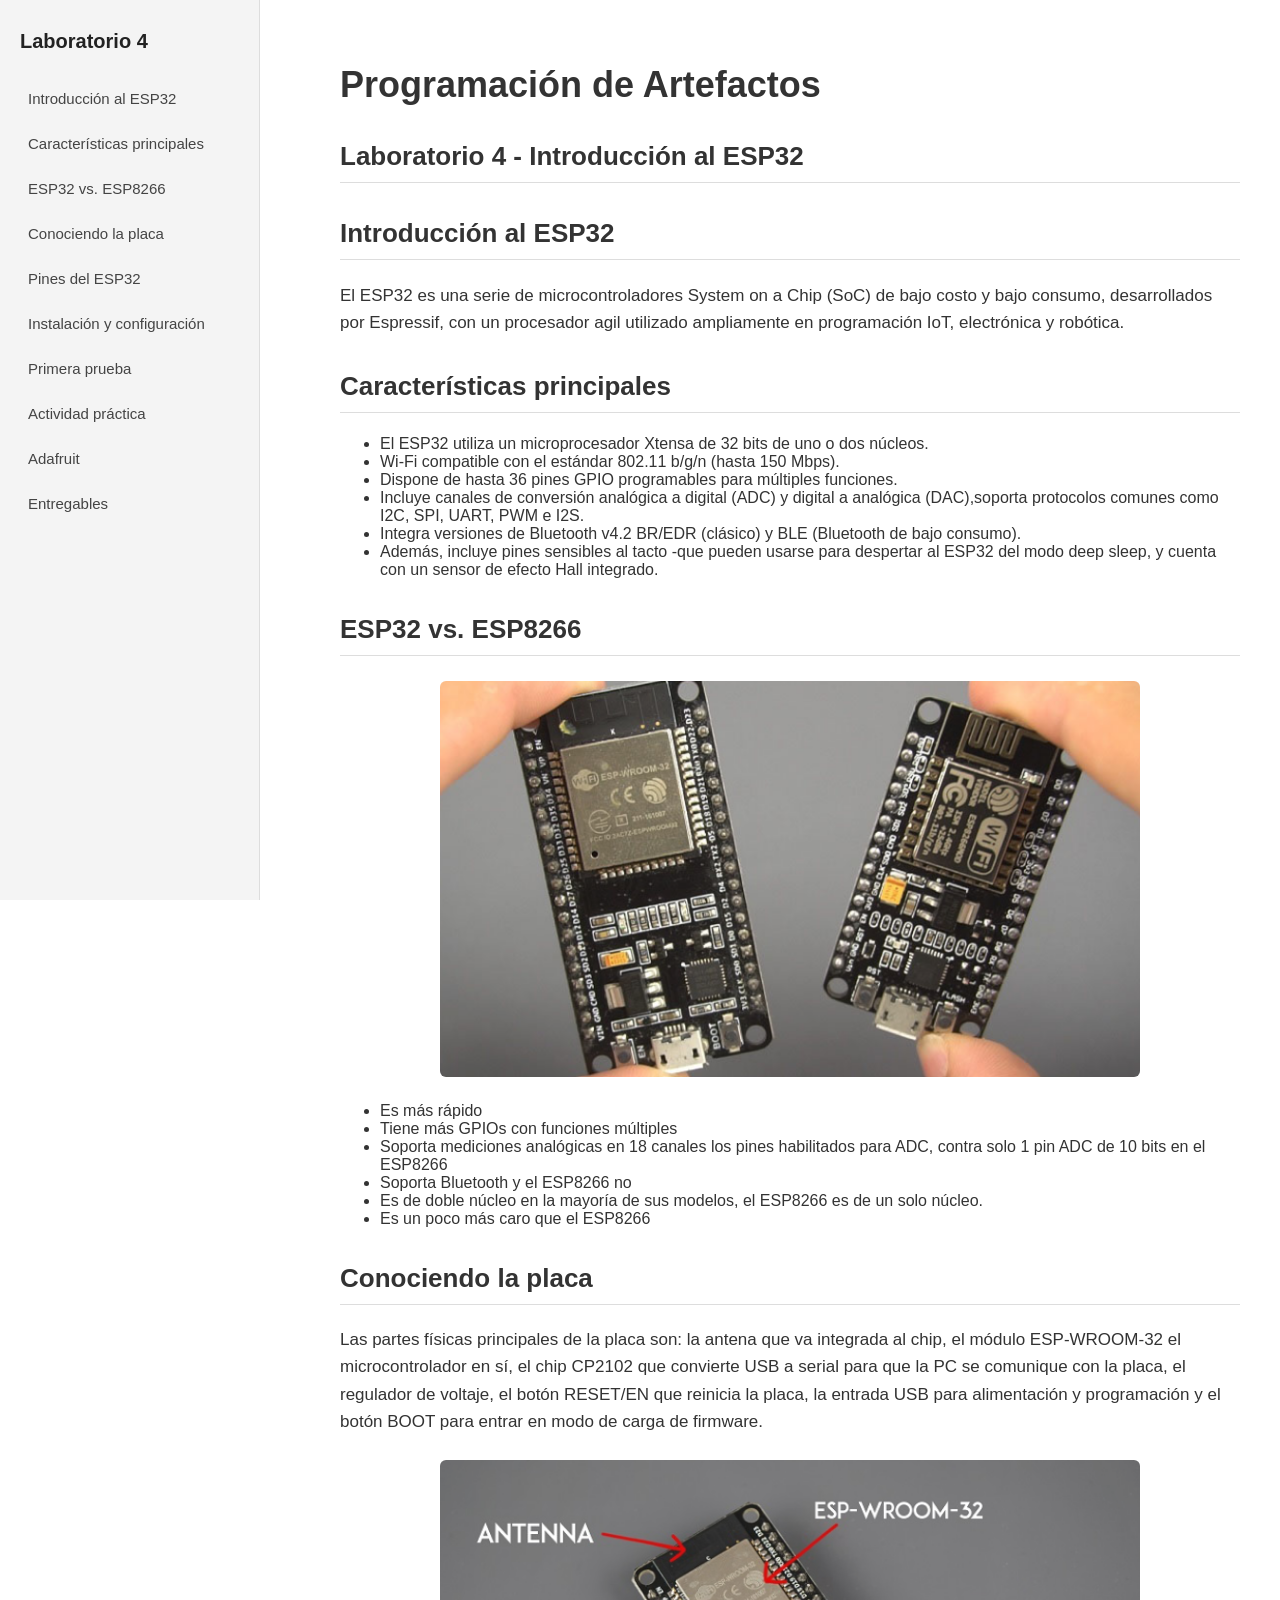
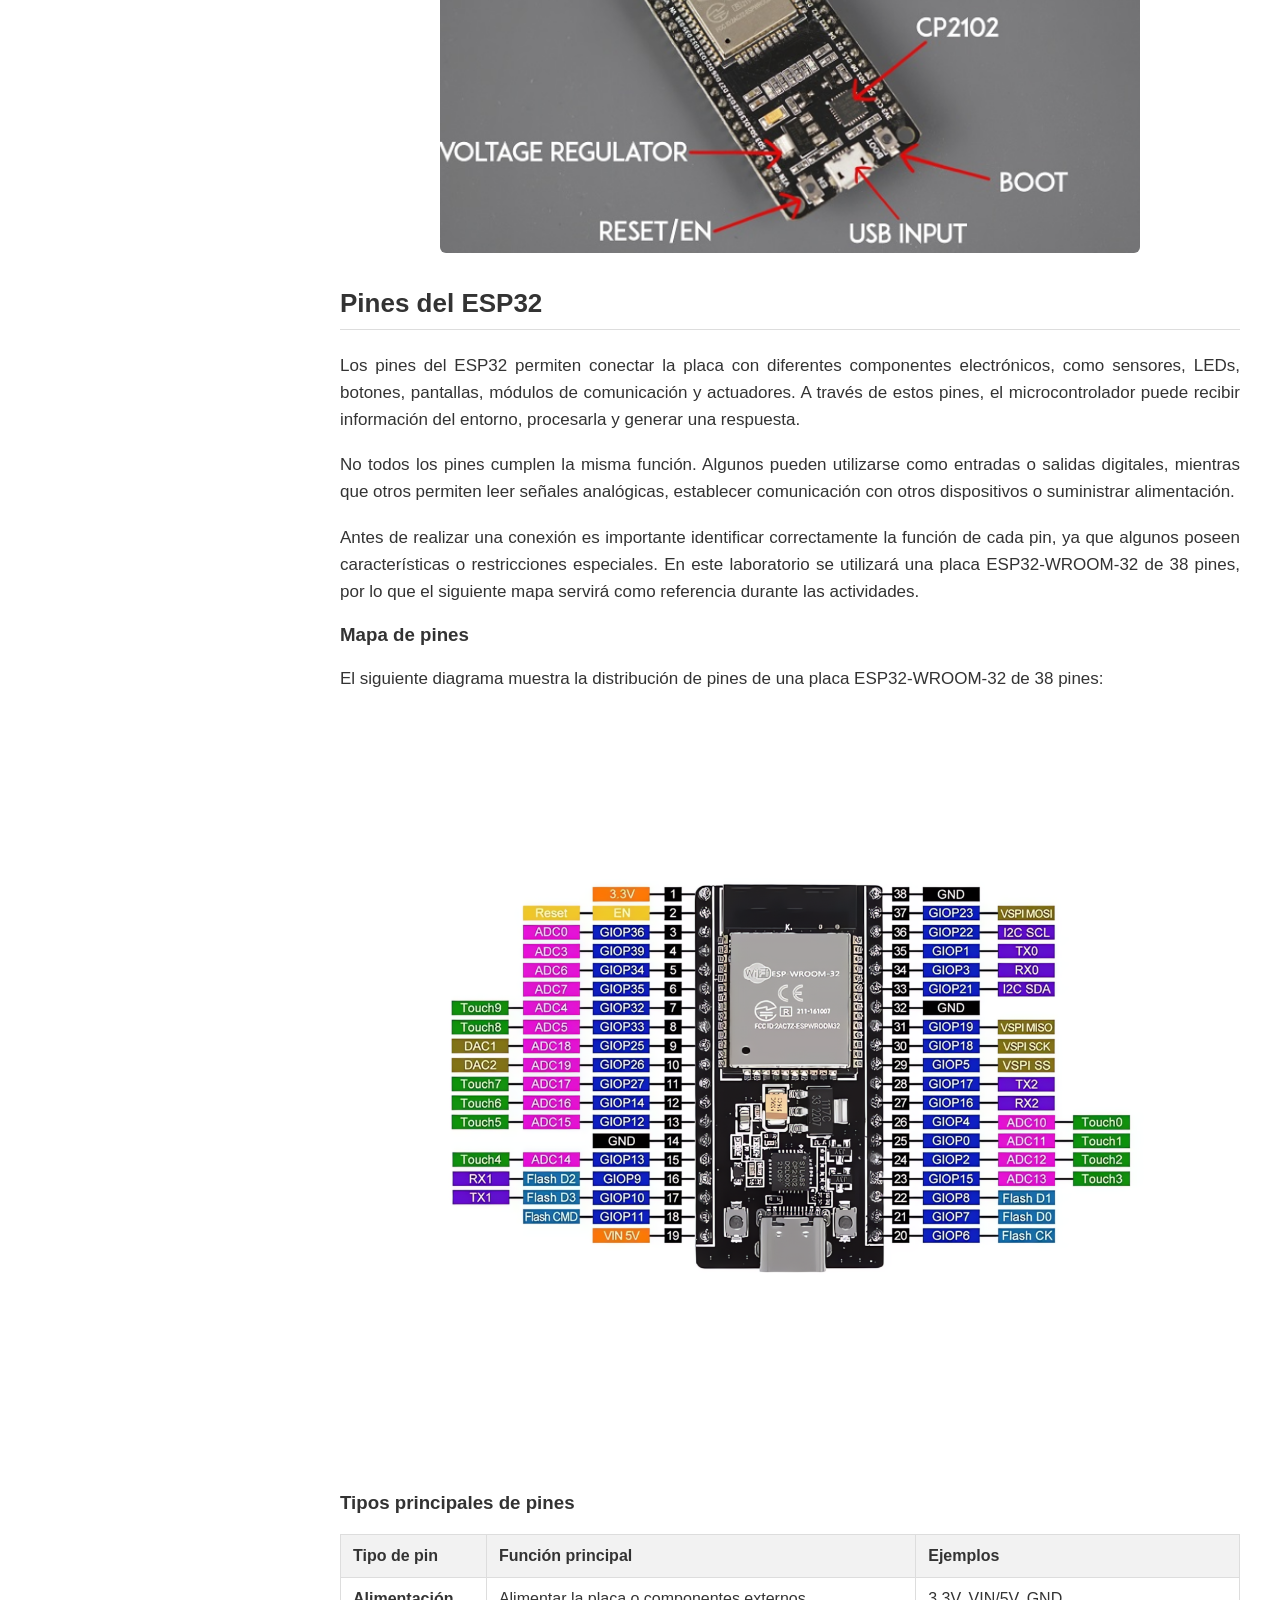
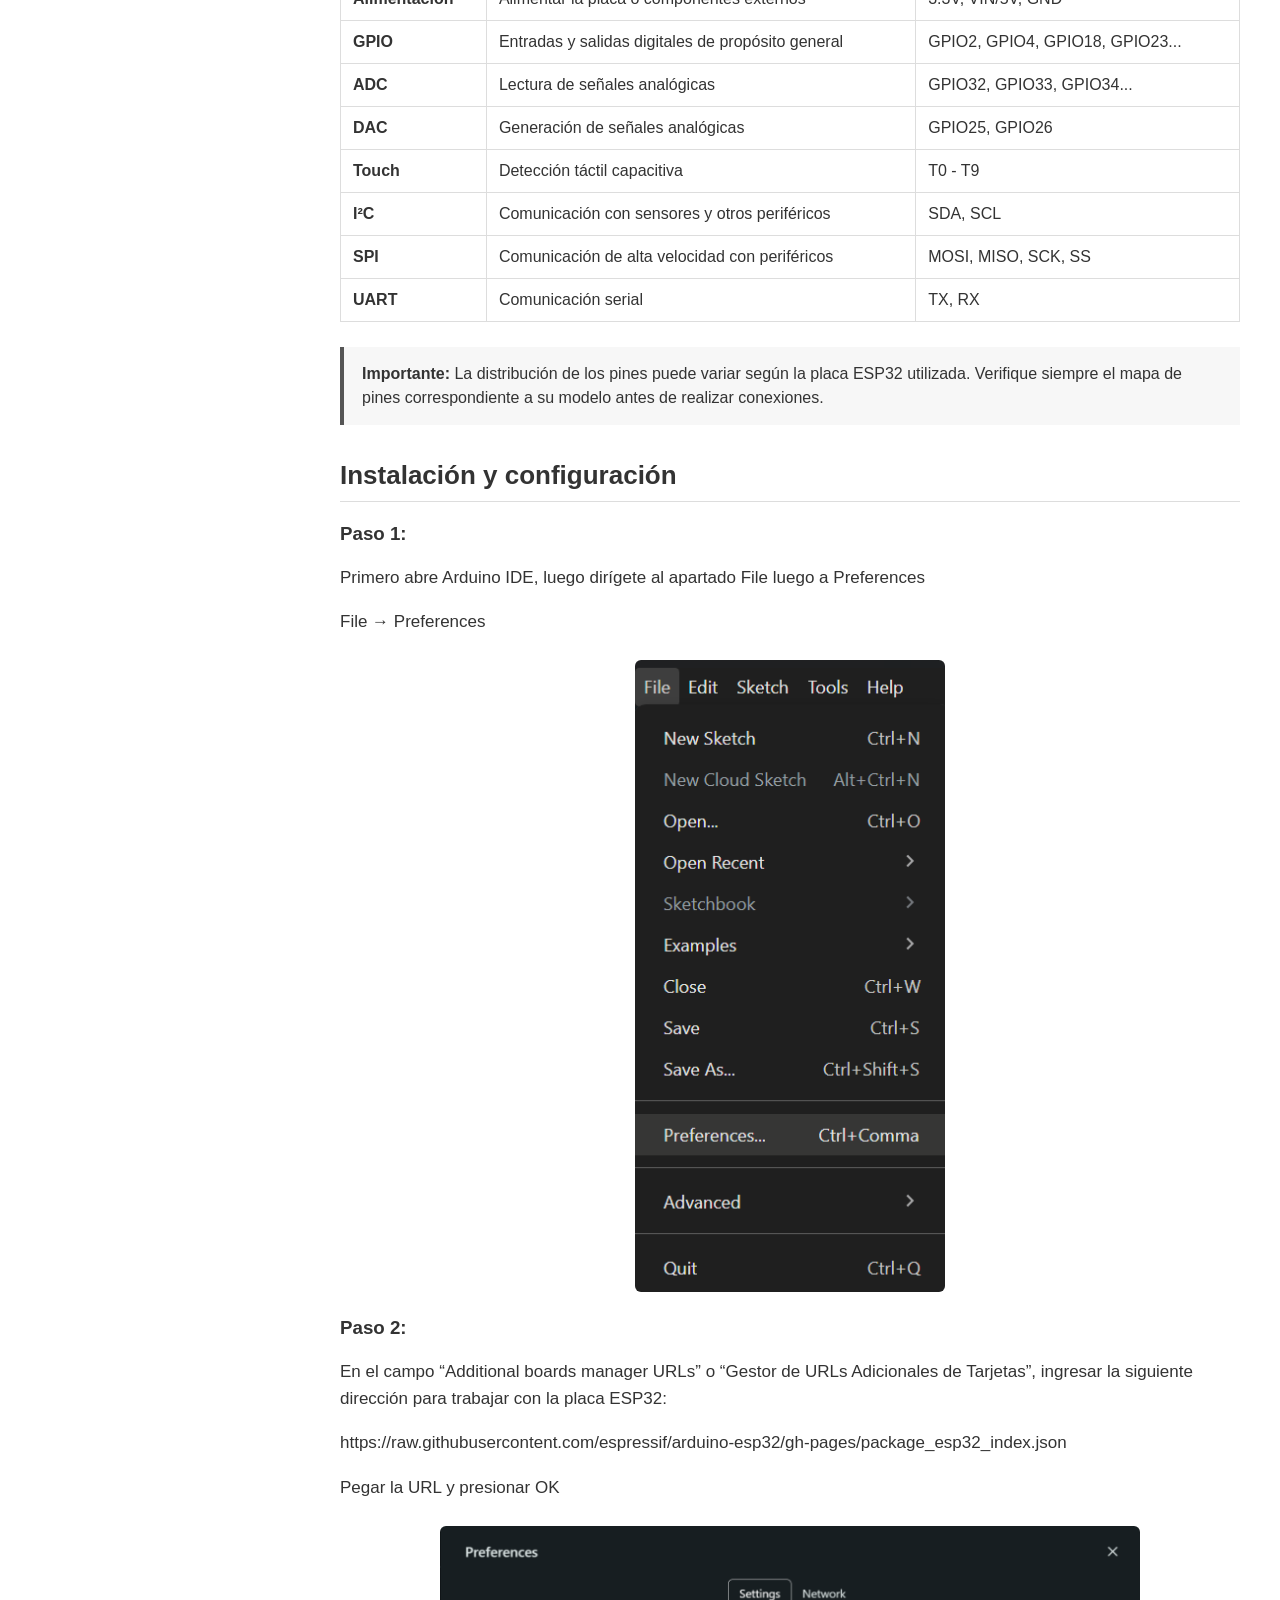
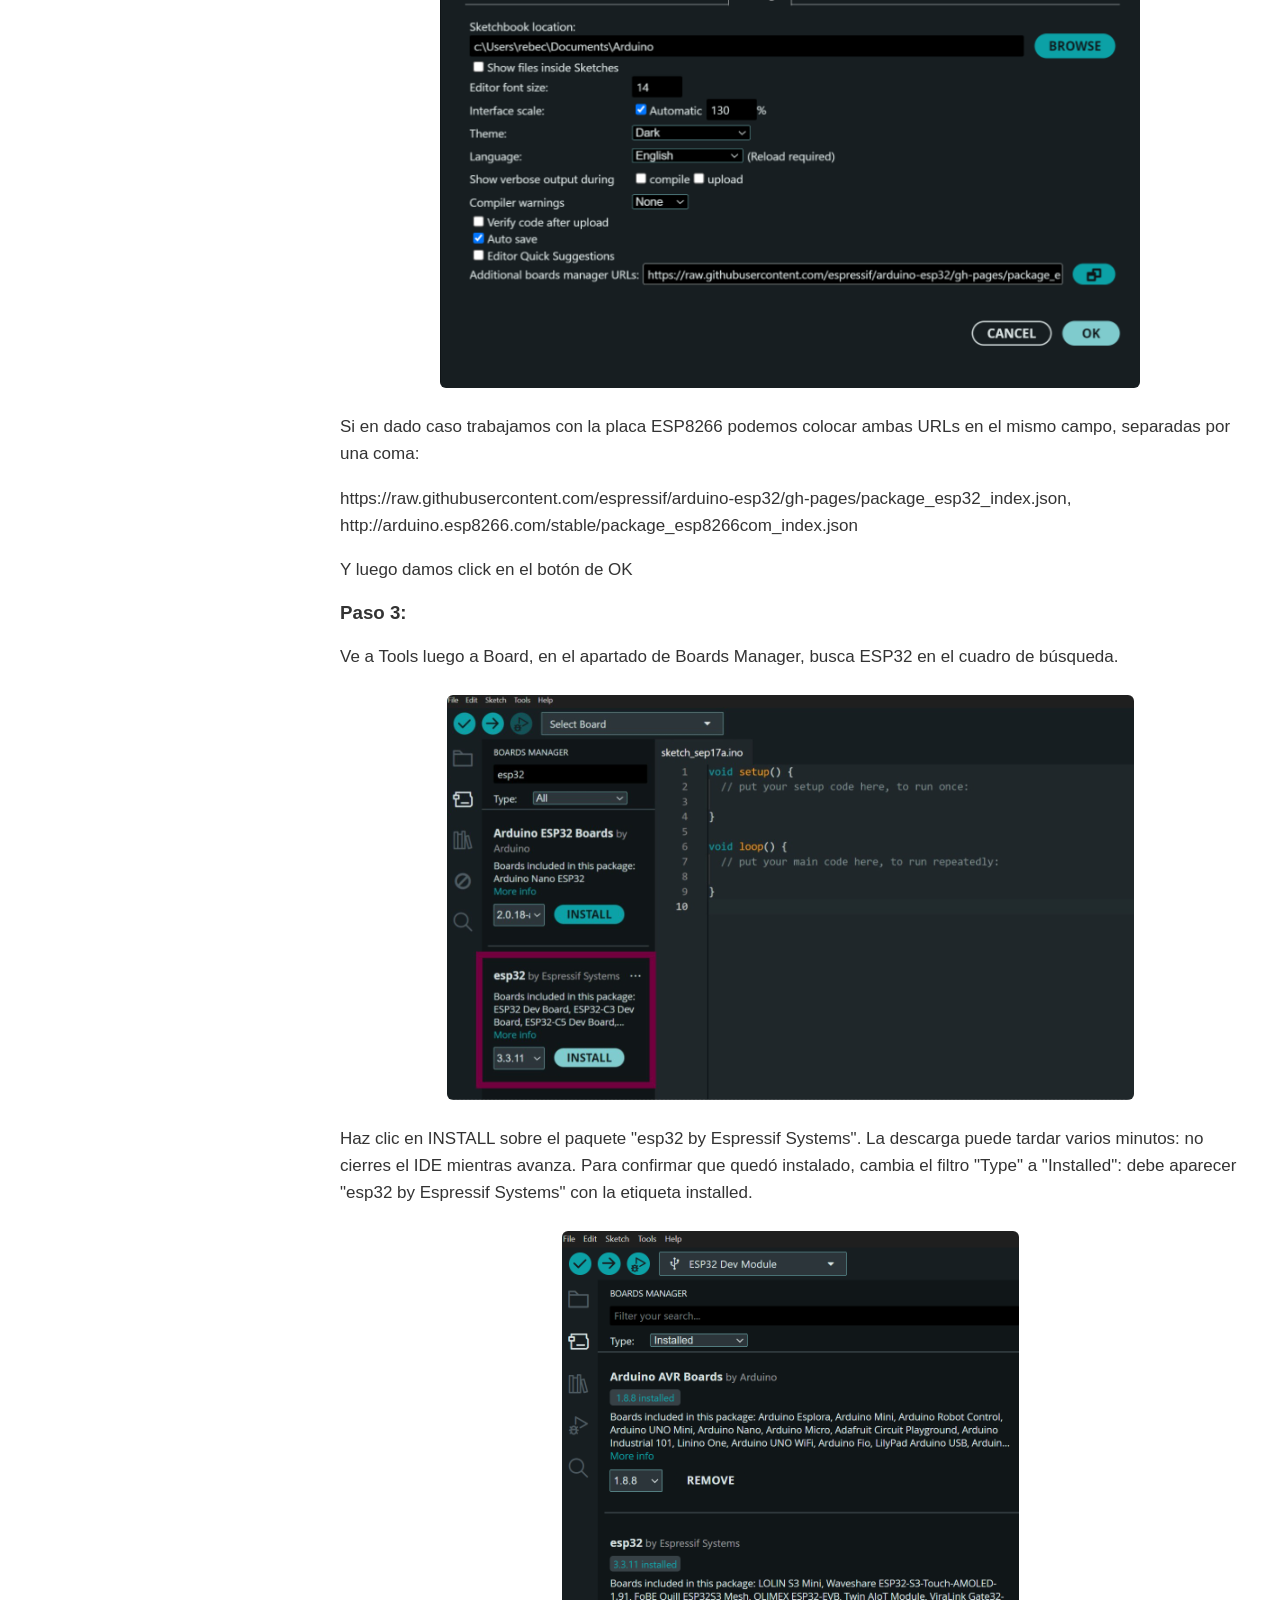
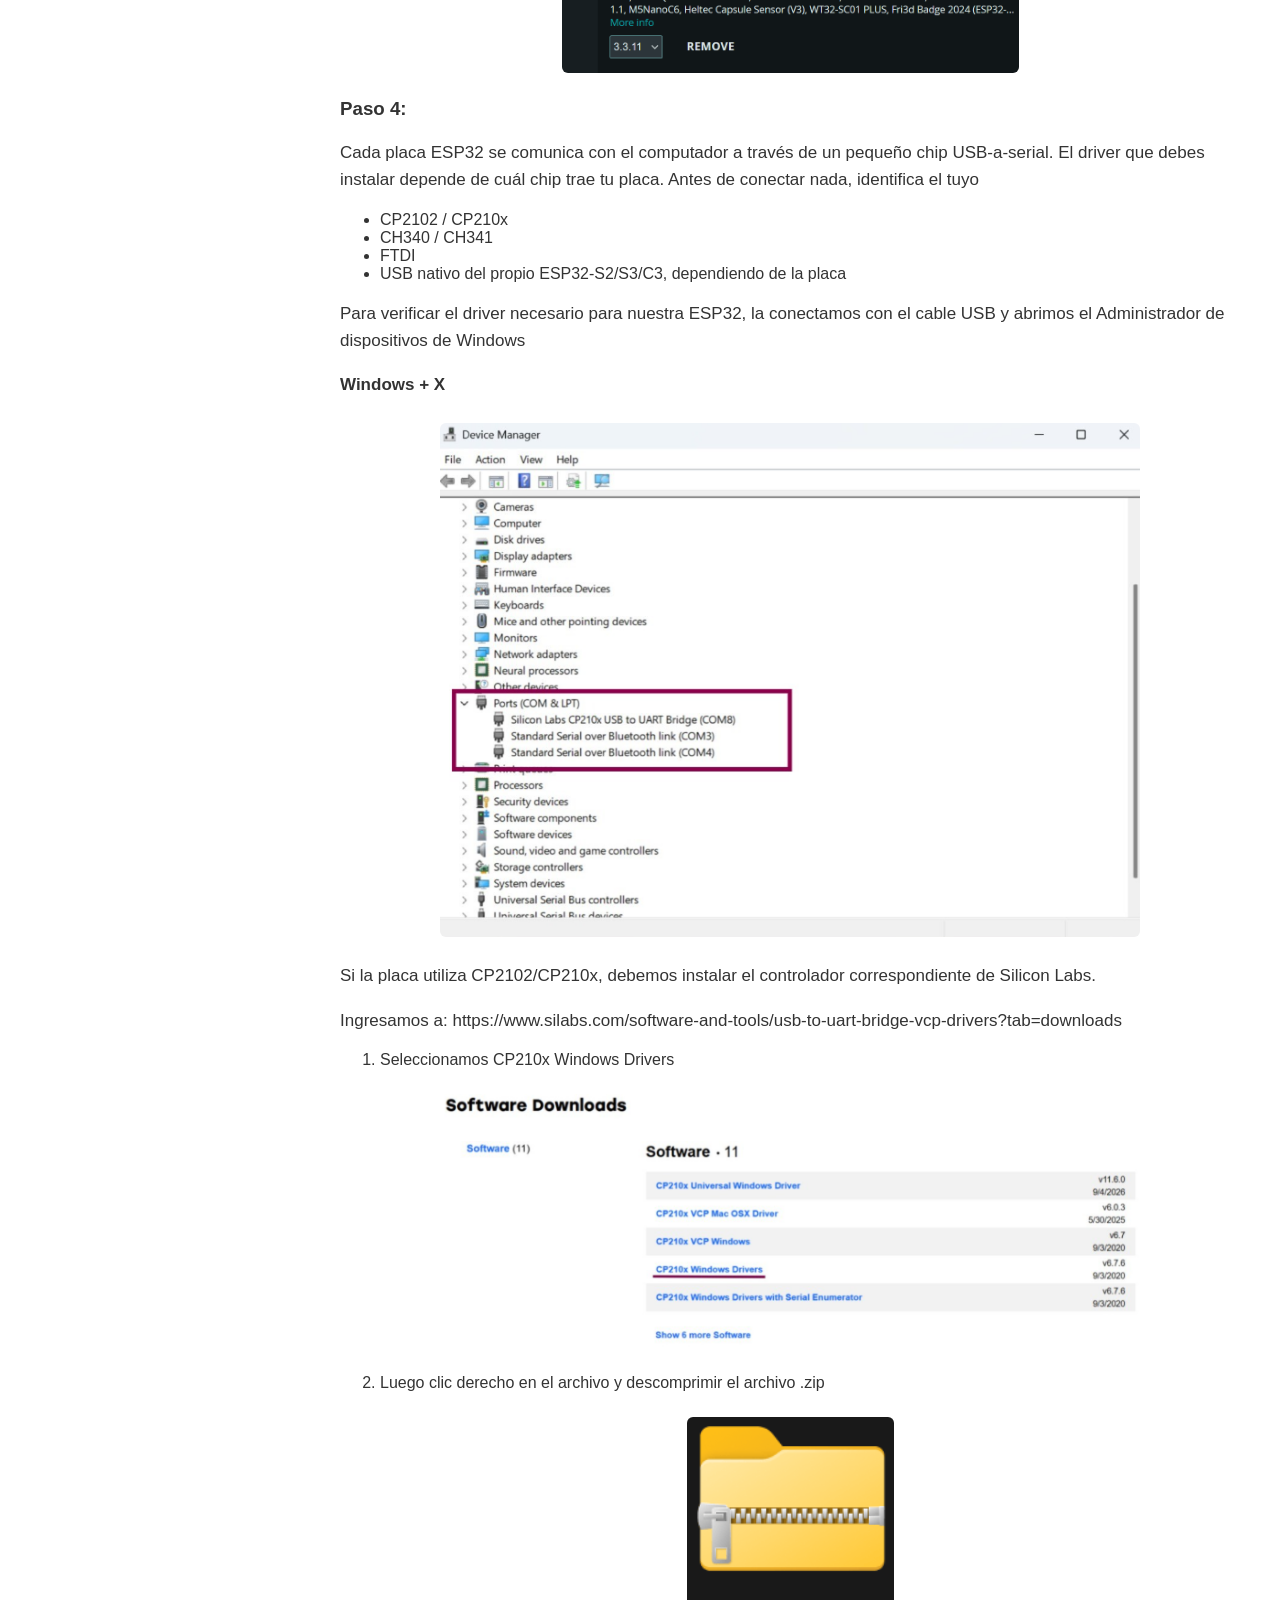
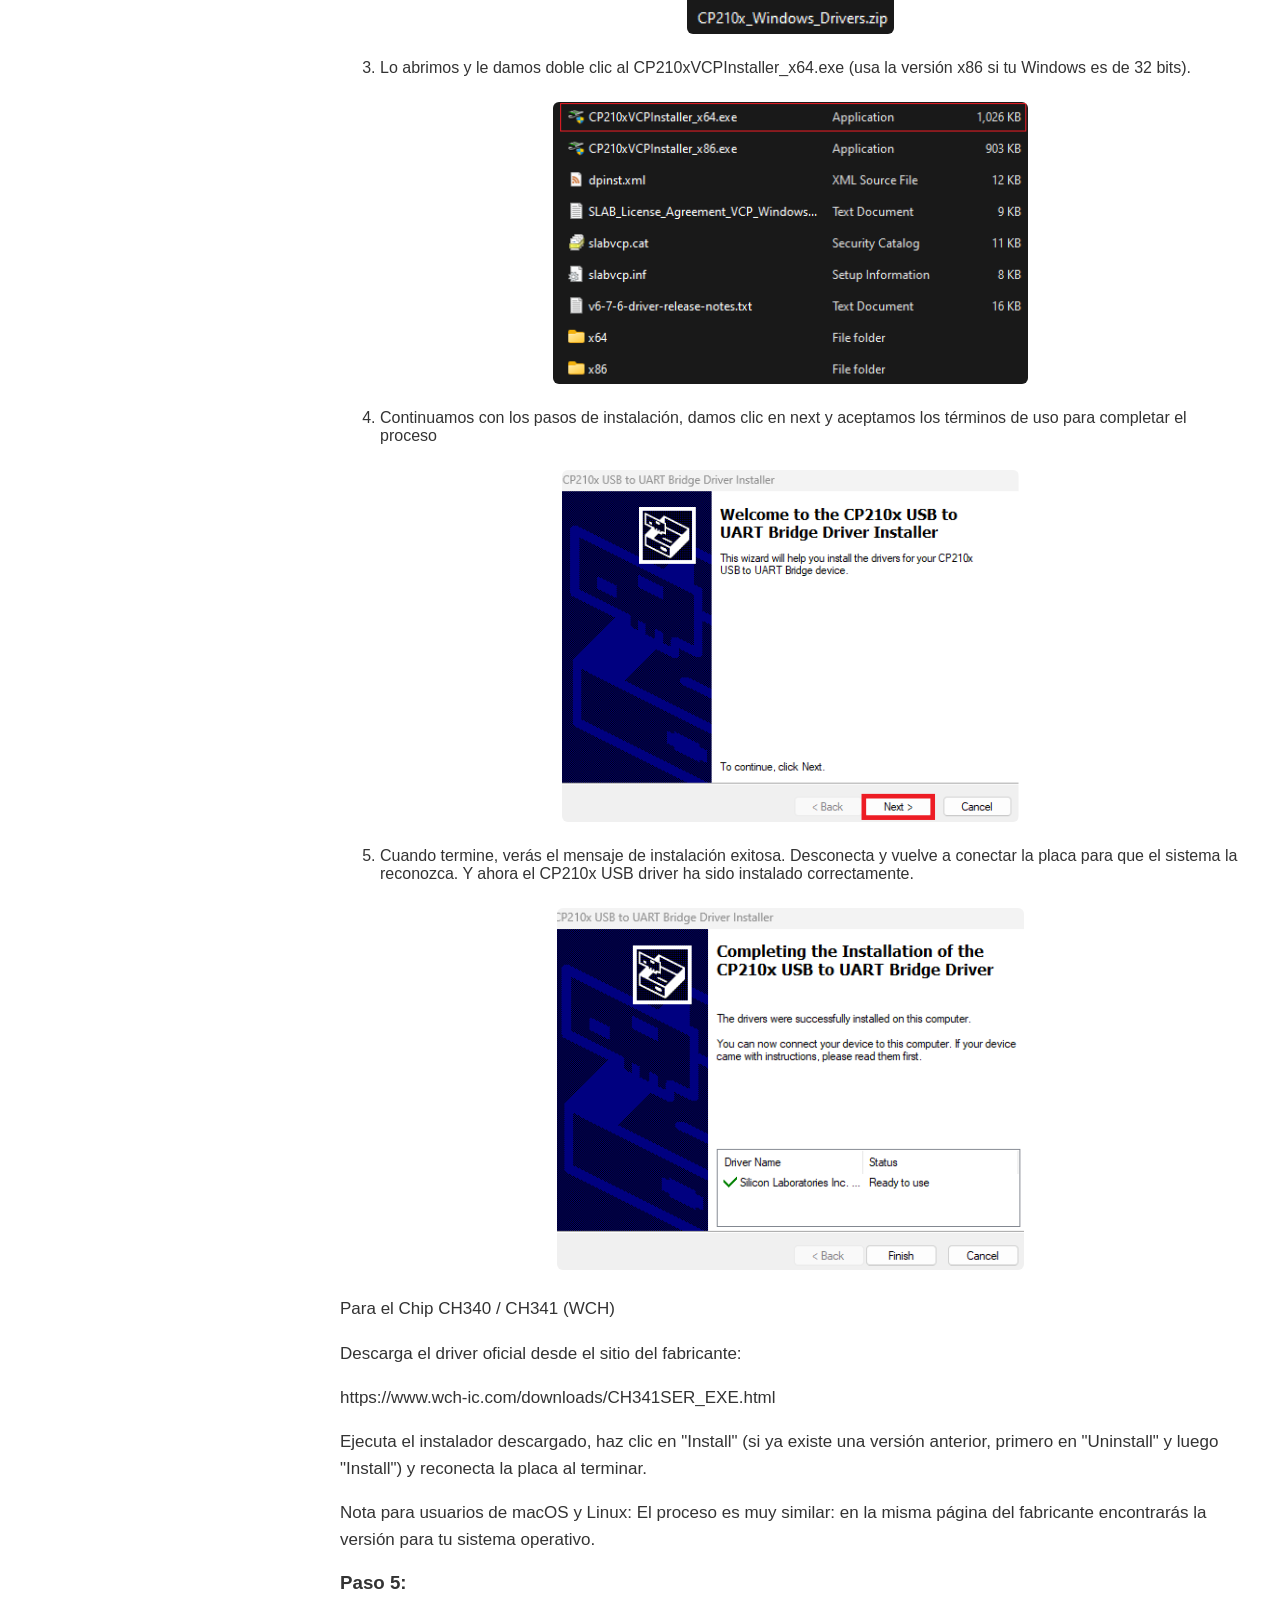
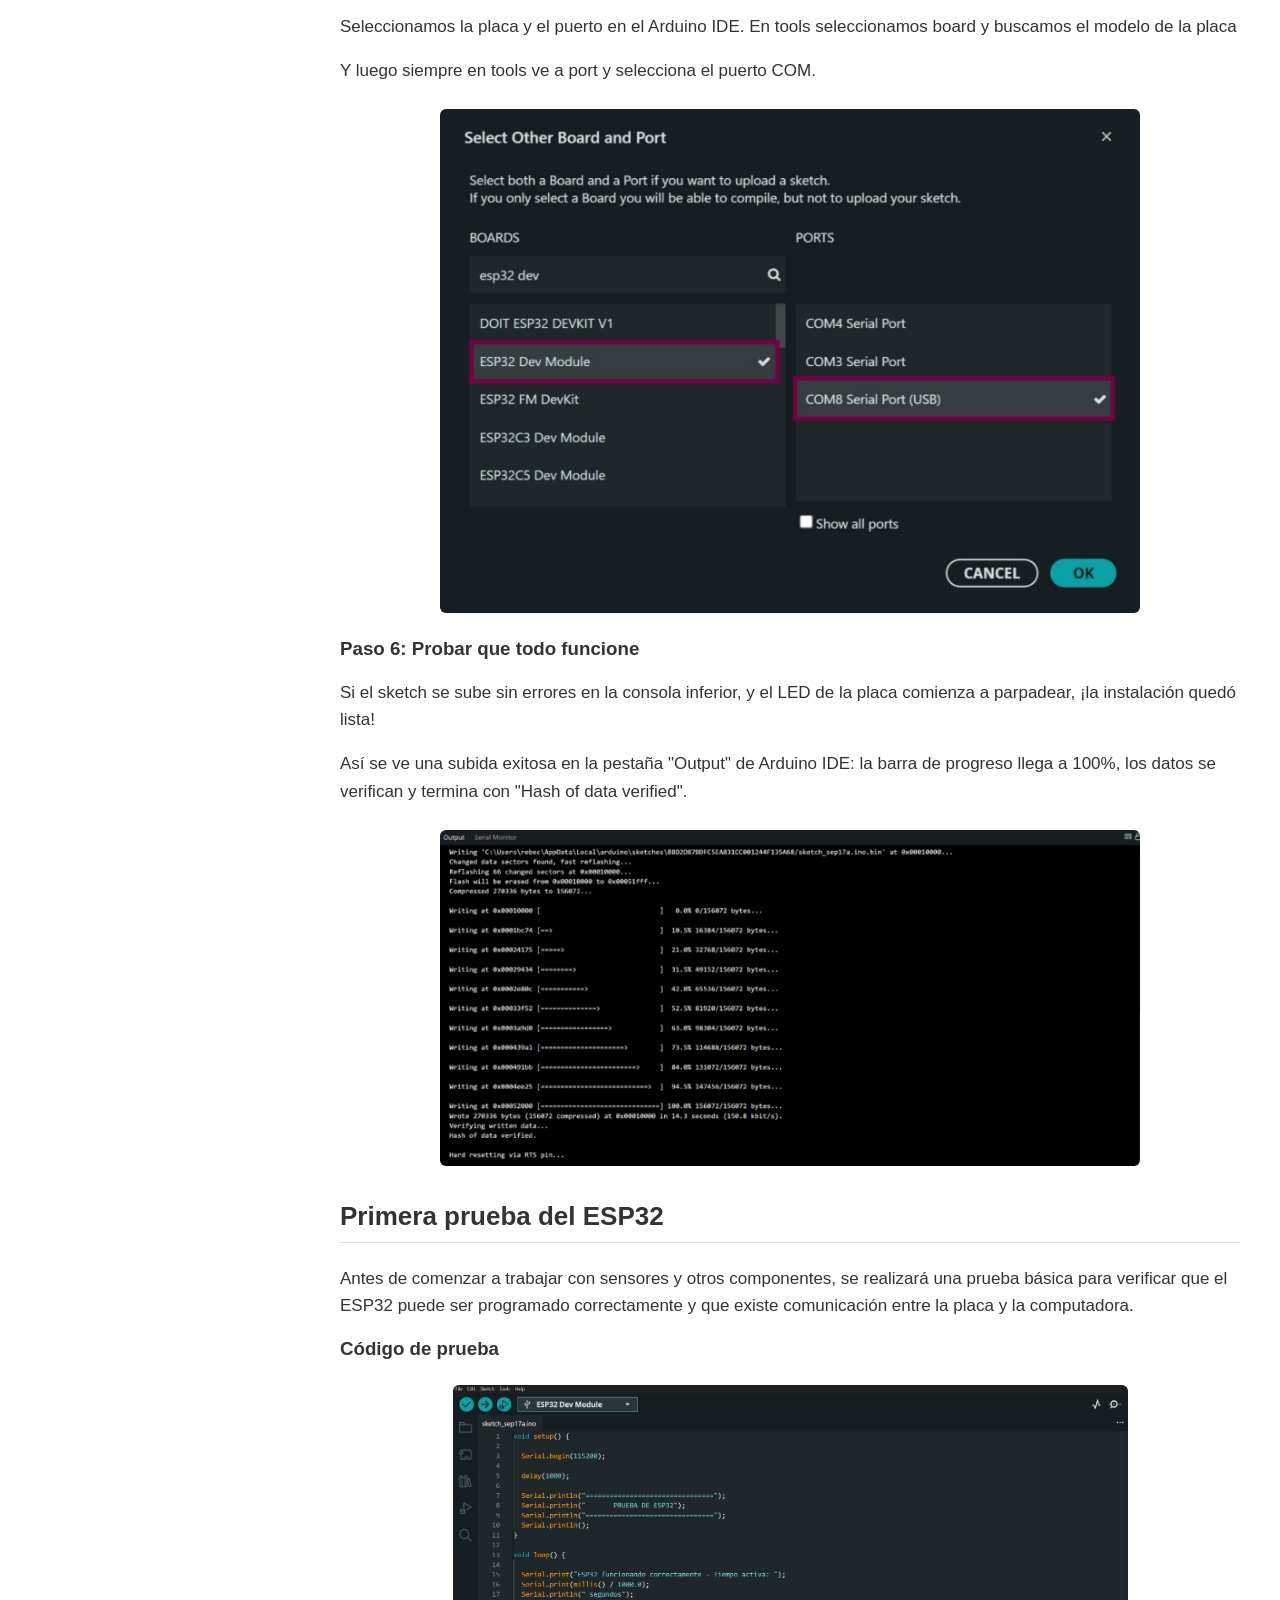
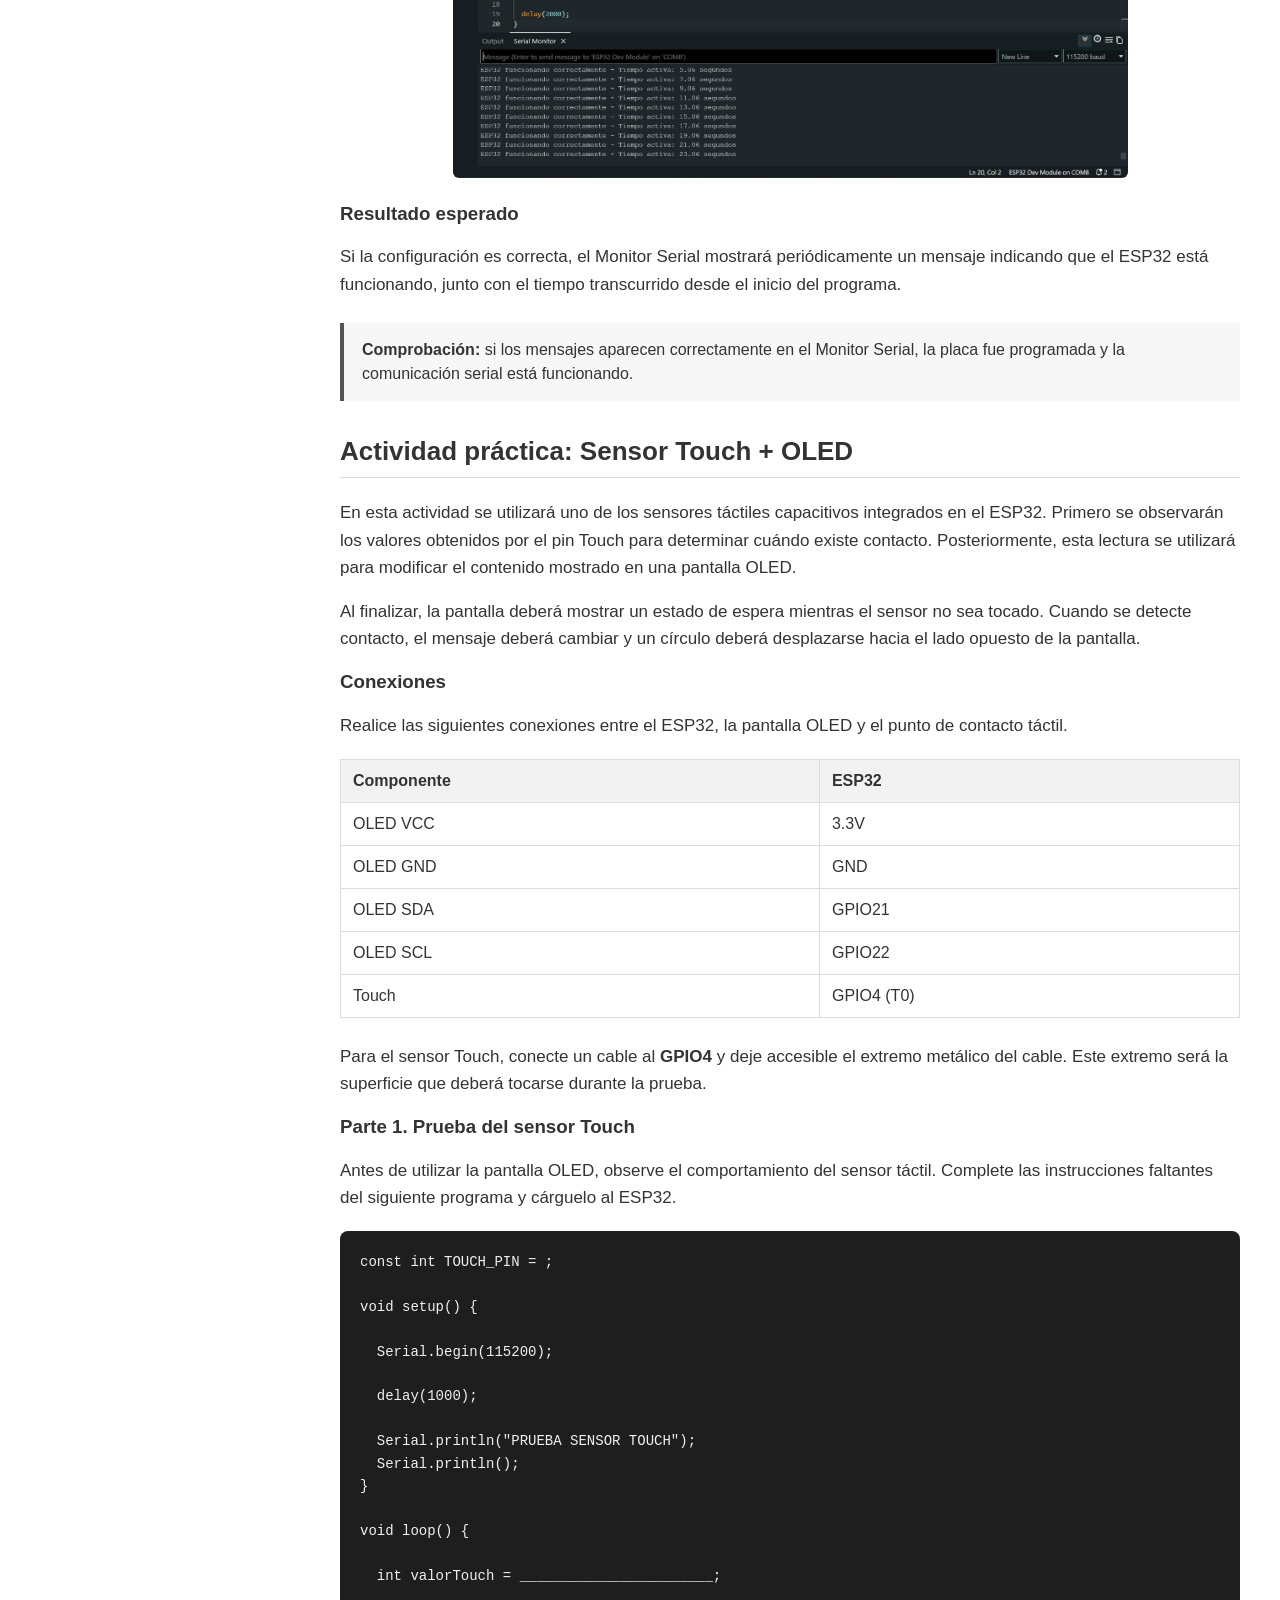
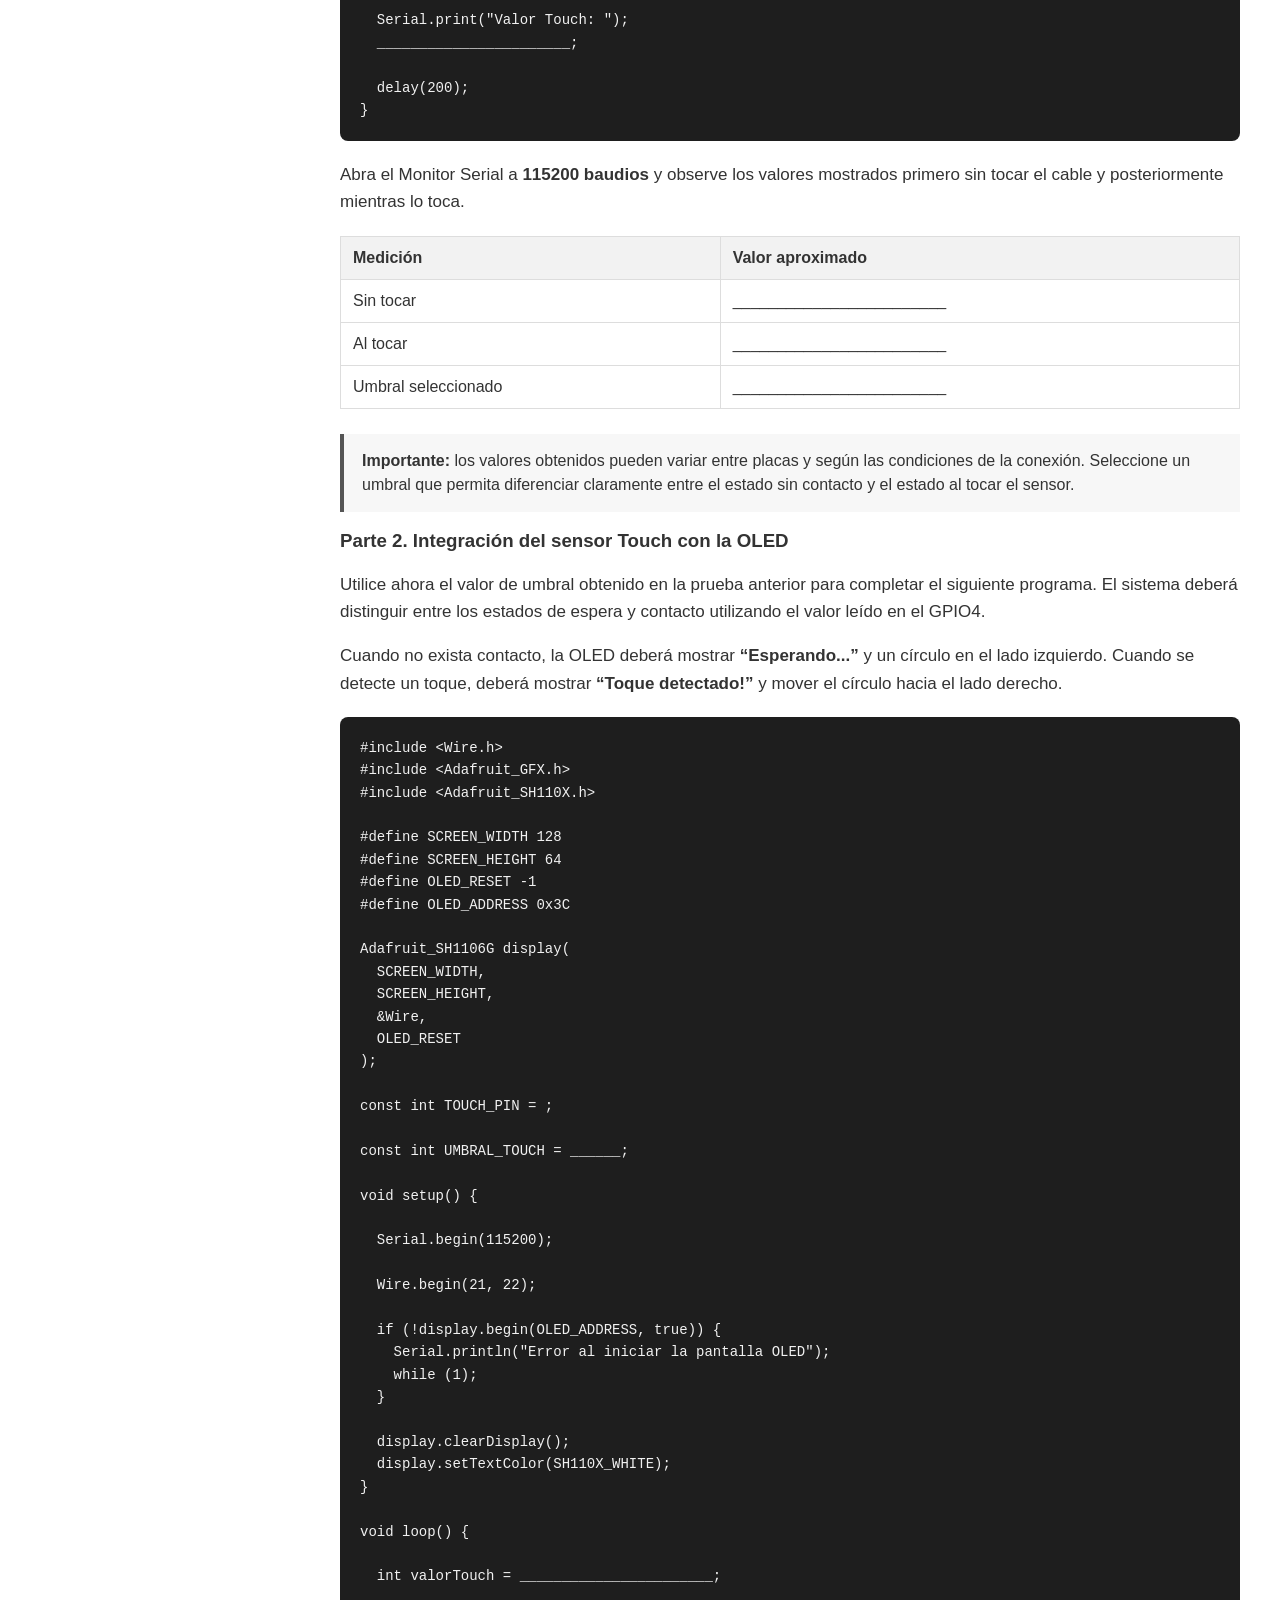
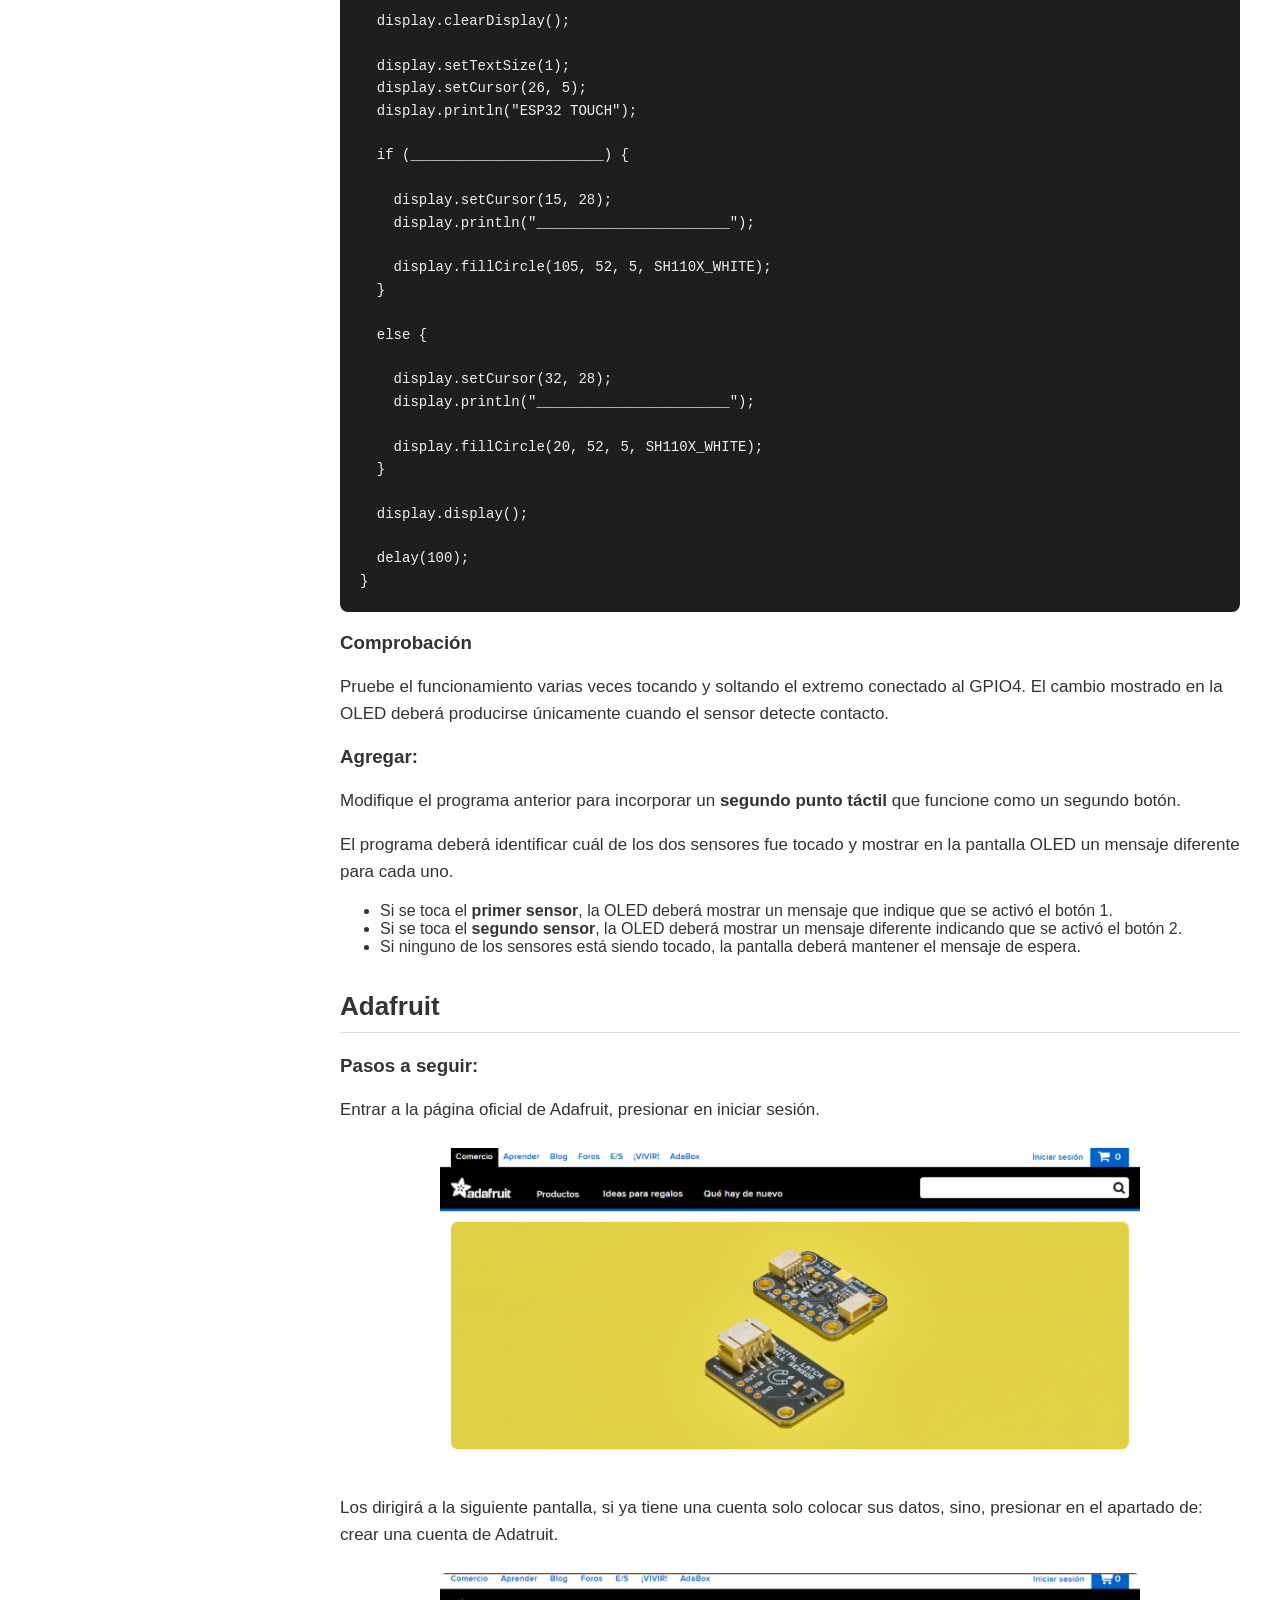
<file: index.html>
<!DOCTYPE html>
<html lang="es">

<head>
    <meta charset="UTF-8">
    <title>Programación de Artefactos</title>

    <link rel="stylesheet" href="styles.css">
</head>

<body>

    <nav class="menu-lateral">

        <h3>Laboratorio 4</h3>

        <a href="#introduccion">Introducción al ESP32</a>
        <a href="#caracteristicas">Características principales</a>
        <a href="#comparacion">ESP32 vs. ESP8266</a>
        <a href="#placa">Conociendo la placa</a>
        <a href="#pines">Pines del ESP32</a>
        <a href="#instalacion">Instalación y configuración</a>
        <a href="#prueba">Primera prueba</a>
        <a href="#actividad">Actividad práctica</a>
        <a href="#adafruit">Adafruit</a>
        <a href="#entregables">Entregables</a>

    </nav>

    <div class="contenedor">

        <h1>Programación de Artefactos</h1>

        <h2>Laboratorio 4 - Introducción al ESP32</h2>
<section id="introduccion">

    <h2>Introducción al ESP32</h2>

    <p>
        El ESP32 es una serie de microcontroladores System on a Chip (SoC) de bajo costo y bajo
        consumo, desarrollados por Espressif, con un procesador agil utilizado ampliamente en
        programación IoT, electrónica y robótica.
    </p>

</section>

<section id="caracteristicas">

    <h2>Características principales</h2>

    <ul>
        <li>
            El ESP32 utiliza un microprocesador Xtensa de 32 bits de uno o dos núcleos.
        </li>

        <li>
            Wi-Fi compatible con el estándar 802.11 b/g/n (hasta 150 Mbps).
        </li>

        <li>
            Dispone de hasta 36 pines GPIO programables para múltiples funciones.
        </li>

        <li>
            Incluye canales de conversión analógica a digital (ADC) y digital a analógica
            (DAC),soporta protocolos comunes como I2C, SPI, UART, PWM e I2S.
        </li>

        <li>
            Integra versiones de Bluetooth v4.2 BR/EDR (clásico) y BLE (Bluetooth de bajo consumo).
        </li>

        <li>
            Además, incluye pines sensibles al tacto -que pueden usarse para despertar al ESP32 del
            modo deep sleep, y cuenta con un sensor de efecto Hall integrado.
        </li>
    </ul>

</section>


<section id="comparacion">

    <h2>ESP32 vs. ESP8266</h2>

    <img
        src="imagenes/intro1.png"
        alt="ESP32 y ESP8266"
        class="imagen-instalacion"
    >

    <ul>
        <li>
            Es más rápido
        </li>

        <li>
            Tiene más GPIOs con funciones múltiples
        </li>

        <li>
            Soporta mediciones analógicas en 18 canales los pines habilitados para ADC, contra solo
            1 pin ADC de 10 bits en el ESP8266
        </li>

        <li>
            Soporta Bluetooth y el ESP8266 no
        </li>

        <li>
            Es de doble núcleo en la mayoría de sus modelos, el ESP8266 es de un solo núcleo.
        </li>

        <li>
            Es un poco más caro que el ESP8266
        </li>
    </ul>

</section>


<section id="placa">

    <h2>Conociendo la placa</h2>

    <p>
        Las partes físicas principales de la placa son: la antena que va integrada al chip, el módulo
        ESP-WROOM-32 el microcontrolador en sí, el chip CP2102 que convierte USB a serial para que la PC
        se comunique con la placa, el regulador de voltaje, el botón RESET/EN que reinicia la placa, la
        entrada USB para alimentación y programación y el botón BOOT para entrar en modo de carga de
        firmware.
    </p>

    <img
        src="imagenes/intro2.png"
        alt="Partes principales de la placa ESP32"
        class="imagen-instalacion"
    >

</section>

        <section id="pines">

    <h2>Pines del ESP32</h2>

<div class="texto-justificado">

    <p>
        Los pines del ESP32 permiten conectar la placa con diferentes
        componentes electrónicos, como sensores, LEDs, botones, pantallas,
        módulos de comunicación y actuadores. A través de estos pines,
        el microcontrolador puede recibir información del entorno,
        procesarla y generar una respuesta.
    </p>

    <p>
        No todos los pines cumplen la misma función. Algunos pueden
        utilizarse como entradas o salidas digitales, mientras que otros
        permiten leer señales analógicas, establecer comunicación con
        otros dispositivos o suministrar alimentación.
    </p>

    <p>
        Antes de realizar una conexión es importante identificar
        correctamente la función de cada pin, ya que algunos poseen
        características o restricciones especiales. En este laboratorio
        se utilizará una placa ESP32-WROOM-32 de 38 pines, por lo que
        el siguiente mapa servirá como referencia durante las actividades.
    </p>

</div>

    <h3>Mapa de pines</h3>

    <p>
        El siguiente diagrama muestra la distribución de pines de una
        placa ESP32-WROOM-32 de 38 pines:
    </p>

    <img
        src="imagenes/pinout-esp32-38-pines.png"
        alt="Mapa de pines de ESP32-WROOM-32 de 38 pines"
        class="imagen-pinout"
    >

    <h3>Tipos principales de pines</h3>

    <table class="tabla-pines">

        <tr>
            <th>Tipo de pin</th>
            <th>Función principal</th>
            <th>Ejemplos</th>
        </tr>

        <tr>
            <td><strong>Alimentación</strong></td>
            <td>Alimentar la placa o componentes externos</td>
            <td>3.3V, VIN/5V, GND</td>
        </tr>

        <tr>
            <td><strong>GPIO</strong></td>
            <td>Entradas y salidas digitales de propósito general</td>
            <td>GPIO2, GPIO4, GPIO18, GPIO23...</td>
        </tr>

        <tr>
            <td><strong>ADC</strong></td>
            <td>Lectura de señales analógicas</td>
            <td>GPIO32, GPIO33, GPIO34...</td>
        </tr>

        <tr>
            <td><strong>DAC</strong></td>
            <td>Generación de señales analógicas</td>
            <td>GPIO25, GPIO26</td>
        </tr>

        <tr>
            <td><strong>Touch</strong></td>
            <td>Detección táctil capacitiva</td>
            <td>T0 - T9</td>
        </tr>

        <tr>
            <td><strong>I²C</strong></td>
            <td>Comunicación con sensores y otros periféricos</td>
            <td>SDA, SCL</td>
        </tr>

        <tr>
            <td><strong>SPI</strong></td>
            <td>Comunicación de alta velocidad con periféricos</td>
            <td>MOSI, MISO, SCK, SS</td>
        </tr>

        <tr>
            <td><strong>UART</strong></td>
            <td>Comunicación serial</td>
            <td>TX, RX</td>
        </tr>

    </table>

    <div class="advertencia">

        <strong>Importante:</strong>

        La distribución de los pines puede variar según la placa ESP32
        utilizada. Verifique siempre el mapa de pines correspondiente
        a su modelo antes de realizar conexiones.

    </div>

</section>
<section id="instalacion">

    <h2>Instalación y configuración</h2>


    <h3>Paso 1:</h3>

    <p>
        Primero abre Arduino IDE, luego dirígete al apartado File luego a Preferences
    </p>

    <p>
        File → Preferences
    </p>

    <img
        src="imagenes/imagen1.png"
        alt="File Preferences"
        class="imagen-instalacion"
    >


    <h3>Paso 2:</h3>

    <p>
        En el campo “Additional boards manager URLs” o “Gestor de URLs Adicionales de Tarjetas”,
        ingresar la siguiente dirección para trabajar con la placa ESP32:
    </p>

    <p>
        https://raw.githubusercontent.com/espressif/arduino-esp32/gh-pages/package_esp32_index.json
    </p>

    <p>
        Pegar la URL y presionar OK
    </p>

    <img
        src="imagenes/imagen2.png"
        alt="Additional boards manager URLs"
        class="imagen-instalacion"
    >

    <p>
        Si en dado caso trabajamos con la placa ESP8266 podemos colocar ambas URLs en el mismo
        campo, separadas por una coma:
    </p>

    <p>
        https://raw.githubusercontent.com/espressif/arduino-esp32/gh-pages/package_esp32_index.json,
        <br>
        http://arduino.esp8266.com/stable/package_esp8266com_index.json
    </p>

    <p>
        Y luego damos click en el botón de OK
    </p>


    <h3>Paso 3:</h3>

    <p>
        Ve a Tools luego a Board, en el apartado de Boards Manager, busca ESP32 en el cuadro de
        búsqueda.
    </p>

    <img
        src="imagenes/imagen3.png"
        alt="Boards Manager ESP32"
        class="imagen-instalacion"
    >

    <p>
        Haz clic en INSTALL sobre el paquete "esp32 by Espressif Systems". La descarga puede tardar varios
        minutos: no cierres el IDE mientras avanza. Para confirmar que quedó instalado, cambia el filtro "Type" a
        "Installed": debe aparecer "esp32 by Espressif Systems" con la etiqueta installed.
    </p>

    <img
        src="imagenes/imagen4.png"
        alt="ESP32 instalado"
        class="imagen-instalacion"
    >


    <h3>Paso 4:</h3>

    <p>
        Cada placa ESP32 se comunica con el computador a través de un pequeño chip USB-a-serial. El driver
        que debes instalar depende de cuál chip trae tu placa. Antes de conectar nada, identifica el tuyo
    </p>

    <ul>
        <li>CP2102 / CP210x</li>
        <li>CH340 / CH341</li>
        <li>FTDI</li>
        <li>USB nativo del propio ESP32-S2/S3/C3, dependiendo de la placa</li>
    </ul>

    <p>
        Para verificar el driver necesario para nuestra ESP32, la conectamos con el cable USB y abrimos
        el Administrador de dispositivos de Windows
    </p>

    <p>
        <strong>Windows + X</strong>
    </p>

    <img
        src="imagenes/imagen5.png"
        alt="Administrador de dispositivos de Windows"
        class="imagen-instalacion"
    >

    <p>
        Si la placa utiliza CP2102/CP210x, debemos instalar el controlador correspondiente de Silicon
        Labs.
    </p>

    <p>
        Ingresamos a:
        https://www.silabs.com/software-and-tools/usb-to-uart-bridge-vcp-drivers?tab=downloads
    </p>

    <ol>
        <li>Seleccionamos CP210x Windows Drivers</li>
    </ol>

    <img
        src="imagenes/imagen6.png"
        alt="CP210x Windows Drivers"
        class="imagen-instalacion"
    >

    <ol start="2">
        <li>
            Luego clic derecho en el archivo y descomprimir el archivo .zip
        </li>
    </ol>

    <img
        src="imagenes/imagen7.png"
        alt="Archivo CP210x Windows Drivers zip"
        class="imagen-instalacion"
    >

    <ol start="3">
        <li>
            Lo abrimos y le damos doble clic al CP210xVCPInstaller_x64.exe (usa la versión x86 si
            tu Windows es de 32 bits).
        </li>
    </ol>

    <img
        src="imagenes/imagen8.png"
        alt="CP210xVCPInstaller"
        class="imagen-instalacion"
    >

    <ol start="4">
        <li>
            Continuamos con los pasos de instalación, damos clic en next y aceptamos los términos
            de uso para completar el proceso
        </li>
    </ol>

    <img
        src="imagenes/imagen9.png"
        alt="Instalación CP210x"
        class="imagen-instalacion"
    >

    <ol start="5">
        <li>
            Cuando termine, verás el mensaje de instalación exitosa. Desconecta y vuelve a conectar
            la placa para que el sistema la reconozca. Y ahora el CP210x USB driver ha sido
            instalado correctamente.
        </li>
    </ol>

    <img
        src="imagenes/imagen10.png"
        alt="Instalación exitosa CP210x"
        class="imagen-instalacion"
    >

    <p>
        Para el Chip CH340 / CH341 (WCH)
    </p>

    <p>
        Descarga el driver oficial desde el sitio del fabricante:
    </p>

    <p>
        https://www.wch-ic.com/downloads/CH341SER_EXE.html
    </p>

    <p>
        Ejecuta el instalador descargado, haz clic en "Install" (si ya existe una versión anterior, primero
        en "Uninstall" y luego "Install") y reconecta la placa al terminar.
    </p>

    <p>
        Nota para usuarios de macOS y Linux: El proceso es muy similar: en la misma página del
        fabricante encontrarás la versión para tu sistema operativo.
    </p>


    <h3>Paso 5:</h3>

    <p>
        Seleccionamos la placa y el puerto en el Arduino IDE. En tools seleccionamos board y
        buscamos el modelo de la placa
    </p>

    <p>
        Y luego siempre en tools ve a port y selecciona el puerto COM.
    </p>

    <img
        src="imagenes/imagen11.png"
        alt="Seleccionar placa y puerto"
        class="imagen-instalacion"
    >


    <h3>Paso 6: Probar que todo funcione</h3>

    <p>
        Si el sketch se sube sin errores en la consola inferior, y el LED de la placa comienza a parpadear,
        ¡la instalación quedó lista!
    </p>

    <p>
        Así se ve una subida exitosa en la pestaña "Output" de Arduino IDE: la barra de progreso llega a
        100%, los datos se verifican y termina con "Hash of data verified".
    </p>

    <img
        src="imagenes/imagen12.png"
        alt="Subida exitosa en Arduino IDE"
        class="imagen-instalacion"
    >

</section>
        <section id="prueba">

    <h2>Primera prueba del ESP32</h2>

    <p>
        Antes de comenzar a trabajar con sensores y otros componentes,
        se realizará una prueba básica para verificar que el ESP32 puede
        ser programado correctamente y que existe comunicación entre la
        placa y la computadora.
    </p>

    <h3>Código de prueba</h3>

    <img
    src="imagenes/prueba-monitor-serial.jpeg"
    alt="Resultado de la prueba del ESP32 en el Monitor Serial de Arduino IDE"
    class="imagen-prueba"
>

<h3>Resultado esperado</h3>

<p>
    Si la configuración es correcta, el Monitor Serial mostrará
    periódicamente un mensaje indicando que el ESP32 está funcionando,
    junto con el tiempo transcurrido desde el inicio del programa.
</p>

    <div class="advertencia">
        <strong>Comprobación:</strong>
        si los mensajes aparecen correctamente en el Monitor Serial,
        la placa fue programada y la comunicación serial está funcionando.
    </div>

</section>
<section id="actividad">

    <h2>Actividad práctica: Sensor Touch + OLED</h2>

    <p>
        En esta actividad se utilizará uno de los sensores táctiles capacitivos
        integrados en el ESP32. Primero se observarán los valores obtenidos por
        el pin Touch para determinar cuándo existe contacto. Posteriormente,
        esta lectura se utilizará para modificar el contenido mostrado en una
        pantalla OLED.
    </p>

    <p>
        Al finalizar, la pantalla deberá mostrar un estado de espera mientras
        el sensor no sea tocado. Cuando se detecte contacto, el mensaje deberá
        cambiar y un círculo deberá desplazarse hacia el lado opuesto de la
        pantalla.
    </p>


    <h3>Conexiones</h3>

    <p>
        Realice las siguientes conexiones entre el ESP32, la pantalla OLED y
        el punto de contacto táctil.
    </p>

    <table class="tabla-pines">

        <tr>
            <th>Componente</th>
            <th>ESP32</th>
        </tr>

        <tr>
            <td>OLED VCC</td>
            <td>3.3V</td>
        </tr>

        <tr>
            <td>OLED GND</td>
            <td>GND</td>
        </tr>

        <tr>
            <td>OLED SDA</td>
            <td>GPIO21</td>
        </tr>

        <tr>
            <td>OLED SCL</td>
            <td>GPIO22</td>
        </tr>

        <tr>
            <td>Touch</td>
            <td>GPIO4 (T0)</td>
        </tr>

    </table>

    <p>
        Para el sensor Touch, conecte un cable al <strong>GPIO4</strong> y deje
        accesible el extremo metálico del cable. Este extremo será la superficie
        que deberá tocarse durante la prueba.
    </p>


    <h3>Parte 1. Prueba del sensor Touch</h3>

    <p>
        Antes de utilizar la pantalla OLED, observe el comportamiento del
        sensor táctil. Complete las instrucciones faltantes del siguiente
        programa y cárguelo al ESP32.
    </p>

    <pre><code>const int TOUCH_PIN = ;

void setup() {

  Serial.begin(115200);

  delay(1000);

  Serial.println("PRUEBA SENSOR TOUCH");
  Serial.println();
}

void loop() {

  int valorTouch = _______________________;

  Serial.print("Valor Touch: ");
  _______________________;

  delay(200);
}</code></pre>

    <p>
        Abra el Monitor Serial a <strong>115200 baudios</strong> y observe los
        valores mostrados primero sin tocar el cable y posteriormente mientras
        lo toca.
    </p>

    <table class="tabla-pines">

        <tr>
            <th>Medición</th>
            <th>Valor aproximado</th>
        </tr>

        <tr>
            <td>Sin tocar</td>
            <td>________________________</td>
        </tr>

        <tr>
            <td>Al tocar</td>
            <td>________________________</td>
        </tr>

        <tr>
            <td>Umbral seleccionado</td>
            <td>________________________</td>
        </tr>

    </table>

    <div class="advertencia">
        <strong>Importante:</strong>
        los valores obtenidos pueden variar entre placas y según las
        condiciones de la conexión. Seleccione un umbral que permita
        diferenciar claramente entre el estado sin contacto y el estado
        al tocar el sensor.
    </div>


    <h3>Parte 2. Integración del sensor Touch con la OLED</h3>

    <p>
        Utilice ahora el valor de umbral obtenido en la prueba anterior para
        completar el siguiente programa. El sistema deberá distinguir entre
        los estados de espera y contacto utilizando el valor leído en el
        GPIO4.
    </p>

    <p>
        Cuando no exista contacto, la OLED deberá mostrar
        <strong>“Esperando...”</strong> y un círculo en el lado izquierdo.
        Cuando se detecte un toque, deberá mostrar
        <strong>“Toque detectado!”</strong> y mover el círculo hacia el lado
        derecho.
    </p>

    <pre><code>#include &lt;Wire.h&gt;
#include &lt;Adafruit_GFX.h&gt;
#include &lt;Adafruit_SH110X.h&gt;

#define SCREEN_WIDTH 128
#define SCREEN_HEIGHT 64
#define OLED_RESET -1
#define OLED_ADDRESS 0x3C

Adafruit_SH1106G display(
  SCREEN_WIDTH,
  SCREEN_HEIGHT,
  &Wire,
  OLED_RESET
);

const int TOUCH_PIN = ;

const int UMBRAL_TOUCH = ______;

void setup() {

  Serial.begin(115200);

  Wire.begin(21, 22);

  if (!display.begin(OLED_ADDRESS, true)) {
    Serial.println("Error al iniciar la pantalla OLED");
    while (1);
  }

  display.clearDisplay();
  display.setTextColor(SH110X_WHITE);
}

void loop() {

  int valorTouch = _______________________;

  display.clearDisplay();

  display.setTextSize(1);
  display.setCursor(26, 5);
  display.println("ESP32 TOUCH");

  if (_______________________) {

    display.setCursor(15, 28);
    display.println("_______________________");

    display.fillCircle(105, 52, 5, SH110X_WHITE);
  }

  else {

    display.setCursor(32, 28);
    display.println("_______________________");

    display.fillCircle(20, 52, 5, SH110X_WHITE);
  }

  display.display();

  delay(100);
}</code></pre>


    <h3>Comprobación</h3>

    <p>
        Pruebe el funcionamiento varias veces tocando y soltando el extremo
        conectado al GPIO4. El cambio mostrado en la OLED deberá producirse
        únicamente cuando el sensor detecte contacto.
    </p>
<h3>Agregar:</h3>

<p>
    Modifique el programa anterior para incorporar un
    <strong>segundo punto táctil</strong> que funcione como un segundo botón.
</p>

<p>
    El programa deberá identificar cuál de los dos sensores fue tocado y
    mostrar en la pantalla OLED un mensaje diferente para cada uno.
</p>

<ul>
    <li>
        Si se toca el <strong>primer sensor</strong>, la OLED deberá mostrar
        un mensaje que indique que se activó el botón 1.
    </li>

    <li>
        Si se toca el <strong>segundo sensor</strong>, la OLED deberá mostrar
        un mensaje diferente indicando que se activó el botón 2.
    </li>

    <li>
        Si ninguno de los sensores está siendo tocado, la pantalla deberá
        mantener el mensaje de espera.
    </li>
</ul>
</section>
<section id="adafruit">

    <h2>Adafruit</h2>

    <h3>Pasos a seguir:</h3>

    <p>
        Entrar a la página oficial de Adafruit, presionar en iniciar sesión.
    </p>

    <img
        src="imagenes/ada1.png"
        alt="Página oficial de Adafruit"
        class="imagen-instalacion"
    >

    <p>
        Los dirigirá a la siguiente pantalla, si ya tiene una cuenta solo colocar sus datos, sino, presionar
        en el apartado de: crear una cuenta de Adatruit.
    </p>

    <img
        src="imagenes/ada2.png"
        alt="Inicio de sesión de Adafruit"
        class="imagen-instalacion"
    >

    <p>
        Deberán completar los siguientes apartados con sus datos.
    </p>

    <img
        src="imagenes/ada3.png"
        alt="Creación de cuenta de Adafruit"
        class="imagen-instalacion"
    >

    <p>
        Al finalizar todo, deberán ver una pantalla con su nombre en la parte superior derecha.
    </p>

    <img
        src="imagenes/ada4.png"
        alt="Cuenta de Adafruit iniciada"
        class="imagen-instalacion"
    >

    <p>
        Seleccionar Input/Output (IO), lo más importante está en: Feeds y Dashboards
    </p>

    <img
        src="imagenes/ada5.png"
        alt="Adafruit IO"
        class="imagen-instalacion"
    >

    <h3>Feeds</h3>

    <img
        src="imagenes/ada6.png"
        alt="Feeds de Adafruit IO"
        class="imagen-instalacion"
    >

    <h3>Dashboards</h3>

    <img
        src="imagenes/ada7.png"
        alt="Dashboards de Adafruit IO"
        class="imagen-instalacion"
    >

    <h3>Adafruit IO KEY</h3>

    <p>
        La Adafruit IO Key (AIO Key) es una clave de autenticación que permite que tu dispositivo (por
        ejemplo, una placa ESP32 o ESP8266) se conecte a tu cuenta de Adafruit IO para enviar y recibir
        datos.
    </p>

    <p>
        La AIO Key es secreta, no debe de ser compartida.
    </p>

</section>
<section id="entregables">

    <h2>Entregables</h2>

    <p>
        Al finalizar el laboratorio, deberá entregar las siguientes evidencias:
    </p>

    <ol class="lista-entregables">

        <li>
            <strong>Captura de pantalla de la prueba de funcionamiento del ESP32.</strong>
            La captura deberá mostrar el código ejecutándose correctamente y deberá incluir
            su <strong>nombre y carnet dentro del código</strong>.
        </li>

        <li>
            <strong>Enlace al repositorio de GitHub.</strong>
            El repositorio deberá contener los dos programas desarrollados durante la actividad:
            <ul>
                <li>Código de prueba del sensor Touch.</li>
                <li>Código de integración del sensor Touch con la pantalla OLED.</li>
            </ul>
        </li>

        <li>
            <strong>Tabla de resultados de la actividad.</strong>
            Complete la tabla correspondiente a la prueba del sensor Touch con los valores
            obtenidos durante el laboratorio.
        </li>

        <li>
            <strong>Captura de la cuenta de Adafruit creada.</strong>
        </li>

    </ol>

</section>

    </div>

</body>

</html>
</file>
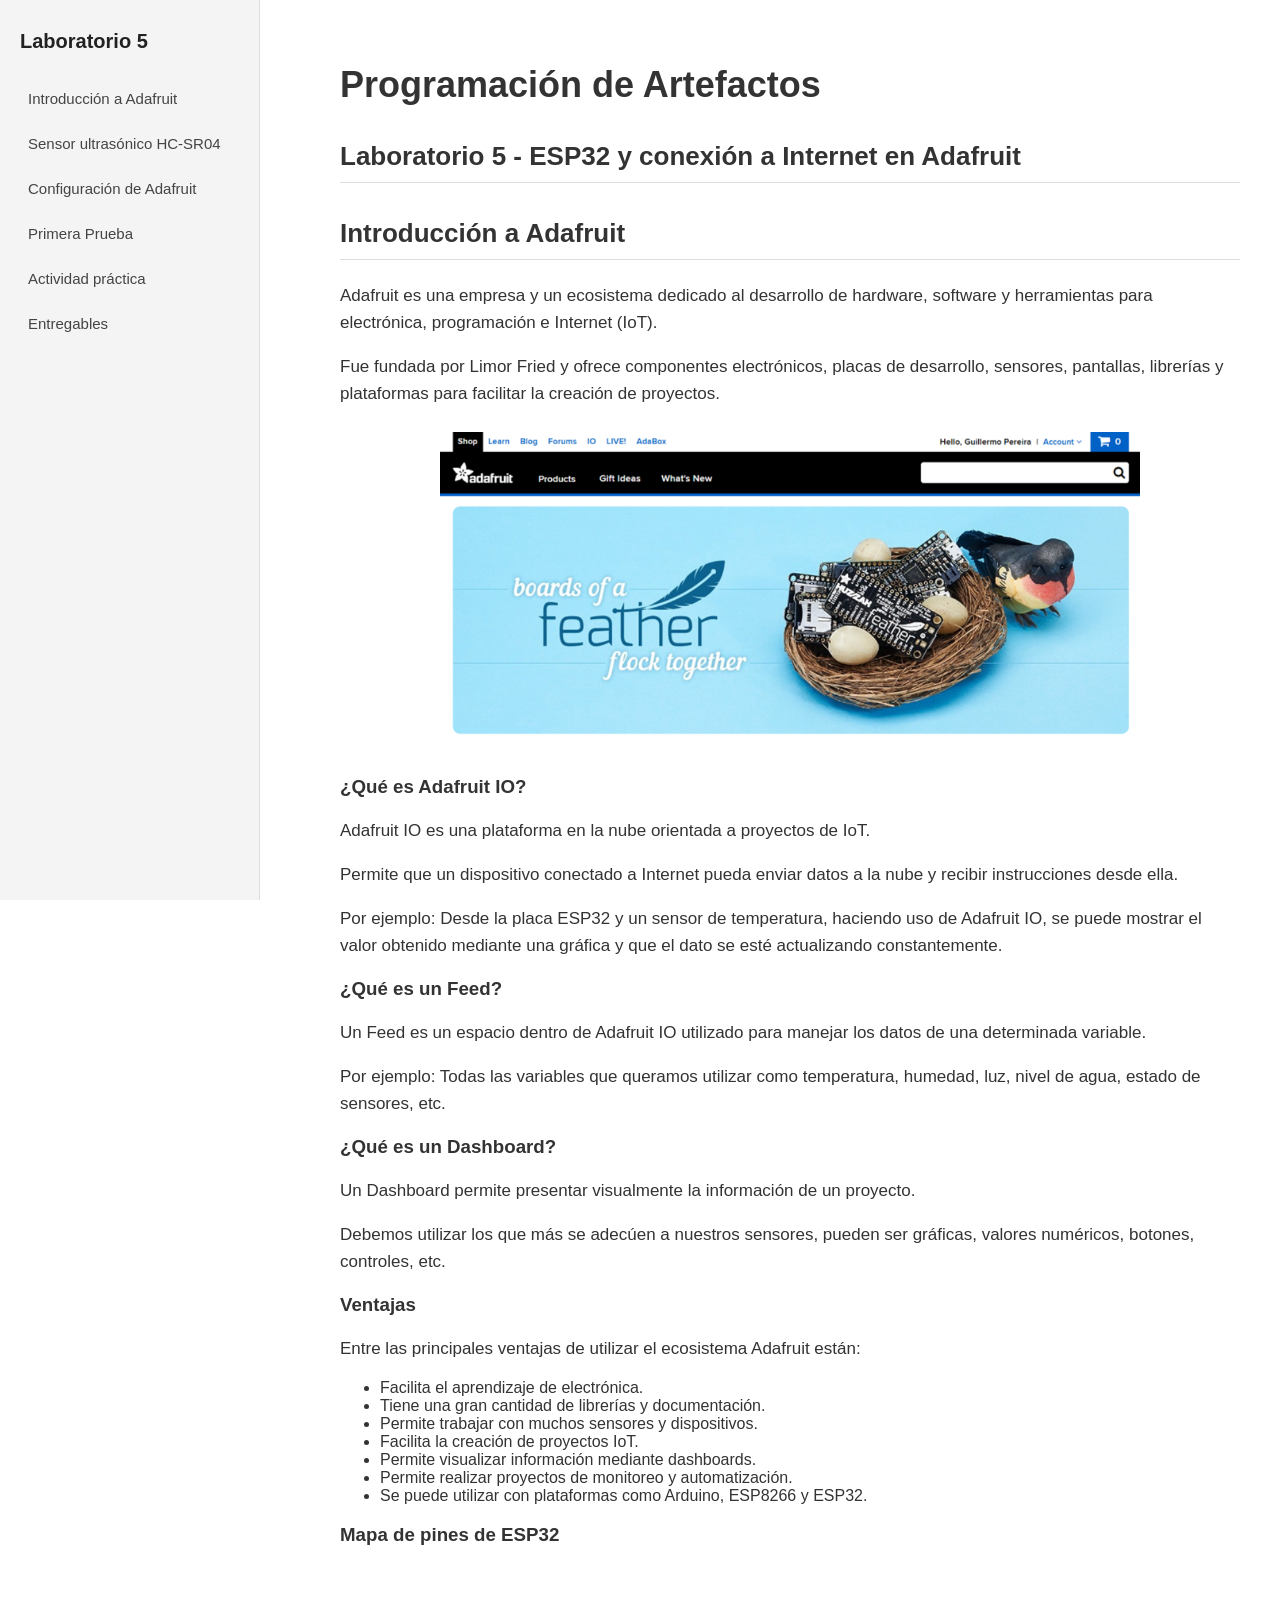
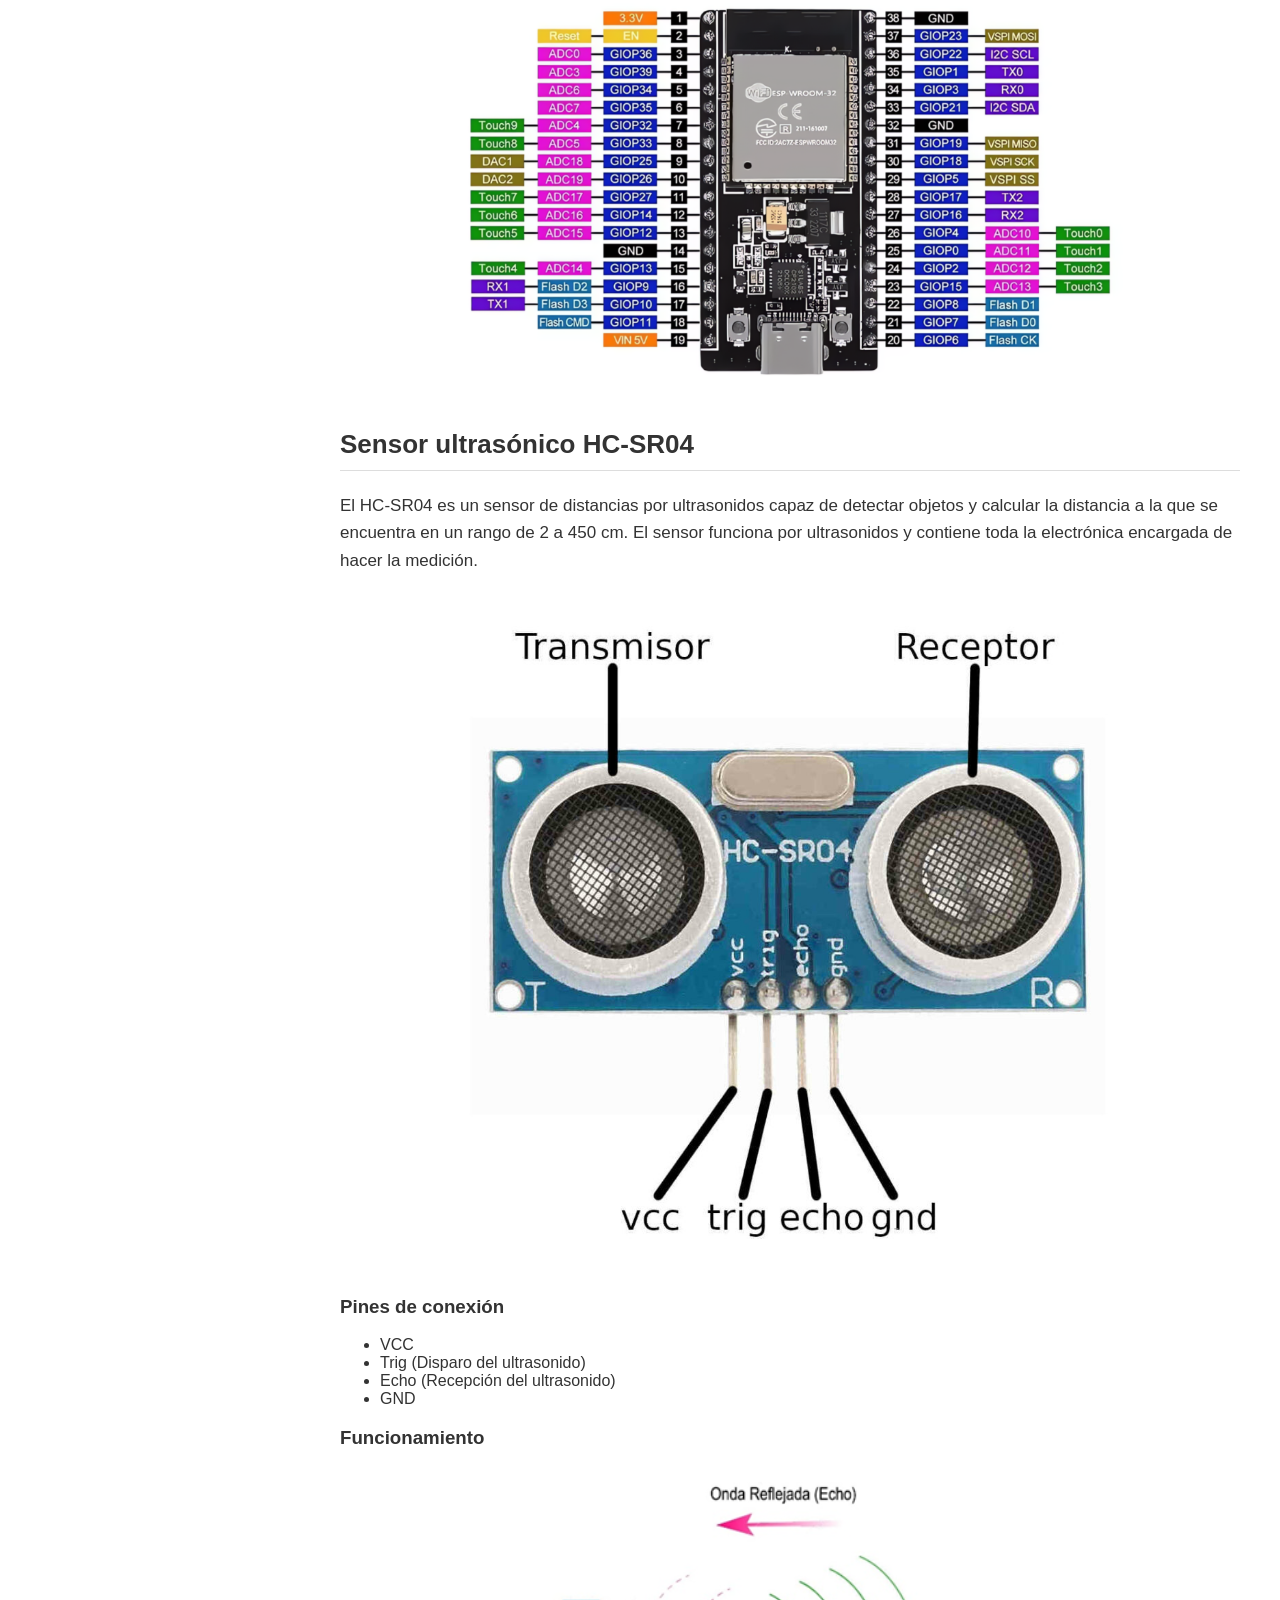
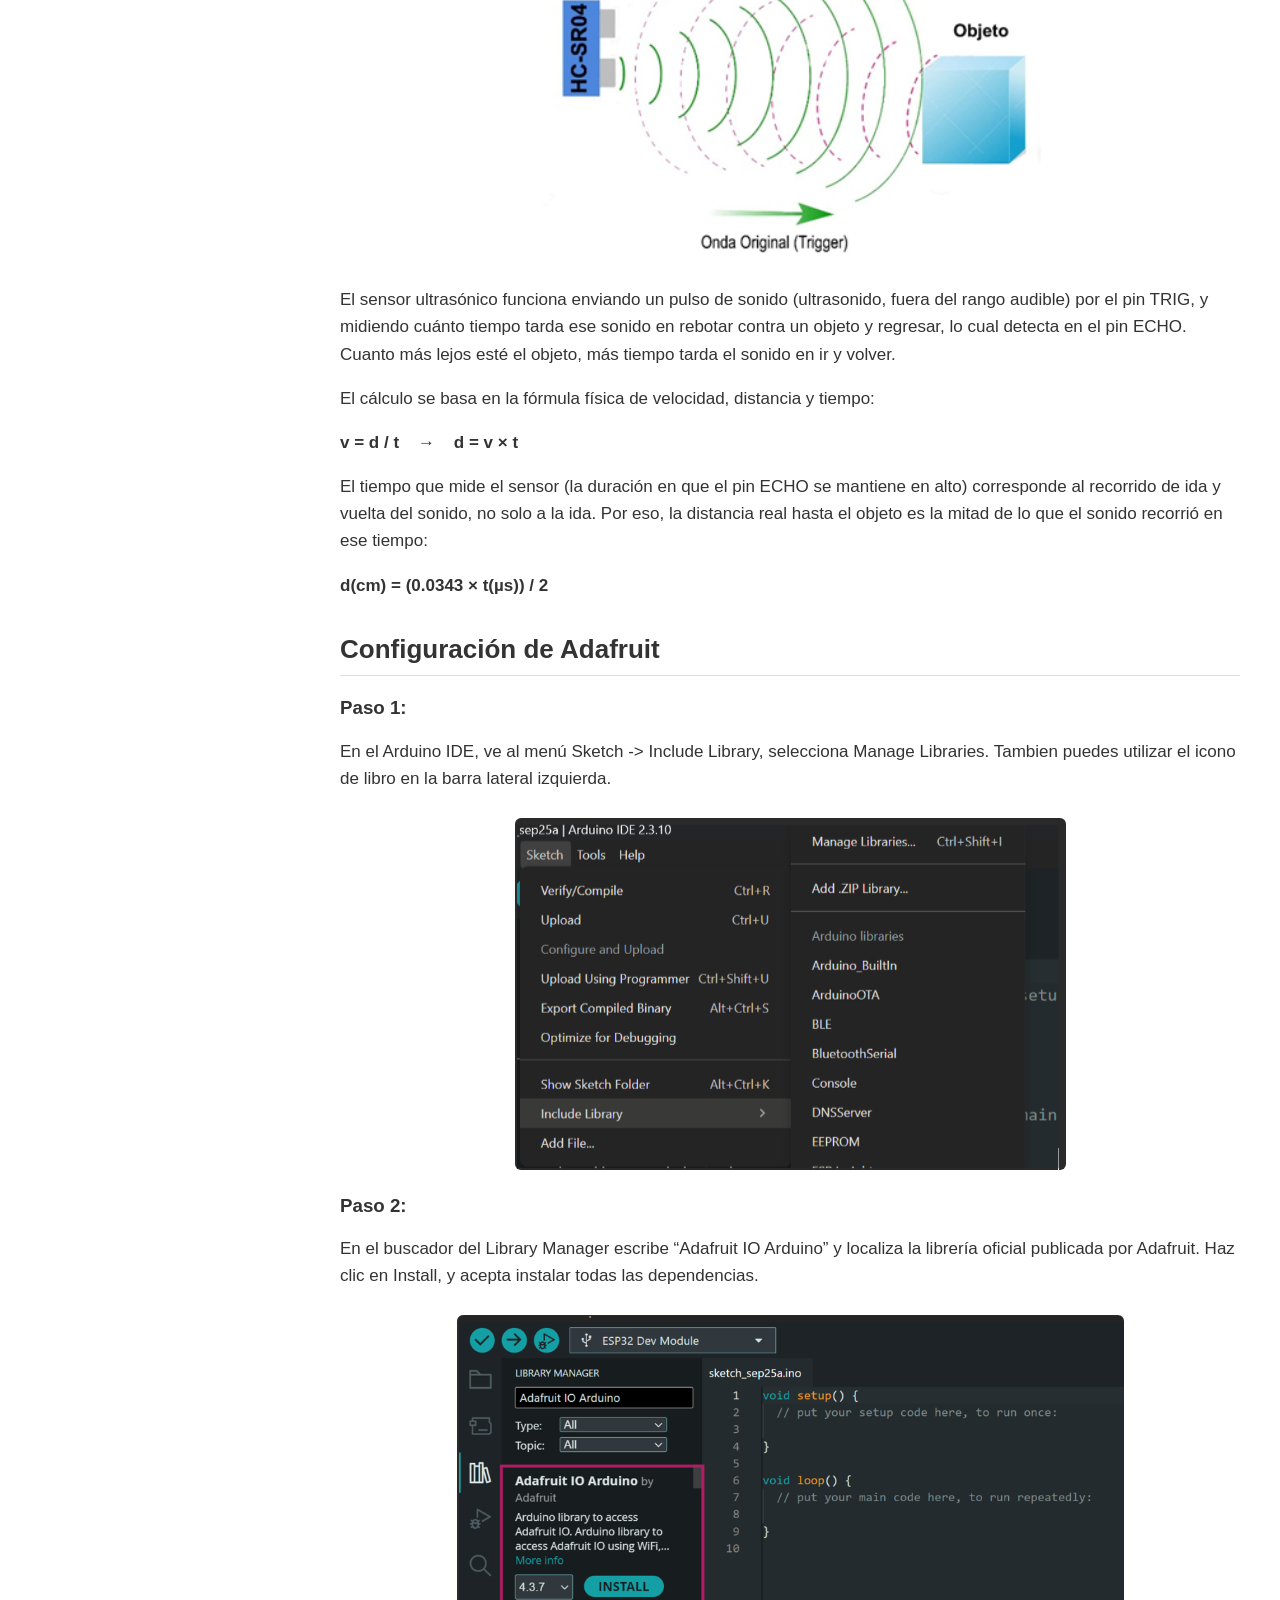
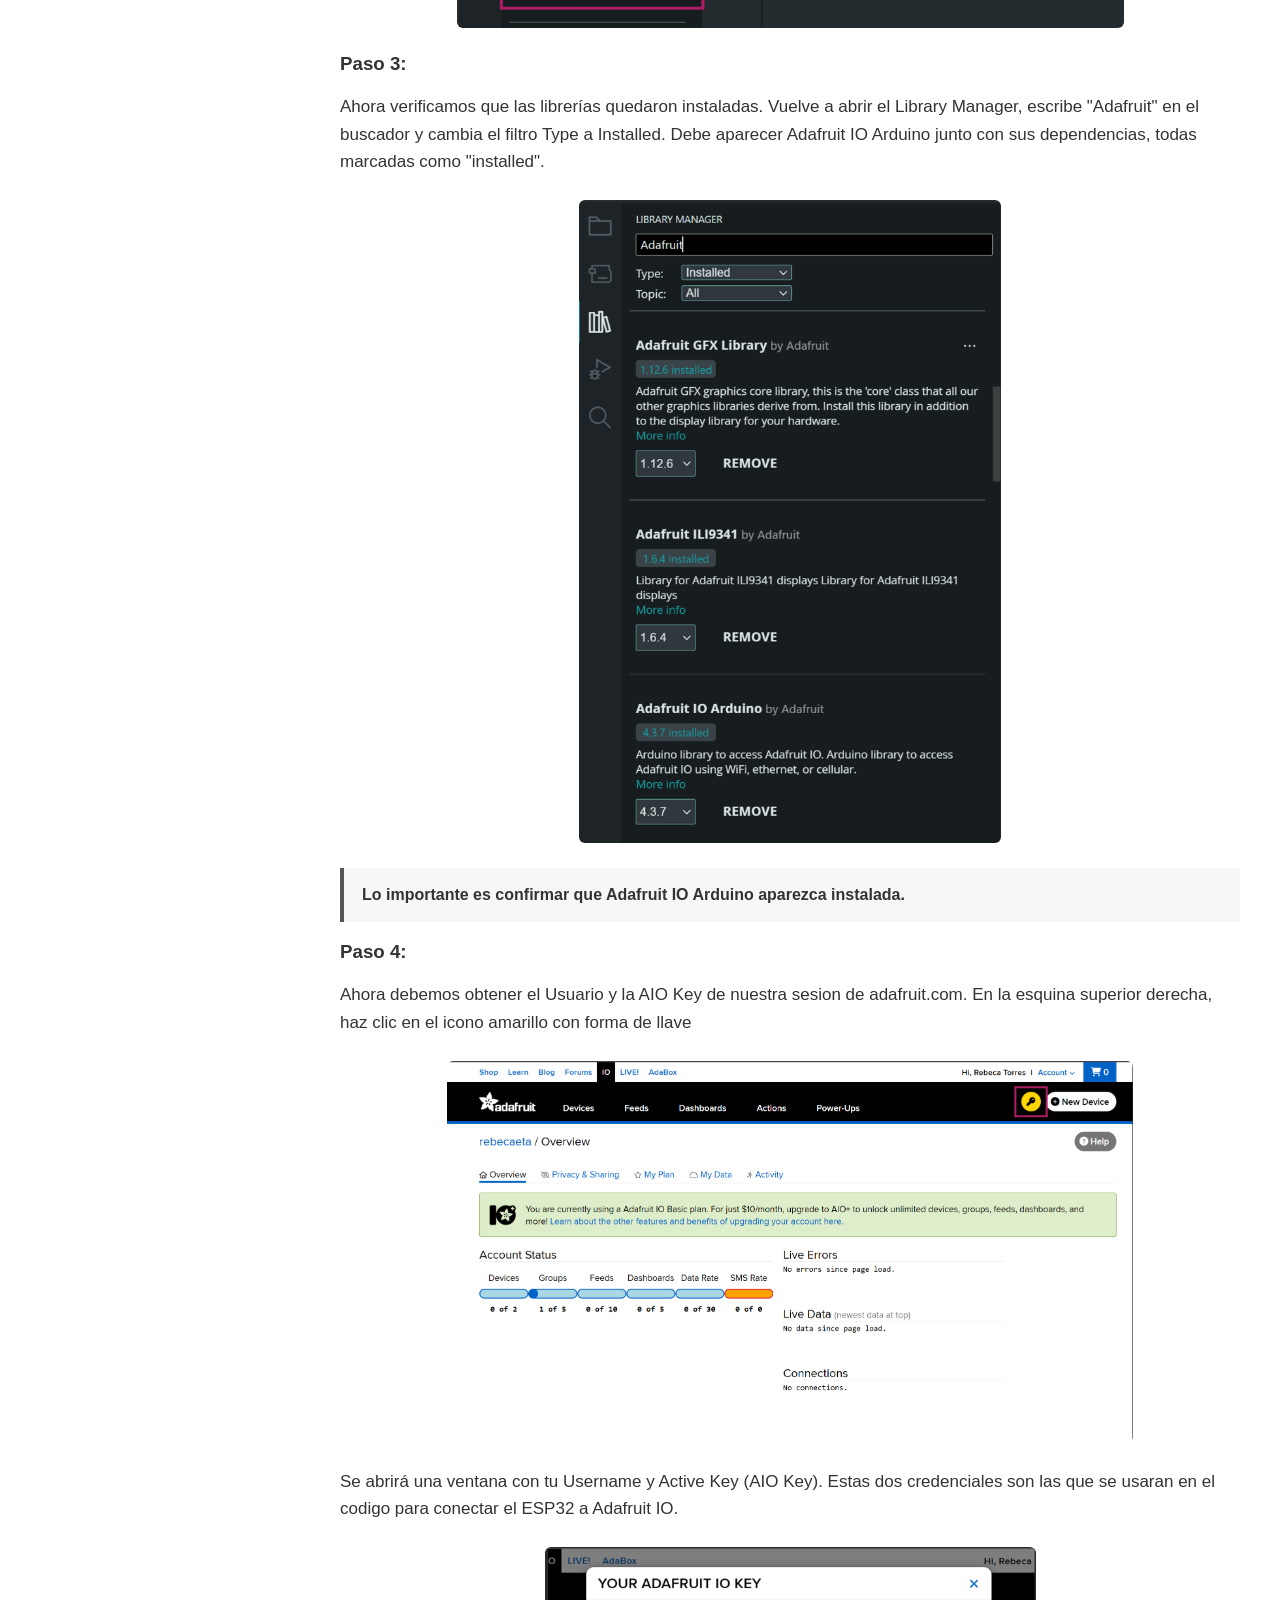
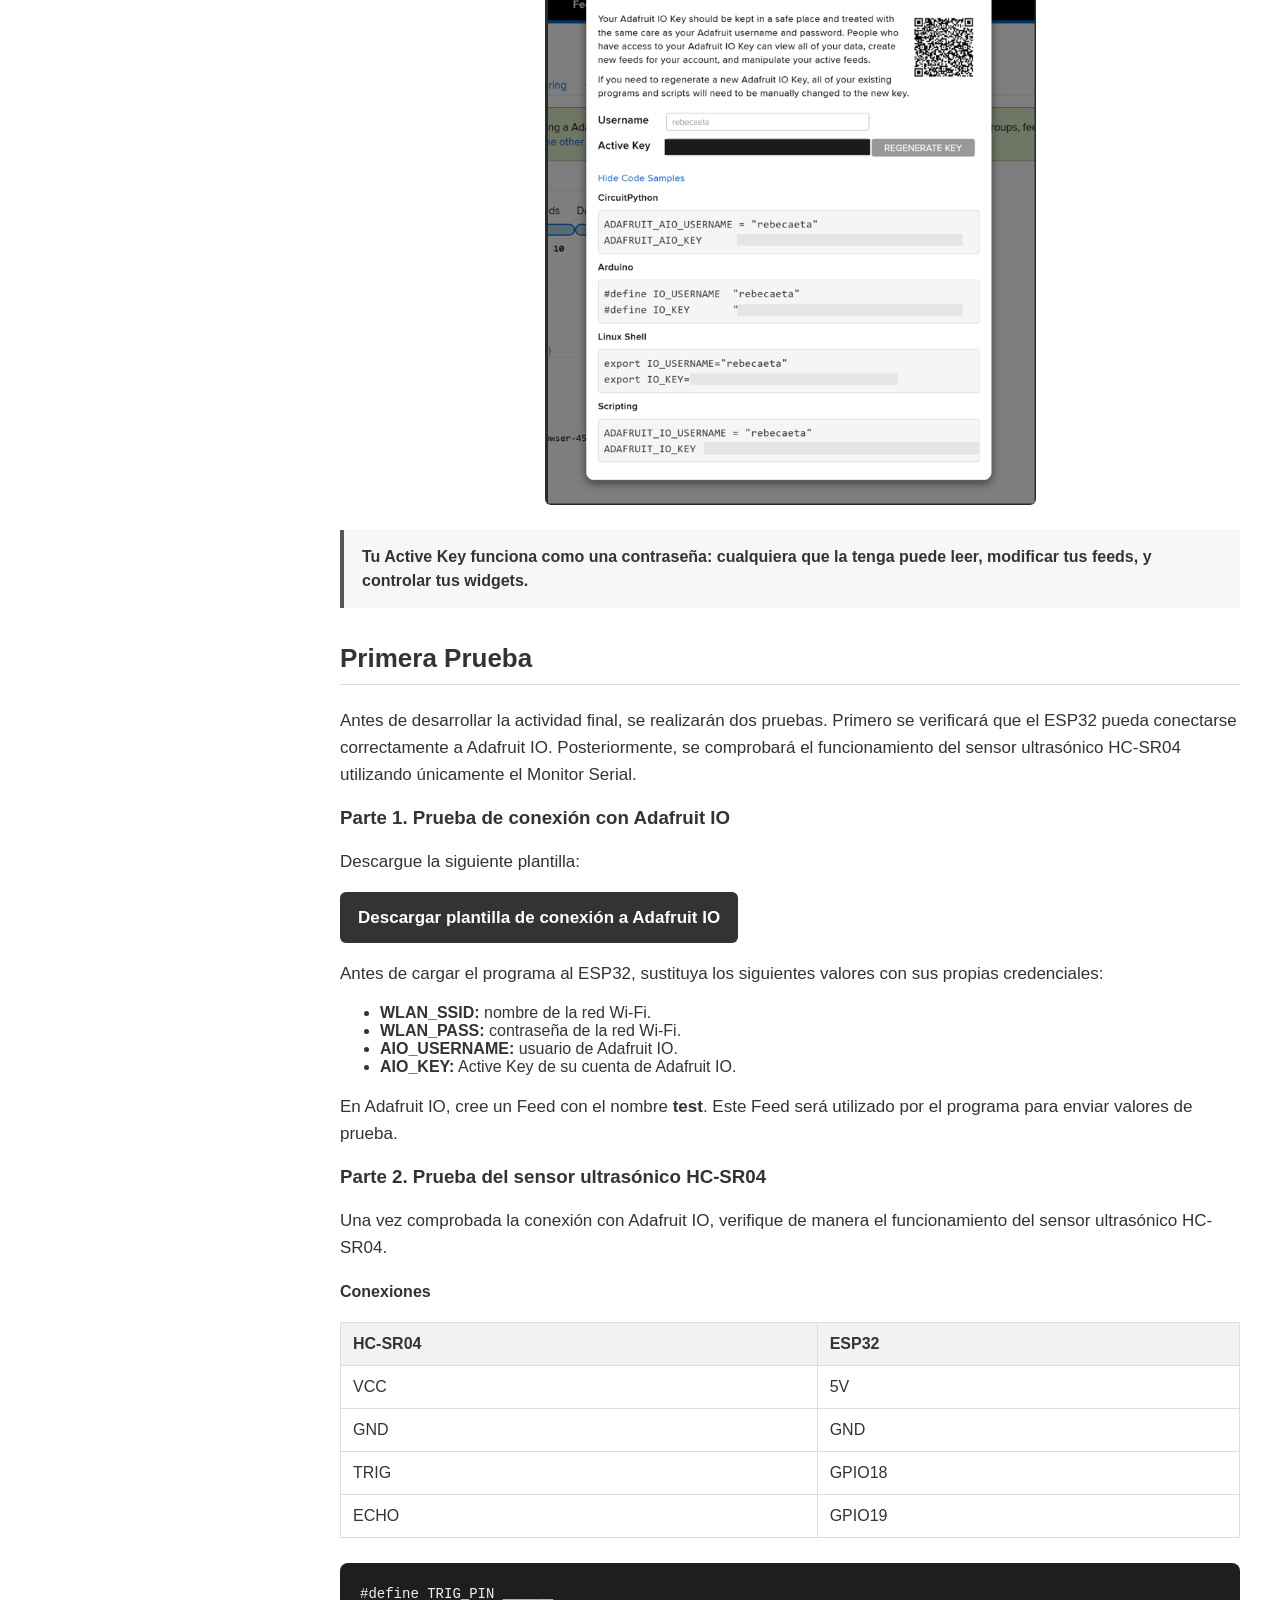
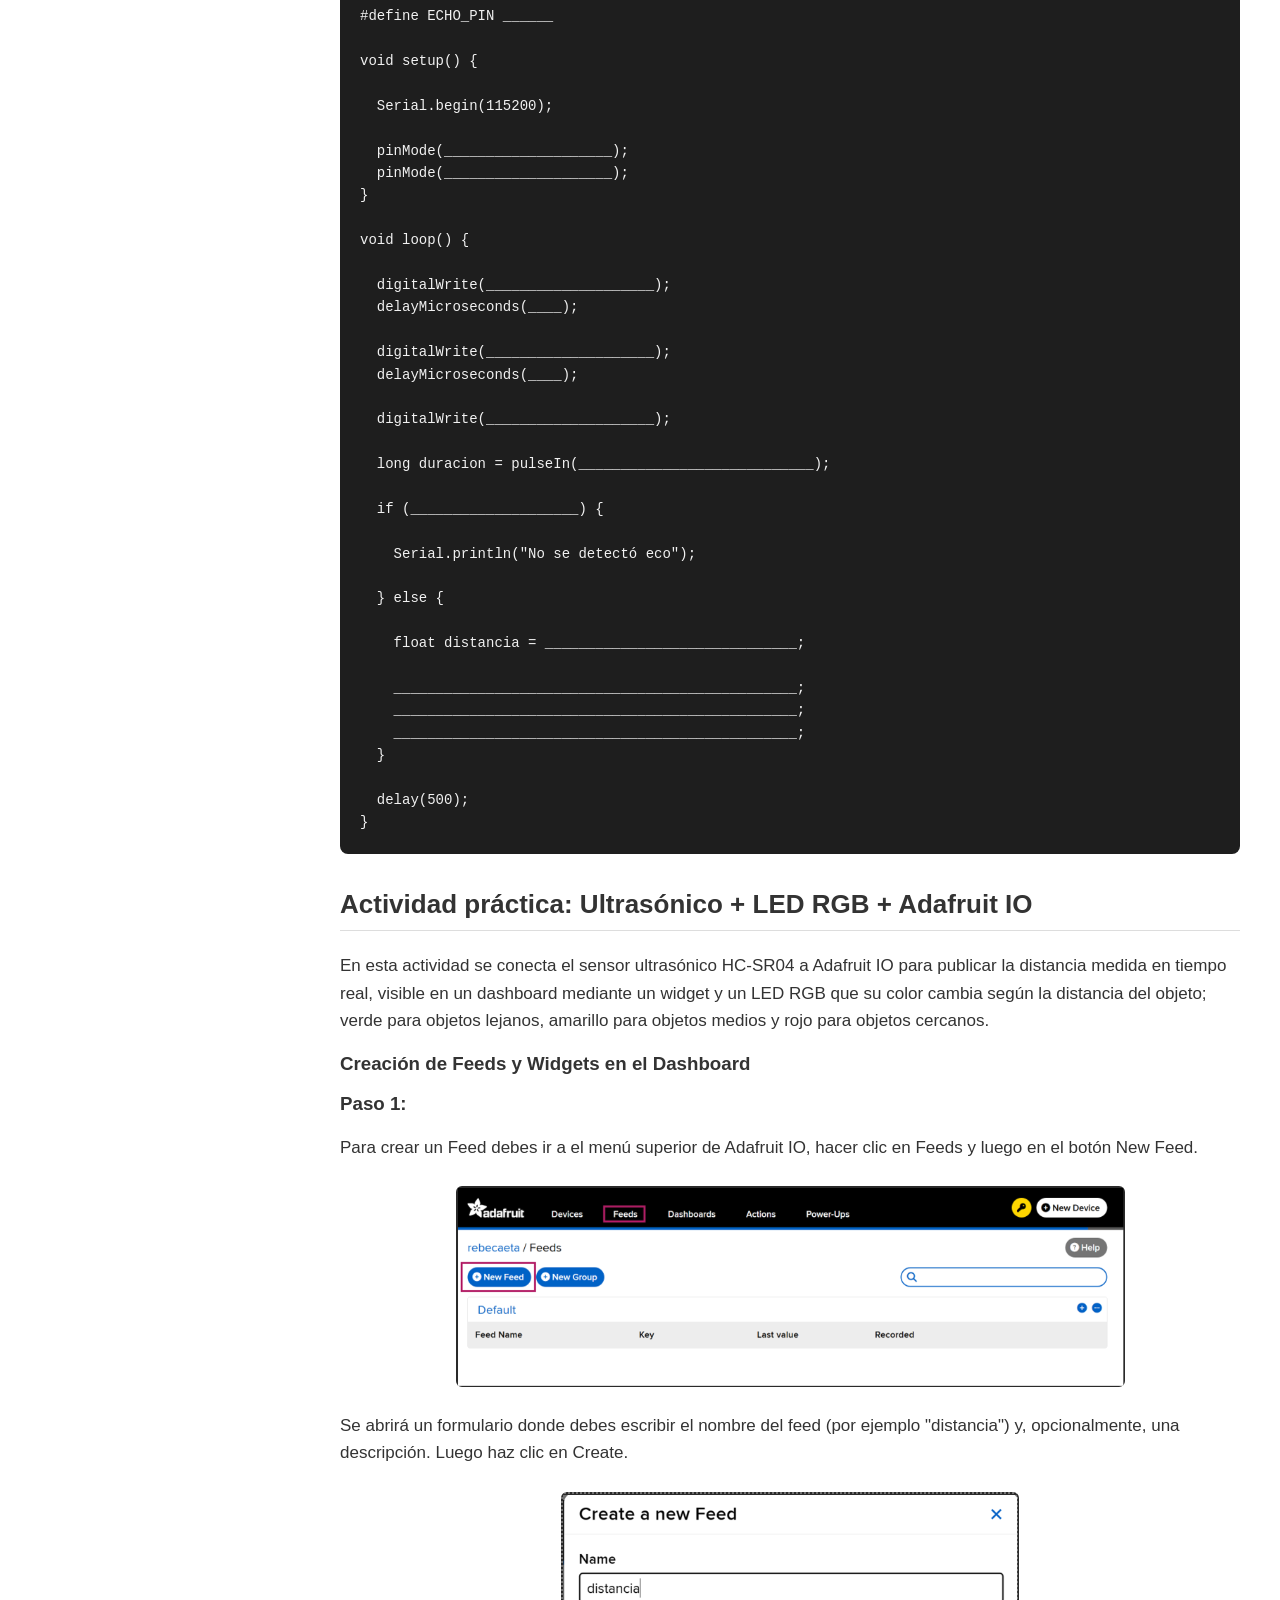
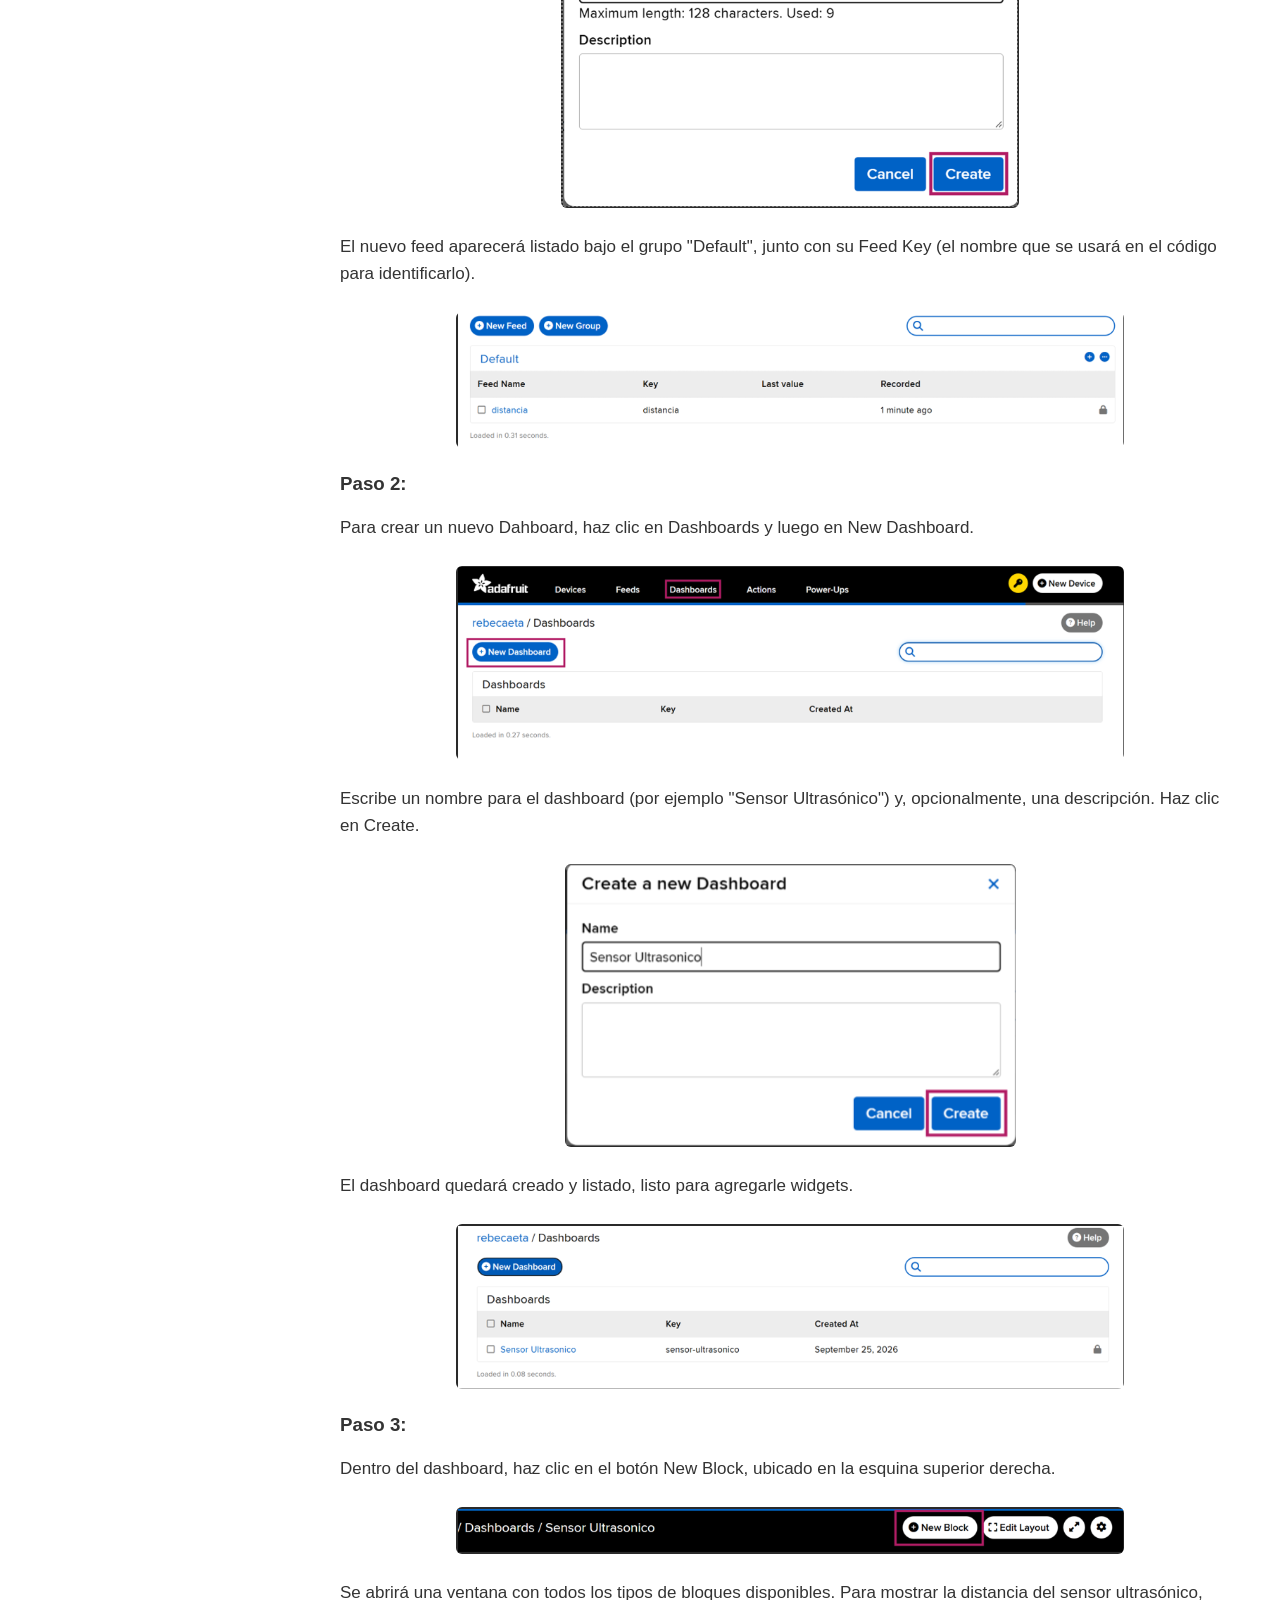
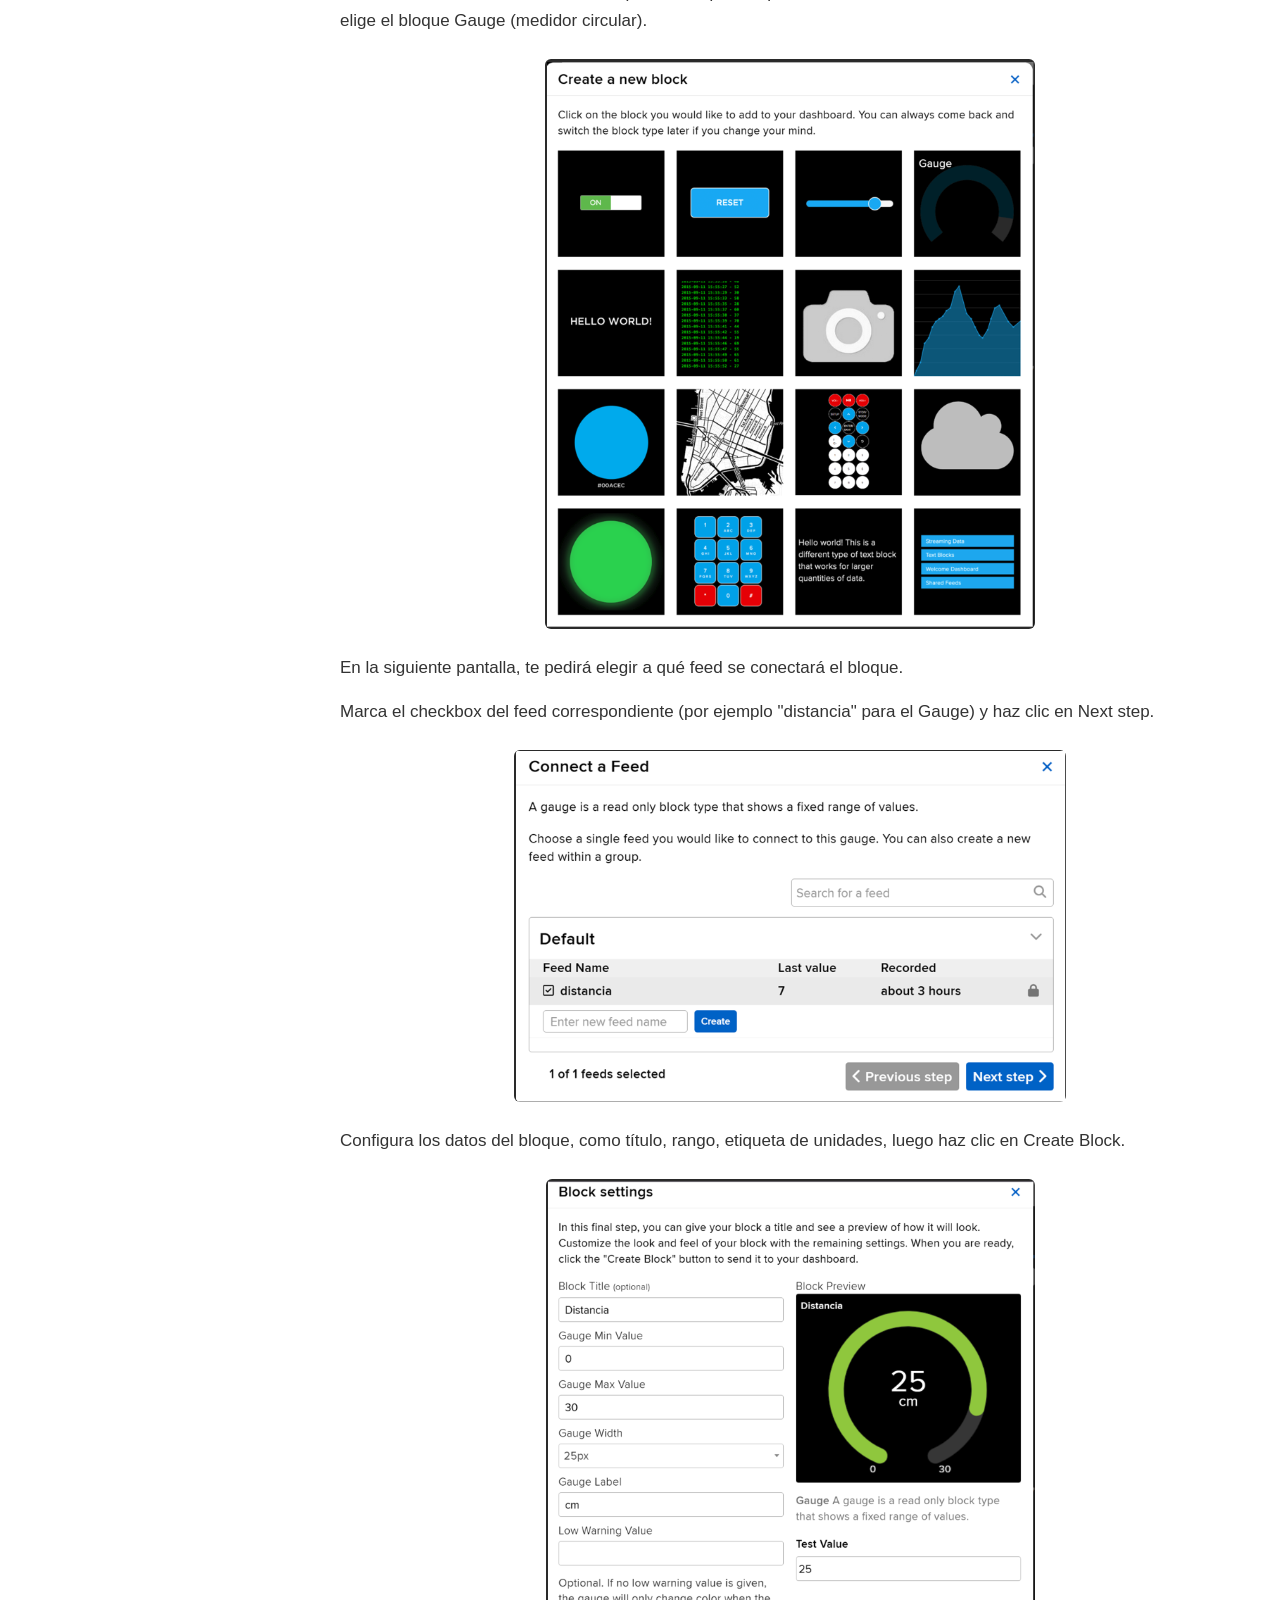
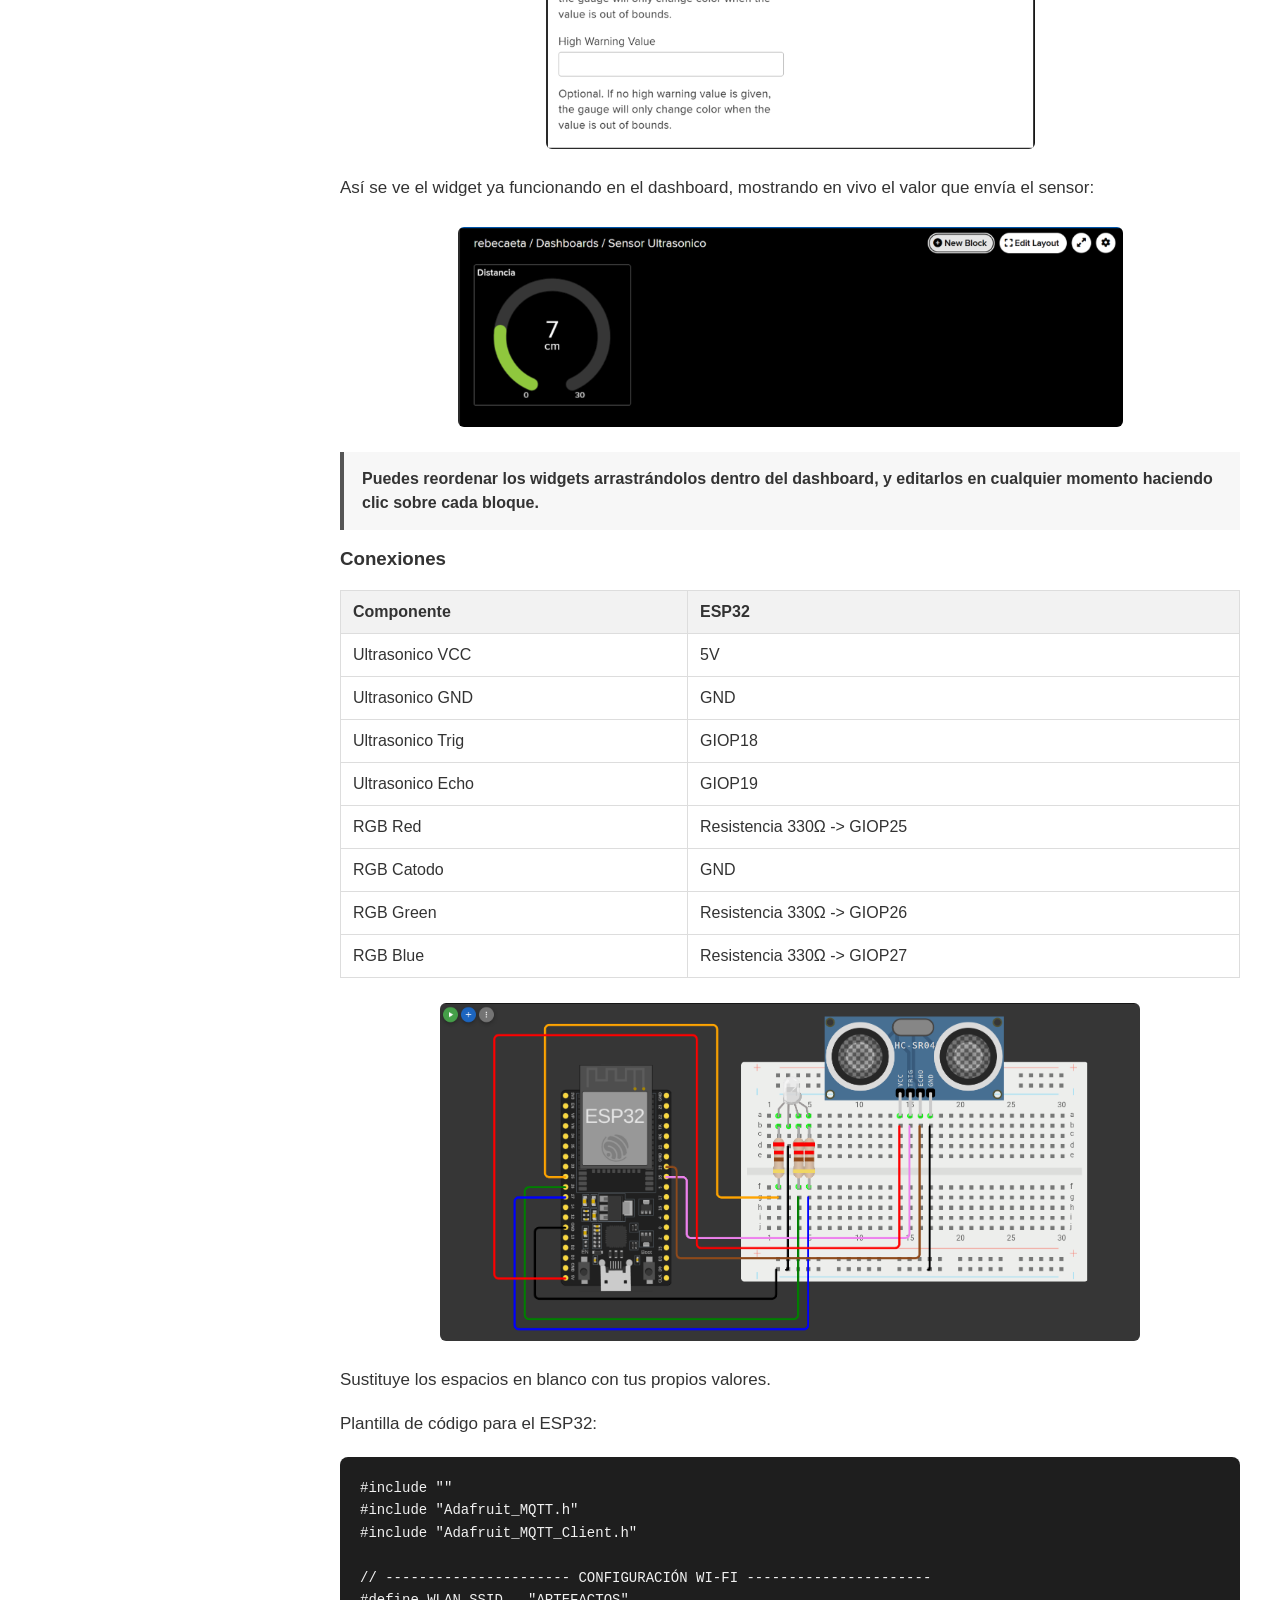
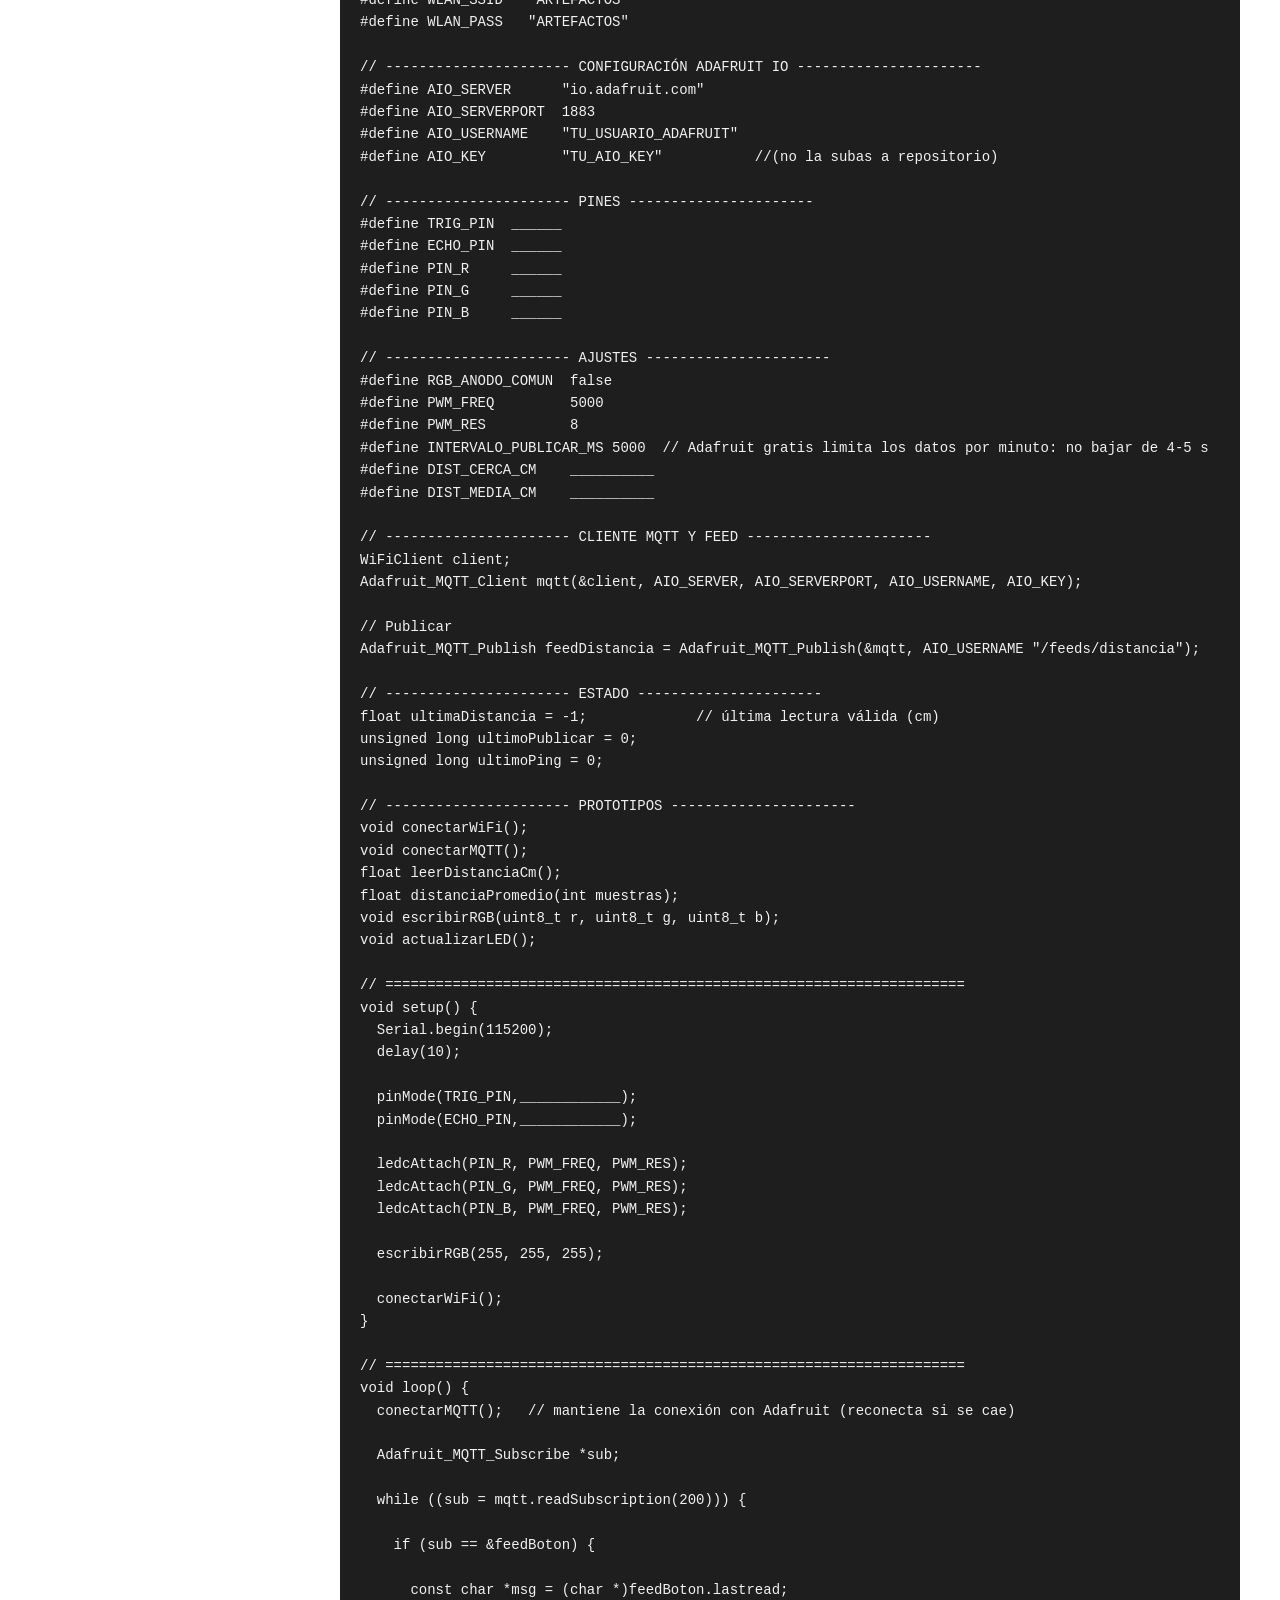
<file: laboratorio5/index.html>
<!DOCTYPE html>
<html lang="es">

<head>
    <meta charset="UTF-8">
    <meta name="viewport" content="width=device-width, initial-scale=1.0">
    <title>Programación de Artefactos - Laboratorio 5</title>
    <link rel="stylesheet" href="styles.css">
</head>

<body>

    <nav class="menu-lateral">
        <h3>Laboratorio 5</h3>
        <a href="#introduccion">Introducción a Adafruit</a>
        <a href="#sensor">Sensor ultrasónico HC-SR04</a>
        <a href="#configuracion">Configuración de Adafruit</a>
        <a href="#prueba">Primera Prueba</a>
        <a href="#actividad">Actividad práctica</a>
        <a href="#entregables">Entregables</a>
    </nav>

    <main class="contenedor">
        <h1>Programación de Artefactos</h1>
        <h2>Laboratorio 5 - ESP32 y conexión a Internet en Adafruit</h2>

<section id="introducción">

    <h2>Introducción a Adafruit</h2>

    <p>
        Adafruit es una empresa y un ecosistema dedicado al desarrollo de hardware,
        software y herramientas para electrónica, programación e Internet (IoT).
    </p>

    <p>
        Fue fundada por Limor Fried y ofrece componentes electrónicos, placas de
        desarrollo, sensores, pantallas, librerías y plataformas para facilitar la
        creación de proyectos.
    </p>

    <img
        src="imagenes/adafruit.png"
        alt="Página de Adafruit"
        class="imagen-instalacion"
    >

    <h3>¿Qué es Adafruit IO?</h3>

    <p>
        Adafruit IO es una plataforma en la nube orientada a proyectos de IoT.
    </p>

    <p>
        Permite que un dispositivo conectado a Internet pueda enviar datos a la
        nube y recibir instrucciones desde ella.
    </p>

    <p>
        Por ejemplo: Desde la placa ESP32 y un sensor de temperatura, haciendo uso
        de Adafruit IO, se puede mostrar el valor obtenido mediante una gráfica y
        que el dato se esté actualizando constantemente.
    </p>

    <h3>¿Qué es un Feed?</h3>

    <p>
        Un Feed es un espacio dentro de Adafruit IO utilizado para manejar los
        datos de una determinada variable.
    </p>

    <p>
        Por ejemplo: Todas las variables que queramos utilizar como temperatura,
        humedad, luz, nivel de agua, estado de sensores, etc.
    </p>

    <h3>¿Qué es un Dashboard?</h3>

    <p>
        Un Dashboard permite presentar visualmente la información de un proyecto.
    </p>

    <p>
        Debemos utilizar los que más se adecúen a nuestros sensores, pueden ser
        gráficas, valores numéricos, botones, controles, etc.
    </p>

    <h3>Ventajas</h3>

    <p>
        Entre las principales ventajas de utilizar el ecosistema Adafruit están:
    </p>

    <ul>
        <li>Facilita el aprendizaje de electrónica.</li>
        <li>Tiene una gran cantidad de librerías y documentación.</li>
        <li>Permite trabajar con muchos sensores y dispositivos.</li>
        <li>Facilita la creación de proyectos IoT.</li>
        <li>Permite visualizar información mediante dashboards.</li>
        <li>Permite realizar proyectos de monitoreo y automatización.</li>
        <li>Se puede utilizar con plataformas como Arduino, ESP8266 y ESP32.</li>
    </ul>

    <h3>Mapa de pines de ESP32</h3>

    <img
        src="imagenes/teoria2-mapa-esp32.png"
        alt="Mapa de pines del ESP32"
        class="imagen-instalacion"
    >

<section id="sensor">

    <h2>Sensor ultrasónico HC-SR04</h2>

    <p>
        El HC-SR04 es un sensor de distancias por ultrasonidos capaz de detectar
        objetos y calcular la distancia a la que se encuentra en un rango de
        2 a 450 cm. El sensor funciona por ultrasonidos y contiene toda la
        electrónica encargada de hacer la medición.
    </p>

    <img
        src="imagenes/teoria3-hcsr04-pines.jpg"
        alt="Pines del sensor ultrasónico HC-SR04"
        class="imagen-instalacion"
    >

    <h3>Pines de conexión</h3>

    <ul>
        <li>VCC</li>
        <li>Trig (Disparo del ultrasonido)</li>
        <li>Echo (Recepción del ultrasonido)</li>
        <li>GND</li>
    </ul>

    <h3>Funcionamiento</h3>

    <img
        src="imagenes/teoria4-hcsr04-funcionamiento.png"
        alt="Funcionamiento del sensor ultrasónico HC-SR04"
        class="imagen-instalacion"
    >

    <p>
        El sensor ultrasónico funciona enviando un pulso de sonido
        (ultrasonido, fuera del rango audible) por el pin TRIG, y midiendo
        cuánto tiempo tarda ese sonido en rebotar contra un objeto y regresar,
        lo cual detecta en el pin ECHO. Cuanto más lejos esté el objeto,
        más tiempo tarda el sonido en ir y volver.
    </p>

    <p>
        El cálculo se basa en la fórmula física de velocidad, distancia y tiempo:
    </p>

    <p>
        <strong>v = d / t &nbsp;&nbsp; → &nbsp;&nbsp; d = v × t</strong>
    </p>

    <p>
        El tiempo que mide el sensor (la duración en que el pin ECHO se mantiene
        en alto) corresponde al recorrido de ida y vuelta del sonido, no solo a
        la ida. Por eso, la distancia real hasta el objeto es la mitad de lo que
        el sonido recorrió en ese tiempo:
    </p>

    <p>
        <strong>d(cm) = (0.0343 × t(µs)) / 2</strong>
    </p>

</section>

        <section id="configuracion">
            <h2>Configuración de Adafruit</h2>
            <h3>Paso 1:</h3>
            <p>En el Arduino IDE, ve al menú Sketch -> Include Library, selecciona Manage Libraries. 
            Tambien puedes utilizar el icono de libro en la barra lateral izquierda.</p>
            <img
            src="imagenes/adafruit1.png"
            alt="Abrir Library Manager"
            class="imagen-instalacion">
            <h3>Paso 2:</h3>
            <p>En el buscador del Library Manager escribe “Adafruit IO Arduino” y localiza la librería oficial publicada por Adafruit. 
            Haz clic en Install, y acepta instalar todas las dependencias.</p>
            <img
            src="imagenes/adafruit2.png"
            alt="Instalar librería"
            class="imagen-instalacion">
            <h3>Paso 3:</h3>
            <p>Ahora verificamos que las librerías quedaron instaladas. Vuelve a abrir el Library Manager, escribe "Adafruit" en el buscador y cambia el filtro Type a Installed.
            Debe aparecer Adafruit IO Arduino junto con sus dependencias, todas marcadas como "installed". </p>
            <img
            src="imagenes/adafruit3.png"
            alt="Verificar instalación de librerías"
            class="imagen-instalacion">
            <div class="advertencia">
            <strong>Lo importante es confirmar que Adafruit IO Arduino aparezca instalada. </strong>
            </div>
            <h3>Paso 4:</h3>
            <p>Ahora debemos obtener el Usuario y la AIO Key de nuestra sesion de adafruit.com. 
            En la esquina superior derecha, haz clic en el icono amarillo con forma de llave </p>
            <img
            src="imagenes/adafruit4.png"
            alt="Obtener AIO Key"
            class="imagen-instalacion">
            <p>Se abrirá una ventana con tu Username y Active Key (AIO Key). Estas dos credenciales son las que se usaran en el codigo para conectar el ESP32 a Adafruit IO.</p>
            <img
            src="imagenes/adafruit5.png"
            alt="Obtener AIO Key"
            class="imagen-instalacion">
            <div class="advertencia">
            <strong>Tu Active Key funciona como una contraseña: cualquiera que la tenga puede leer, modificar tus feeds, y controlar tus widgets. </strong>
            </div>
        </section>

<section id="prueba">

    <h2>Primera Prueba</h2>

    <p>
        Antes de desarrollar la actividad final, se realizarán dos pruebas. 
        Primero se verificará que el ESP32 pueda conectarse
        correctamente a Adafruit IO. Posteriormente, se comprobará el
        funcionamiento del sensor ultrasónico HC-SR04 utilizando únicamente
        el Monitor Serial.
    </p>


    <h3>Parte 1. Prueba de conexión con Adafruit IO</h3>

    <p>
        Descargue la siguiente plantilla:
    </p>

    <p>
        <a href="archivos/plantillaAdafruitIO.ino"
           download
           class="boton-descarga">
            Descargar plantilla de conexión a Adafruit IO
        </a>
    </p>

    <p>
        Antes de cargar el programa al ESP32, sustituya los siguientes
        valores con sus propias credenciales:
    </p>

    <ul>
        <li><strong>WLAN_SSID:</strong> nombre de la red Wi-Fi.</li>
        <li><strong>WLAN_PASS:</strong> contraseña de la red Wi-Fi.</li>
        <li><strong>AIO_USERNAME:</strong> usuario de Adafruit IO.</li>
        <li><strong>AIO_KEY:</strong> Active Key de su cuenta de Adafruit IO.</li>
    </ul>

    <p>
        En Adafruit IO, cree un Feed con el nombre
        <strong>test</strong>. Este Feed será utilizado por el programa
        para enviar valores de prueba.
    </p>
    <h3>Parte 2. Prueba del sensor ultrasónico HC-SR04</h3>

    <p>
        Una vez comprobada la conexión con Adafruit IO, verifique de manera
        el funcionamiento del sensor ultrasónico HC-SR04.
    </p>
<h4>Conexiones</h4>

<table class="tabla-pines">

    <tr>
        <th>HC-SR04</th>
        <th>ESP32</th>
    </tr>

    <tr>
        <td>VCC</td>
        <td>5V</td>
    </tr>

    <tr>
        <td>GND</td>
        <td>GND</td>
    </tr>

    <tr>
        <td>TRIG</td>
        <td>GPIO18</td>
    </tr>

    <tr>
        <td>ECHO</td>
        <td>GPIO19</td>
    </tr>

</table>
    
<pre><code>#define TRIG_PIN ______
#define ECHO_PIN ______

void setup() {

  Serial.begin(115200);

  pinMode(____________________);
  pinMode(____________________);
}

void loop() {

  digitalWrite(____________________);
  delayMicroseconds(____);

  digitalWrite(____________________);
  delayMicroseconds(____);

  digitalWrite(____________________);

  long duracion = pulseIn(____________________________);

  if (____________________) {

    Serial.println("No se detectó eco");

  } else {

    float distancia = ______________________________;

    ________________________________________________;
    ________________________________________________;
    ________________________________________________;
  }

  delay(500);
}</code></pre>
</section>
        <section id="actividad">
            <h2>Actividad práctica: Ultrasónico + LED RGB + Adafruit IO</h2>
<p>
    En esta actividad se conecta el sensor ultrasónico HC-SR04 a Adafruit IO para publicar
    la distancia medida en tiempo real, visible en un dashboard mediante un widget y un LED RGB que su color cambia según la distancia del objeto; verde para objetos lejanos, amarillo para objetos medios y rojo para objetos cercanos.
</p>
            <h3>Creación de Feeds y Widgets en el Dashboard </h3>
            <h3>Paso 1:</h3>
            <p>Para crear un Feed debes ir a el menú superior de Adafruit IO, hacer clic en Feeds y luego en el botón New Feed.</p>
            <img src="imagenes/adafruit6.png" alt="Crear un nuevo Feed" class="imagen-instalacion">
            <p>Se abrirá un formulario donde debes escribir el nombre del feed (por ejemplo "distancia") y, opcionalmente, una descripción. Luego haz clic en Create. </p>
            <img src="imagenes/adafruit7.png" alt="Formulario para crear un nuevo Feed" class="imagen-instalacion">
            <p>El nuevo feed aparecerá listado bajo el grupo "Default", junto con su Feed Key (el nombre que se usará en el código para identificarlo). </p>
            <img src="imagenes/adafruit8.png" alt="Feed creado" class="imagen-instalacion">
            <h3>Paso 2:</h3>
            <p>Para crear un nuevo Dahboard, haz clic en Dashboards y luego en New Dashboard. </p>
            <img src="imagenes/adafruit9.png" alt="Crear un nuevo Dashboard" class="imagen-instalacion">
            <p>Escribe un nombre para el dashboard (por ejemplo "Sensor Ultrasónico") y, opcionalmente, una descripción. Haz clic en Create. </p>
            <img src="imagenes/adafruit10.png" alt="Formulario para crear un nuevo Dashboard" class="imagen-instalacion">
            <p>El dashboard quedará creado y listado, listo para agregarle widgets.</p>
            <img src="imagenes/adafruit11.png" alt="Dashboard creado" class="imagen-instalacion">

            <h3>Paso 3:</h3>
            <p>Dentro del dashboard, haz clic en el botón New Block, ubicado en la esquina superior derecha. </p>
            <img src="imagenes/adafruit12.png" alt="Agregar un nuevo bloque al dashboard" class="imagen-instalacion">
            <p>Se abrirá una ventana con todos los tipos de bloques disponibles. Para mostrar la distancia del sensor ultrasónico, elige el bloque Gauge (medidor circular). </p>
            <img src="imagenes/adafruit13.png" alt="Elegir tipo de bloque" class="imagen-instalacion">
            <p>En la siguiente pantalla, te pedirá elegir a qué feed se conectará el bloque.  </p>
            <p>Marca el checkbox del feed correspondiente (por ejemplo "distancia" para el Gauge) y haz clic en Next step. </p>
            <img src="imagenes/adafruit14.png" alt="Elegir feed para el bloque" class="imagen-instalacion">
            <p>Configura los datos del bloque, como título, rango, etiqueta de unidades, luego haz clic en Create Block. </p>
            <img src="imagenes/adafruit15.png" alt="Configurar bloque" class="imagen-instalacion">
            <p>Así se ve el widget ya funcionando en el dashboard, mostrando en vivo el valor que envía el sensor: </p>
            <img src="imagenes/adafruit16.png" alt="Widget funcionando" class="imagen-instalacion">
            <div class="advertencia">
            <strong>Puedes reordenar los widgets arrastrándolos dentro del dashboard, y editarlos en cualquier momento haciendo clic sobre cada bloque. </strong>
            </div>

            <h3>Conexiones</h3>
            <table class="tabla-pines">
                <tr>
                    <th>Componente</th>
                    <th>ESP32</th>
                </tr>
                <tr>
                    <td>Ultrasonico VCC</td>
                    <td>5V</td>
                </tr>
                <tr>
                    <td>Ultrasonico GND</td>
                    <td>GND</td>
                </tr>
                <tr>
                    <td>Ultrasonico Trig</td>
                    <td>GIOP18</td>
                </tr>
                <tr>
                    <td>Ultrasonico Echo</td>
                    <td>GIOP19</td>
                </tr>
                 <tr>
                    <td>RGB Red</td>
                    <td>Resistencia 330Ω -> GIOP25</td>
                </tr>
                 <tr>
                    <td>RGB Catodo</td>
                    <td>GND</td>
                </tr>
                 <tr>
                    <td>RGB Green</td>
                    <td>Resistencia 330Ω -> GIOP26</td>
                </tr>
                <tr>
                    <td>RGB Blue</td>
                    <td>Resistencia 330Ω -> GIOP27</td>
                </tr>
            </table>
            <img src="imagenes/Circuito.png" alt="Circuito" class="imagen-instalacion">

        <p>Sustituye los espacios en blanco con tus propios valores.</p>
        <p>Plantilla de código para el ESP32:</p>

<pre><code>#include "<WiFi.h>"                     
#include "Adafruit_MQTT.h"
#include "Adafruit_MQTT_Client.h"

// ---------------------- CONFIGURACIÓN WI-FI ----------------------
#define WLAN_SSID   "ARTEFACTOS"
#define WLAN_PASS   "ARTEFACTOS"

// ---------------------- CONFIGURACIÓN ADAFRUIT IO ----------------------
#define AIO_SERVER      "io.adafruit.com"
#define AIO_SERVERPORT  1883
#define AIO_USERNAME    "TU_USUARIO_ADAFRUIT"   
#define AIO_KEY         "TU_AIO_KEY"           //(no la subas a repositorio)

// ---------------------- PINES ----------------------
#define TRIG_PIN  ______
#define ECHO_PIN  ______
#define PIN_R     ______
#define PIN_G     ______
#define PIN_B     ______

// ---------------------- AJUSTES ----------------------
#define RGB_ANODO_COMUN  false      
#define PWM_FREQ         5000
#define PWM_RES          8         
#define INTERVALO_PUBLICAR_MS 5000  // Adafruit gratis limita los datos por minuto: no bajar de 4-5 s
#define DIST_CERCA_CM    __________     
#define DIST_MEDIA_CM    __________    

// ---------------------- CLIENTE MQTT Y FEED ----------------------
WiFiClient client;
Adafruit_MQTT_Client mqtt(&client, AIO_SERVER, AIO_SERVERPORT, AIO_USERNAME, AIO_KEY);

// Publicar
Adafruit_MQTT_Publish feedDistancia = Adafruit_MQTT_Publish(&mqtt, AIO_USERNAME "/feeds/distancia");

// ---------------------- ESTADO ----------------------
float ultimaDistancia = -1;             // última lectura válida (cm)
unsigned long ultimoPublicar = 0;
unsigned long ultimoPing = 0;

// ---------------------- PROTOTIPOS ----------------------
void conectarWiFi();
void conectarMQTT();
float leerDistanciaCm();
float distanciaPromedio(int muestras);
void escribirRGB(uint8_t r, uint8_t g, uint8_t b);
void actualizarLED();

// =====================================================================
void setup() {
  Serial.begin(115200);
  delay(10);

  pinMode(TRIG_PIN,____________);
  pinMode(ECHO_PIN,____________);

  ledcAttach(PIN_R, PWM_FREQ, PWM_RES);
  ledcAttach(PIN_G, PWM_FREQ, PWM_RES);
  ledcAttach(PIN_B, PWM_FREQ, PWM_RES);

  escribirRGB(255, 255, 255);   

  conectarWiFi();
}

// =====================================================================
void loop() {
  conectarMQTT();   // mantiene la conexión con Adafruit (reconecta si se cae)
    
  Adafruit_MQTT_Subscribe *sub;

  while ((sub = mqtt.readSubscription(200))) {

    if (sub == &amp;feedBoton) {

      const char *msg = (char *)feedBoton.lastread;

      ledEncendido = (strcmp(msg, "ON") == 0);

      Serial.print("boton-led: ");
      Serial.println(msg);

      actualizarLED();
    }
  }

  // Leer el ultrasónico y publicar cada cierto tiempo
  if (millis() - ultimoPublicar >= INTERVALO_PUBLICAR_MS) {
    ultimoPublicar = millis();

    float d = distanciaPromedio(5);
    if (d > 0) {
      ultimaDistancia = d;
      Serial.print("Distancia: "); Serial.print(d, 1); Serial.println(" cm");

      if (!feedDistancia.publish(d)) {
        Serial.println("Error al publicar la distancia");
      }
    } else {
      Serial.println("Lectura fuera de rango o sin eco");
    }

    actualizarLED();   // el color depende de la última distancia leída
  }

  // Mantener viva la conexión MQTT
  if (millis() - ultimoPing >= 30000) {
    ultimoPing = millis();
    mqtt.ping();
  }
}

// =====================================================================
//  ULTRASÓNICO HC-SR04
// =====================================================================
float leerDistanciaCm() {
  digitalWrite(TRIG_PIN, LOW);
  delayMicroseconds(2);
  digitalWrite(TRIG_PIN, HIGH);
  delayMicroseconds(10);
  digitalWrite(TRIG_PIN, LOW);

  long duracion = pulseIn(ECHO_PIN,__________, 30000);
  if (duracion == 0) return -1;   // no hubo eco

  float distancia = ______________________________;

  // Rango útil del sensor: 2 a 100 cm
  if (distancia < 2 || distancia > 100) return -1;
  return distancia;
}

// Promedia varias lecturas para reducir el ruido
float distanciaPromedio(int muestras) {
  float suma = 0;
  int validas = 0;
  for (int i = 0; i < muestras; i++) {
    float d = leerDistanciaCm();
    if (d > 0) { suma += d; validas++; }
    delay(40);   // espera entre mediciones para que no se mezclen los ecos
  }
  return (validas > 0) ? suma / validas : -1;
}

// =====================================================================
//  LED RGB
// =====================================================================
void escribirRGB(uint8_t r, uint8_t g, uint8_t b) {
  if (RGB_ANODO_COMUN) {          
    r = 255 - r;  g = 255 - g;  b = 255 - b;
  }
  ledcWrite(PIN_R, r);
  ledcWrite(PIN_G, g);
  ledcWrite(PIN_B, b);
}

// El color debe cambiar solo según la última distancia leída.
void actualizarLED() {
  if (ultimaDistancia <= 0) {
    escribirRGB(255, 255, 255);   
    return;
  }

  if (____________________________) {
    ________________________________________________;
  } else if (____________________________) {
    ________________________________________________;
  } else {
    ________________________________________________;
  }
}

// =====================================================================
//  CONEXIONES
// =====================================================================
void conectarWiFi() {
  Serial.print("Conectando a "); Serial.println(WLAN_SSID);
  WiFi.begin(WLAN_SSID, WLAN_PASS);
  while (WiFi.status() != WL_CONNECTED) {
    delay(500);
    Serial.print(".");
  }
  Serial.println();
  Serial.print("WiFi conectado. IP: "); Serial.println(WiFi.localIP());
}

void conectarMQTT() {
  if (mqtt.connected()) return;

  Serial.print("Conectando a Adafruit IO... ");
  int8_t ret;
  uint8_t intentos = 3;
  while ((ret = mqtt.connect()) != 0) {         
    Serial.println(mqtt.connectErrorString(ret));
    Serial.println("Reintentando en 5 segundos...");
    mqtt.disconnect();
    delay(5000);
    if (--intentos == 0) {
      Serial.println("No se pudo conectar. Reiniciando la ESP32...");
      ESP.restart();
    }
  }
  Serial.println("¡Conectado a Adafruit IO!");
}
</code></pre>

<h3>Desafío: apagar el LED desde Adafruit con un Toggle</h3>
<p>
    Se debera agregar un botón tipo Toggle en el dashboard que permita encender o apagar el LED RGB desde Adafruit IO.
</p>
<p>
    Para esto es necesario crear un <strong>nuevo feed</strong>. A diferencia del feed
    <code>distancia</code>, este feed no lo publica el ESP32, sino que el ESP32 se <strong>suscribe</strong>
    a él para recibir los cambios que la persona haga desde el dashboard.
</p>

<ul>
    <li>Declarar una nueva suscripción con <code>Adafruit_MQTT_Subscribe</code> apuntando al nuevo feed.</li>
    <li>Suscribirse a ese feed dentro de <code>setup()</code> con <code>mqtt.subscribe(...)</code>.</li>
    <li>Dentro de <code>loop()</code>, revisar con <code>mqtt.readSubscription()</code> si llegó un mensaje nuevo de ese feed.</li>
</ul>
<div class="advertencia">
    <strong>Ambos feeds son independientes:</strong> uno se usa para publicar y el otro para recibir. No deben compartir el mismo nombre.
</div>            
        </section>

        <section id="entregables">

    <h2>Entregables</h2>

    <p>
        Al finalizar el laboratorio, deberá entregar las siguientes evidencias:
    </p>

    <ol class="lista-entregables">

        <li>
            <strong>Captura de pantalla de la prueba de la conexion del ESP32 a Adafruit IO.</strong>
            La captura deberá mostrar el código ejecutándose y el feed de prueba en Adafruit IO.
        </li>

        <li>
            <strong>Enlace al repositorio de GitHub.</strong>
            El repositorio deberá contener los dos programas desarrollados durante la actividad:
            <ul>
                <li>Código de prueba del sensor Ultrasonico.</li>
                <li>Código de integración del sensor Ultrasonico con Adafruit IO y el LED RGB.</li>
            </ul>
        </li>

        <li>
            <strong>Foto del circuito armado.</strong>
        </li>

    </ol>

</section>
    </main>

</body>

</html>
</file>
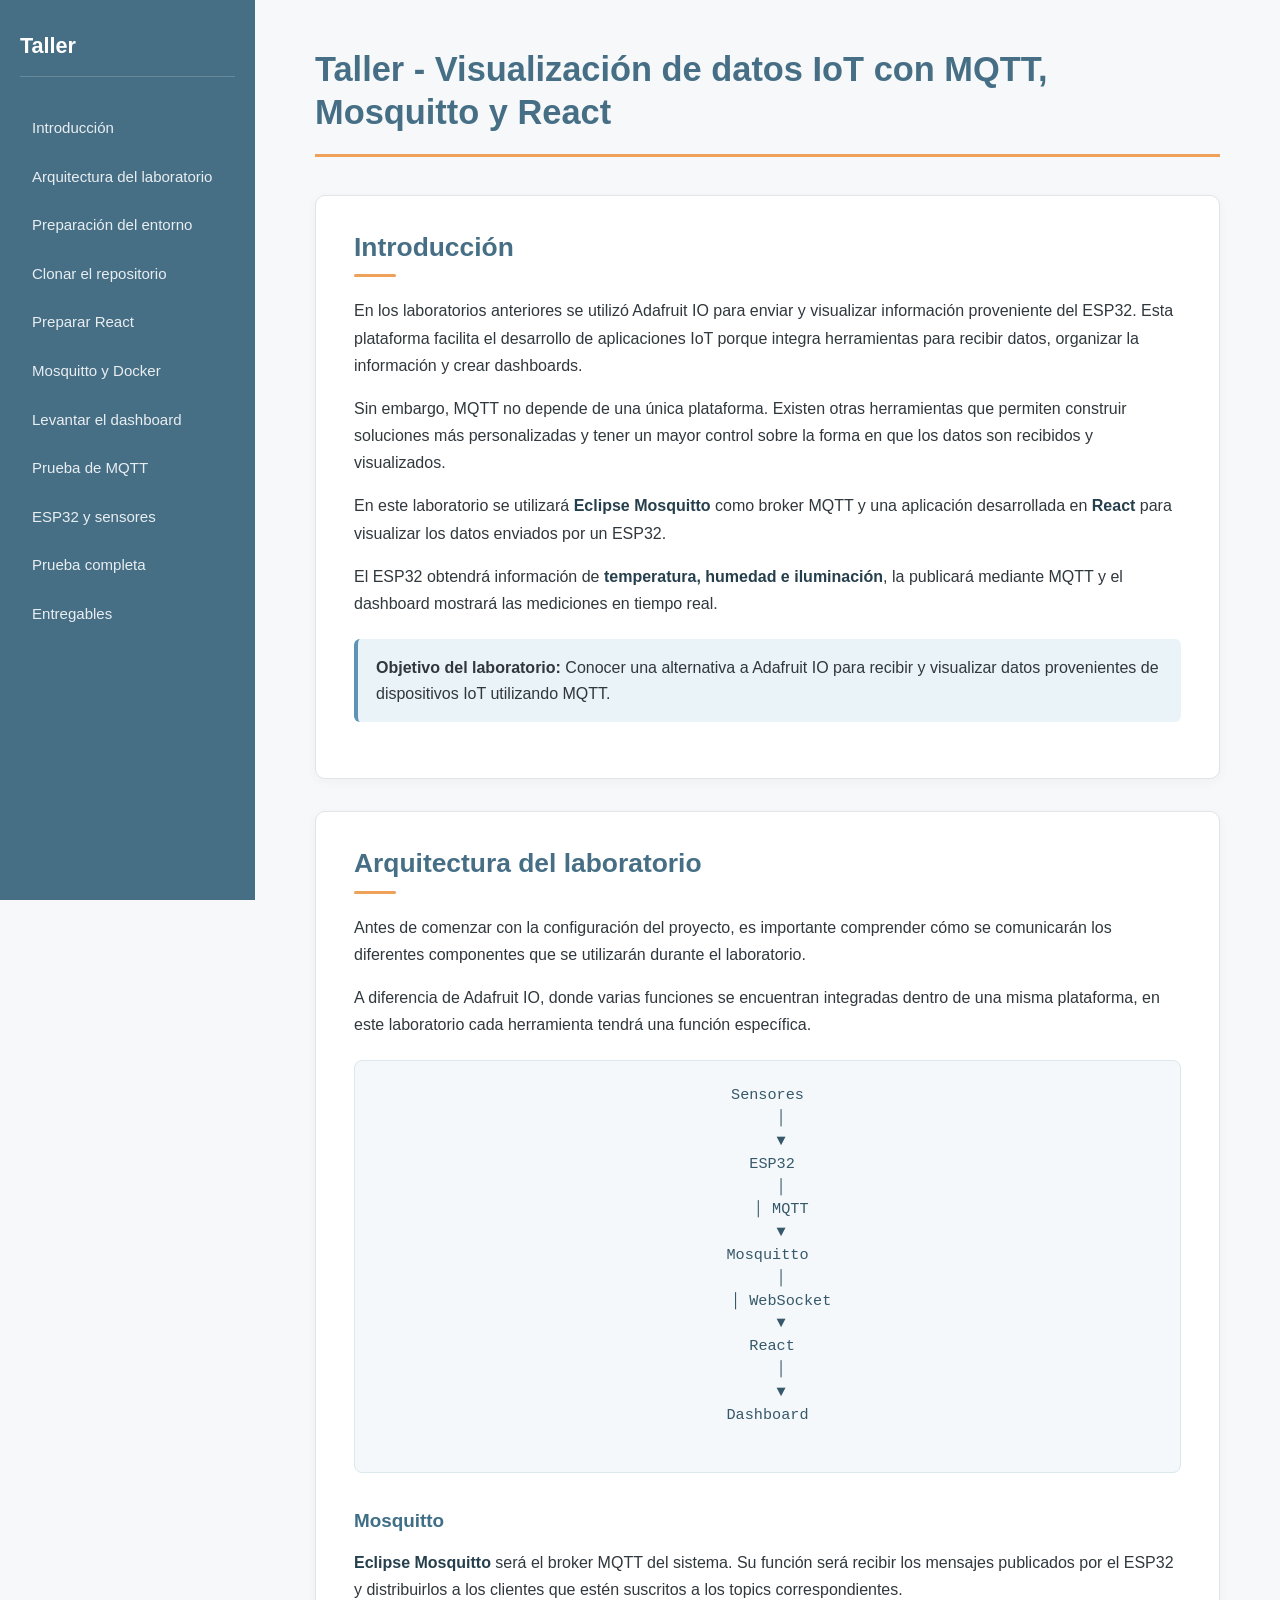
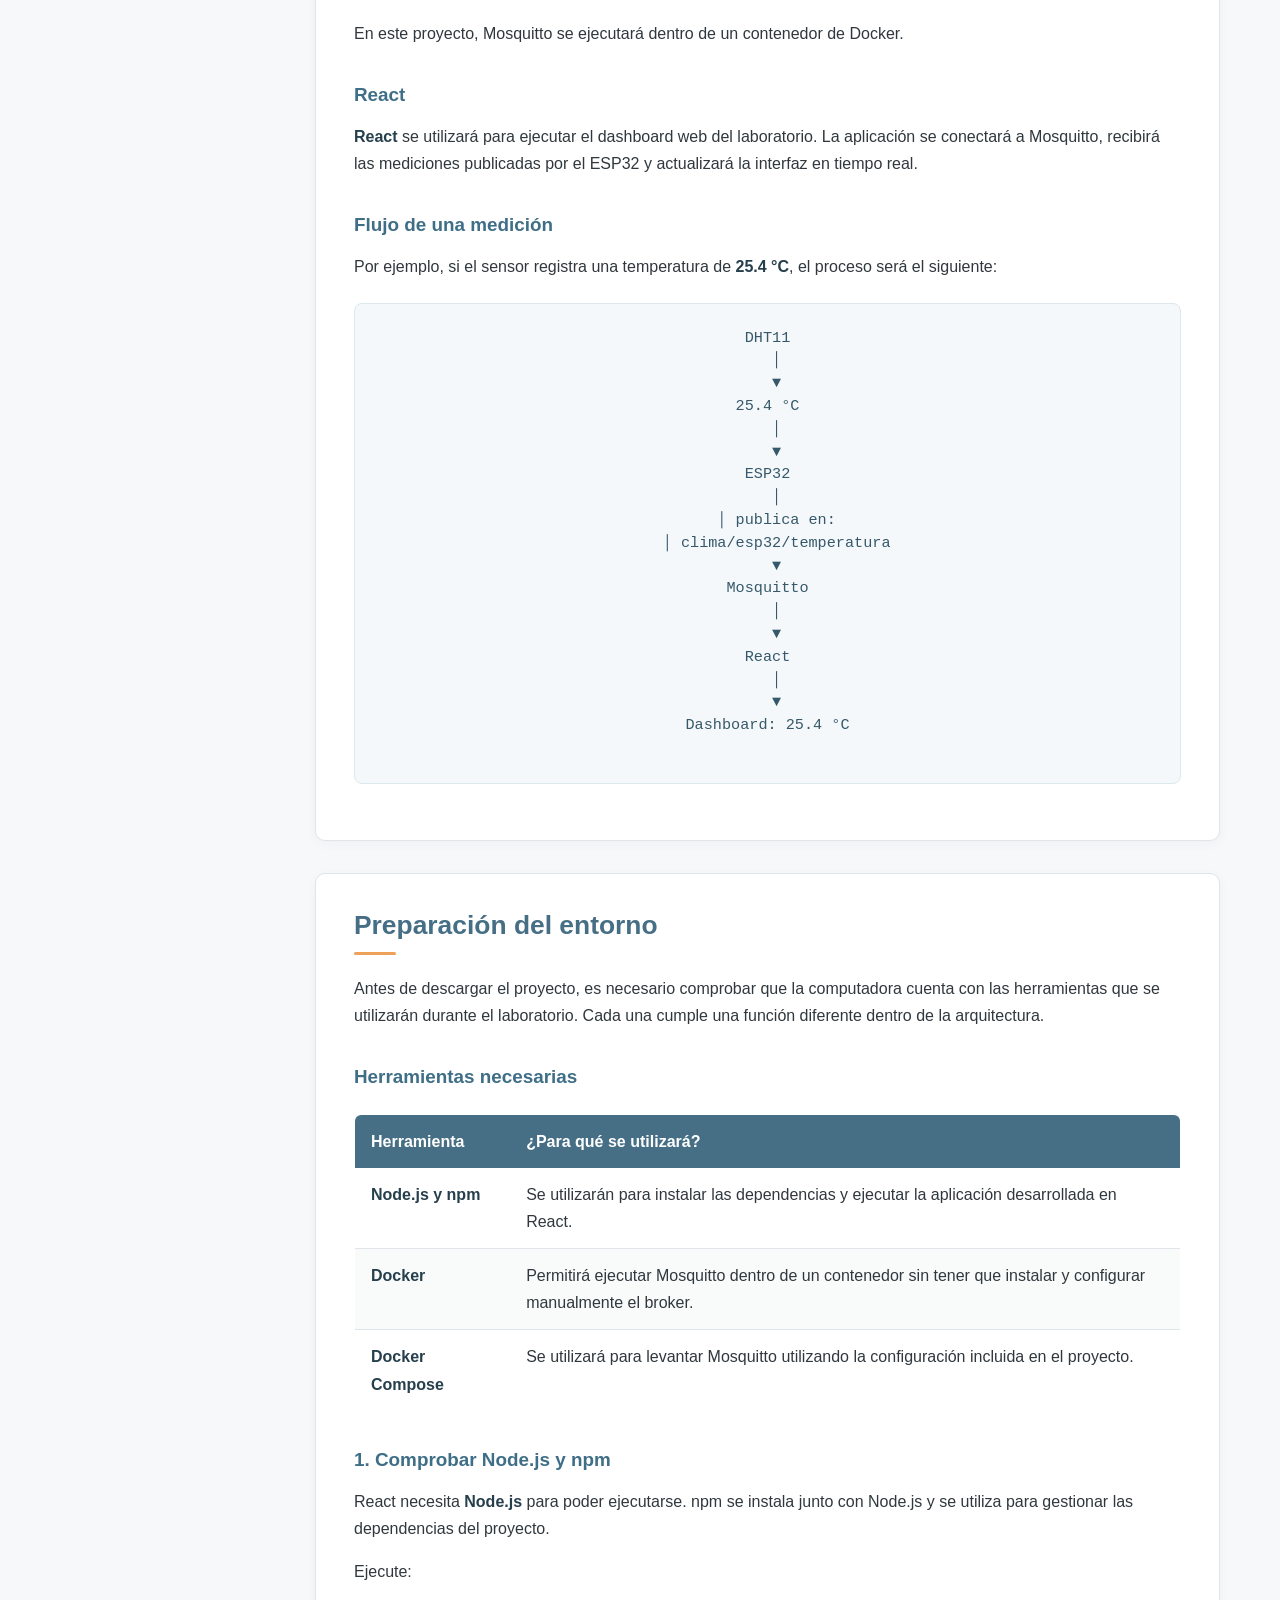
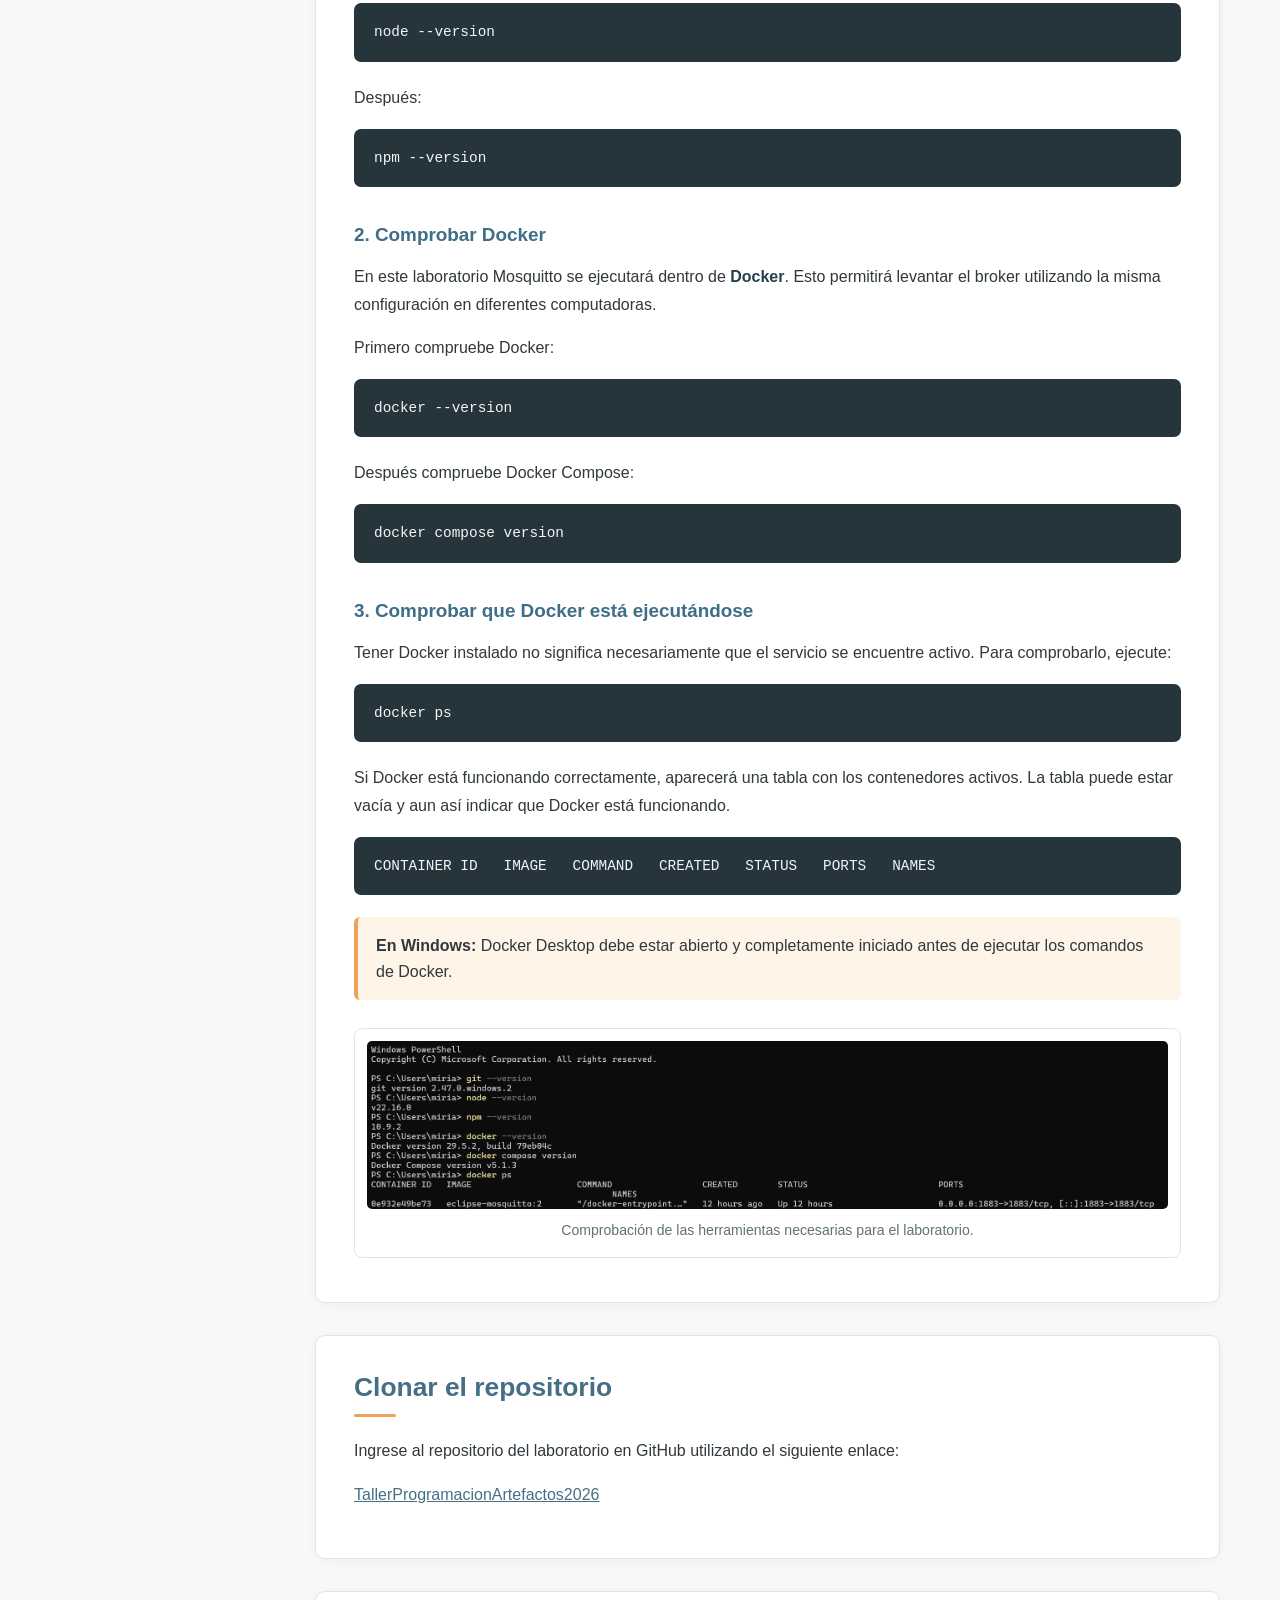
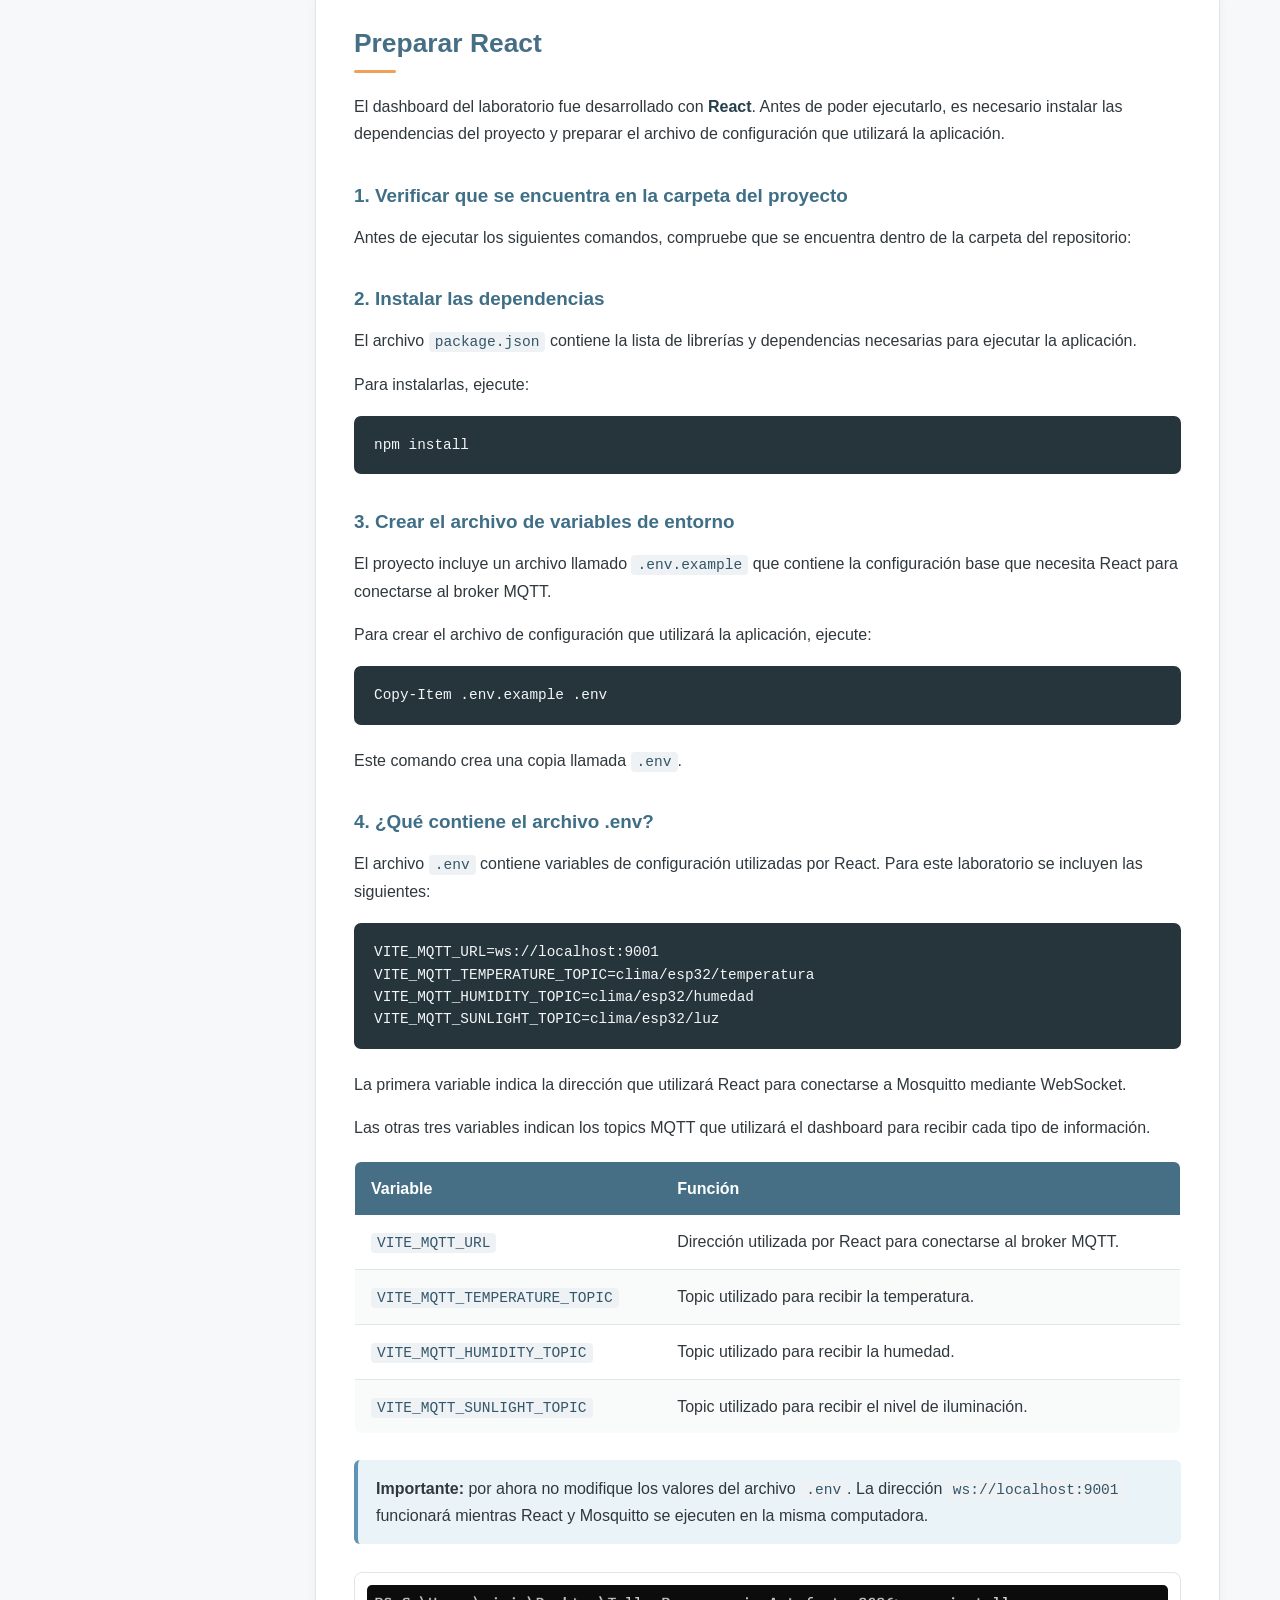
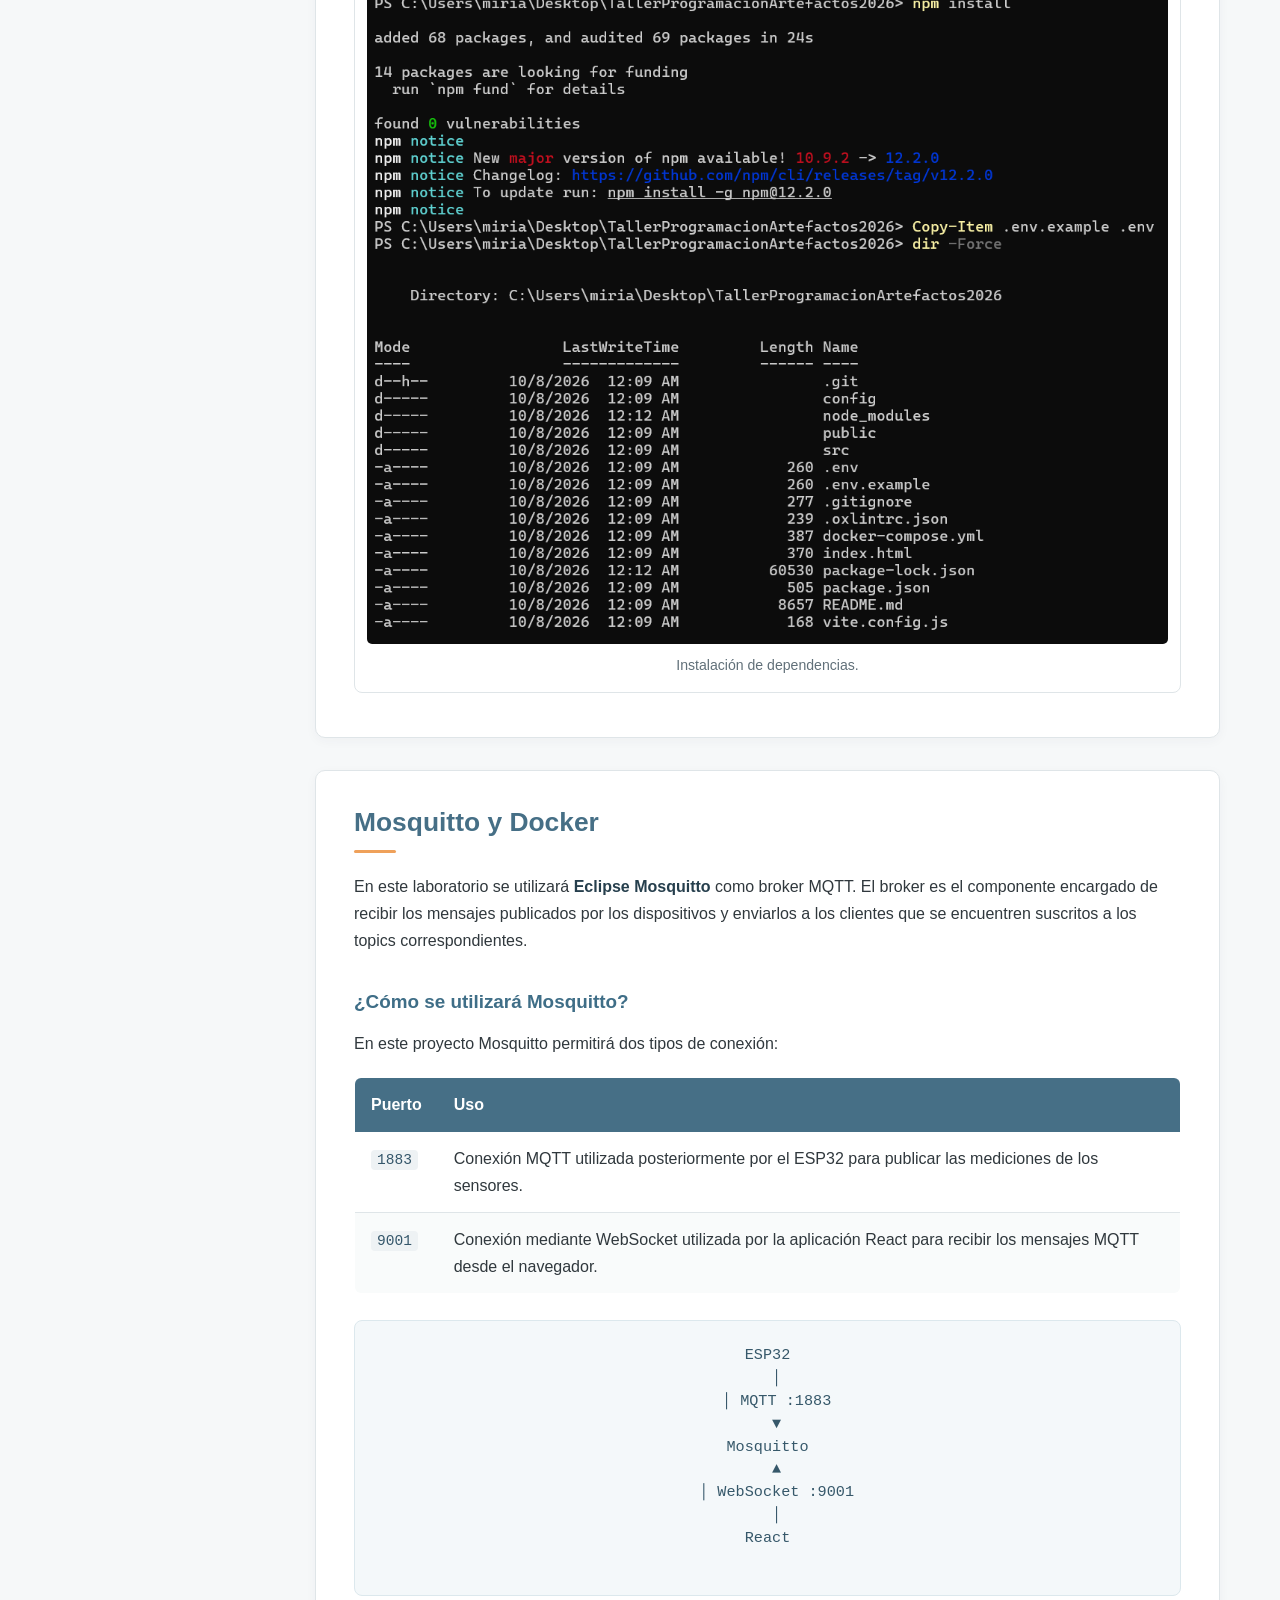
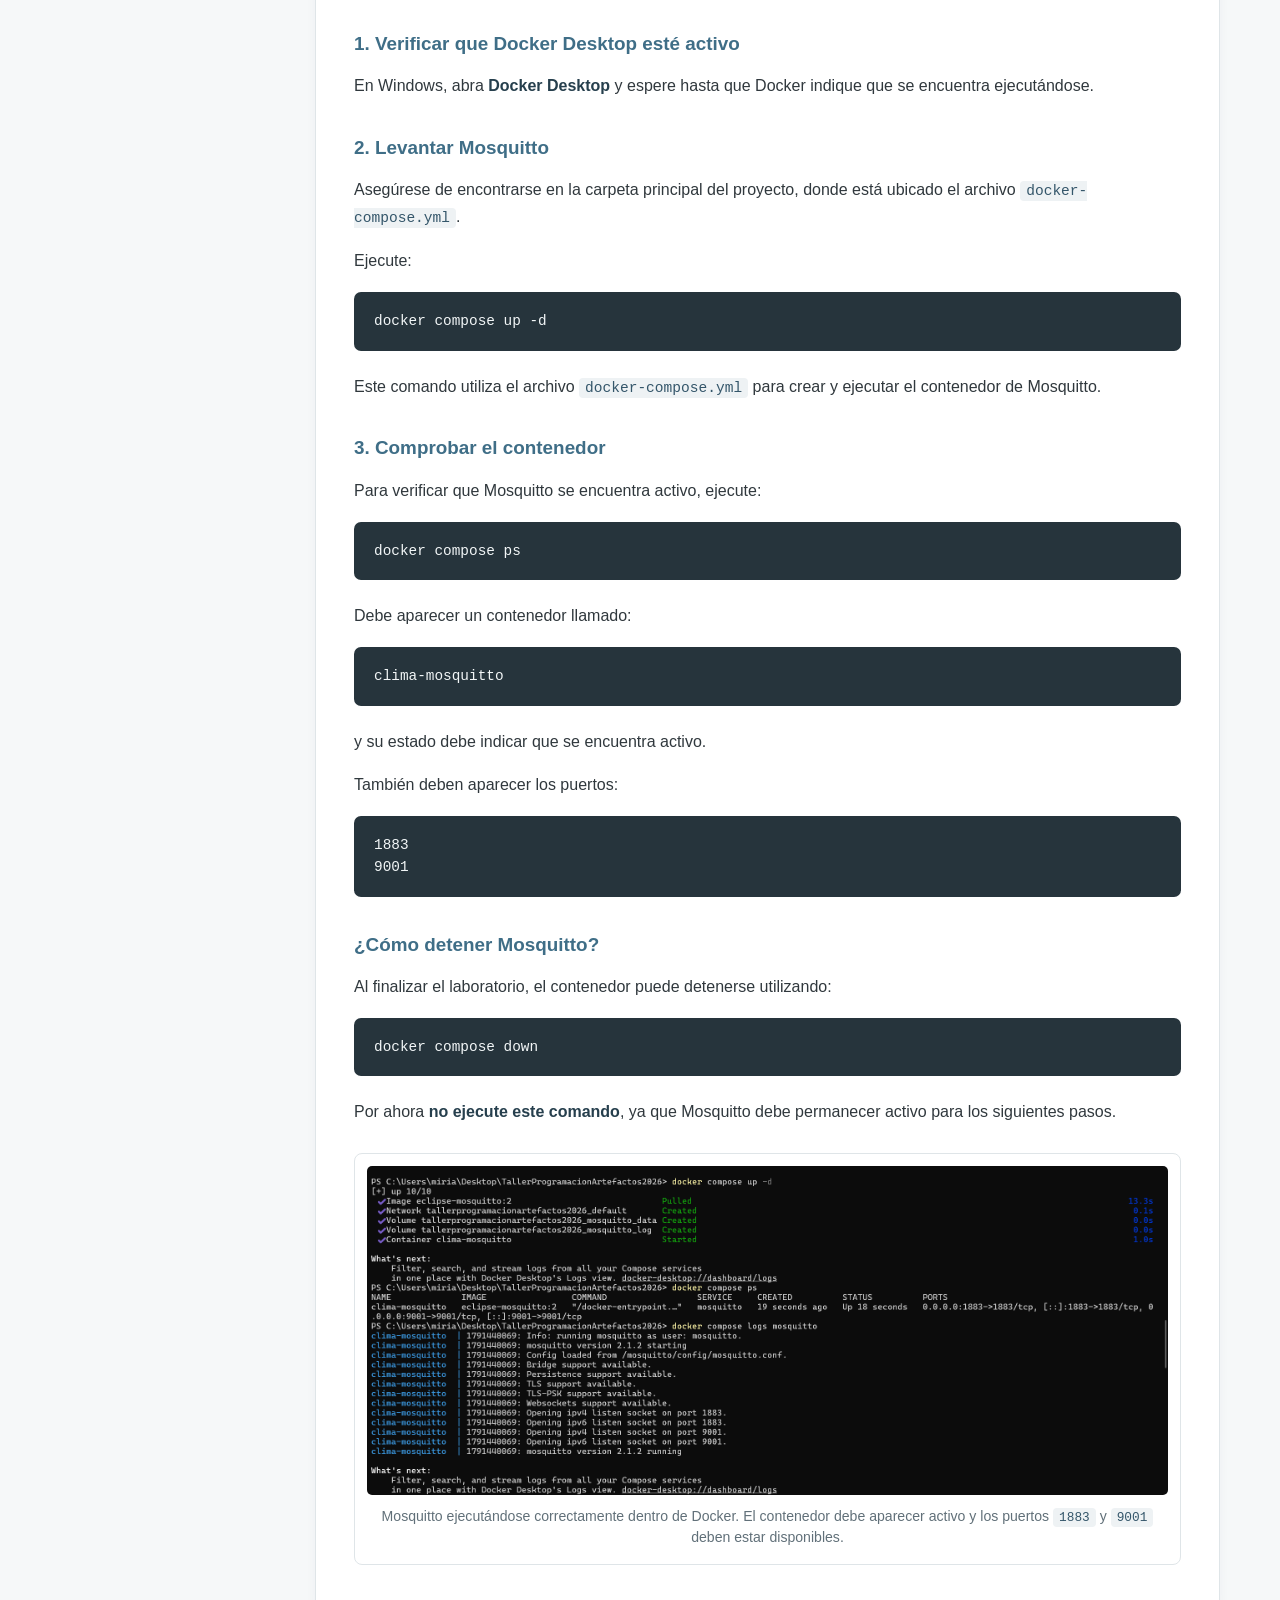
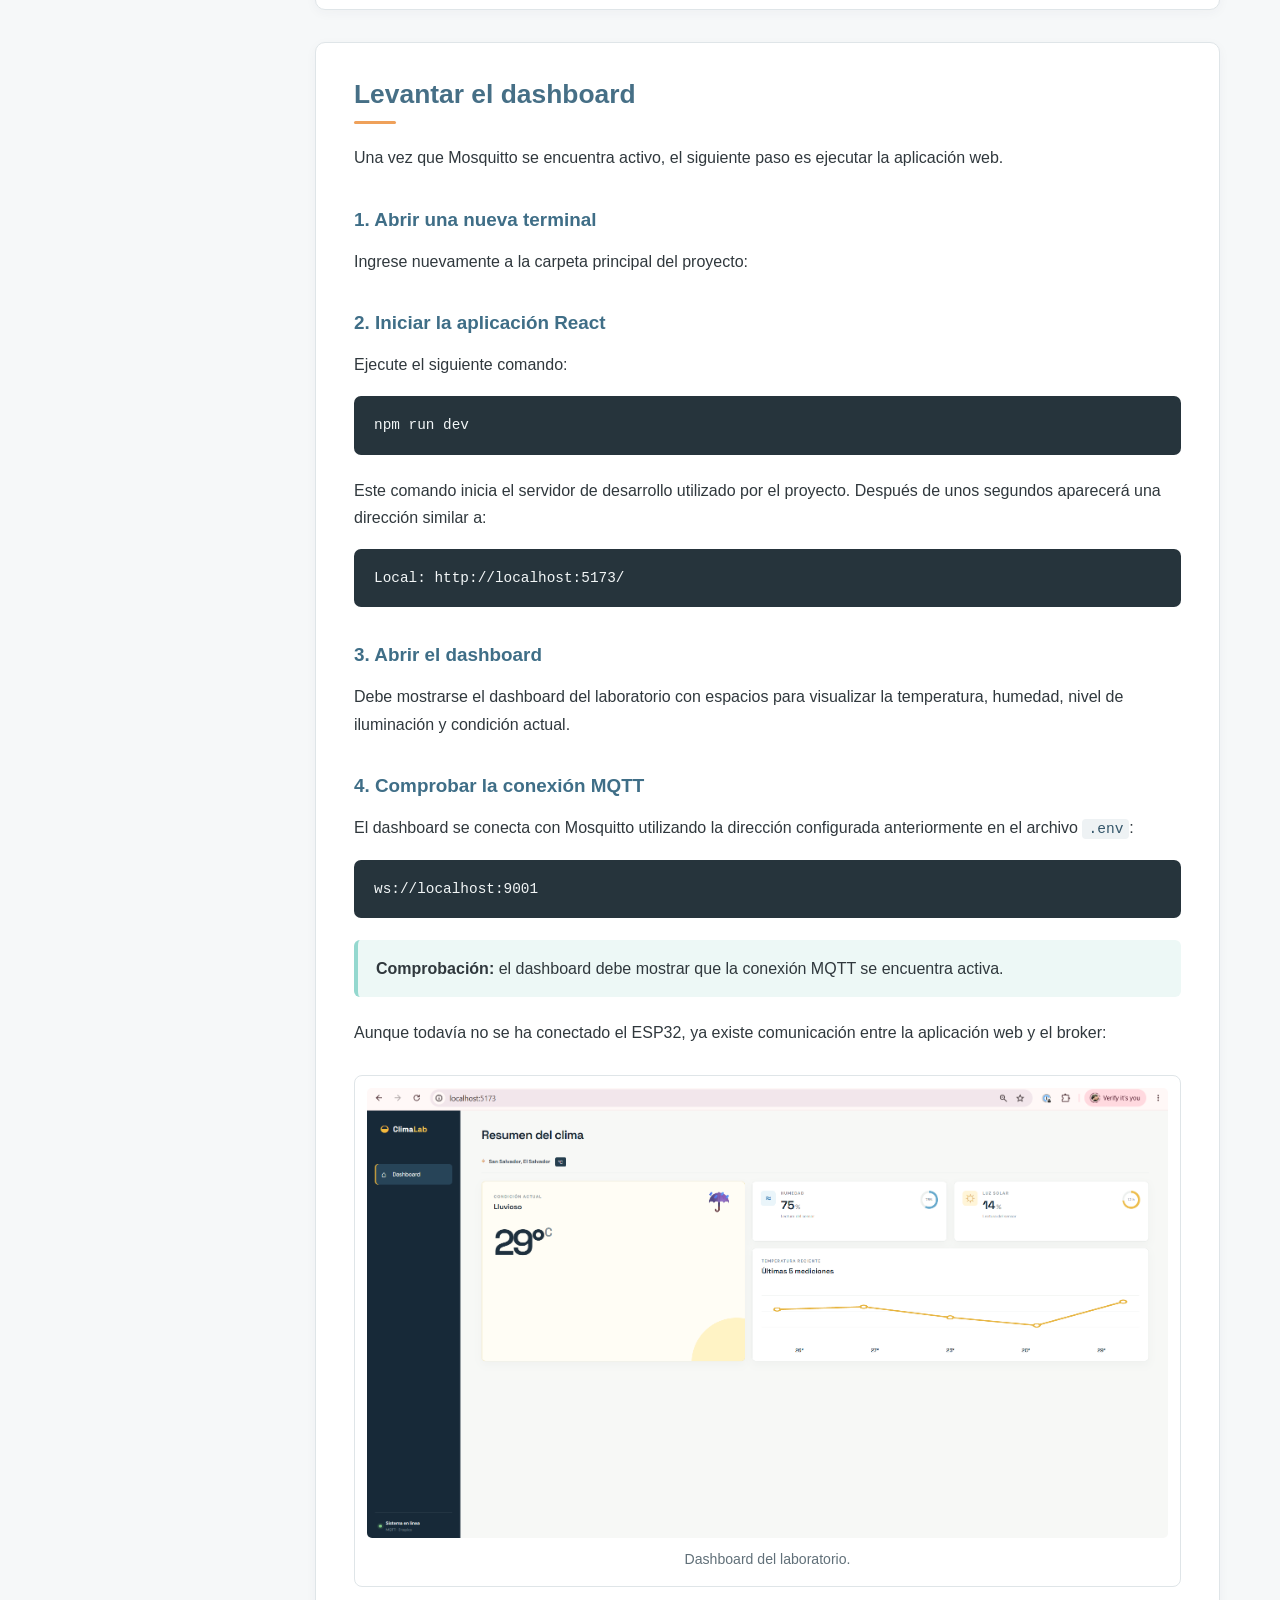
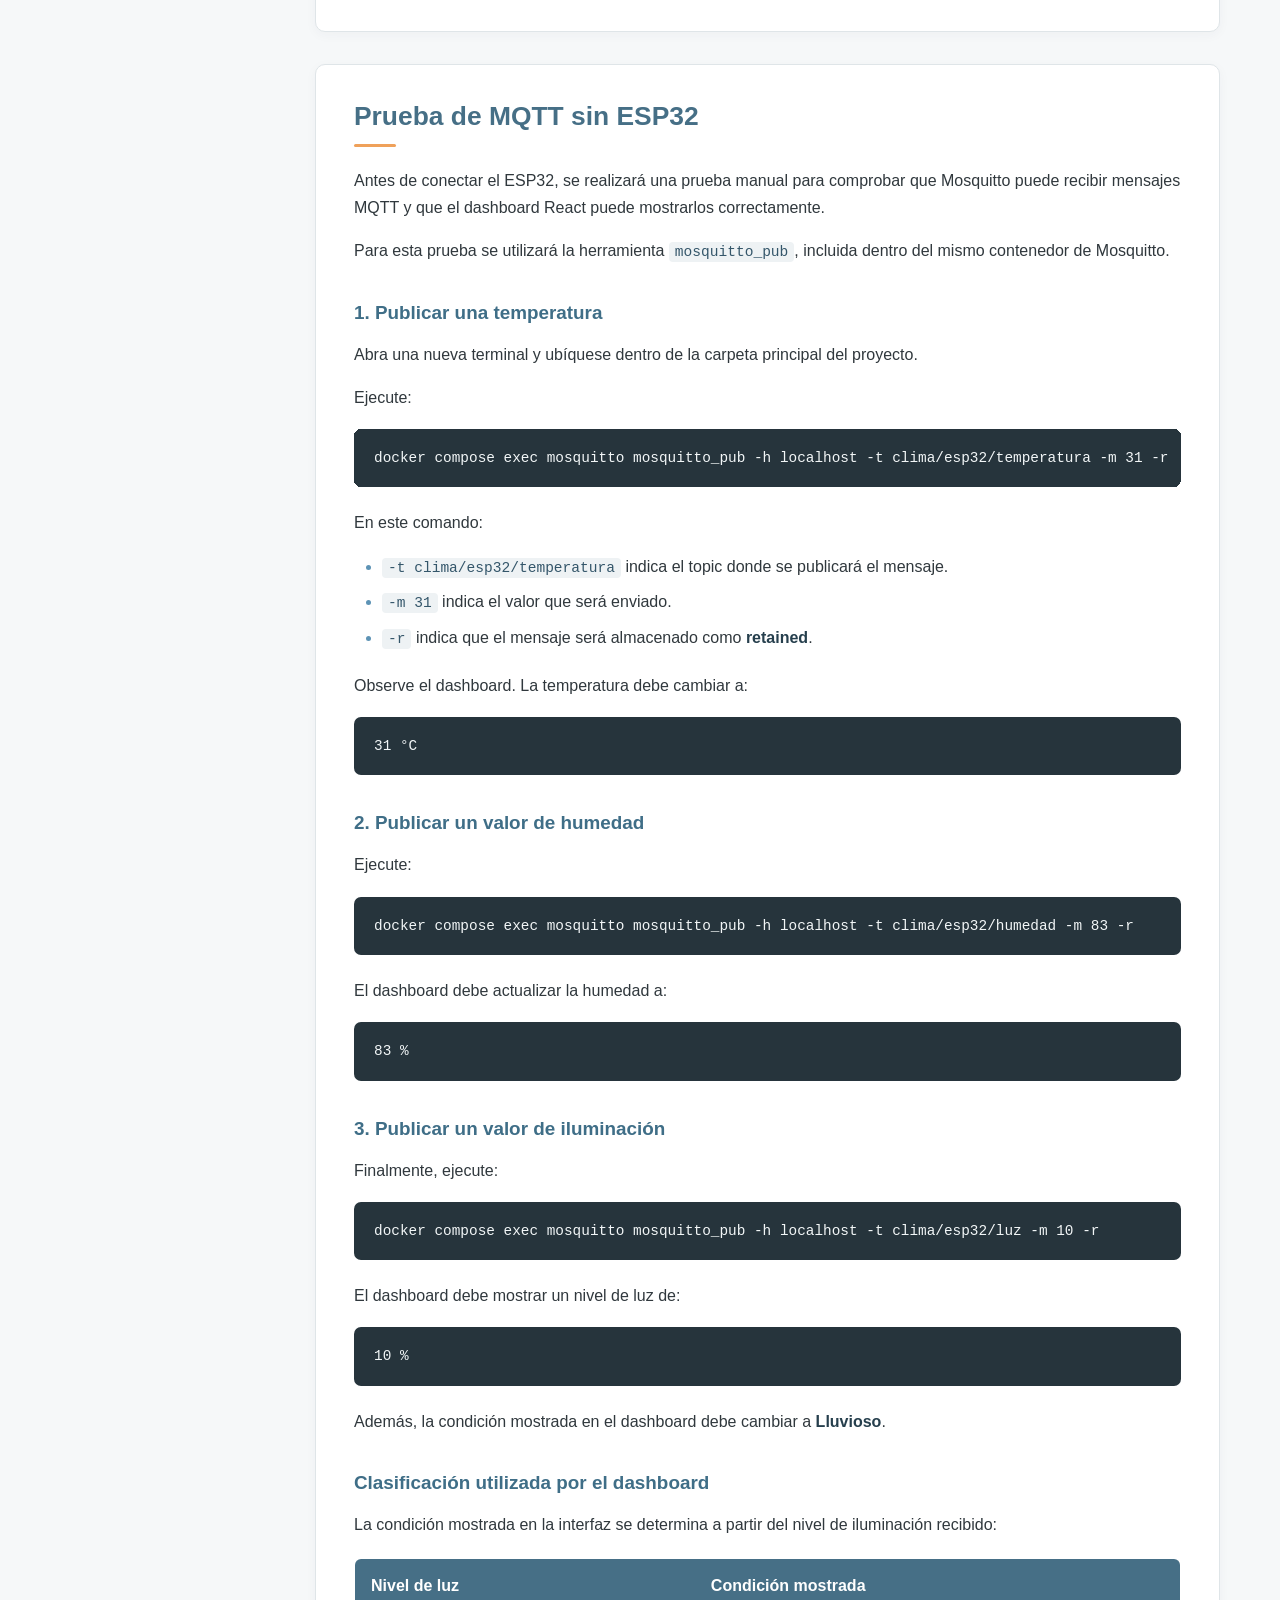
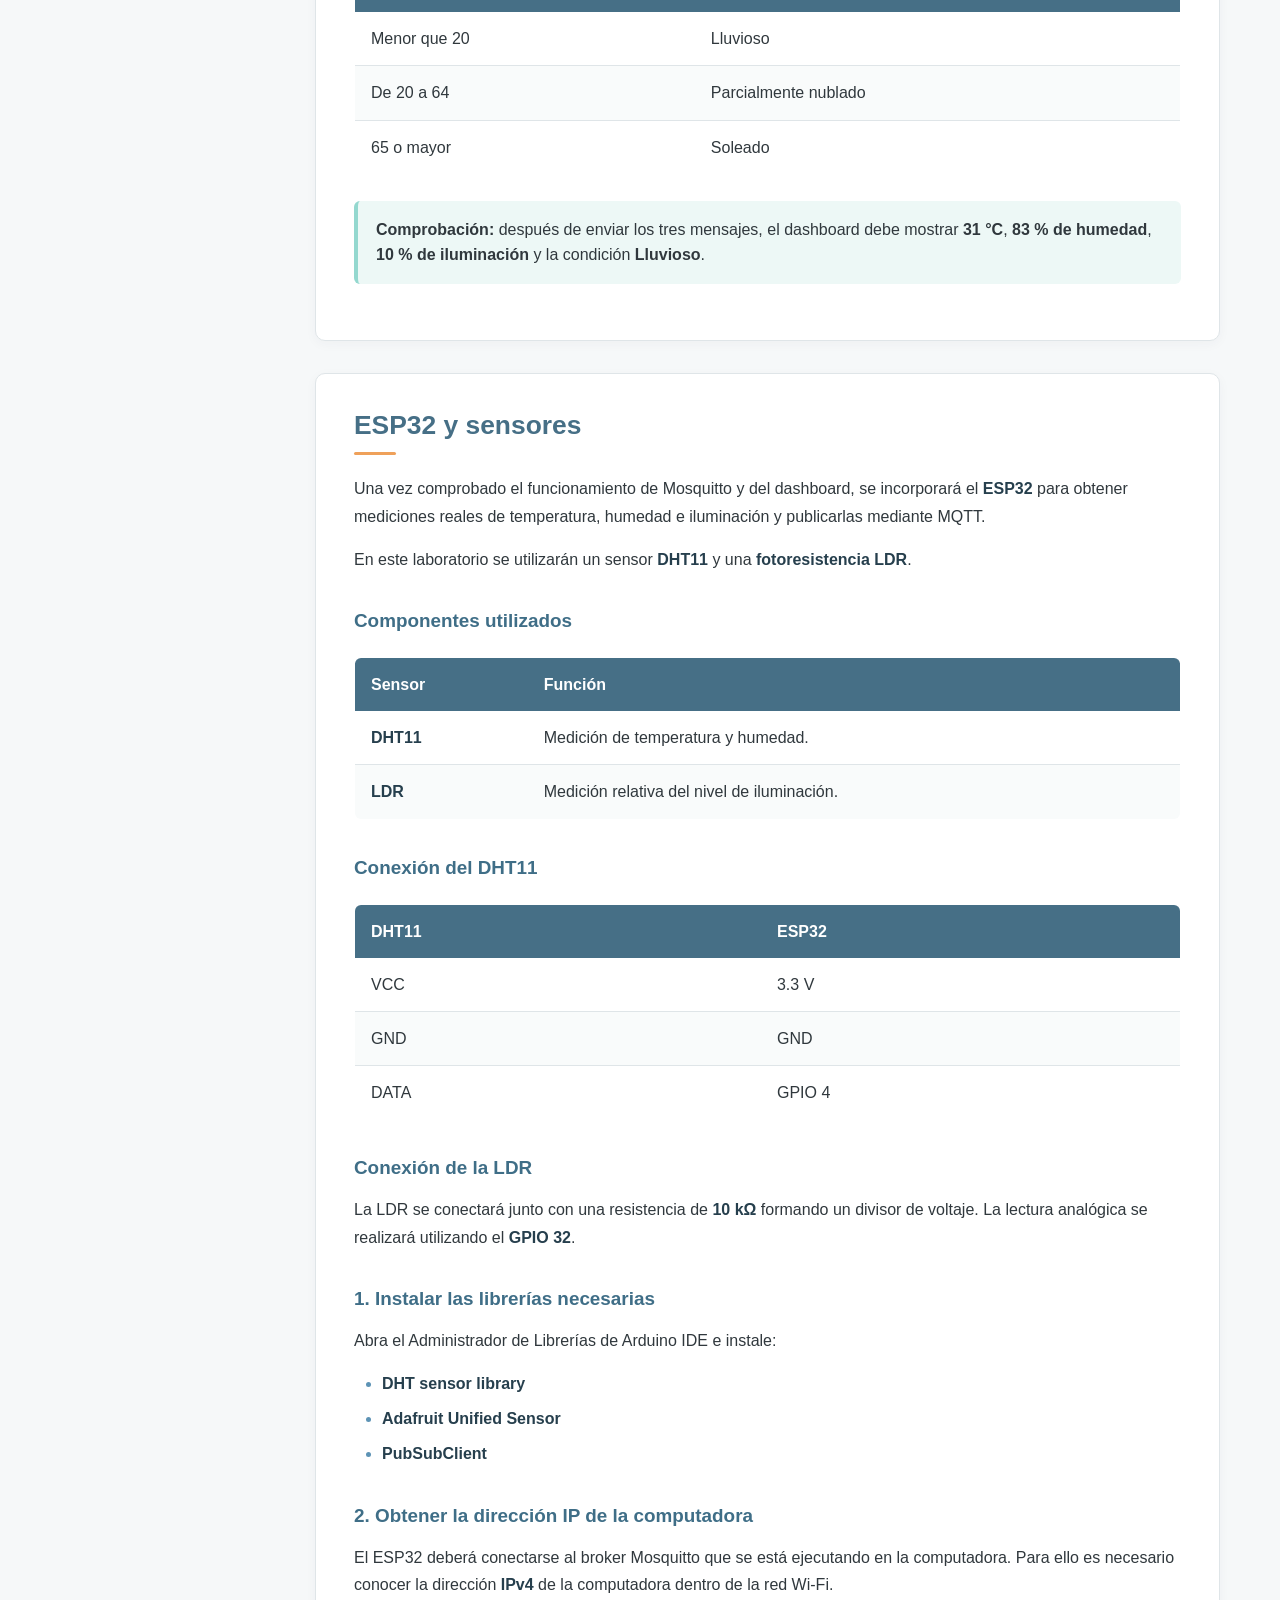
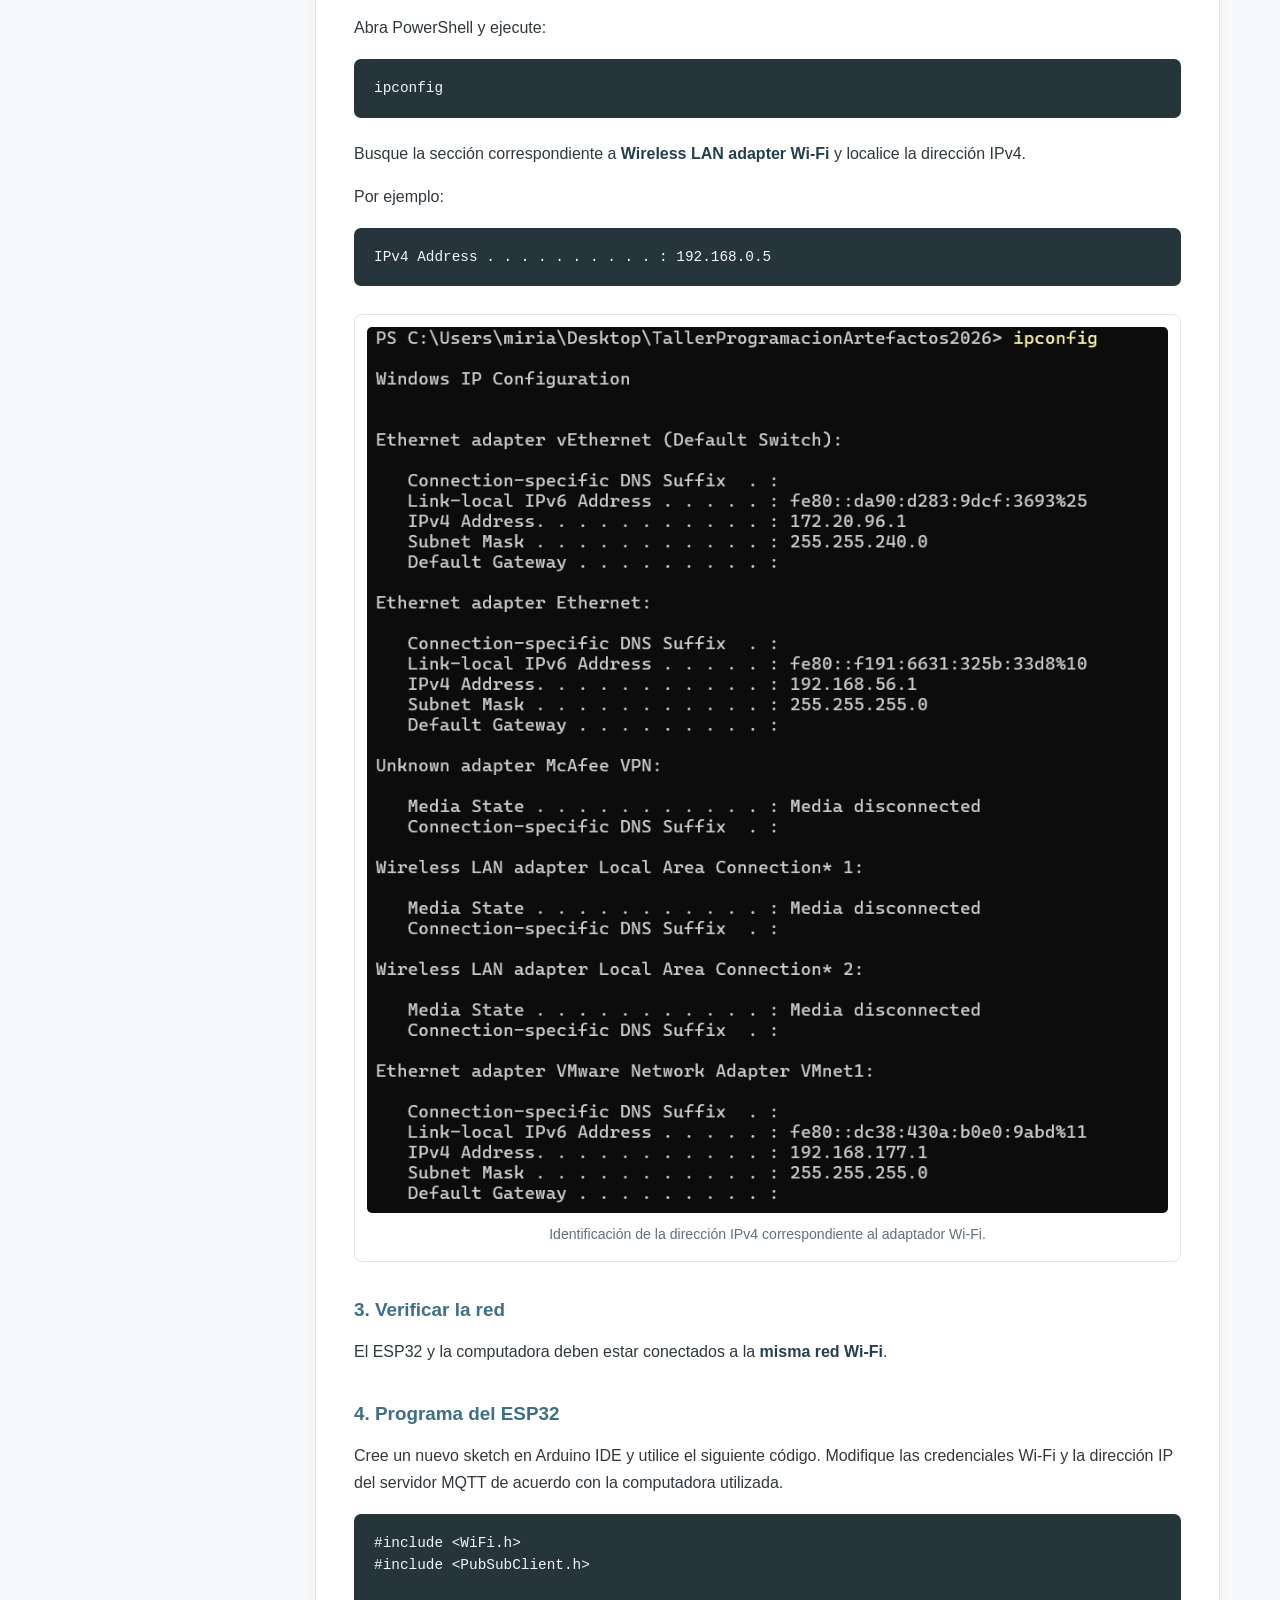
<file: laboratorio6/index.html>
<!DOCTYPE html>
<html lang="es">

<head>
    <meta charset="UTF-8">
    <meta name="viewport" content="width=device-width, initial-scale=1.0">

    <title>Taller - MQTT, Mosquitto y React</title>

    <link rel="stylesheet" href="styles.css">
</head>

<body>

    <!-- Menú lateral -->
    <nav class="menu-lateral">
        <h2>Taller</h2>

        <a href="#introduccion">Introducción</a>
        <a href="#arquitectura">Arquitectura del laboratorio</a>
        <a href="#requisitos">Preparación del entorno</a>
        <a href="#repositorio">Clonar el repositorio</a>
        <a href="#react">Preparar React</a>
        <a href="#mosquitto">Mosquitto y Docker</a>
        <a href="#dashboard">Levantar el dashboard</a>
        <a href="#prueba-mqtt">Prueba de MQTT</a>
        <a href="#esp32">ESP32 y sensores</a>
        <a href="#prueba-final">Prueba completa</a>
        <a href="#entregables">Entregables</a>
    </nav>

    <main class="contenedor">

        <h1>Taller - Visualización de datos IoT con MQTT, Mosquitto y React</h1>
        <section id="introduccion">

            <h2>Introducción</h2>

            <p>
                En los laboratorios anteriores se utilizó
                Adafruit IO para enviar y visualizar información
                proveniente del ESP32. Esta plataforma facilita el desarrollo de
                aplicaciones IoT porque integra herramientas para recibir datos,
                organizar la información y crear dashboards.
            </p>

            <p>
                Sin embargo, MQTT no depende de una única plataforma. Existen otras
                herramientas que permiten construir soluciones más personalizadas y
                tener un mayor control sobre la forma en que los datos son recibidos
                y visualizados.
            </p>

            <p>
                En este laboratorio se utilizará <strong>Eclipse Mosquitto</strong>
                como broker MQTT y una aplicación desarrollada en
                <strong>React</strong> para visualizar los datos enviados por un
                ESP32.
            </p>

            <p>
                El ESP32 obtendrá información de
                <strong>temperatura, humedad e iluminación</strong>, la publicará
                mediante MQTT y el dashboard mostrará las mediciones en tiempo real.
            </p>

            <div class="nota">
                <strong>Objetivo del laboratorio:</strong>
                Conocer una alternativa a Adafruit IO para recibir y visualizar
                datos provenientes de dispositivos IoT utilizando MQTT.
            </div>

        </section>
        
<section id="arquitectura">

    <h2>Arquitectura del laboratorio</h2>

    <p>
        Antes de comenzar con la configuración del proyecto, es importante
        comprender cómo se comunicarán los diferentes componentes que se utilizarán
        durante el laboratorio.
    </p>

    <p>
        A diferencia de Adafruit IO, donde varias funciones se encuentran integradas
        dentro de una misma plataforma, en este laboratorio cada herramienta tendrá
        una función específica.
    </p>

    <div class="diagrama-arquitectura">
        <pre>
Sensores
   │
   ▼
 ESP32
   │
   │ MQTT
   ▼
Mosquitto
   │
   │ WebSocket
   ▼
 React
   │
   ▼
Dashboard
        </pre>
    </div>
    <h3>Mosquitto</h3>

    <p>
        <strong>Eclipse Mosquitto</strong> será el broker MQTT del sistema.
        Su función será recibir los mensajes publicados por el ESP32 y distribuirlos
        a los clientes que estén suscritos a los topics correspondientes.
    </p>

    <p>
        En este proyecto, Mosquitto se ejecutará dentro de un contenedor de
        Docker.
    </p>

    <h3>React</h3>

    <p>
        <strong>React</strong> se utilizará para ejecutar el dashboard web del
        laboratorio. La aplicación se conectará a Mosquitto, recibirá las mediciones
        publicadas por el ESP32 y actualizará la interfaz en tiempo real.
    </p>
    <h3>Flujo de una medición</h3>

    <p>
        Por ejemplo, si el sensor registra una temperatura de
        <strong>25.4 °C</strong>, el proceso será el siguiente:
    </p>

    <div class="flujo-datos">
        <pre>
DHT11
  │
  ▼
25.4 °C
  │
  ▼
ESP32
  │
  │ publica en:
  │ clima/esp32/temperatura
  ▼
Mosquitto
  │
  ▼
React
  │
  ▼
Dashboard: 25.4 °C
        </pre>
    </div>
</section>

<section id="requisitos">

    <h2>Preparación del entorno</h2>

    <p>
        Antes de descargar el proyecto, es necesario comprobar que la computadora
        cuenta con las herramientas que se utilizarán durante el laboratorio.
        Cada una cumple una función diferente dentro de la arquitectura.
    </p>

    <h3>Herramientas necesarias</h3>

    <table class="tabla-herramientas">
        <thead>
            <tr>
                <th>Herramienta</th>
                <th>¿Para qué se utilizará?</th>
            </tr>
        </thead>

        <tbody>
            <tr>
                <td><strong>Node.js y npm</strong></td>
                <td>
                    Se utilizarán para instalar las dependencias y ejecutar
                    la aplicación desarrollada en React.
                </td>
            </tr>

            <tr>
                <td><strong>Docker</strong></td>
                <td>
                    Permitirá ejecutar Mosquitto dentro de un contenedor sin tener
                    que instalar y configurar manualmente el broker.
                </td>
            </tr>

            <tr>
                <td><strong>Docker Compose</strong></td>
                <td>
                    Se utilizará para levantar Mosquitto utilizando la configuración
                    incluida en el proyecto.
                </td>
            </tr>
        </tbody>
    </table>
    <h3>1. Comprobar Node.js y npm</h3>

    <p>
        React necesita <strong>Node.js</strong> para poder ejecutarse.
        npm se instala junto con Node.js y se utiliza para gestionar las
        dependencias del proyecto.
    </p>

    <p>Ejecute:</p>

    <pre><code>node --version</code></pre>

    <p>Después:</p>

    <pre><code>npm --version</code></pre>
    <h3>2. Comprobar Docker</h3>

    <p>
        En este laboratorio Mosquitto se ejecutará dentro de
        <strong>Docker</strong>. Esto permitirá levantar el broker utilizando
        la misma configuración en diferentes computadoras.
    </p>

    <p>Primero compruebe Docker:</p>

    <pre><code>docker --version</code></pre>

    <p>Después compruebe Docker Compose:</p>

    <pre><code>docker compose version</code></pre>

    <h3>3. Comprobar que Docker está ejecutándose</h3>

    <p>
        Tener Docker instalado no significa necesariamente que el servicio se
        encuentre activo. Para comprobarlo, ejecute:
    </p>

    <pre><code>docker ps</code></pre>

    <p>
        Si Docker está funcionando correctamente, aparecerá una tabla con los
        contenedores activos. La tabla puede estar vacía y aun así indicar que
        Docker está funcionando.
    </p>

    <pre><code>CONTAINER ID   IMAGE   COMMAND   CREATED   STATUS   PORTS   NAMES</code></pre>

    <div class="advertencia">
        <strong>En Windows:</strong>
        Docker Desktop debe estar abierto y completamente iniciado antes de
        ejecutar los comandos de Docker.
    </div>
    <figure class="captura">
    <img src="imagenes/requisitos-entorno.png"
         alt="Comprobación de Git, Node.js, npm, Docker y Docker Compose en PowerShell">

    <figcaption>
        Comprobación de las herramientas necesarias para el laboratorio.
    </figcaption>
</figure>

</section>

<section id="repositorio">

    <h2>Clonar el repositorio</h2>
    <p>
    Ingrese al repositorio del laboratorio en GitHub utilizando el siguiente enlace:
    </p>

    <p>
    <a href="https://github.com/MichiiMaltz11/TallerProgramacionArtefactos2026.git"
       target="_blank"
       rel="noopener noreferrer">
        TallerProgramacionArtefactos2026
    </a>
    </p>
</section>
<section id="react">

    <h2>Preparar React</h2>

    <p>
        El dashboard del laboratorio fue desarrollado con <strong>React</strong>.
        Antes de poder ejecutarlo, es necesario instalar las dependencias del
        proyecto y preparar el archivo de configuración que utilizará la aplicación.
    </p>
    <h3>1. Verificar que se encuentra en la carpeta del proyecto</h3>

    <p>
        Antes de ejecutar los siguientes comandos, compruebe que se
        encuentra dentro de la carpeta del repositorio:
    </p>
    
    <h3>2. Instalar las dependencias</h3>

    <p>
        El archivo <code>package.json</code> contiene la lista de librerías y
        dependencias necesarias para ejecutar la aplicación.
    </p>

    <p>
        Para instalarlas, ejecute:
    </p>

    <pre><code>npm install</code></pre>
    
    <h3>3. Crear el archivo de variables de entorno</h3>

    <p>
        El proyecto incluye un archivo llamado <code>.env.example</code> que contiene
        la configuración base que necesita React para conectarse al broker MQTT.
    </p>

    <p>
        Para crear el archivo de configuración que utilizará la aplicación,
        ejecute:
    </p>

    <pre><code>Copy-Item .env.example .env</code></pre>

    <p>
        Este comando crea una copia llamada <code>.env</code>.
    </p>


    <h3>4. ¿Qué contiene el archivo .env?</h3>

    <p>
        El archivo <code>.env</code> contiene variables de configuración utilizadas
        por React. Para este laboratorio se incluyen las siguientes:
    </p>

    <pre><code>VITE_MQTT_URL=ws://localhost:9001
VITE_MQTT_TEMPERATURE_TOPIC=clima/esp32/temperatura
VITE_MQTT_HUMIDITY_TOPIC=clima/esp32/humedad
VITE_MQTT_SUNLIGHT_TOPIC=clima/esp32/luz</code></pre>

    <p>
        La primera variable indica la dirección que utilizará React para conectarse
        a Mosquitto mediante WebSocket.
    </p>

    <p>
        Las otras tres variables indican los topics MQTT que utilizará el dashboard
        para recibir cada tipo de información.
    </p>

    <table class="tabla-herramientas">
        <thead>
            <tr>
                <th>Variable</th>
                <th>Función</th>
            </tr>
        </thead>

        <tbody>
            <tr>
                <td><code>VITE_MQTT_URL</code></td>
                <td>
                    Dirección utilizada por React para conectarse al broker MQTT.
                </td>
            </tr>

            <tr>
                <td><code>VITE_MQTT_TEMPERATURE_TOPIC</code></td>
                <td>
                    Topic utilizado para recibir la temperatura.
                </td>
            </tr>

            <tr>
                <td><code>VITE_MQTT_HUMIDITY_TOPIC</code></td>
                <td>
                    Topic utilizado para recibir la humedad.
                </td>
            </tr>

            <tr>
                <td><code>VITE_MQTT_SUNLIGHT_TOPIC</code></td>
                <td>
                    Topic utilizado para recibir el nivel de iluminación.
                </td>
            </tr>
        </tbody>
    </table>
    <div class="nota">
        <strong>Importante:</strong>
        por ahora no modifique los valores del archivo <code>.env</code>.
        La dirección <code>ws://localhost:9001</code> funcionará mientras React
        y Mosquitto se ejecuten en la misma computadora.
    </div>
    <figure class="captura">
    <img src="imagenes/preparar-react.png"
         alt="Instalación de dependencias y creación del archivo de variables de entorno">

    <figcaption>
        Instalación de dependencias.
    </figcaption>
</figure>

</section>

<section id="mosquitto">

    <h2>Mosquitto y Docker</h2>

    <p>
        En este laboratorio se utilizará <strong>Eclipse Mosquitto</strong>
        como broker MQTT. El broker es el componente encargado de recibir los
        mensajes publicados por los dispositivos y enviarlos a los clientes
        que se encuentren suscritos a los topics correspondientes.
    </p>
    <h3>¿Cómo se utilizará Mosquitto?</h3>

    <p>
        En este proyecto Mosquitto permitirá dos tipos de conexión:
    </p>

    <table class="tabla-herramientas">
        <thead>
            <tr>
                <th>Puerto</th>
                <th>Uso</th>
            </tr>
        </thead>

        <tbody>
            <tr>
                <td><code>1883</code></td>
                <td>
                    Conexión MQTT utilizada posteriormente por el ESP32
                    para publicar las mediciones de los sensores.
                </td>
            </tr>

            <tr>
                <td><code>9001</code></td>
                <td>
                    Conexión mediante WebSocket utilizada por la aplicación
                    React para recibir los mensajes MQTT desde el navegador.
                </td>
            </tr>
        </tbody>
    </table>

    <div class="diagrama-arquitectura">
        <pre>
ESP32
  │
  │ MQTT :1883
  ▼
Mosquitto
  ▲
  │ WebSocket :9001
  │
React
        </pre>
    </div>


    <h3>1. Verificar que Docker Desktop esté activo</h3>

    <p>
        En Windows, abra <strong>Docker Desktop</strong> y espere hasta que
        Docker indique que se encuentra ejecutándose.
    </p>
    <h3>2. Levantar Mosquitto</h3>

    <p>
        Asegúrese de encontrarse en la carpeta principal del proyecto, donde
        está ubicado el archivo <code>docker-compose.yml</code>.
    </p>

    <p>
        Ejecute:
    </p>

    <pre><code>docker compose up -d</code></pre>

    <p>
        Este comando utiliza el archivo <code>docker-compose.yml</code> para
        crear y ejecutar el contenedor de Mosquitto.
    </p>
    <h3>3. Comprobar el contenedor</h3>

    <p>
        Para verificar que Mosquitto se encuentra activo, ejecute:
    </p>

    <pre><code>docker compose ps</code></pre>

    <p>
        Debe aparecer un contenedor llamado:
    </p>

    <pre><code>clima-mosquitto</code></pre>

    <p>
        y su estado debe indicar que se encuentra activo.
    </p>

    <p>
        También deben aparecer los puertos:
    </p>

    <pre><code>1883
9001</code></pre>

    <h3>¿Cómo detener Mosquitto?</h3>

    <p>
        Al finalizar el laboratorio, el contenedor puede detenerse utilizando:
    </p>

    <pre><code>docker compose down</code></pre>

    <p>
        Por ahora <strong>no ejecute este comando</strong>, ya que Mosquitto
        debe permanecer activo para los siguientes pasos.
    </p>

    <figure class="captura">
    <img src="imagenes/mosquitto-docker.png"
         alt="Ejecución y comprobación de Mosquitto con Docker">

    <figcaption>
        Mosquitto ejecutándose correctamente dentro de Docker.
        El contenedor debe aparecer activo y los puertos
        <code>1883</code> y <code>9001</code> deben estar disponibles.
    </figcaption>
</figure>
</section>

<section id="dashboard">

    <h2>Levantar el dashboard</h2>

    <p>
        Una vez que Mosquitto se encuentra activo, el siguiente paso es ejecutar
        la aplicación web.
    </p>
    <h3>1. Abrir una nueva terminal</h3>
    <p>
        Ingrese nuevamente a la carpeta principal del proyecto:
    </p>
    <h3>2. Iniciar la aplicación React</h3>

    <p>
        Ejecute el siguiente comando:
    </p>

    <pre><code>npm run dev</code></pre>

    <p>
        Este comando inicia el servidor de desarrollo utilizado por el proyecto.
        Después de unos segundos aparecerá una dirección similar a:
    </p>

    <pre><code>Local: http://localhost:5173/</code></pre>

    <h3>3. Abrir el dashboard</h3>
    <p>
        Debe mostrarse el dashboard del laboratorio con espacios para visualizar
        la temperatura, humedad, nivel de iluminación y condición actual.
    </p>
    <h3>4. Comprobar la conexión MQTT</h3>

    <p>
        El dashboard se conecta con Mosquitto utilizando la dirección configurada
        anteriormente en el archivo <code>.env</code>:
    </p>

    <pre><code>ws://localhost:9001</code></pre>
    <div class="comprobacion">
        <strong>Comprobación:</strong>
        el dashboard debe mostrar que la conexión MQTT se encuentra
        activa.
    </div>
    <p>
        Aunque todavía no se ha conectado el ESP32, ya existe comunicación entre
        la aplicación web y el broker:
    </p>
    <figure class="captura">
    <img src="imagenes/dashboard-react.png"
         alt="Dashboard React ejecutándose correctamente en el navegador">

    <figcaption>
        Dashboard del laboratorio.
    </figcaption>
</figure>

</section>
<section id="prueba-mqtt">

    <h2>Prueba de MQTT sin ESP32</h2>

    <p>
        Antes de conectar el ESP32, se realizará una prueba manual para comprobar
        que Mosquitto puede recibir mensajes MQTT y que el dashboard React puede
        mostrarlos correctamente.
    </p>

    <p>
        Para esta prueba se utilizará la herramienta
        <code>mosquitto_pub</code>, incluida dentro del mismo contenedor de
        Mosquitto.
    </p>
    <h3>1. Publicar una temperatura</h3>

    <p>
        Abra una nueva terminal y ubíquese dentro de la carpeta
        principal del proyecto.
    </p>

    <p>
        Ejecute:
    </p>

    <pre><code>docker compose exec mosquitto mosquitto_pub -h localhost -t clima/esp32/temperatura -m 31 -r</code></pre>

    <p>
        En este comando:
    </p>

    <ul>
        <li>
            <code>-t clima/esp32/temperatura</code> indica el topic donde se
            publicará el mensaje.
        </li>
        <li>
            <code>-m 31</code> indica el valor que será enviado.
        </li>
        <li>
            <code>-r</code> indica que el mensaje será almacenado como
            <strong>retained</strong>.
        </li>
    </ul>

    <p>
        Observe el dashboard. La temperatura debe cambiar a:
    </p>

    <pre><code>31 °C</code></pre>


    <h3>2. Publicar un valor de humedad</h3>

    <p>
        Ejecute:
    </p>

    <pre><code>docker compose exec mosquitto mosquitto_pub -h localhost -t clima/esp32/humedad -m 83 -r</code></pre>

    <p>
        El dashboard debe actualizar la humedad a:
    </p>

    <pre><code>83 %</code></pre>


    <h3>3. Publicar un valor de iluminación</h3>

    <p>
        Finalmente, ejecute:
    </p>

    <pre><code>docker compose exec mosquitto mosquitto_pub -h localhost -t clima/esp32/luz -m 10 -r</code></pre>

    <p>
        El dashboard debe mostrar un nivel de luz de:
    </p>

    <pre><code>10 %</code></pre>

    <p>
        Además, la condición mostrada en el dashboard debe cambiar a
        <strong>Lluvioso</strong>.
    </p>


    <h3>Clasificación utilizada por el dashboard</h3>

    <p>
        La condición mostrada en la interfaz se determina a partir del nivel
        de iluminación recibido:
    </p>

    <table class="tabla-herramientas">
        <thead>
            <tr>
                <th>Nivel de luz</th>
                <th>Condición mostrada</th>
            </tr>
        </thead>

        <tbody>
            <tr>
                <td>Menor que 20</td>
                <td>Lluvioso</td>
            </tr>

            <tr>
                <td>De 20 a 64</td>
                <td>Parcialmente nublado</td>
            </tr>

            <tr>
                <td>65 o mayor</td>
                <td>Soleado</td>
            </tr>
        </tbody>
    </table>
    <div class="comprobacion">
        <strong>Comprobación:</strong>
        después de enviar los tres mensajes, el dashboard debe mostrar
        <strong>31 °C</strong>, <strong>83 % de humedad</strong>,
        <strong>10 % de iluminación</strong> y la condición
        <strong>Lluvioso</strong>.
    </div>
</section>

<section id="esp32">

    <h2>ESP32 y sensores</h2>

    <p>
        Una vez comprobado el funcionamiento de Mosquitto y del dashboard,
        se incorporará el <strong>ESP32</strong> para obtener mediciones reales
        de temperatura, humedad e iluminación y publicarlas mediante MQTT.
    </p>

    <p>
        En este laboratorio se utilizarán un sensor <strong>DHT11</strong>
        y una <strong>fotoresistencia LDR</strong>.
    </p>


    <h3>Componentes utilizados</h3>

    <table class="tabla-herramientas">
        <thead>
            <tr>
                <th>Sensor</th>
                <th>Función</th>
            </tr>
        </thead>

        <tbody>
            <tr>
                <td><strong>DHT11</strong></td>
                <td>Medición de temperatura y humedad.</td>
            </tr>

            <tr>
                <td><strong>LDR</strong></td>
                <td>Medición relativa del nivel de iluminación.</td>
            </tr>
        </tbody>
    </table>


    <h3>Conexión del DHT11</h3>

    <table class="tabla-pines">
        <thead>
            <tr>
                <th>DHT11</th>
                <th>ESP32</th>
            </tr>
        </thead>

        <tbody>
            <tr>
                <td>VCC</td>
                <td>3.3 V</td>
            </tr>

            <tr>
                <td>GND</td>
                <td>GND</td>
            </tr>

            <tr>
                <td>DATA</td>
                <td>GPIO 4</td>
            </tr>
        </tbody>
    </table>


    <h3>Conexión de la LDR</h3>

    <p>
        La LDR se conectará junto con una resistencia de
        <strong>10 kΩ</strong> formando un divisor de voltaje.
        La lectura analógica se realizará utilizando el
        <strong>GPIO 32</strong>.
    </p>
    <h3>1. Instalar las librerías necesarias</h3>

    <p>
        Abra el Administrador de Librerías de Arduino IDE e instale:
    </p>

    <ul>
        <li><strong>DHT sensor library</strong></li>
        <li><strong>Adafruit Unified Sensor</strong></li>
        <li><strong>PubSubClient</strong></li>
    </ul>
    <h3>2. Obtener la dirección IP de la computadora</h3>

    <p>
        El ESP32 deberá conectarse al broker Mosquitto que se está ejecutando
        en la computadora. Para ello es necesario conocer la dirección
        <strong>IPv4</strong> de la computadora dentro de la red Wi-Fi.
    </p>

    <p>
        Abra PowerShell y ejecute:
    </p>

    <pre><code>ipconfig</code></pre>

    <p>
        Busque la sección correspondiente a
        <strong>Wireless LAN adapter Wi-Fi</strong> y localice la dirección
        IPv4.
    </p>

    <p>
        Por ejemplo:
    </p>

    <pre><code>IPv4 Address . . . . . . . . . . : 192.168.0.5</code></pre>
    <figure class="captura">
        <img src="imagenes/ip-wifi.png"
             alt="Identificación de la dirección IPv4 del adaptador Wi-Fi mediante ipconfig">

        <figcaption>
            Identificación de la dirección IPv4 correspondiente al adaptador Wi-Fi.
        </figcaption>
    </figure>


    <h3>3. Verificar la red</h3>

    <p>
        El ESP32 y la computadora deben estar conectados a la
        <strong>misma red Wi-Fi</strong>.
    </p>
    <h3>4. Programa del ESP32</h3>

    <p>
        Cree un nuevo sketch en Arduino IDE y utilice el siguiente código.
        Modifique las credenciales Wi-Fi y la dirección IP del servidor MQTT
        de acuerdo con la computadora utilizada.
    </p>

<pre><code>#include &lt;WiFi.h&gt;
#include &lt;PubSubClient.h&gt;

// ======================================================
// CONFIGURACIÓN WIFI
// ======================================================

const char* WIFI_SSID = "NOMBRE_DE_LA_RED";
const char* WIFI_PASSWORD = "CONTRASENA_DE_LA_RED";


// ======================================================
// CONFIGURACIÓN MQTT
// ======================================================


const char* MQTT_SERVER = "IP_DE_LA_COMPUTADORA";
const int MQTT_PORT = 1883;

// Topics utilizados por el dashboard React.
const char* TOPIC_TEMPERATURA = "clima/esp32/temperatura";
const char* TOPIC_HUMEDAD = "clima/esp32/humedad";
const char* TOPIC_LUZ = "clima/esp32/luz";


// ======================================================
// CONFIGURACIÓN DE SENSORES
// ======================================================

// (Estudiante)
// Definir los pines y objetos necesarios para los sensores.

WiFiClient wifiClient;
PubSubClient mqttClient(wifiClient);

// Enviar una lectura cada 2 segundos.
const unsigned long INTERVALO_ENVIO = 2000;

unsigned long ultimoEnvio = 0;

void conectarWiFi() {

  Serial.print("Conectando a WiFi");

  WiFi.begin(WIFI_SSID, WIFI_PASSWORD);

  while (WiFi.status() != WL_CONNECTED) {
    delay(500);
    Serial.print(".");
  }

  Serial.println();
  Serial.println("WiFi conectado");

  Serial.print("IP del ESP32: ");
  Serial.println(WiFi.localIP());
}

void conectarMQTT() {

  while (!mqttClient.connected()) {

    Serial.print("Conectando a Mosquitto...");

    // Crear un Client ID diferente para este ESP32.
    String clientId = "ESP32-";
    clientId += String(
      (uint32_t)(ESP.getEfuseMac() &amp; 0xFFFFFFFF),
      HEX
    );

    if (mqttClient.connect(clientId.c_str())) {

      Serial.println(" conectado");

    } else {

      Serial.print(" error, rc=");
      Serial.print(mqttClient.state());
      Serial.println(". Reintentando en 2 segundos...");

      delay(2000);
    }
  }
}


// ======================================================
// LEER Y PUBLICAR SENSORES
// ======================================================

void publicarSensores() {

  /*
    (Estudiante)
      1. Obtener la temperatura.

      2. Obtener la humedad.

      3. Obtener la lectura del sensor de iluminación.

      4. Preparar los valores para poder publicarlos
         mediante MQTT.

      5. Publicar cada dato en su topic correspondiente:

         TOPIC_TEMPERATURA
         TOPIC_HUMEDAD
         TOPIC_LUZ

      6. Mostrar las mediciones en el Monitor Serial.
  */

}

void setup() {

  Serial.begin(115200);

  // (Estudiante)
  // Inicializar los sensores y configurar los pines
  // necesarios.

  conectarWiFi();

  mqttClient.setServer(
    MQTT_SERVER,
    MQTT_PORT
  );
}

void loop() {

  // Si se pierde WiFi, volver a conectarse.
  if (WiFi.status() != WL_CONNECTED) {
    conectarWiFi();
  }

  // Si se pierde MQTT, volver a conectarse.
  if (!mqttClient.connected()) {
    conectarMQTT();
  }

  mqttClient.loop();


  // Publicar sensores cada 2 segundos.
  if (millis() - ultimoEnvio &gt;= INTERVALO_ENVIO) {

    ultimoEnvio = millis();

    publicarSensores();
  }
}</code></pre>

    <h3>5. Configuración antes de cargar el programa</h3>

    <p>
        Antes de cargar el sketch al ESP32, modifique las siguientes líneas:
    </p>

    <pre><code>const char* WIFI_SSID = "NOMBRE_DE_LA_RED";
const char* WIFI_PASSWORD = "CONTRASENA_DE_LA_RED";
const char* MQTT_SERVER = "IP_DE_LA_COMPUTADORA";</code></pre>

    <p>
        En <code>MQTT_SERVER</code> coloque la dirección IPv4 obtenida anteriormente
        mediante <code>ipconfig</code>.
    </p>


    <h3>6. Cargar y comprobar el programa</h3>

    <p>
        Conecte el ESP32 a la computadora, seleccione la placa y el puerto
        correspondientes en Arduino IDE y cargue el programa.
    </p>
    <p>
        Si la conexión es correcta, deben aparecer mensajes similares a:
    </p>

    <pre><code>Conectando a WiFi....
WiFi conectado
IP del ESP32: 192.168.0.17

Conectando a Mosquitto... conectado

Temperatura: 25.60 °C
Humedad: 61.00 %
LDR ADC: 3017 | Luz: 73 %
------------------------------</code></pre>
</section>

<section id="prueba-final">

    <h2>Prueba completa del sistema</h2>

    <div class="comprobacion">
        <strong>Comprobación:</strong>
        los valores deben actualizarse aproximadamente cada dos segundos.
    </div>


    <h3>1. Observar los datos en el dashboard</h3>

    <p>
        Regrese al navegador donde se encuentra abierto el dashboard.
        Los valores mostrados deben corresponder con las mediciones observadas
        en el Monitor Serial.
    </p>

    <h3>2. Probar el sensor de iluminación</h3>

    <p>
        Cubra parcialmente la LDR con la mano y observe cómo cambia la lectura
        de iluminación en el dashboard.
    </p>

    <p>
        Posteriormente, exponga nuevamente la LDR a una mayor cantidad de luz.
    </p>

    <p>
        De acuerdo con el valor recibido, el dashboard mostrará una de las
        siguientes condiciones:
    </p>

    <table class="tabla-herramientas">
        <thead>
            <tr>
                <th>Nivel de iluminación</th>
                <th>Condición</th>
            </tr>
        </thead>

        <tbody>
            <tr>
                <td>Menor que 20 %</td>
                <td>Lluvioso</td>
            </tr>

            <tr>
                <td>De 20 % a 64 %</td>
                <td>Parcialmente nublado</td>
            </tr>

            <tr>
                <td>65 % o mayor</td>
                <td>Soleado</td>
            </tr>
        </tbody>
    </table>


    <h3>3. Comprobar la gráfica de temperatura</h3>

    <p>
        Observe la gráfica mostrada en el dashboard mientras el ESP32 continúa
        enviando mediciones.
    </p>

    <p>
        La gráfica debe actualizarse automáticamente y conservar las
        <strong>últimas cinco temperaturas recibidas</strong>.
    </p>
    <p>
        Los últimos valores de temperatura, humedad e iluminación deben volver
        a mostrarse automáticamente.
    </p>
</section>

<section id="entregables">

    <h2>Entregables</h2>

    <p>
        Al finalizar el laboratorio, debe elaborar un
        <strong>documento en formato PDF</strong> con las evidencias del trabajo
        realizado.
    </p>

    <p>
        El PDF deberá incluir los siguientes elementos:
    </p>

    <ol>
        <li>
            <strong>Link del repositorio</strong> donde se encuentra el
            <strong>sketch del ESP32</strong> en una carpeta llamada Taller.
        </li>

        <li>
            <strong>Una imagen del Monitor Serial</strong> donde se observen
            las <strong>últimas 5 lecturas</strong> obtenidas por los sensores.
        </li>

        <li>
            <strong>Una imagen del dashboard funcionando</strong>, mostrando
            correctamente los datos recibidos desde el ESP32.
        </li>

        <li>
            <strong>Una fotografía del circuito final</strong> implementado
            durante el laboratorio.
        </li>
    </ol>
    <div class="comprobacion">
        <strong>Entrega final:</strong>
        subir un único archivo PDF que contenga todas las evidencias solicitadas.
    </div>
    <h3>Evaluación de la actividad</h3>

<p>
    La calificación final de esta actividad se obtiene mediante la aplicación
    de un <strong>Factor de Dominio</strong> sobre la nota obtenida en los
    entregables.
</p>

<div class="nota">
    <strong>Nota Final = Nota de Entregables × Factor de Dominio</strong>
</div>

<h3>Nota de Entregables</h3>

<p>
    Evalúa la calidad técnica, la estructura y el cumplimiento de los requisitos
    del producto entregado. Esta nota se asignará en una escala de
    <strong>0 a 10</strong>.
</p>

<h3>Factor de Dominio</h3>

<p>
    El <strong>Factor de Dominio</strong> es un coeficiente entre
    <strong>0.0 y 1.0</strong> que será determinado mediante una evaluación
    complementaria, como una <strong>defensa oral o preguntas de sustentación</strong>.
</p>

<p>
    Este factor refleja el nivel de apropiación y comprensión que el estudiante
    tiene sobre los fundamentos teóricos y prácticos desarrollados durante
    la actividad.
</p>

<p>
    Un factor de <strong>1.0</strong> representa un dominio completo, mientras
    que valores inferiores reducen la nota final de acuerdo con los vacíos
    conceptuales evidenciados durante la evaluación.
</p>

<h3>Ejemplo del cálculo de nota</h3>

<table class="tabla-herramientas">
    <thead>
        <tr>
            <th>Escenario</th>
            <th>Nota de Entregables</th>
            <th>Factor de Dominio</th>
            <th>Cálculo</th>
            <th>Nota Final</th>
        </tr>
    </thead>

    <tbody>
        <tr>
            <td><strong>Dominio Total</strong></td>
            <td>9.0</td>
            <td>1.0</td>
            <td>9.0 × 1.0</td>
            <td><strong>9.0</strong></td>
        </tr>

        <tr>
            <td><strong>Dominio Parcial</strong></td>
            <td>9.0</td>
            <td>0.8</td>
            <td>9.0 × 0.8</td>
            <td><strong>7.2</strong></td>
        </tr>
    </tbody>
</table>
</section>

    </main>

</body>

</html>
</file>
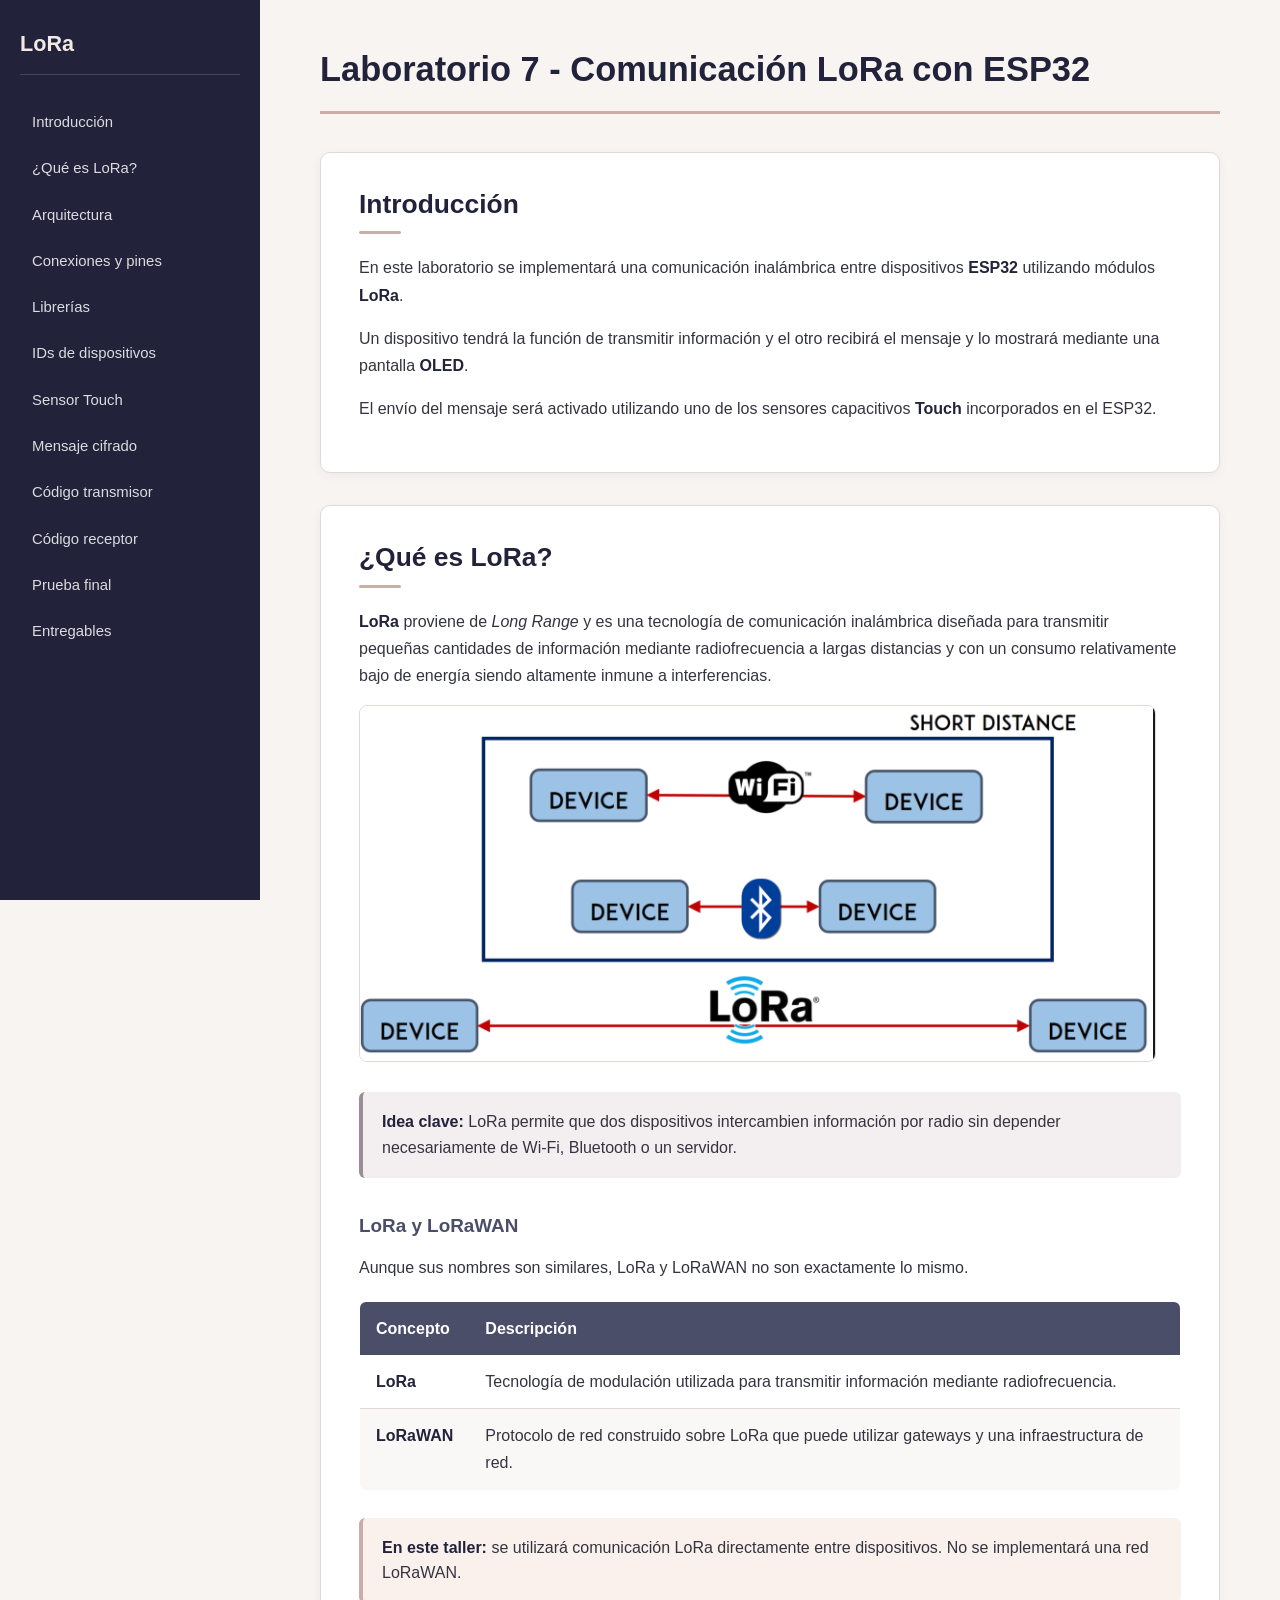
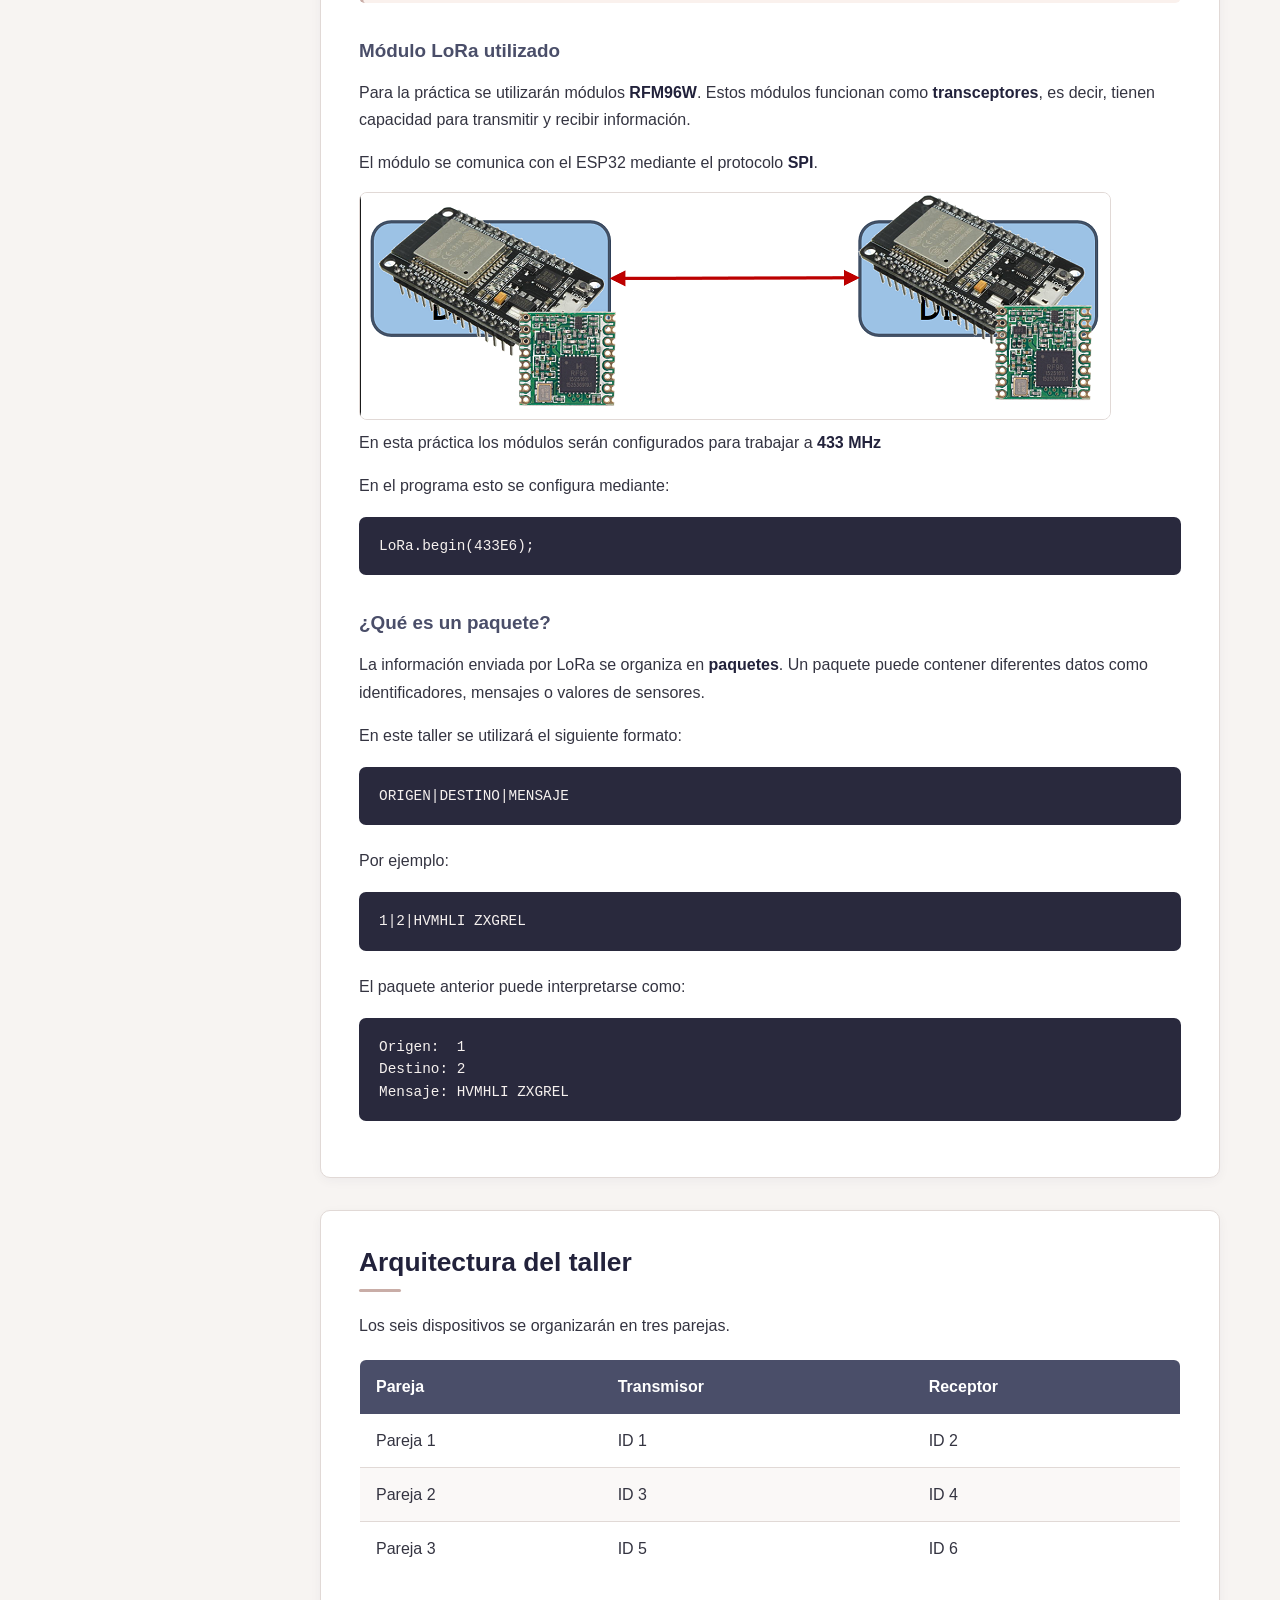
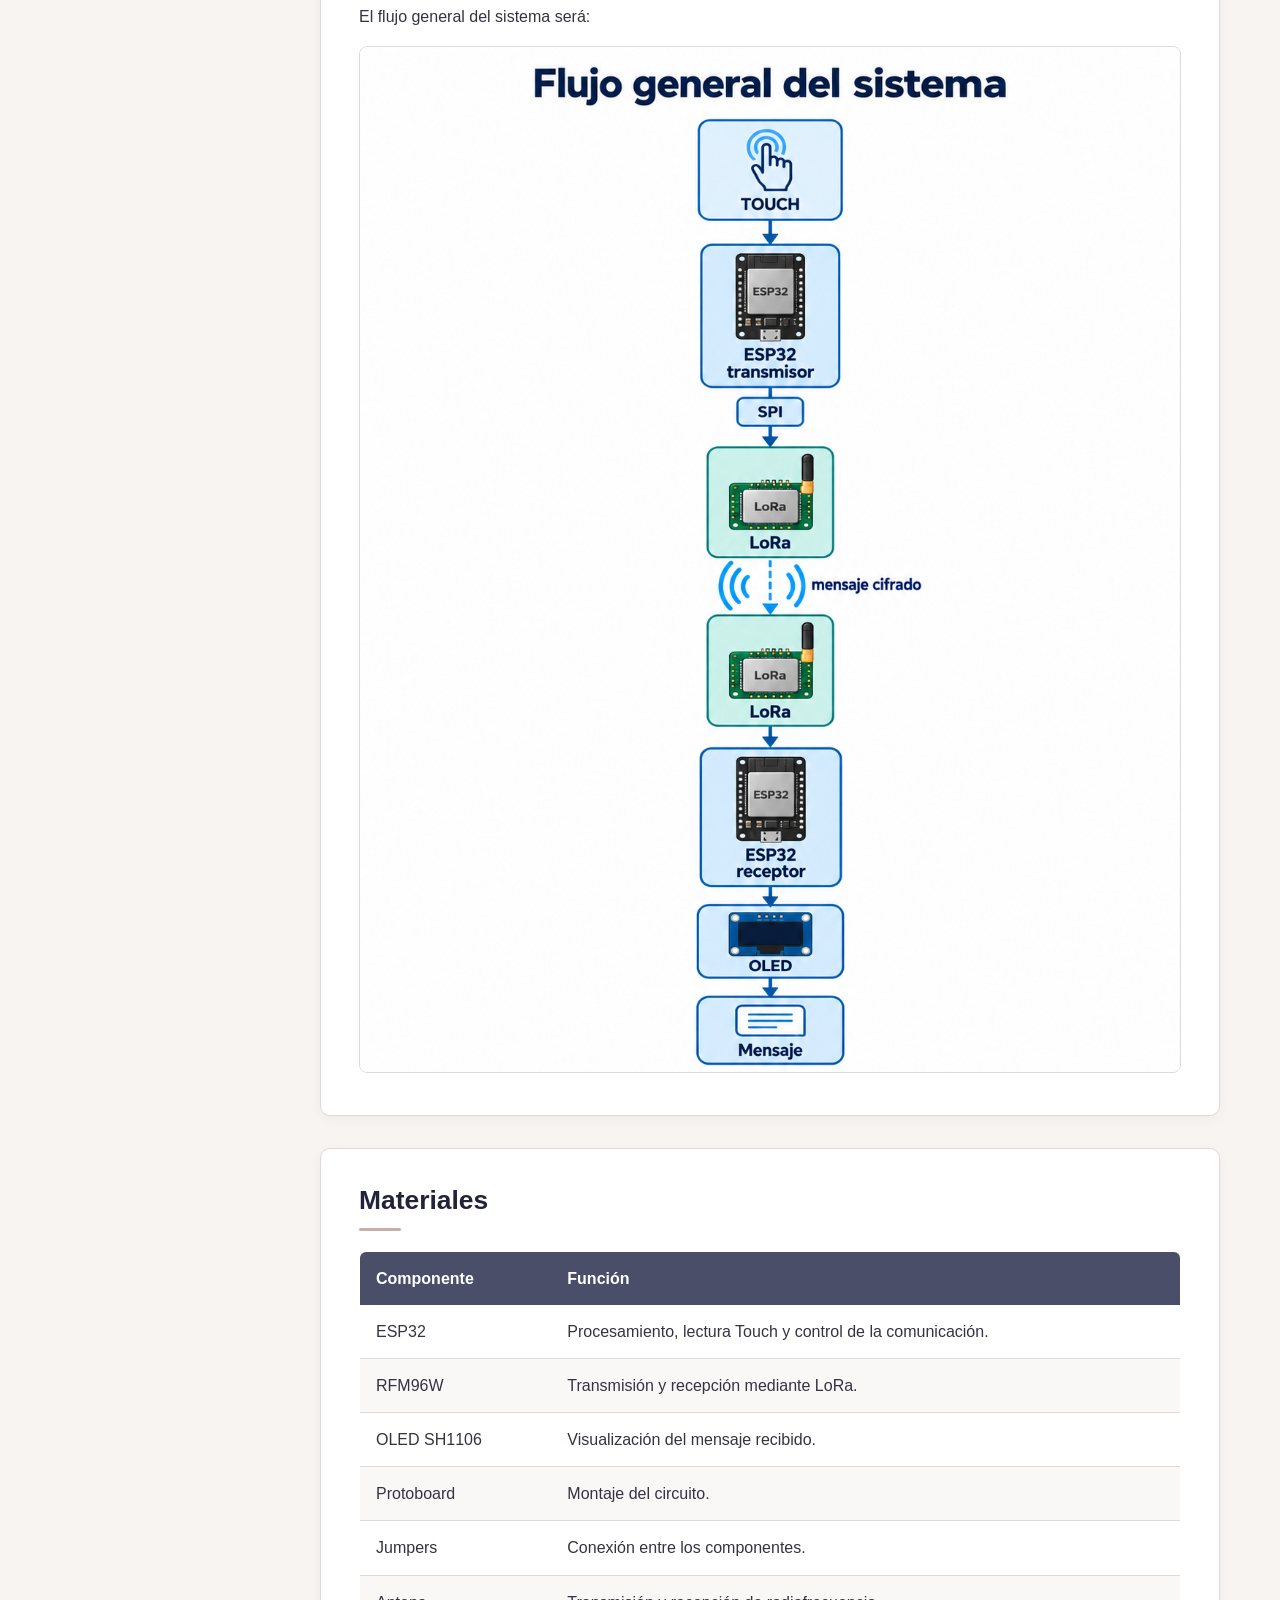
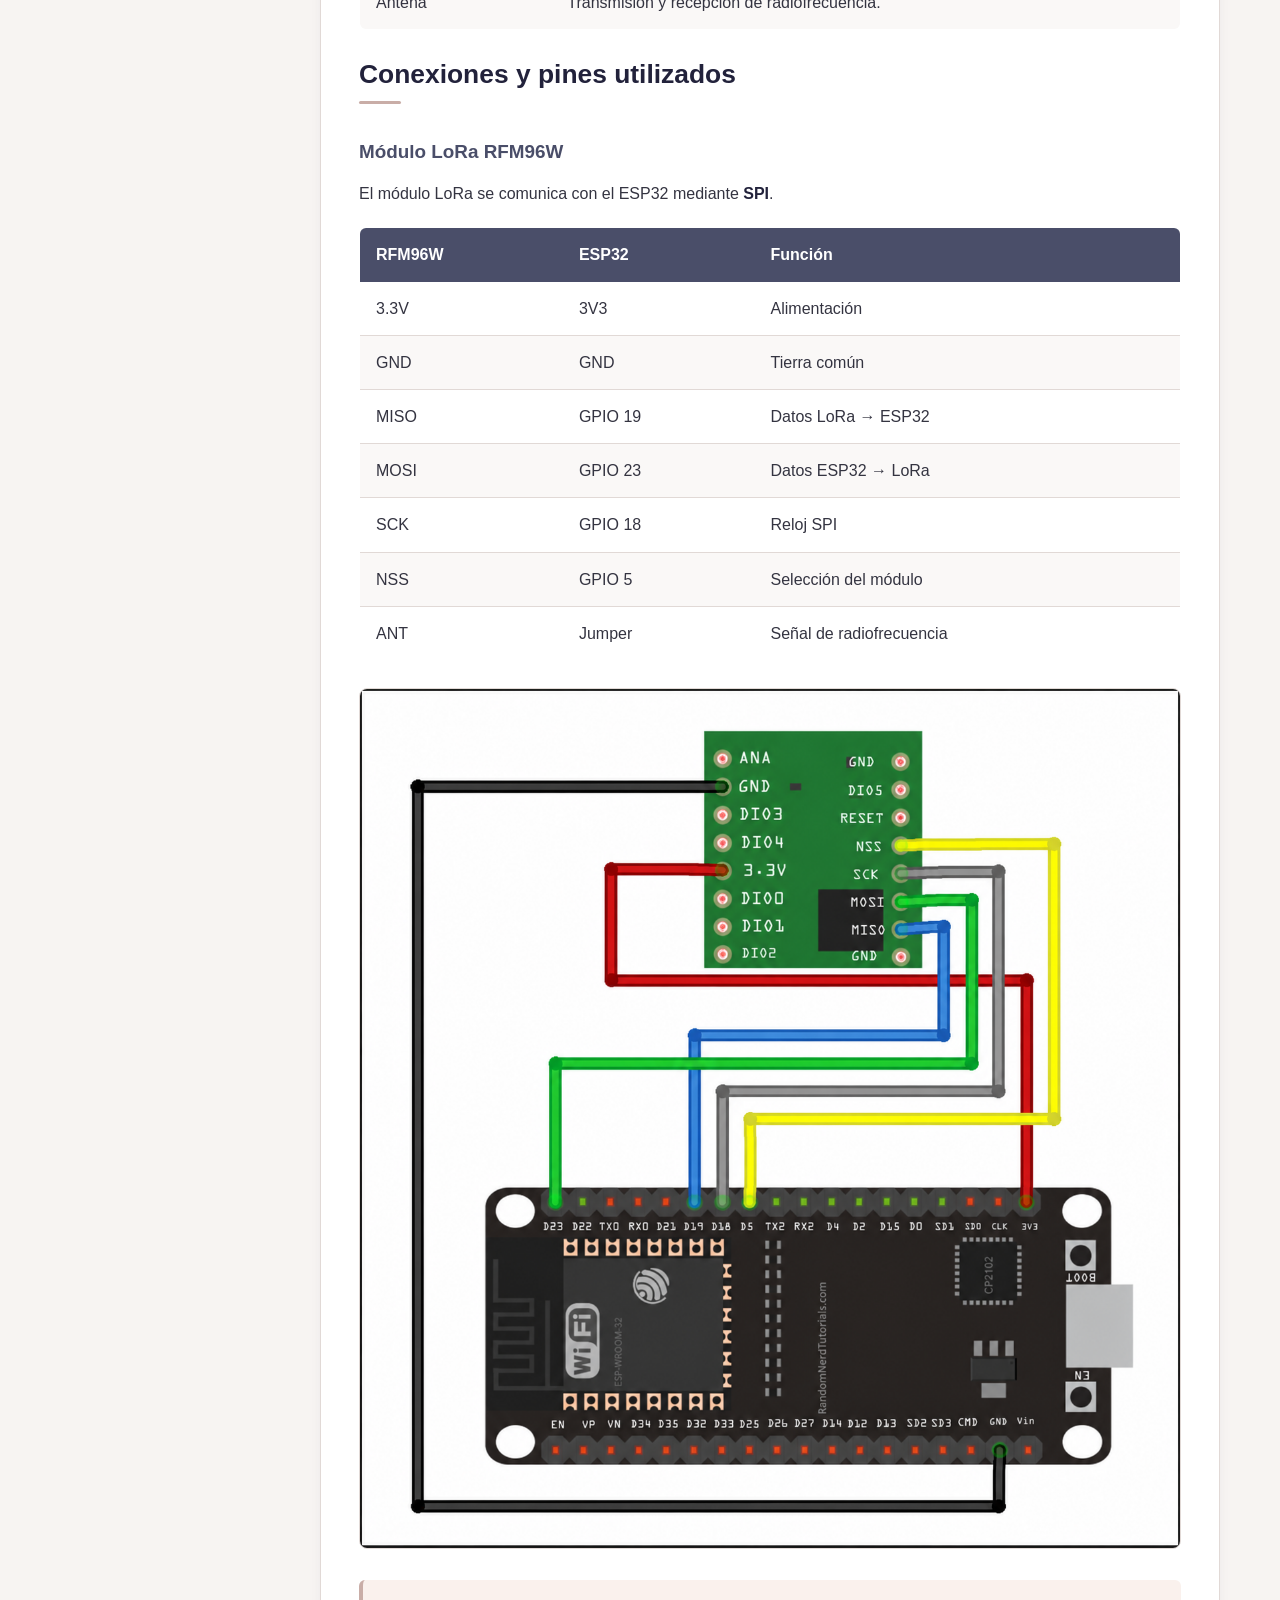
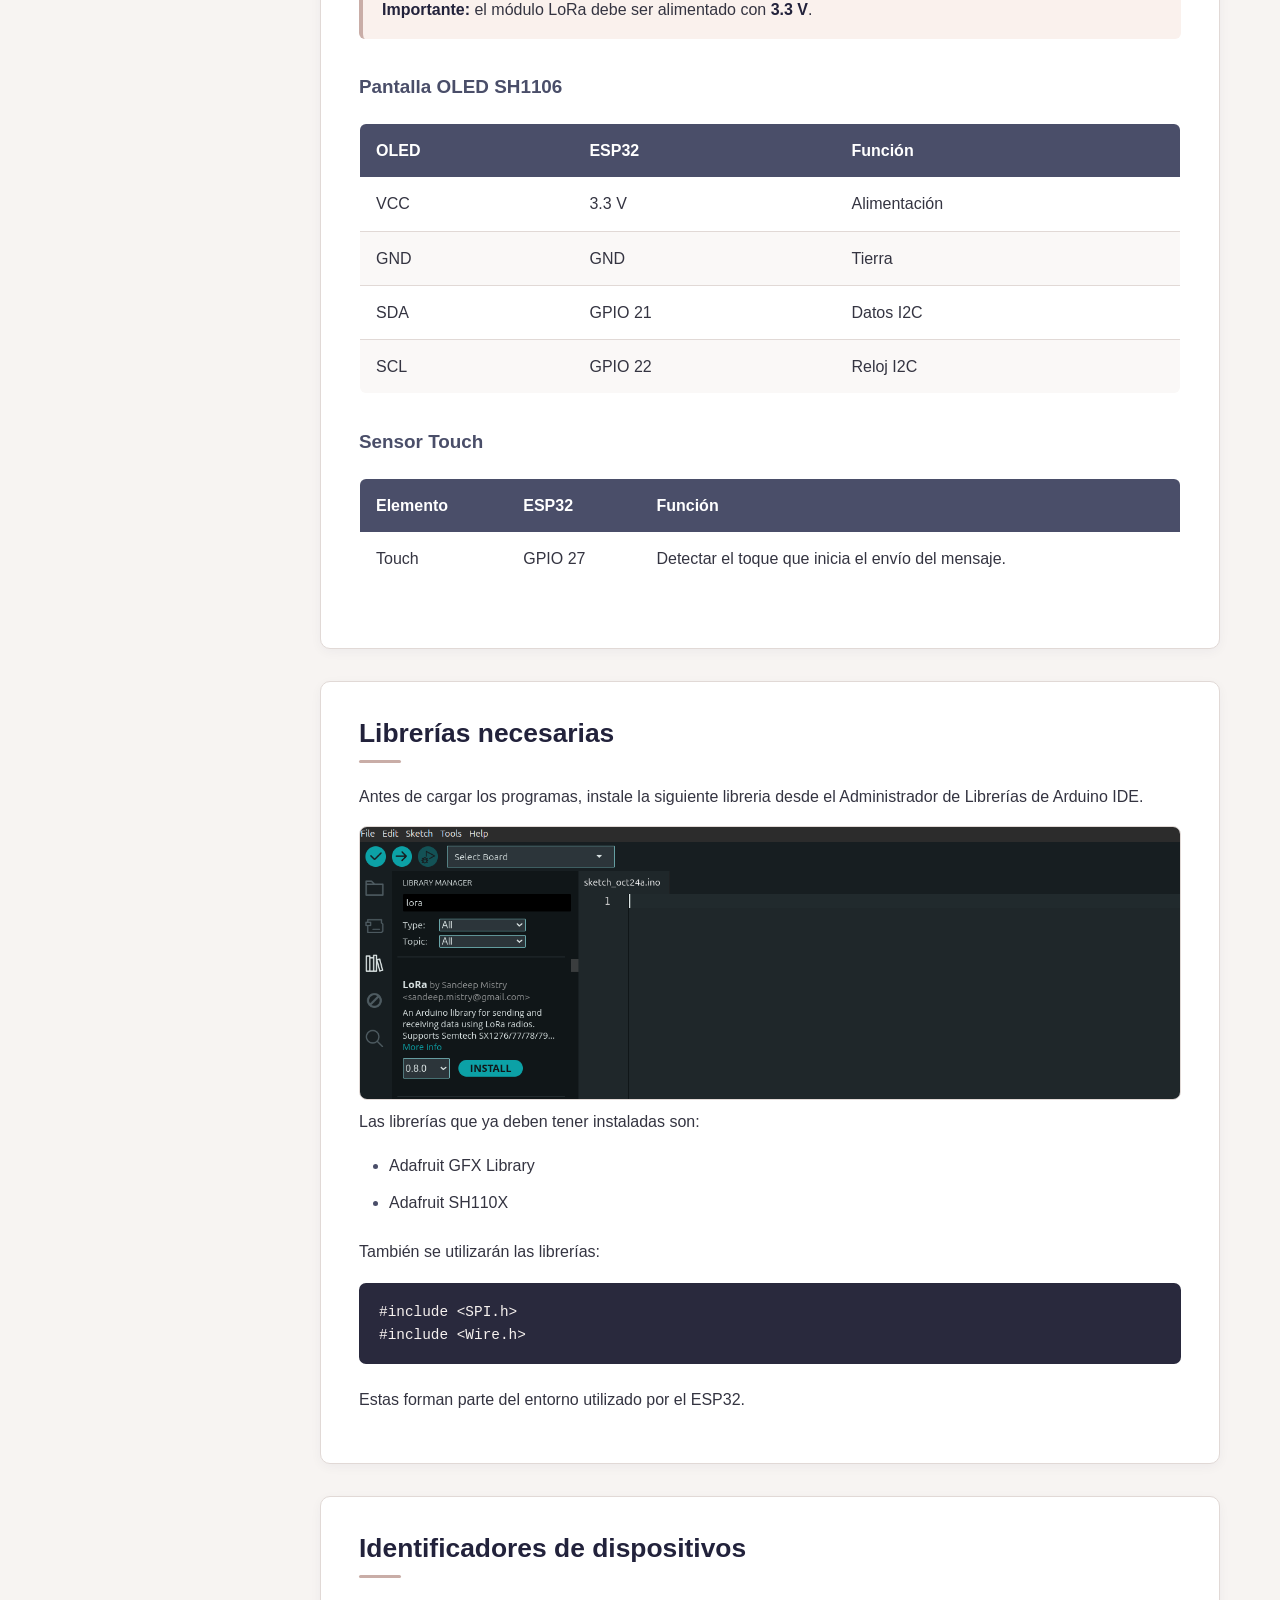
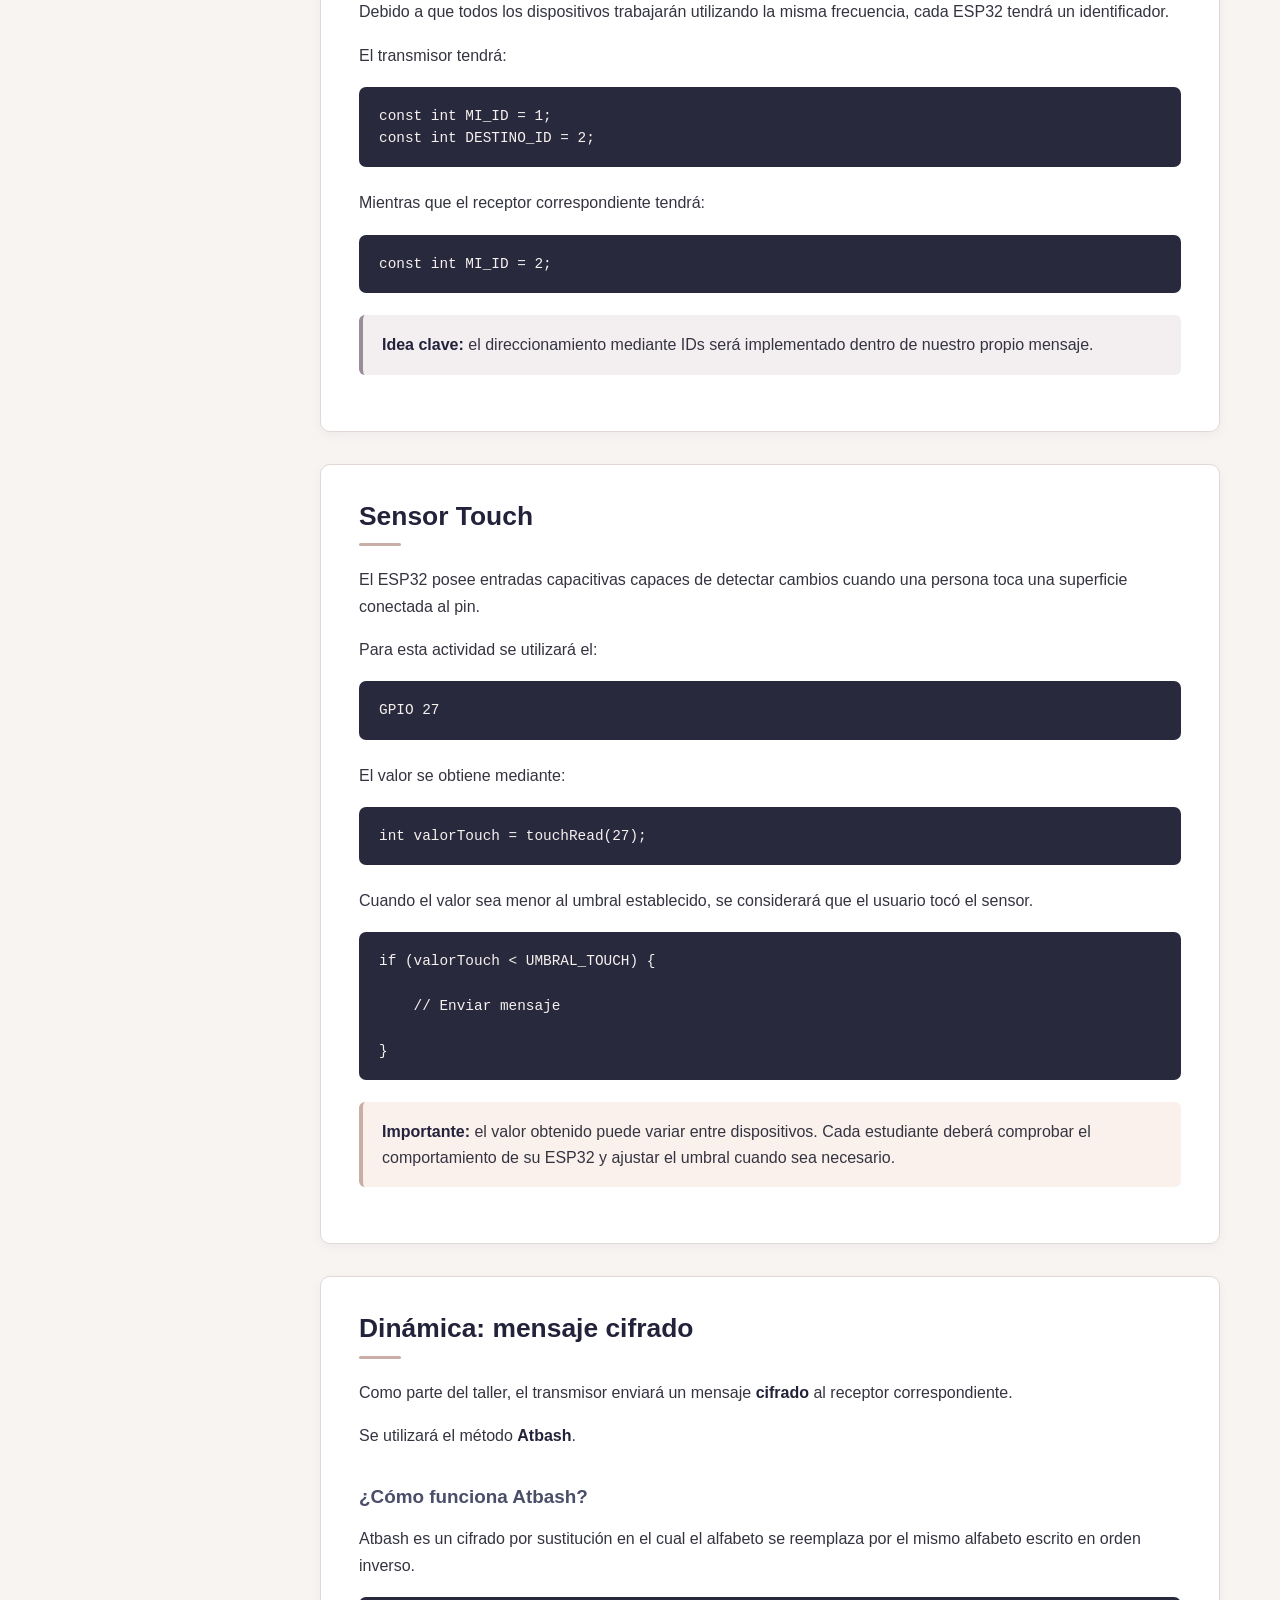
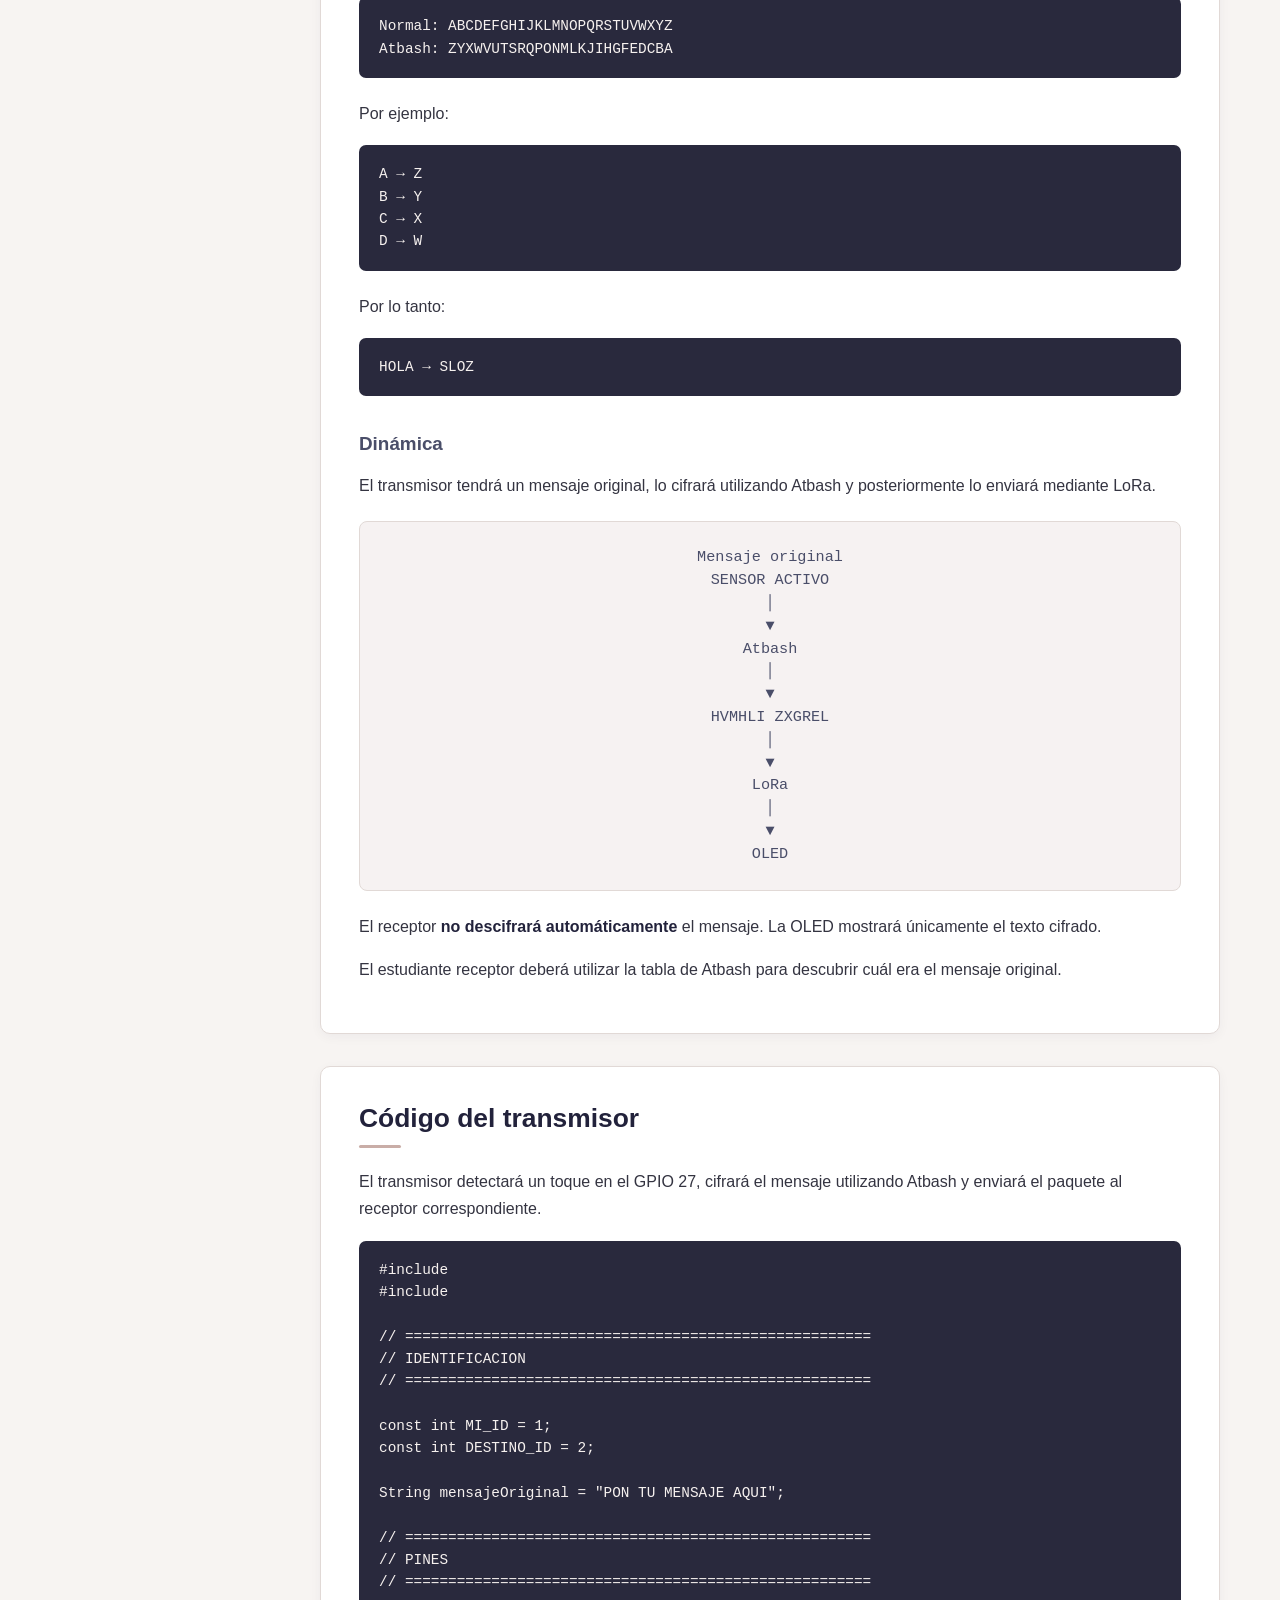
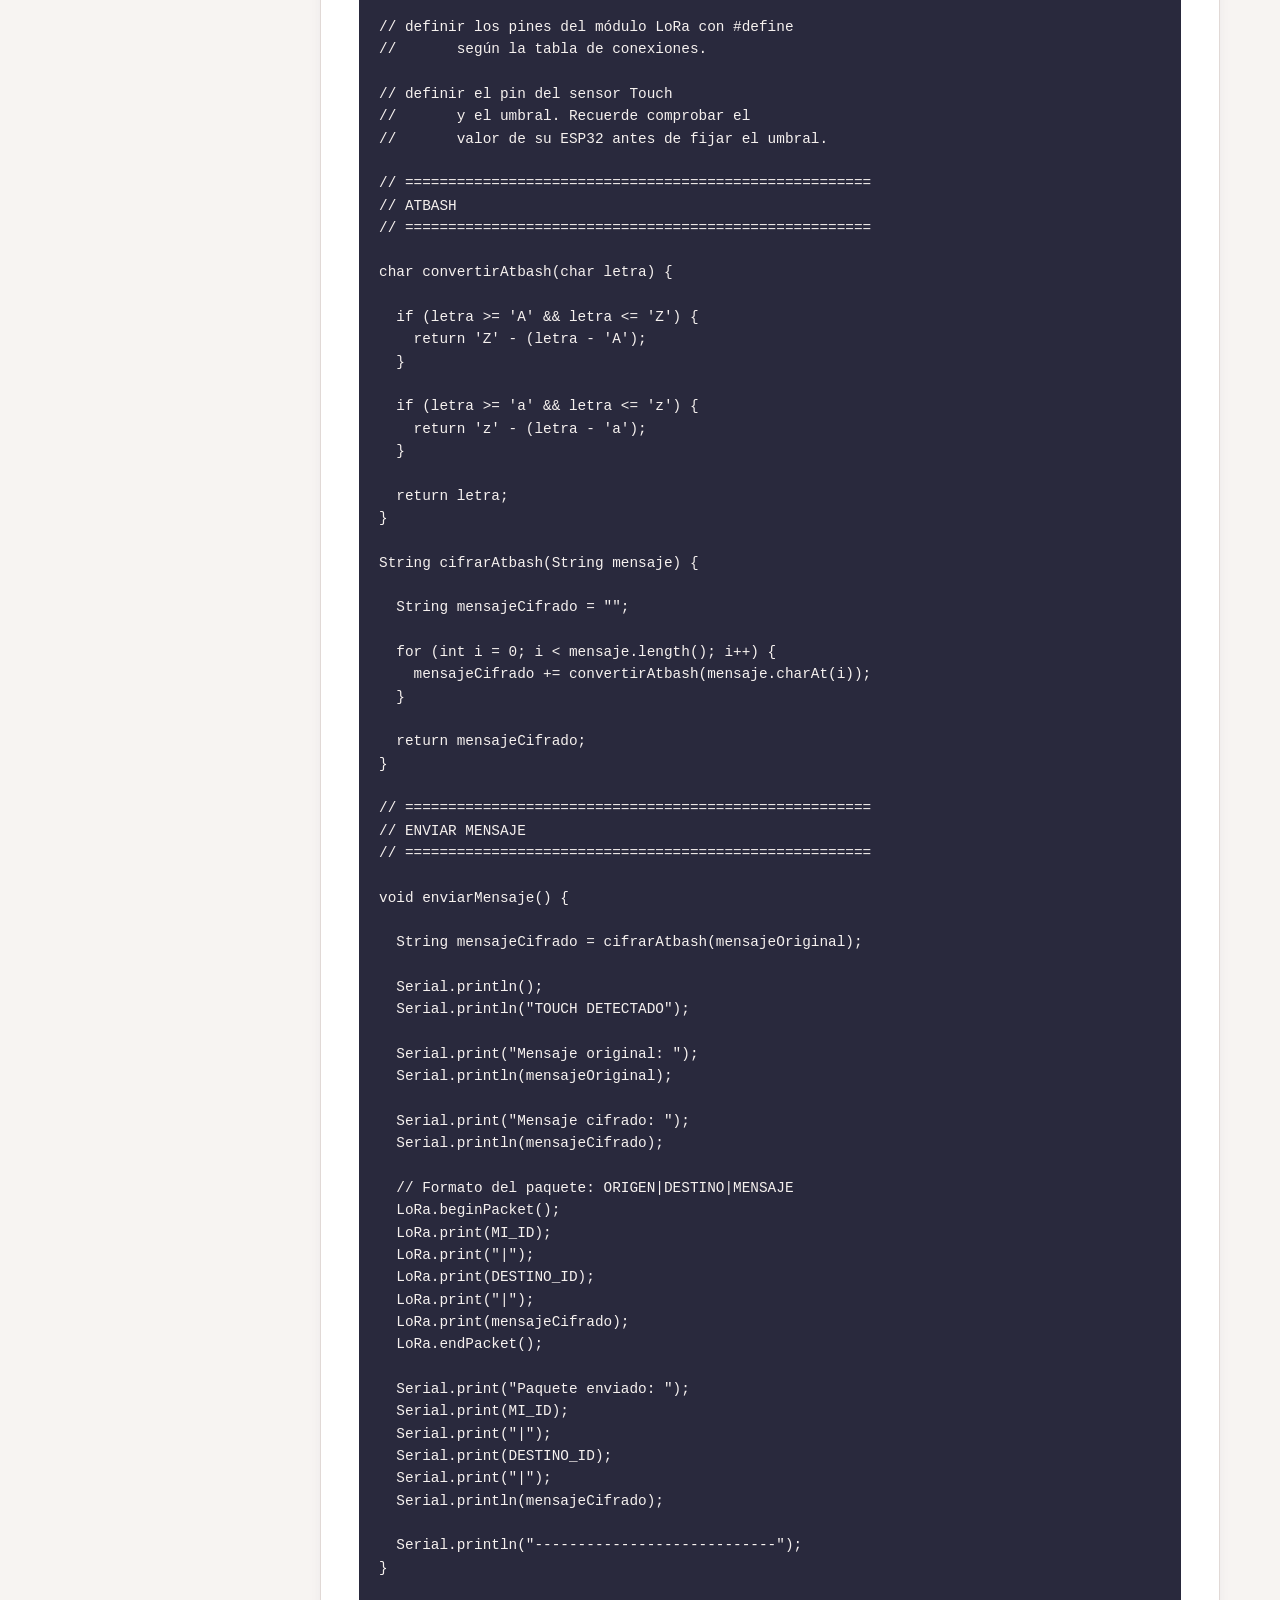
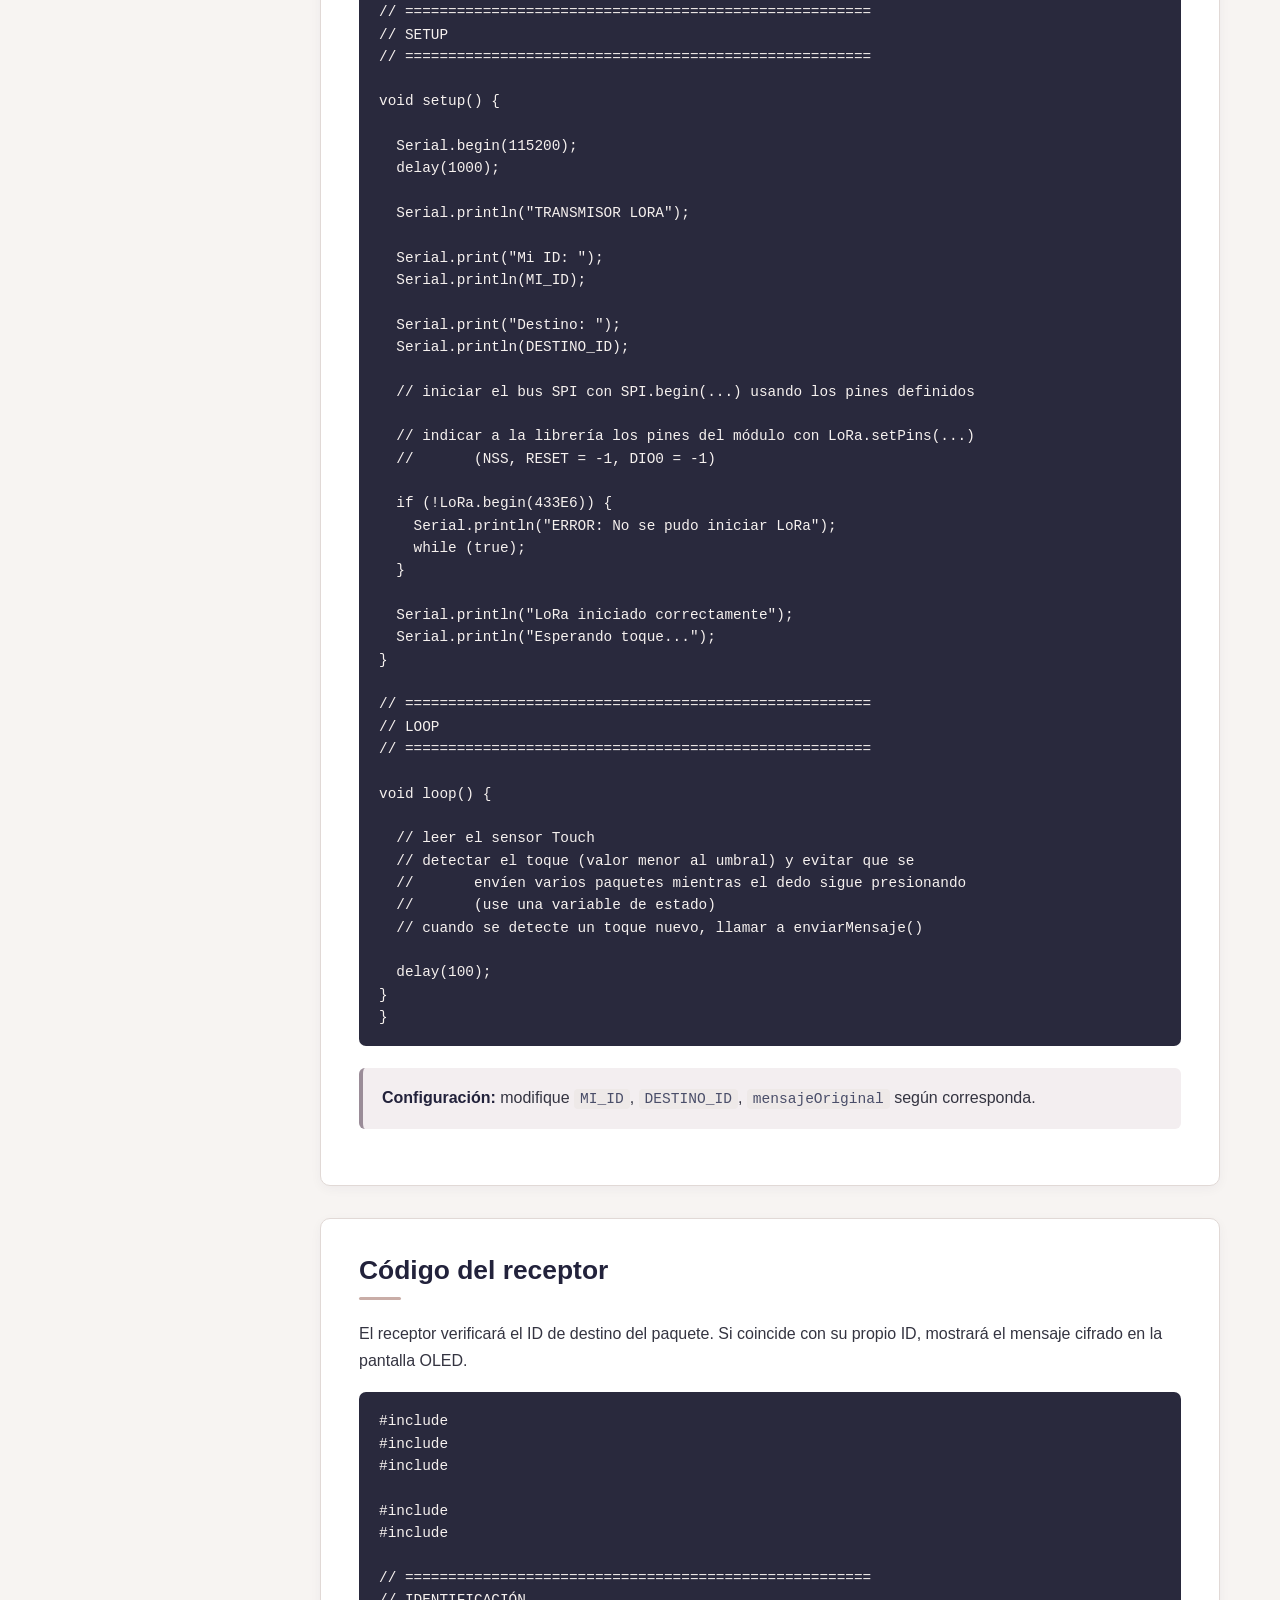
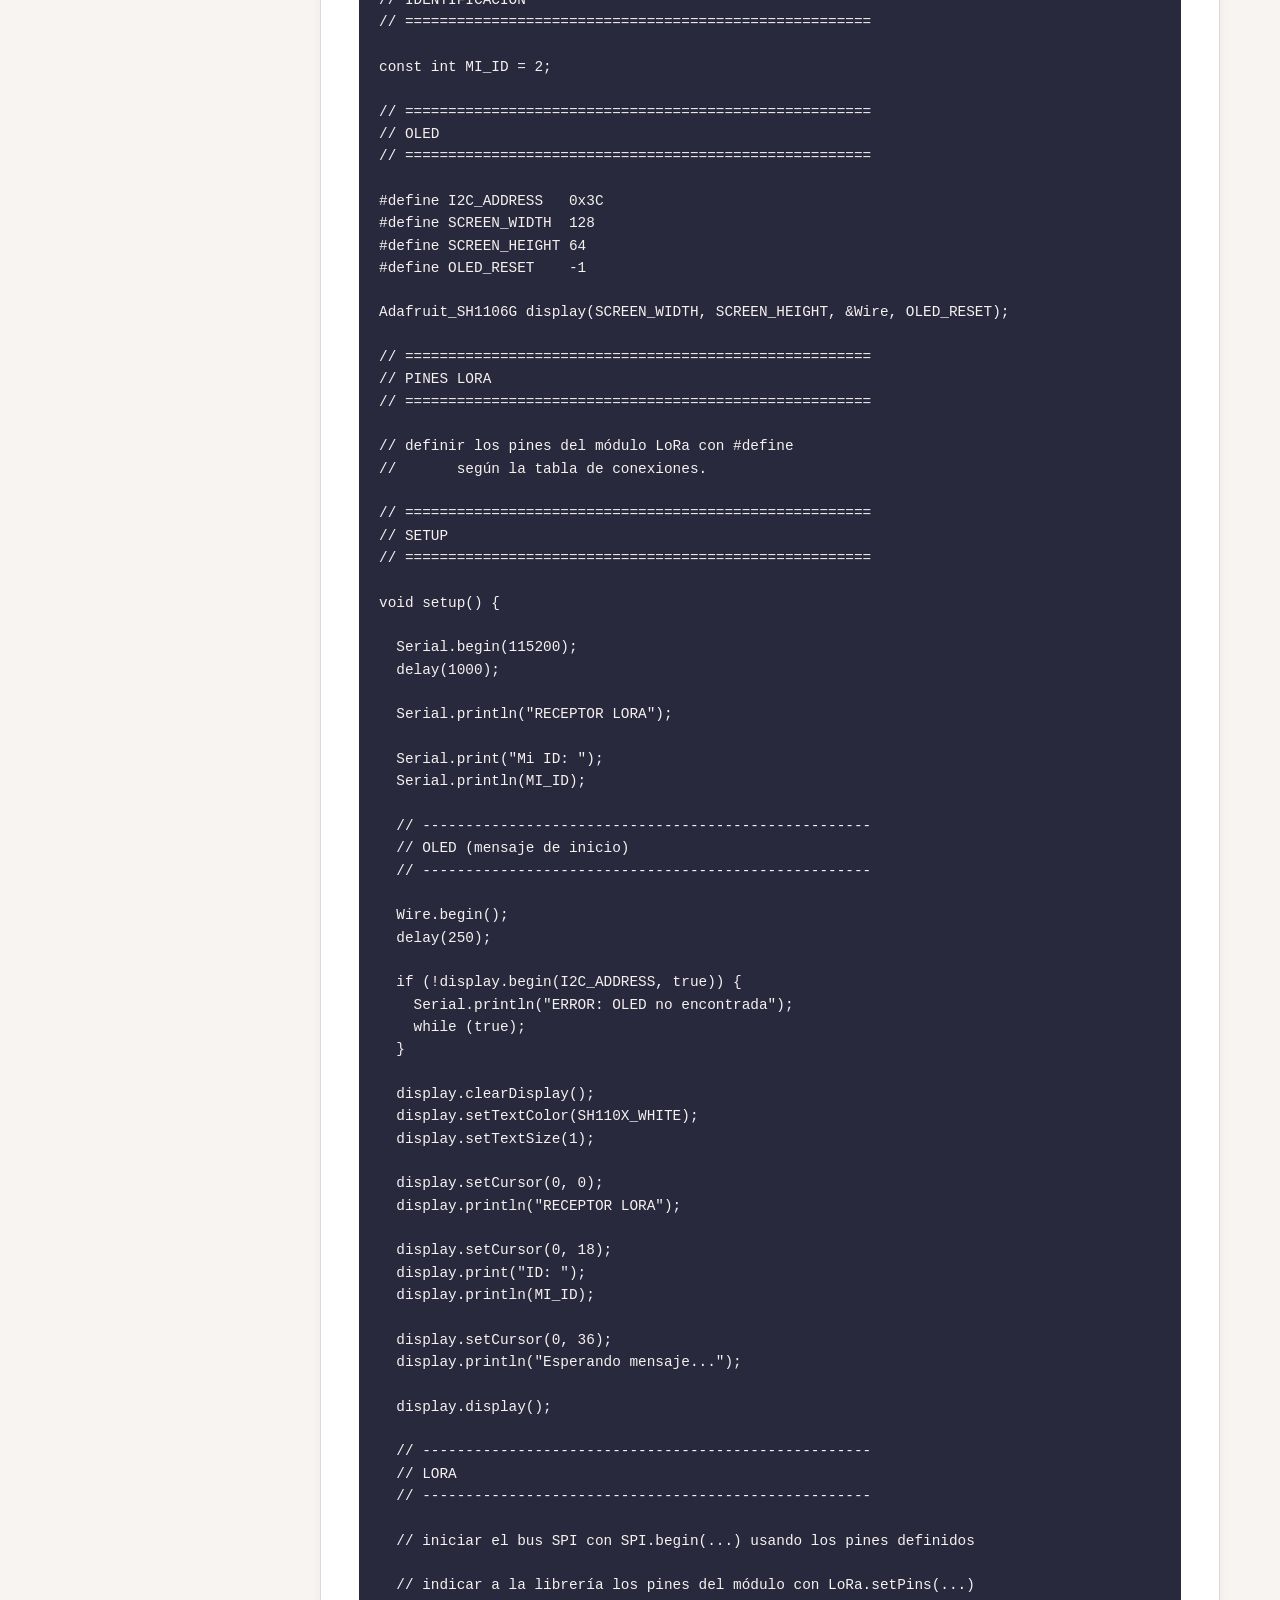
<file: laboratorio7/index.html>
<!DOCTYPE html>
<html lang="es">

<head>
    <meta charset="UTF-8">
    <meta name="viewport" content="width=device-width, initial-scale=1.0">

    <title>Laboratorio 7 - Comunicación LoRa con ESP32</title>

    <link rel="stylesheet" href="styles.css">
</head>

<body>

    <!-- ==================================================
         MENÚ LATERAL
         ================================================== -->

    <nav class="menu-lateral">

        <h2>LoRa</h2>

        <a href="#introduccion">Introducción</a>
        <a href="#teoria-lora">¿Qué es LoRa?</a>
        <a href="#arquitectura">Arquitectura</a>
        <a href="#conexiones">Conexiones y pines</a>
        <a href="#librerias">Librerías</a>
        <a href="#identificadores">IDs de dispositivos</a>
        <a href="#touch">Sensor Touch</a>
        <a href="#mensaje-cifrado">Mensaje cifrado</a>
        <a href="#transmisor">Código transmisor</a>
        <a href="#receptor">Código receptor</a>
        <a href="#prueba-final">Prueba final</a>
        <a href="#entregables">Entregables</a>

    </nav>


    <!-- ==================================================
         CONTENIDO PRINCIPAL
         ================================================== -->

    <main class="contenedor">

        <h1>
            Laboratorio 7 - Comunicación LoRa con ESP32
        </h1>


        <!-- ==================================================
             INTRODUCCIÓN
             ================================================== -->

        <section id="introduccion">

            <h2>Introducción</h2>

            <p>
                En este laboratorio se implementará una comunicación inalámbrica entre
                dispositivos <strong>ESP32</strong> utilizando módulos
                <strong>LoRa</strong>.
            </p>

            <p>
                Un dispositivo tendrá la función de transmitir información y el otro recibirá el mensaje y
                lo mostrará mediante una pantalla <strong>OLED</strong>.
            </p>

            <p>
                El envío del mensaje será activado utilizando uno de los sensores
                capacitivos <strong>Touch</strong> incorporados en el ESP32.
            </p>

        </section>


        <!-- ==================================================
             TEORÍA LORA
             ================================================== -->

        <section id="teoria-lora">

            <h2>¿Qué es LoRa?</h2>

            <p>
                <strong>LoRa</strong> proviene de <em>Long Range</em> y es una
                tecnología de comunicación inalámbrica diseñada para transmitir
                pequeñas cantidades de información mediante radiofrecuencia a
                largas distancias y con un consumo relativamente bajo de energía siendo altamente inmune a
                interferencias.
            </p>

            <img src="imagenes/lora.png" alt="Módulo LoRa" class="captura">

            <div class="nota">

                <strong>Idea clave:</strong>

                LoRa permite que dos dispositivos intercambien información por radio
                sin depender necesariamente de Wi-Fi, Bluetooth o un servidor.

            </div>

            <h3>LoRa y LoRaWAN</h3>

            <p>
                Aunque sus nombres son similares, LoRa y LoRaWAN no son
                exactamente lo mismo.
            </p>

            <table class="tabla-herramientas">

                <thead>
                    <tr>
                        <th>Concepto</th>
                        <th>Descripción</th>
                    </tr>
                </thead>

                <tbody>

                    <tr>
                        <td><strong>LoRa</strong></td>
                        <td>
                            Tecnología de modulación utilizada para transmitir
                            información mediante radiofrecuencia.
                        </td>
                    </tr>

                    <tr>
                        <td><strong>LoRaWAN</strong></td>
                        <td>
                            Protocolo de red construido sobre LoRa que puede utilizar
                            gateways y una infraestructura de red.
                        </td>
                    </tr>

                </tbody>

            </table>

            <div class="advertencia">

                <strong>En este taller:</strong>

                se utilizará comunicación LoRa directamente entre dispositivos.
                No se implementará una red LoRaWAN.

            </div>


            <h3>Módulo LoRa utilizado</h3>

            <p>
                Para la práctica se utilizarán módulos
                <strong>RFM96W</strong>. Estos módulos funcionan como
                <strong>transceptores</strong>, es decir, tienen capacidad para
                transmitir y recibir información.
            </p>

            <p>
                El módulo se comunica con el ESP32 mediante el protocolo
                <strong>SPI</strong>.
            </p>
            <img src="imagenes/esp32.png" alt="ESP32" class="captura">

            <p>
                En esta práctica los módulos serán configurados para trabajar a <strong>433 MHz</strong>
            </p>

            <p>
                En el programa esto se configura mediante:
            </p>

            <pre><code>LoRa.begin(433E6);</code></pre>


            <h3>¿Qué es un paquete?</h3>

            <p>
                La información enviada por LoRa se organiza en
                <strong>paquetes</strong>. Un paquete puede contener diferentes
                datos como identificadores, mensajes o valores de sensores.
            </p>

            <p>
                En este taller se utilizará el siguiente formato:
            </p>

            <pre><code>ORIGEN|DESTINO|MENSAJE</code></pre>

            <p>
                Por ejemplo:
            </p>

            <pre><code>1|2|HVMHLI ZXGREL</code></pre>

            <p>
                El paquete anterior puede interpretarse como:
            </p>

            <pre><code>Origen:  1
Destino: 2
Mensaje: HVMHLI ZXGREL</code></pre>

        </section>


        <!-- ==================================================
             ARQUITECTURA
             ================================================== -->

        <section id="arquitectura">

            <h2>Arquitectura del taller</h2>

            <p>
                Los seis dispositivos se organizarán en tres parejas.
            </p>

            <table class="tabla-herramientas">

                <thead>
                    <tr>
                        <th>Pareja</th>
                        <th>Transmisor</th>
                        <th>Receptor</th>
                    </tr>
                </thead>

                <tbody>

                    <tr>
                        <td>Pareja 1</td>
                        <td>ID 1</td>
                        <td>ID 2</td>
                    </tr>

                    <tr>
                        <td>Pareja 2</td>
                        <td>ID 3</td>
                        <td>ID 4</td>
                    </tr>

                    <tr>
                        <td>Pareja 3</td>
                        <td>ID 5</td>
                        <td>ID 6</td>
                    </tr>

                </tbody>

            </table>

            <p>
                El flujo general del sistema será:
            </p>
            <img src="imagenes/flujo.png" alt="Flujo del sistema" class="captura">

        </section>

        <!-- ==================================================
             MATERIALES
             ================================================== -->

        <section id="conexiones">

            <h2>Materiales</h2>

            <table class="tabla-herramientas">

                <thead>
                    <tr>
                        <th>Componente</th>
                        <th>Función</th>
                    </tr>
                </thead>

                <tbody>

                    <tr>
                        <td>ESP32</td>
                        <td>
                            Procesamiento, lectura Touch y control de la comunicación.
                        </td>
                    </tr>

                    <tr>
                        <td>RFM96W</td>
                        <td>
                            Transmisión y recepción mediante LoRa.
                        </td>
                    </tr>

                    <tr>
                        <td>OLED SH1106</td>
                        <td>
                            Visualización del mensaje recibido.
                        </td>
                    </tr>

                    <tr>
                        <td>Protoboard</td>
                        <td>
                            Montaje del circuito.
                        </td>
                    </tr>

                    <tr>
                        <td>Jumpers</td>
                        <td>
                            Conexión entre los componentes.
                        </td>
                    </tr>

                    <tr>
                        <td>Antena</td>
                        <td>
                            Transmisión y recepción de radiofrecuencia.
                        </td>
                    </tr>

                </tbody>

            </table>

        <!-- ==================================================
             PINES
             ================================================== -->

            <h2>Conexiones y pines utilizados</h2>


            <h3>Módulo LoRa RFM96W</h3>

            <p>
                El módulo LoRa se comunica con el ESP32 mediante
                <strong>SPI</strong>.
            </p>

            <table class="tabla-pines">

                <thead>
                    <tr>
                        <th>RFM96W</th>
                        <th>ESP32</th>
                        <th>Función</th>
                    </tr>
                </thead>

                <tbody>

                    <tr>
                        <td>3.3V</td>
                        <td>3V3</td>
                        <td>Alimentación</td>
                    </tr>

                    <tr>
                        <td>GND</td>
                        <td>GND</td>
                        <td>Tierra común</td>
                    </tr>

                    <tr>
                        <td>MISO</td>
                        <td>GPIO 19</td>
                        <td>Datos LoRa → ESP32</td>
                    </tr>

                    <tr>
                        <td>MOSI</td>
                        <td>GPIO 23</td>
                        <td>Datos ESP32 → LoRa</td>
                    </tr>

                    <tr>
                        <td>SCK</td>
                        <td>GPIO 18</td>
                        <td>Reloj SPI</td>
                    </tr>

                    <tr>
                        <td>NSS</td>
                        <td>GPIO 5</td>
                        <td>Selección del módulo</td>
                    </tr>

                    <tr>
                        <td>ANT</td>
                        <td>Jumper</td>
                        <td>Señal de radiofrecuencia</td>
                    </tr>

                </tbody>

            </table>

            <img src="imagenes/diagrama.png" alt="Diagrama de conexiones" class="captura">

            <div class="advertencia">

                <strong>Importante:</strong>

                el módulo LoRa debe ser alimentado con
                <strong>3.3 V</strong>.

            </div>

            <h3>Pantalla OLED SH1106</h3>

            <table class="tabla-pines">

                <thead>
                    <tr>
                        <th>OLED</th>
                        <th>ESP32</th>
                        <th>Función</th>
                    </tr>
                </thead>

                <tbody>

                    <tr>
                        <td>VCC</td>
                        <td>3.3 V</td>
                        <td>Alimentación</td>
                    </tr>

                    <tr>
                        <td>GND</td>
                        <td>GND</td>
                        <td>Tierra</td>
                    </tr>

                    <tr>
                        <td>SDA</td>
                        <td>GPIO 21</td>
                        <td>Datos I2C</td>
                    </tr>

                    <tr>
                        <td>SCL</td>
                        <td>GPIO 22</td>
                        <td>Reloj I2C</td>
                    </tr>

                </tbody>

            </table>


            <h3>Sensor Touch</h3>

            <table class="tabla-pines">

                <thead>
                    <tr>
                        <th>Elemento</th>
                        <th>ESP32</th>
                        <th>Función</th>
                    </tr>
                </thead>

                <tbody>

                    <tr>
                        <td>Touch</td>
                        <td>GPIO 27</td>
                        <td>
                            Detectar el toque que inicia el envío del mensaje.
                        </td>
                    </tr>

                </tbody>

            </table>

        </section>


        <!-- ==================================================
             LIBRERÍAS
             ================================================== -->

        <section id="librerias">

            <h2>Librerías necesarias</h2>

            <p>
                Antes de cargar los programas, instale la siguiente libreria
                desde el Administrador de Librerías de Arduino IDE.
            </p>
            <img src="imagenes/libreria.png" alt="Librerías de Arduino" class="captura">

            <p>
                Las librerías que ya deben tener instaladas son:
            </p>
            <ul>
                <li>Adafruit GFX Library</li>
                <li>Adafruit SH110X</li>
            </ul>

            <p>
                También se utilizarán las librerías:
            </p>

            <pre><code>#include &lt;SPI.h&gt;
#include &lt;Wire.h&gt;</code></pre>

            <p>
                Estas forman parte del entorno utilizado por el ESP32.
            </p>

        </section>


        <!-- ==================================================
             IDENTIFICADORES
             ================================================== -->

        <section id="identificadores">

            <h2>Identificadores de dispositivos</h2>

            <p>
                Debido a que todos los dispositivos trabajarán utilizando la misma
                frecuencia, cada ESP32 tendrá un identificador.
            </p>

            <p>
                El transmisor tendrá:
            </p>

            <pre><code>const int MI_ID = 1;
const int DESTINO_ID = 2;</code></pre>

            <p>
                Mientras que el receptor correspondiente tendrá:
            </p>

            <pre><code>const int MI_ID = 2;</code></pre>


            <div class="nota">

                <strong>Idea clave:</strong>

                el direccionamiento mediante IDs será implementado dentro de
                nuestro propio mensaje.

            </div>

        </section>


        <!-- ==================================================
             TOUCH
             ================================================== -->

        <section id="touch">

            <h2>Sensor Touch</h2>

            <p>
                El ESP32 posee entradas capacitivas capaces de detectar cambios
                cuando una persona toca una superficie conectada al pin.
            </p>

            <p>
                Para esta actividad se utilizará el:
            </p>

            <pre><code>GPIO 27</code></pre>

            <p>
                El valor se obtiene mediante:
            </p>

            <pre><code>int valorTouch = touchRead(27);</code></pre>

            <p>
                Cuando el valor sea menor al umbral establecido, se considerará
                que el usuario tocó el sensor.
            </p>

            <pre><code>if (valorTouch &lt; UMBRAL_TOUCH) {

    // Enviar mensaje

}</code></pre>

            <div class="advertencia">

                <strong>Importante:</strong>

                el valor obtenido puede variar entre dispositivos.
                Cada estudiante deberá comprobar el comportamiento de su ESP32
                y ajustar el umbral cuando sea necesario.

            </div>

        </section>


        <!-- ==================================================
             MENSAJE CIFRADO
             ================================================== -->

        <section id="mensaje-cifrado">

            <h2>Dinámica: mensaje cifrado</h2>

            <p>
                Como parte del taller, el transmisor enviará un mensaje
                <strong>cifrado</strong> al receptor correspondiente.
            </p>

            <p>
                Se utilizará el método <strong>Atbash</strong>.
            </p>


            <h3>¿Cómo funciona Atbash?</h3>

            <p>
                Atbash es un cifrado por sustitución en el cual el alfabeto se
                reemplaza por el mismo alfabeto escrito en orden inverso.
            </p>

            <pre><code>Normal: ABCDEFGHIJKLMNOPQRSTUVWXYZ
Atbash: ZYXWVUTSRQPONMLKJIHGFEDCBA</code></pre>

            <p>
                Por ejemplo:
            </p>

            <pre><code>A → Z
B → Y
C → X
D → W
</code></pre>

            <p>
                Por lo tanto:
            </p>

            <pre><code>HOLA → SLOZ</code></pre>


            <h3>Dinámica</h3>

            <p>
                El transmisor tendrá un mensaje original, lo cifrará utilizando
                Atbash y posteriormente lo enviará mediante LoRa.
            </p>

            <div class="diagrama-arquitectura">
                <pre>
Mensaje original
SENSOR ACTIVO
│
▼
Atbash
│
▼
HVMHLI ZXGREL
│
▼
LoRa
│
▼
OLED
</pre>
            </div>

            <p>
                El receptor <strong>no descifrará automáticamente</strong> el mensaje.
                La OLED mostrará únicamente el texto cifrado.
            </p>

            <p>
                El estudiante receptor deberá utilizar la tabla de Atbash para
                descubrir cuál era el mensaje original.
            </p>

        </section>


        <!-- ==================================================
             TRANSMISOR
             ================================================== -->

        <section id="transmisor">

            <h2>Código del transmisor</h2>

            <p>
                El transmisor detectará un toque en el GPIO 27, cifrará el mensaje
                utilizando Atbash y enviará el paquete al receptor correspondiente.
            </p>

            <pre><code>#include <SPI.h>
#include <LoRa.h>

// ======================================================
// IDENTIFICACION
// ======================================================

const int MI_ID = 1;
const int DESTINO_ID = 2;

String mensajeOriginal = "PON TU MENSAJE AQUI";

// ======================================================
// PINES
// ======================================================

// definir los pines del módulo LoRa con #define
//       según la tabla de conexiones.

// definir el pin del sensor Touch
//       y el umbral. Recuerde comprobar el
//       valor de su ESP32 antes de fijar el umbral.

// ======================================================
// ATBASH
// ======================================================

char convertirAtbash(char letra) {

  if (letra >= 'A' && letra <= 'Z') {
    return 'Z' - (letra - 'A');
  }

  if (letra >= 'a' && letra <= 'z') {
    return 'z' - (letra - 'a');
  }

  return letra;
}

String cifrarAtbash(String mensaje) {

  String mensajeCifrado = "";

  for (int i = 0; i < mensaje.length(); i++) {
    mensajeCifrado += convertirAtbash(mensaje.charAt(i));
  }

  return mensajeCifrado;
}

// ======================================================
// ENVIAR MENSAJE
// ======================================================

void enviarMensaje() {

  String mensajeCifrado = cifrarAtbash(mensajeOriginal);

  Serial.println();
  Serial.println("TOUCH DETECTADO");

  Serial.print("Mensaje original: ");
  Serial.println(mensajeOriginal);

  Serial.print("Mensaje cifrado: ");
  Serial.println(mensajeCifrado);

  // Formato del paquete: ORIGEN|DESTINO|MENSAJE
  LoRa.beginPacket();
  LoRa.print(MI_ID);
  LoRa.print("|");
  LoRa.print(DESTINO_ID);
  LoRa.print("|");
  LoRa.print(mensajeCifrado);
  LoRa.endPacket();

  Serial.print("Paquete enviado: ");
  Serial.print(MI_ID);
  Serial.print("|");
  Serial.print(DESTINO_ID);
  Serial.print("|");
  Serial.println(mensajeCifrado);

  Serial.println("----------------------------");
}

// ======================================================
// SETUP
// ======================================================

void setup() {

  Serial.begin(115200);
  delay(1000);

  Serial.println("TRANSMISOR LORA");

  Serial.print("Mi ID: ");
  Serial.println(MI_ID);

  Serial.print("Destino: ");
  Serial.println(DESTINO_ID);

  // iniciar el bus SPI con SPI.begin(...) usando los pines definidos

  // indicar a la librería los pines del módulo con LoRa.setPins(...)
  //       (NSS, RESET = -1, DIO0 = -1)

  if (!LoRa.begin(433E6)) {
    Serial.println("ERROR: No se pudo iniciar LoRa");
    while (true);
  }

  Serial.println("LoRa iniciado correctamente");
  Serial.println("Esperando toque...");
}

// ======================================================
// LOOP
// ======================================================

void loop() {

  // leer el sensor Touch
  // detectar el toque (valor menor al umbral) y evitar que se
  //       envíen varios paquetes mientras el dedo sigue presionando
  //       (use una variable de estado)
  // cuando se detecte un toque nuevo, llamar a enviarMensaje()

  delay(100);
}
}</code></pre>

            <div class="nota">

                <strong>Configuración:</strong>

                modifique <code>MI_ID</code>,
                <code>DESTINO_ID</code>,
                <code>mensajeOriginal</code> según corresponda.

            </div>

        </section>


        <!-- ==================================================
             RECEPTOR
             ================================================== -->

        <section id="receptor">

            <h2>Código del receptor</h2>

            <p>
                El receptor verificará el ID de destino del paquete.
                Si coincide con su propio ID, mostrará el mensaje cifrado en la
                pantalla OLED.
            </p>

            <pre><code>#include <Wire.h>
#include <SPI.h>
#include <LoRa.h>

#include <Adafruit_GFX.h>
#include <Adafruit_SH110X.h>

// ======================================================
// IDENTIFICACIÓN
// ======================================================

const int MI_ID = 2;

// ======================================================
// OLED
// ======================================================

#define I2C_ADDRESS   0x3C
#define SCREEN_WIDTH  128
#define SCREEN_HEIGHT 64
#define OLED_RESET    -1

Adafruit_SH1106G display(SCREEN_WIDTH, SCREEN_HEIGHT, &Wire, OLED_RESET);

// ======================================================
// PINES LORA
// ======================================================

// definir los pines del módulo LoRa con #define
//       según la tabla de conexiones.

// ======================================================
// SETUP
// ======================================================

void setup() {

  Serial.begin(115200);
  delay(1000);

  Serial.println("RECEPTOR LORA");

  Serial.print("Mi ID: ");
  Serial.println(MI_ID);

  // ----------------------------------------------------
  // OLED (mensaje de inicio)
  // ----------------------------------------------------

  Wire.begin();
  delay(250);

  if (!display.begin(I2C_ADDRESS, true)) {
    Serial.println("ERROR: OLED no encontrada");
    while (true);
  }

  display.clearDisplay();
  display.setTextColor(SH110X_WHITE);
  display.setTextSize(1);

  display.setCursor(0, 0);
  display.println("RECEPTOR LORA");

  display.setCursor(0, 18);
  display.print("ID: ");
  display.println(MI_ID);

  display.setCursor(0, 36);
  display.println("Esperando mensaje...");

  display.display();

  // ----------------------------------------------------
  // LORA
  // ----------------------------------------------------

  // iniciar el bus SPI con SPI.begin(...) usando los pines definidos

  // indicar a la librería los pines del módulo con LoRa.setPins(...)
  //       (NSS, RESET = -1, DIO0 = -1)

  if (!LoRa.begin(433E6)) {

    Serial.println("ERROR: No se pudo iniciar LoRa");

    // OLED (mensaje de error)
    display.clearDisplay();
    display.setCursor(0, 0);
    display.println("ERROR LORA");
    display.display();

    while (true);
  }

  Serial.println("LoRa iniciado correctamente");
  Serial.println("Esperando mensajes...");
}

// ======================================================
// LOOP
// ======================================================

void loop() {

  int packetSize = LoRa.parsePacket();

  if (packetSize) {

    String paquete = "";

    while (LoRa.available()) {
      paquete += (char)LoRa.read();
    }

    procesarMensaje(paquete);
  }
}

// ======================================================
// PROCESAR MENSAJE
// ======================================================

void procesarMensaje(String paquete) {

  Serial.println();
  Serial.print("Paquete recibido: ");
  Serial.println(paquete);

  // Formato: ORIGEN|DESTINO|MENSAJE
  int separador1 = paquete.indexOf('|');
  int separador2 = paquete.indexOf('|', separador1 + 1);

  if (separador1 == -1 || separador2 == -1) {
    Serial.println("Formato incorrecto");
    return;
  }

  int idOrigen = paquete.substring(0, separador1).toInt();
  int idDestino = paquete.substring(separador1 + 1, separador2).toInt();
  String mensaje = paquete.substring(separador2 + 1);

  Serial.print("Origen: ");
  Serial.println(idOrigen);

  Serial.print("Destino: ");
  Serial.println(idDestino);

  Serial.print("Mensaje cifrado: ");
  Serial.println(mensaje);

  // ----------------------------------------------------
  // COMPROBAR DESTINO
  // ----------------------------------------------------

  if (idDestino != MI_ID) {
    Serial.println("Mensaje ignorado.");
    return;
  }

  int rssi = LoRa.packetRssi();

  Serial.println("Mensaje aceptado");
  Serial.print("RSSI: ");
  Serial.println(rssi);

  // ----------------------------------------------------
  // OLED
  // ----------------------------------------------------

  // limpiar la pantalla y mostrar en la OLED:
  //       - el ID de origen ("Mensaje de ID:")
  //       - el texto "Mensaje cifrado:"
  //       - el mensaje cifrado recibido
  //       - el RSSI

  display.display(); 
}</code></pre>

            <div class="nota">

                Para las otras parejas, modifique únicamente
                <code>MI_ID</code> según corresponda.

            </div>

        </section>


        <!-- ==================================================
             PRUEBA FINAL
             ================================================== -->

        <section id="prueba-final">

            <h2>Prueba completa del sistema</h2>

            <p>
                Encienda el transmisor y el receptor correspondiente.
            </p>

            <p>
                El transmisor deberá indicar:
            </p>

            <pre><code>LoRa iniciado correctamente
Esperando toque...</code></pre>

            <p>
                Al tocar el GPIO 27 deberá realizarse el envío.
            </p>

            <p>
                En el Monitor Serial del transmisor se observará información
                similar a:
            </p>

            <pre><code>TOUCH DETECTADO
Mensaje original: SENSOR ACTIVO
Mensaje cifrado: HVMHLI ZXGREL
Paquete enviado: 1|2|HVMHLI ZXGREL</code></pre>

            <p>
                El receptor correspondiente deberá mostrar:
            </p>

            <pre><code>Paquete recibido: 1|2|HVMHLI ZXGREL
Origen: 1
Destino: 2
Mensaje cifrado: HVMHLI ZXGREL
Mensaje aceptado
RSSI: -...</code></pre>

            <p>
                Además, la OLED mostrará el mensaje cifrado recibido.
            </p>

            <p>
                Finalmente, el estudiante receptor deberá
                <strong>descifrar manualmente el mensaje utilizando Atbash</strong>.
            </p>

        </section>


        <!-- ==================================================
             ENTREGABLES
             ================================================== -->

        <section id="entregables">

            <h2>Entregables</h2>

            <p>
                Al finalizar el taller, cada estudiante deberá entregar un
                <strong>único documento en formato PDF</strong> con las evidencias
                correspondientes a su trabajo.
            </p>

            <p>
                El documento deberá incluir:
            </p>

            <ol>

                <li>
                    <strong>Link del repositorio de GitHub</strong> donde se
                    encuentre el código utilizado durante el taller.
                </li>

                <li>
                    <strong>Imagen del Monitor Serial</strong> correspondiente
                    al rol asignado.
                    <br><br>
                    Si el estudiante trabajó como transmisor, la imagen deberá
                    mostrar el mensaje original y su envío.
                    <br><br>
                    Si trabajó como receptor, deberá mostrar la recepción,
                    aceptación del paquete y el mensaje decifrado.
                </li>

            </ol>

            <!-- ==============================================
                 FACTOR DE DOMINIO
                 ============================================== -->

            <h3>Evaluación de la actividad</h3>

            <p>
                La calificación final de esta actividad se obtiene mediante la
                aplicación de un <strong>Factor de Dominio</strong> sobre la nota
                obtenida en los entregables.
            </p>

            <div class="nota">

                <strong>
                    Nota Final = Nota de Entregables × Factor de Dominio
                </strong>

            </div>


            <h3>Nota de Entregables</h3>

            <p>
                Evalúa la calidad técnica, estructura y cumplimiento de los
                requisitos del producto entregado.
            </p>

            <p>
                Esta nota se asignará en una escala de
                <strong>0 a 10</strong>.
            </p>


            <h3>Factor de Dominio</h3>

            <p>
                El <strong>Factor de Dominio</strong> es un coeficiente entre
                <strong>0.0 y 1.0</strong> determinado mediante una evaluación
                complementaria, como una defensa oral o preguntas de comprensión.
            </p>

            <p>
                Un factor de <strong>1.0</strong> representa un dominio completo,
                mientras que valores inferiores reducen la nota final de acuerdo
                con los vacíos conceptuales evidenciados.
            </p>

        </section>


    </main>

</body>

</html>
</file>
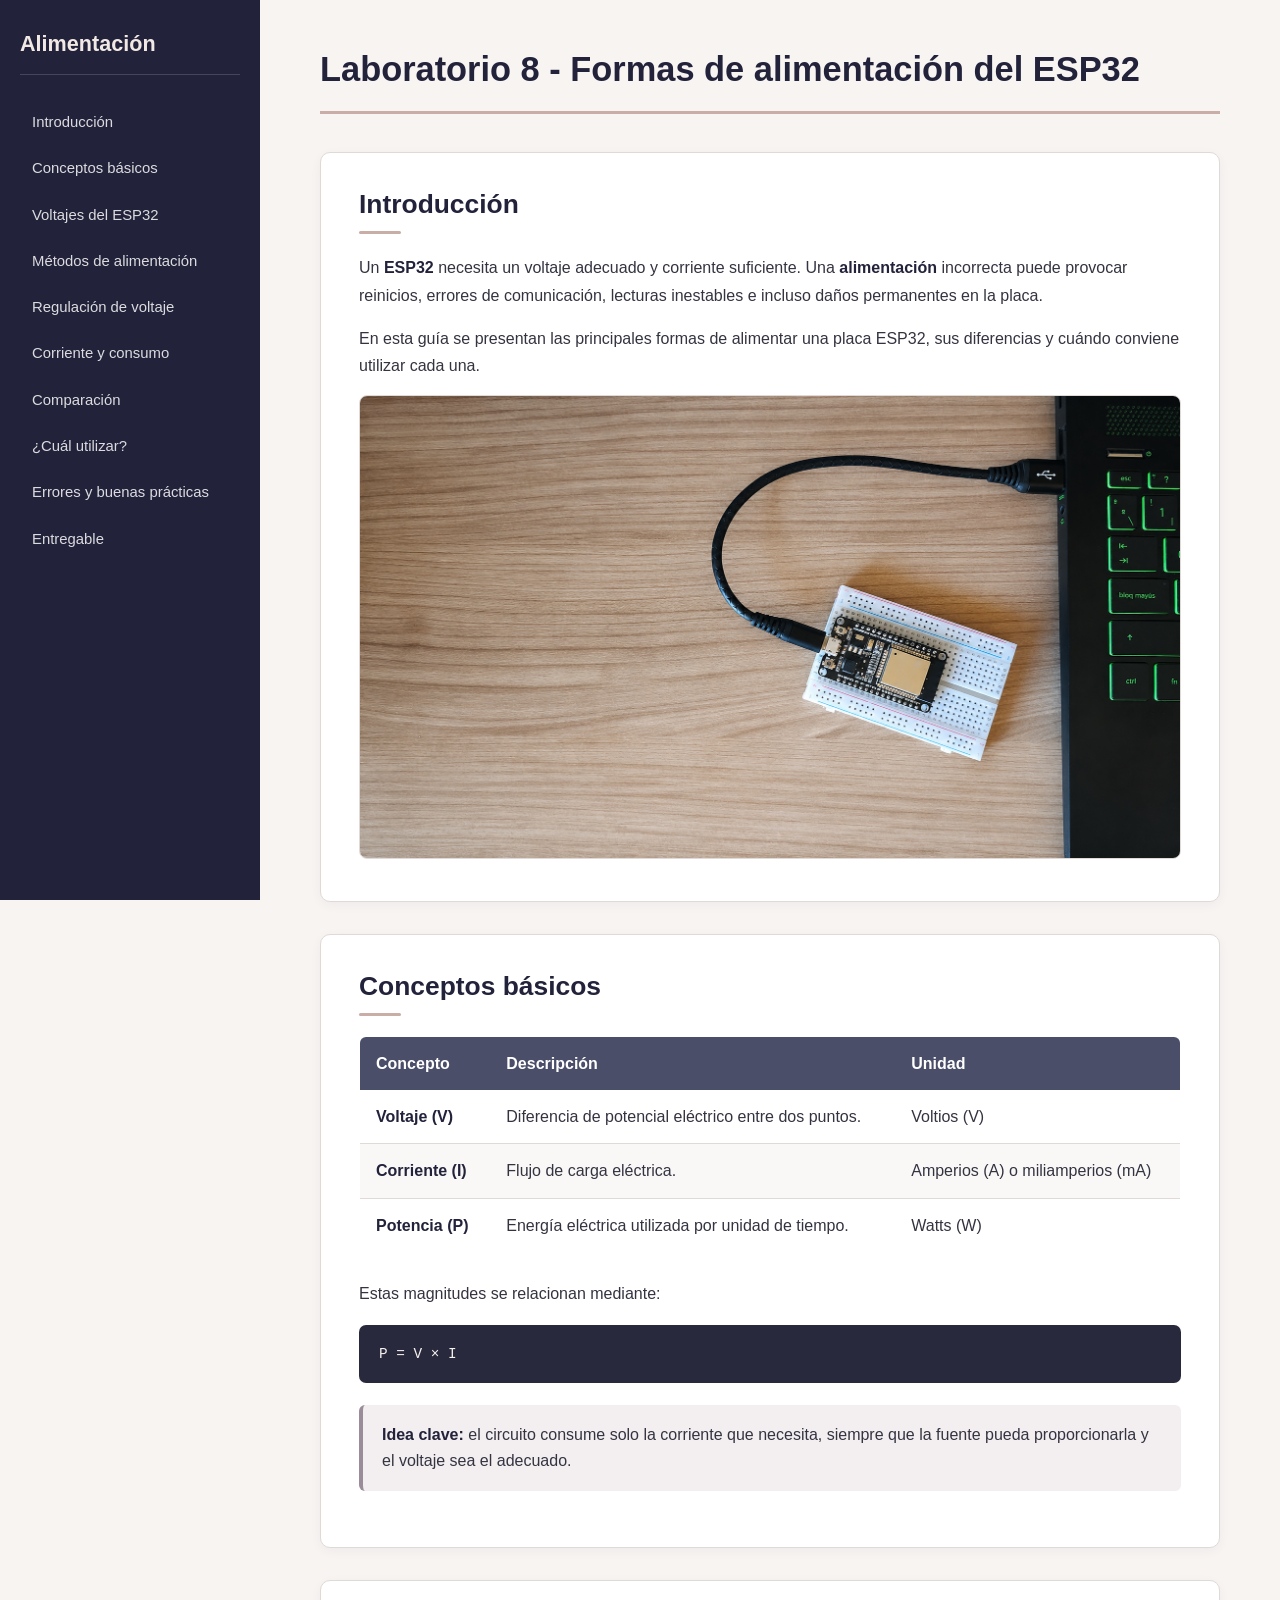
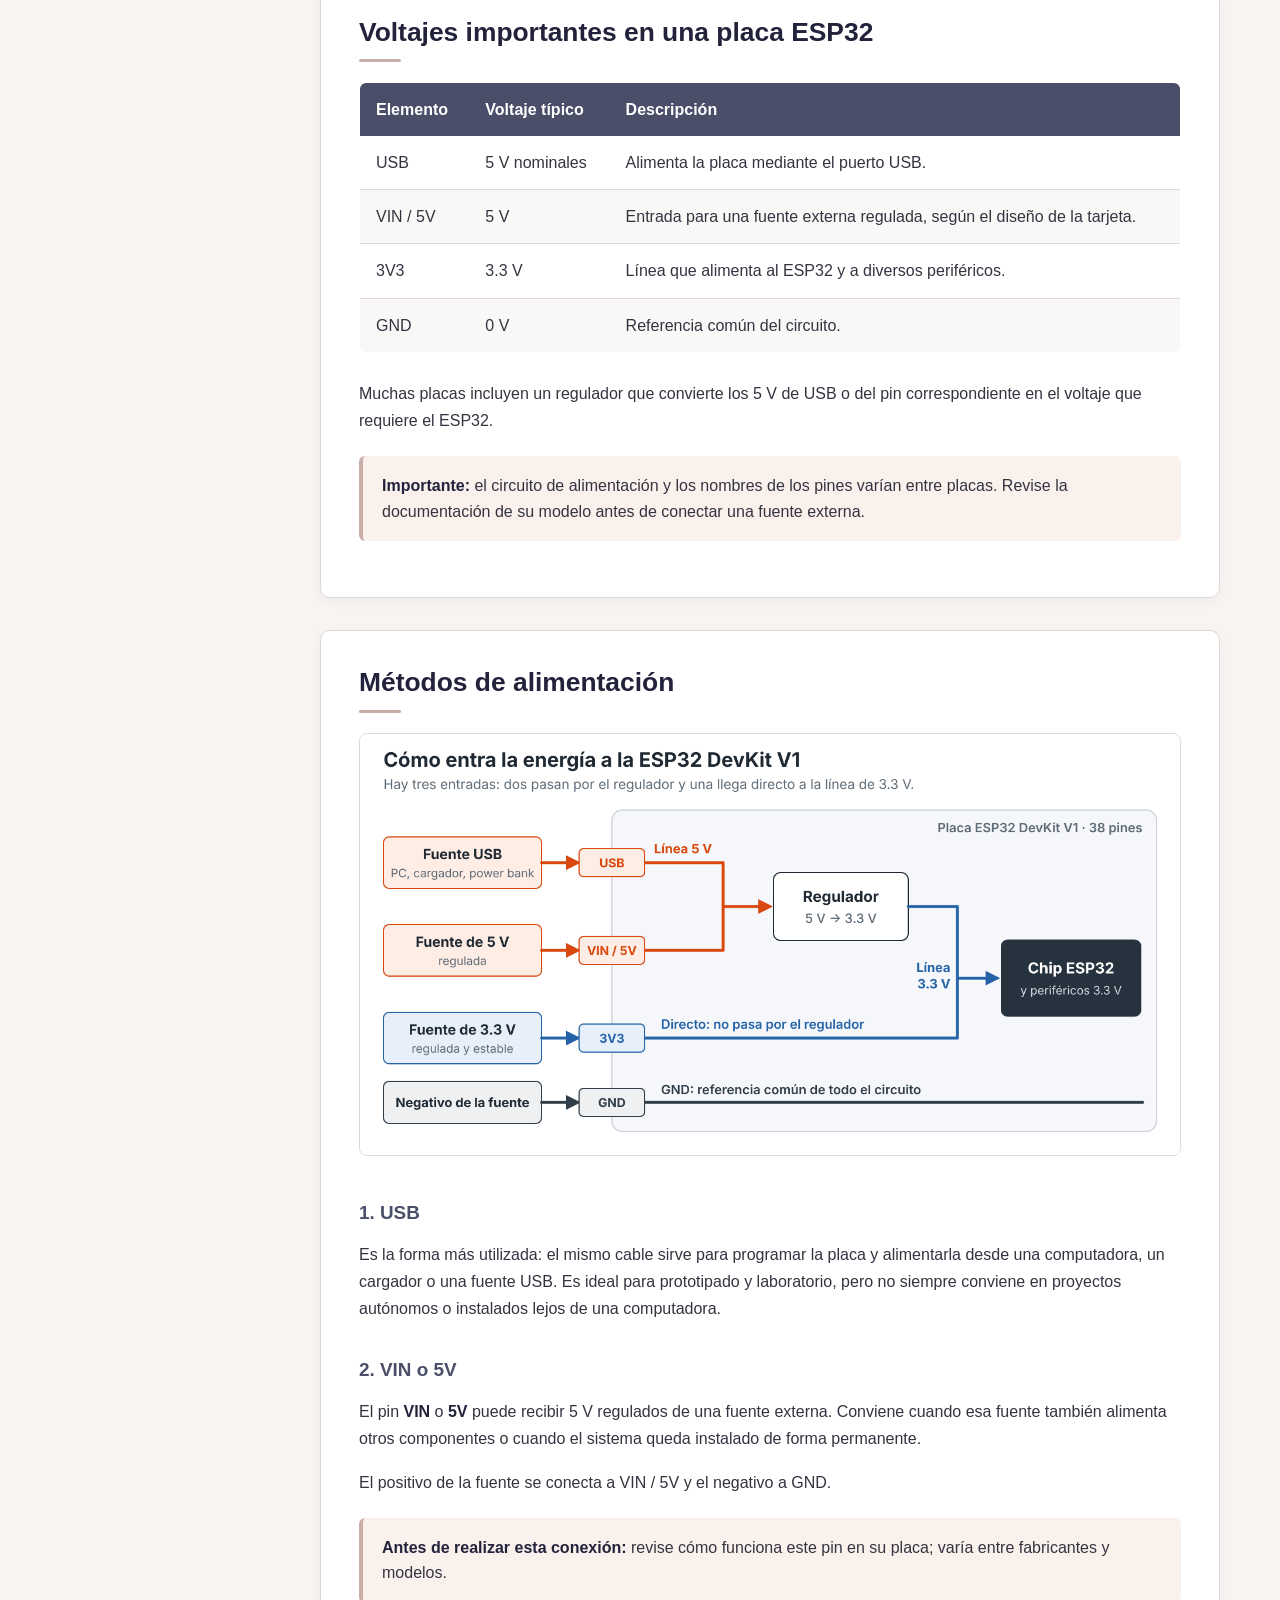
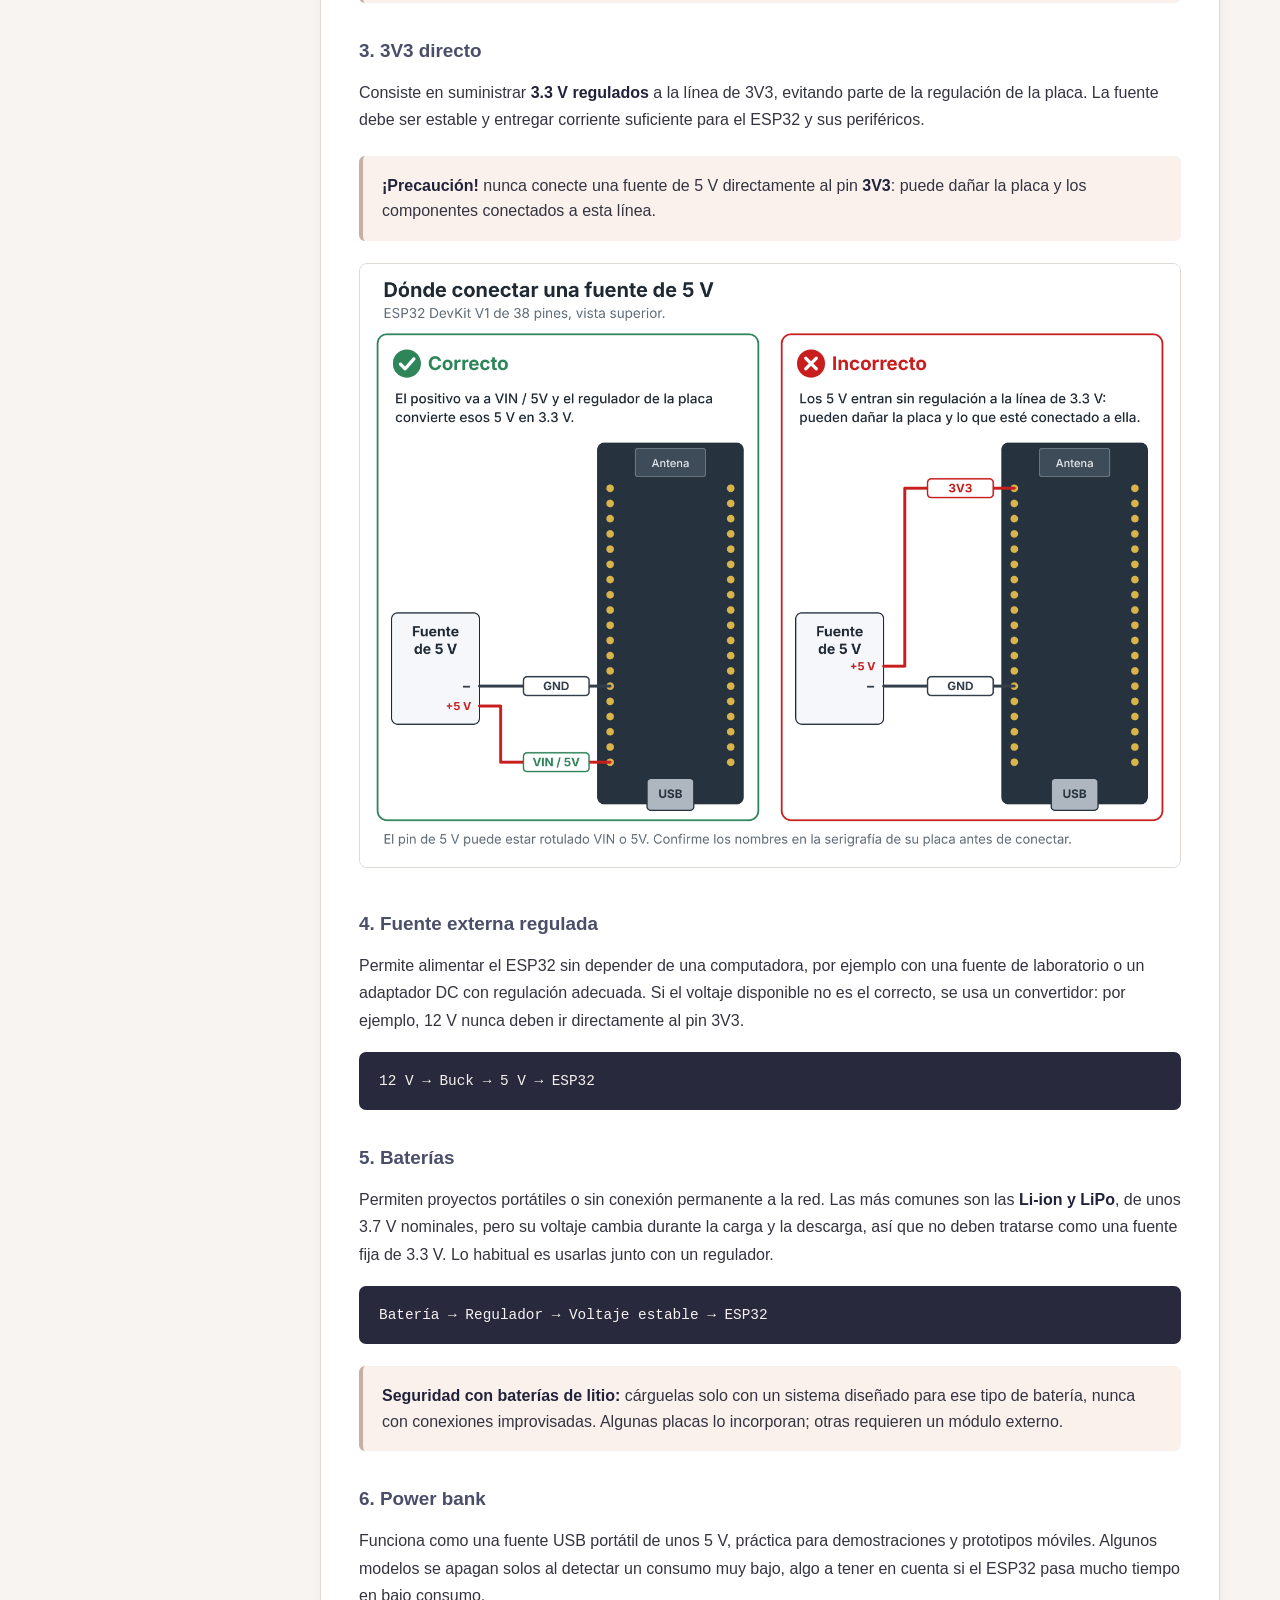
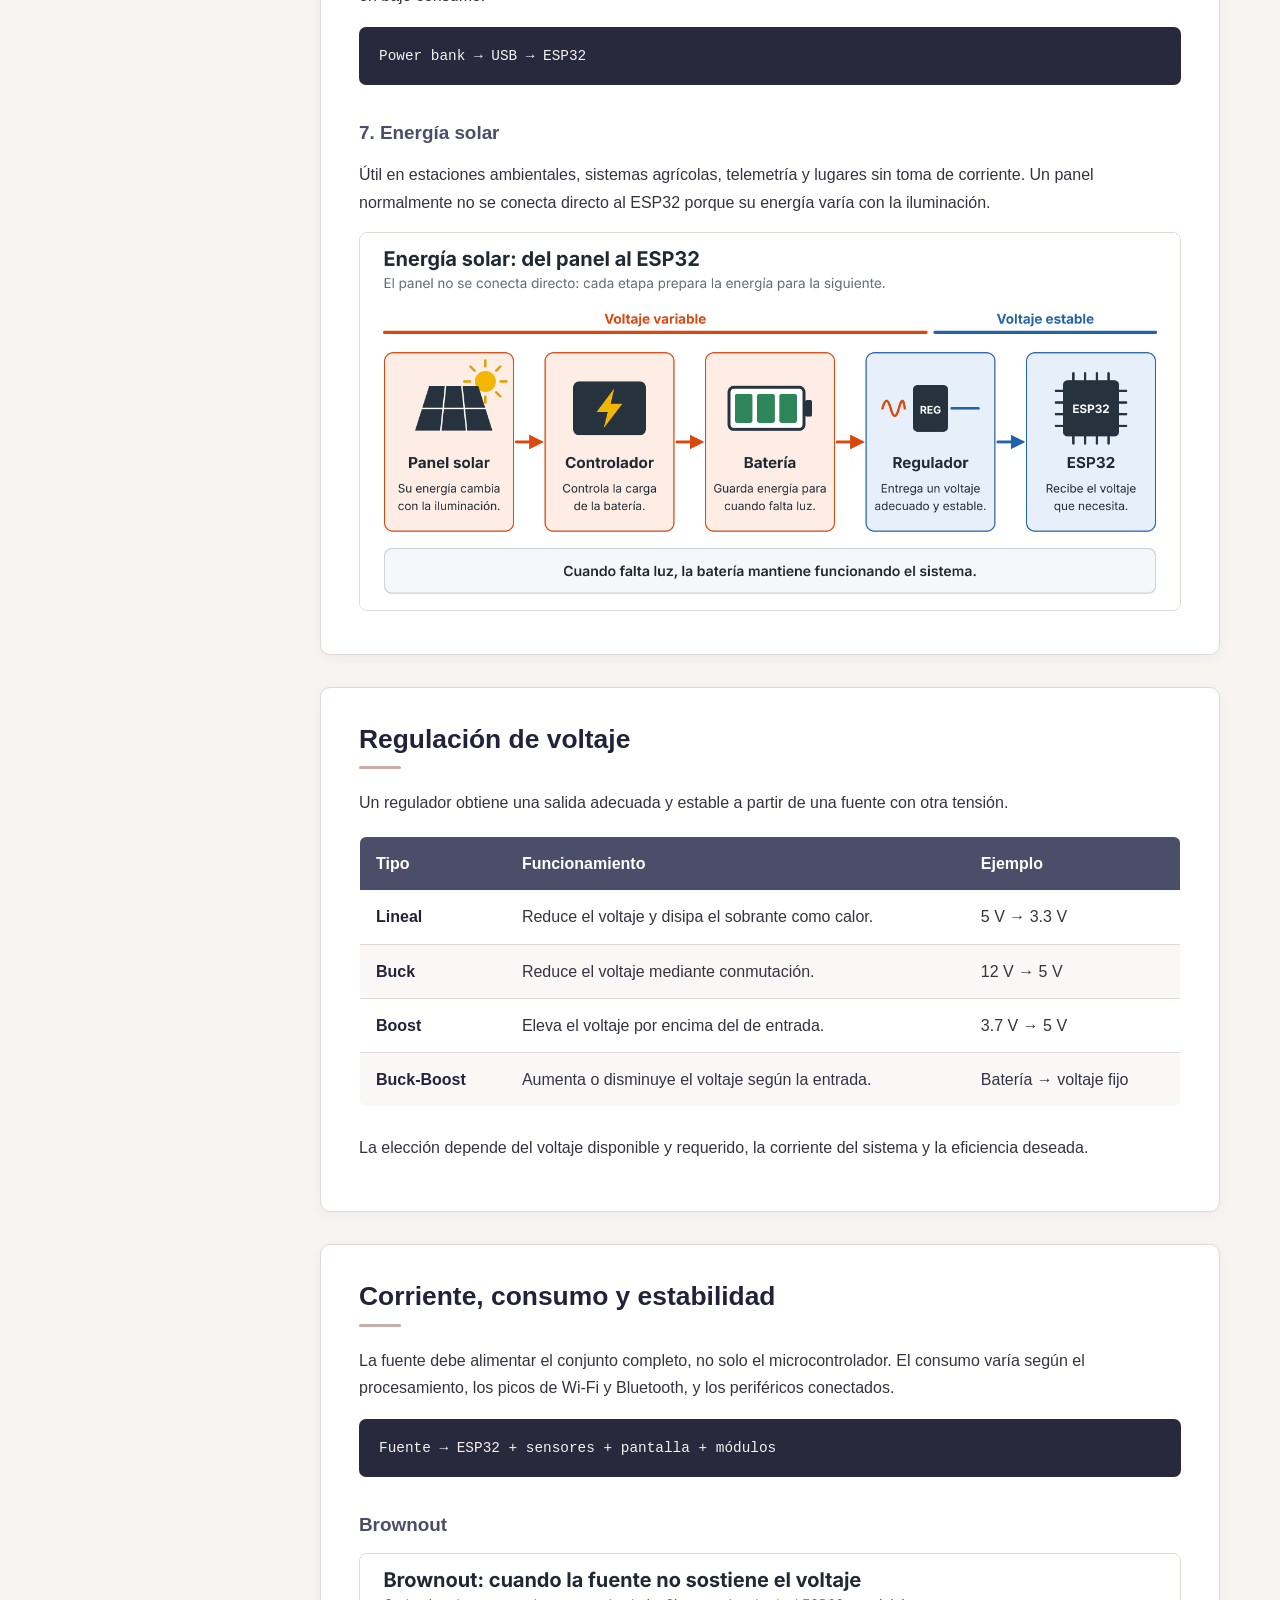
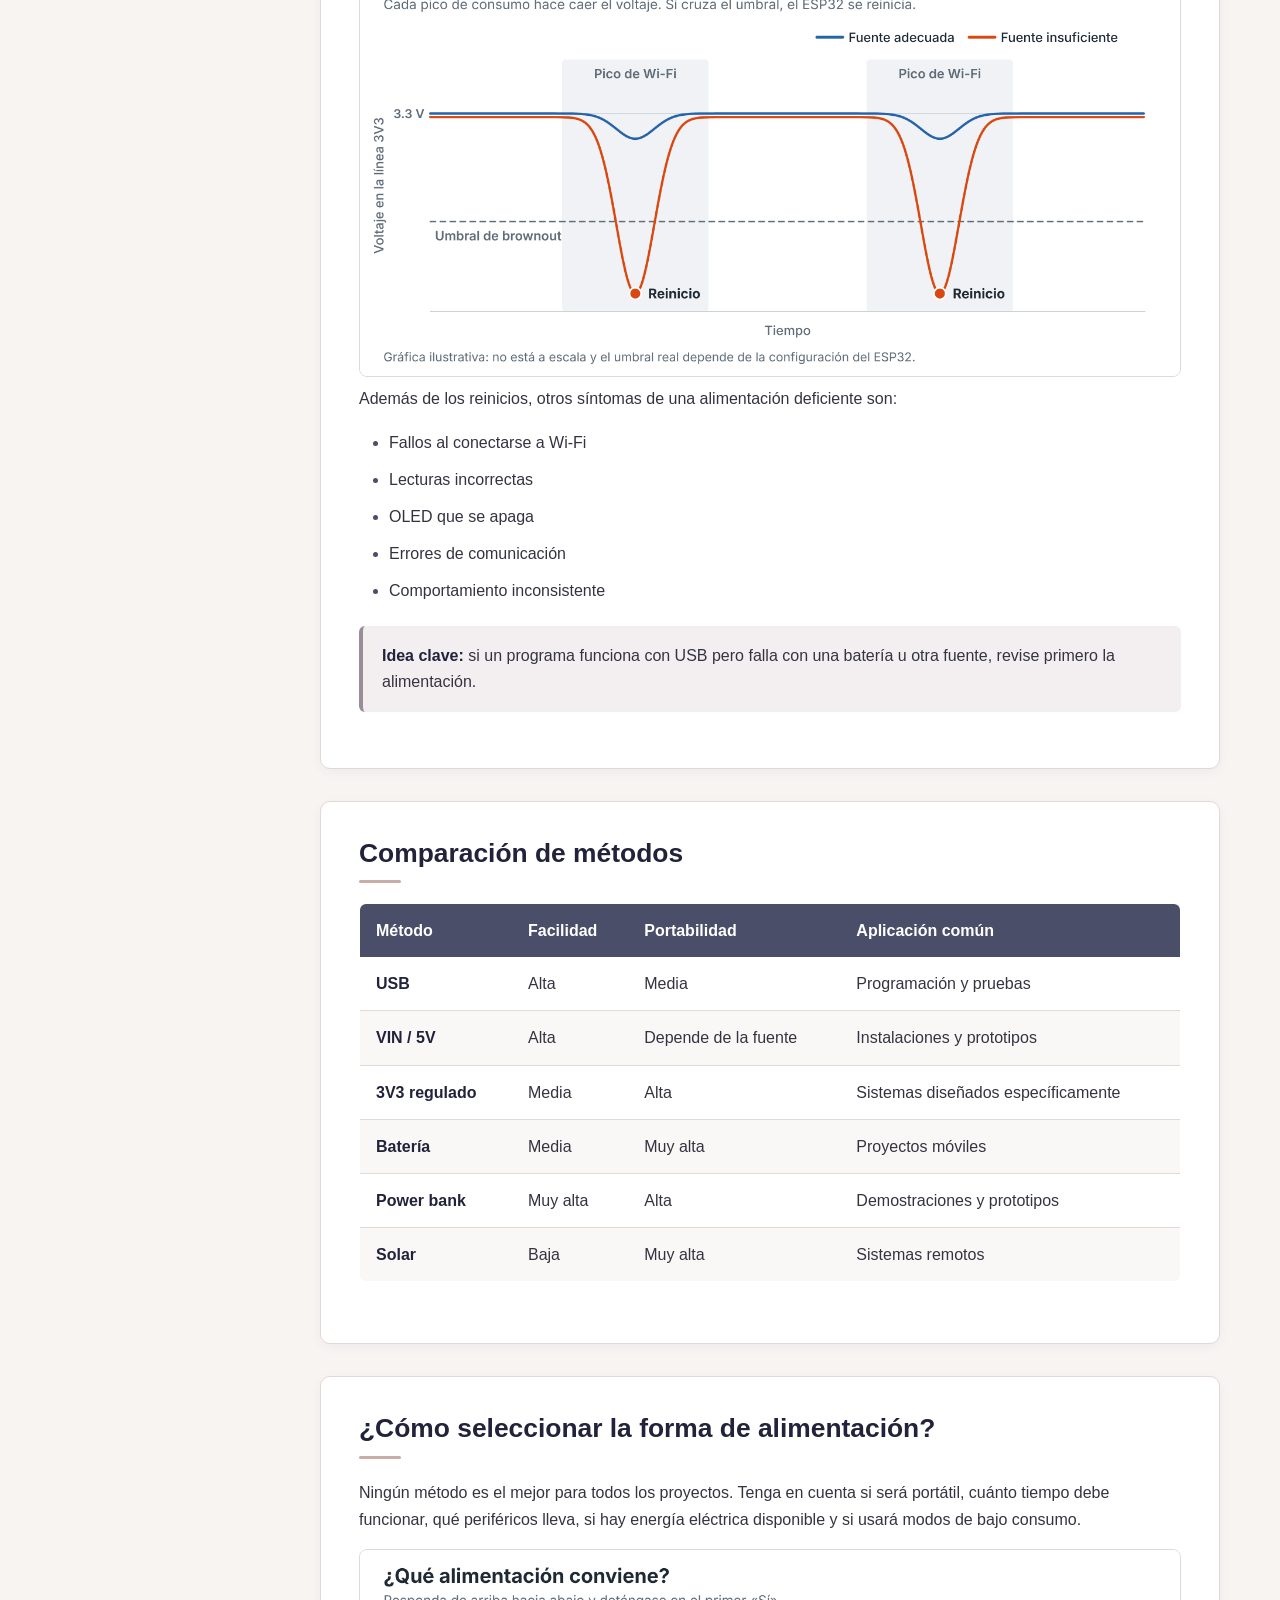
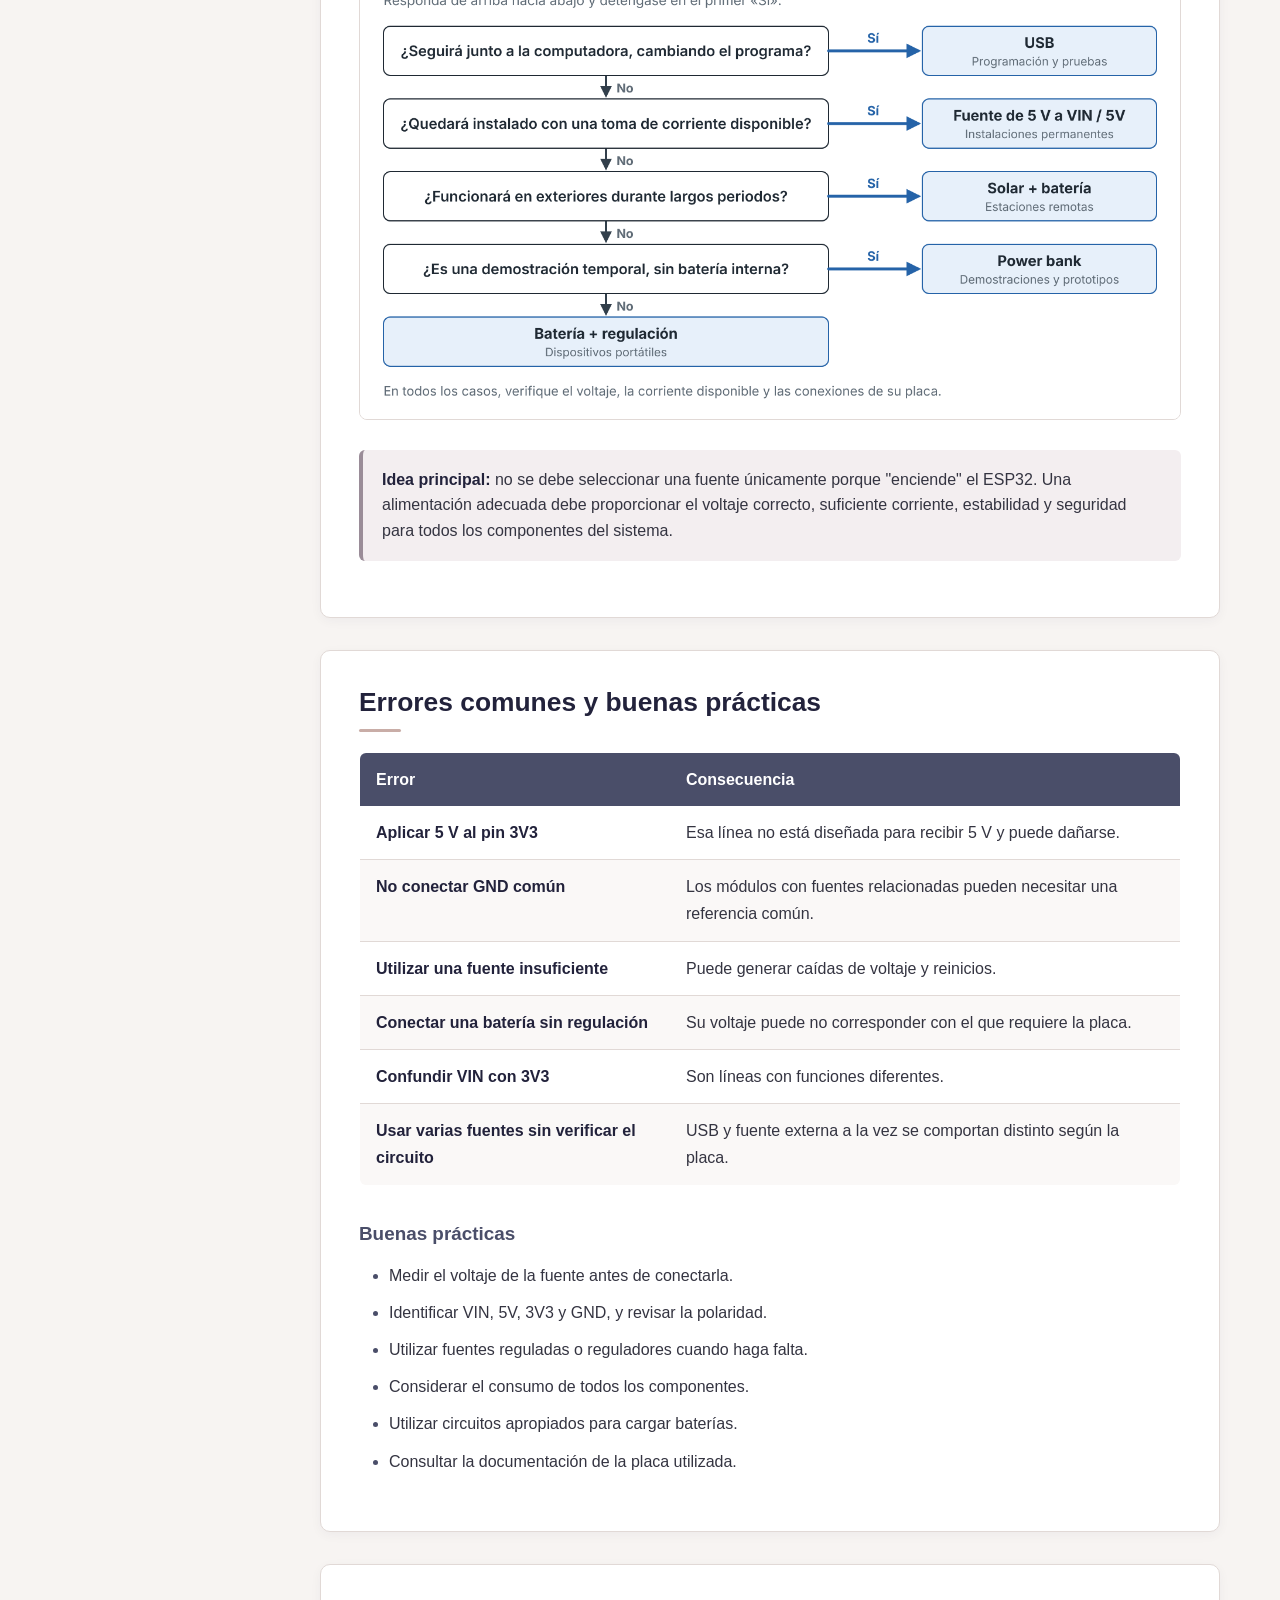
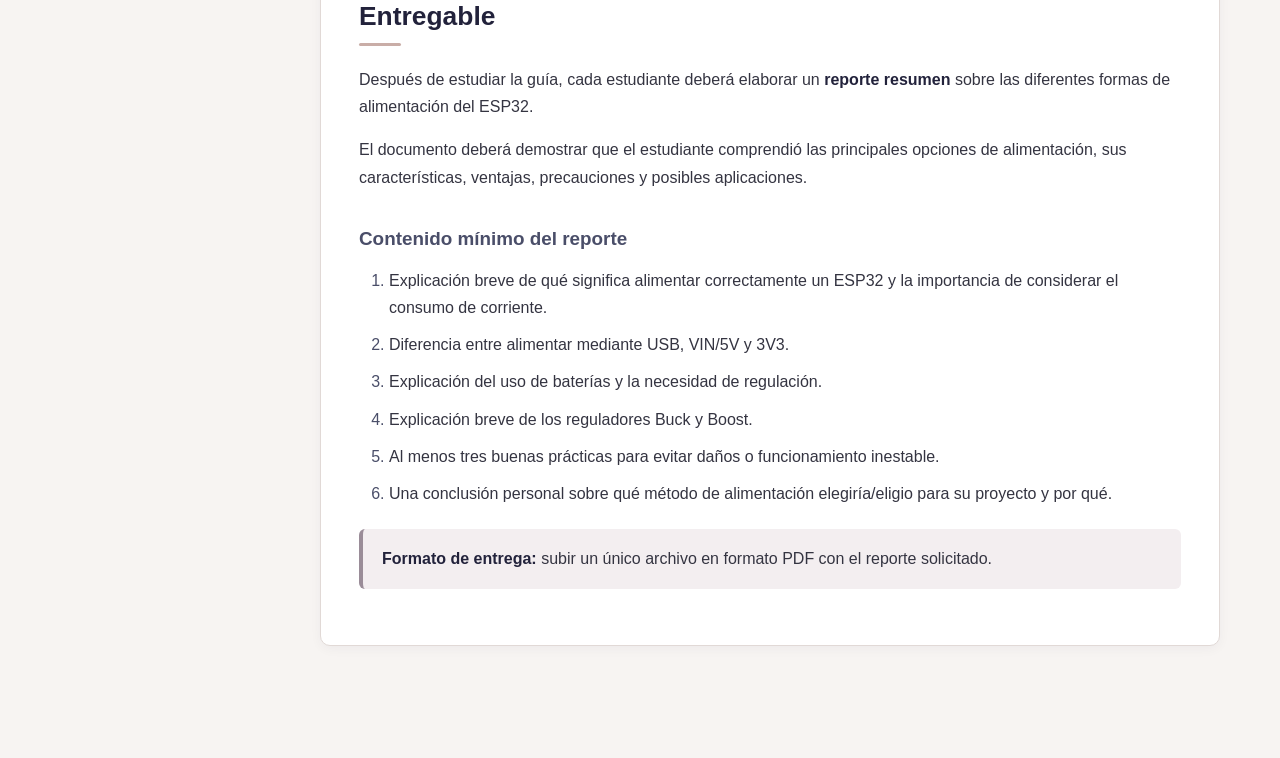
<file: Laboratorio8/index.html>
<!DOCTYPE html>
<html lang="es">

<head>
    <meta charset="UTF-8">
    <meta name="viewport" content="width=device-width, initial-scale=1.0">

    <title>Laboratorio 8 - Formas de alimentación del ESP32</title>

    <link rel="stylesheet" href="styles.css">
</head>

<body>

    <!-- ==================================================
         MENÚ LATERAL
         ================================================== -->

    <nav class="menu-lateral">

        <h2>Alimentación</h2>

        <a href="#introduccion">Introducción</a>
        <a href="#conceptos">Conceptos básicos</a>
        <a href="#voltajes">Voltajes del ESP32</a>
        <a href="#metodos">Métodos de alimentación</a>
        <a href="#reguladores">Regulación de voltaje</a>
        <a href="#corriente">Corriente y consumo</a>
        <a href="#comparacion">Comparación</a>
        <a href="#seleccion">¿Cuál utilizar?</a>
        <a href="#errores">Errores y buenas prácticas</a>
        <a href="#entregable">Entregable</a>

    </nav>


    <!-- ==================================================
         CONTENIDO PRINCIPAL
         ================================================== -->

    <main class="contenedor">

        <h1>
            Laboratorio 8 - Formas de alimentación del ESP32
        </h1>


        <!-- ==================================================
             INTRODUCCIÓN
             ================================================== -->

        <section id="introduccion">

            <h2>Introducción</h2>

            <p>
                Un <strong>ESP32</strong> necesita un voltaje adecuado y corriente
                suficiente. Una <strong>alimentación</strong> incorrecta puede
                provocar reinicios, errores de comunicación, lecturas inestables
                e incluso daños permanentes en la placa.
            </p>

            <p>
                En esta guía se presentan las principales formas de alimentar
                una placa ESP32, sus diferencias y cuándo conviene utilizar cada una.
            </p>
            <img src="imagenes/ESP32.png" alt="ESP32" class="captura">


        </section>


        <!-- ==================================================
             CONCEPTOS BÁSICOS
             ================================================== -->

        <section id="conceptos">

            <h2>Conceptos básicos</h2>

            <table class="tabla-herramientas">

                <thead>
                    <tr>
                        <th>Concepto</th>
                        <th>Descripción</th>
                        <th>Unidad</th>
                    </tr>
                </thead>

                <tbody>

                    <tr>
                        <td><strong>Voltaje (V)</strong></td>
                        <td>Diferencia de potencial eléctrico entre dos puntos.</td>
                        <td>Voltios (V)</td>
                    </tr>

                    <tr>
                        <td><strong>Corriente (I)</strong></td>
                        <td>Flujo de carga eléctrica.</td>
                        <td>Amperios (A) o miliamperios (mA)</td>
                    </tr>

                    <tr>
                        <td><strong>Potencia (P)</strong></td>
                        <td>Energía eléctrica utilizada por unidad de tiempo.</td>
                        <td>Watts (W)</td>
                    </tr>

                </tbody>

            </table>

            <p>
                Estas magnitudes se relacionan mediante:
            </p>

            <pre><code>P = V × I</code></pre>

            <div class="nota">

                <strong>Idea clave:</strong>

                el circuito consume solo la corriente que necesita, siempre que
                la fuente pueda proporcionarla y el voltaje sea el adecuado.

            </div>

        </section>


        <!-- ==================================================
             VOLTAJES DEL ESP32
             ================================================== -->

        <section id="voltajes">

            <h2>Voltajes importantes en una placa ESP32</h2>

            <table class="tabla-pines">

                <thead>
                    <tr>
                        <th>Elemento</th>
                        <th>Voltaje típico</th>
                        <th>Descripción</th>
                    </tr>
                </thead>

                <tbody>

                    <tr>
                        <td>USB</td>
                        <td>5 V nominales</td>
                        <td>Alimenta la placa mediante el puerto USB.</td>
                    </tr>

                    <tr>
                        <td>VIN / 5V</td>
                        <td>5 V</td>
                        <td>Entrada para una fuente externa regulada, según el diseño de la tarjeta.</td>
                    </tr>

                    <tr>
                        <td>3V3</td>
                        <td>3.3 V</td>
                        <td>Línea que alimenta al ESP32 y a diversos periféricos.</td>
                    </tr>

                    <tr>
                        <td>GND</td>
                        <td>0 V</td>
                        <td>Referencia común del circuito.</td>
                    </tr>

                </tbody>

            </table>

            <p>
                Muchas placas incluyen un regulador que convierte los 5 V de USB
                o del pin correspondiente en el voltaje que requiere el ESP32.
            </p>

            <div class="advertencia">

                <strong>Importante:</strong>

                el circuito de alimentación y los nombres de los pines varían
                entre placas. Revise la documentación de su modelo antes de
                conectar una fuente externa.

            </div>

        </section>


        <!-- ==================================================
             MÉTODOS DE ALIMENTACIÓN
             ================================================== -->

        <section id="metodos">

            <h2>Métodos de alimentación</h2>

            <img src="imagenes/1_caminos_alimentacion.png" alt="Caminos de alimentación del ESP32" class="captura">


            <h3>1. USB</h3>

            <p>
                Es la forma más utilizada: el mismo cable sirve para programar
                la placa y alimentarla desde una computadora, un cargador o una
                fuente USB. Es ideal para prototipado y laboratorio, pero no
                siempre conviene en proyectos autónomos o instalados lejos de
                una computadora.
            </p>


            <h3>2. VIN o 5V</h3>    

            <p>
                El pin <strong>VIN</strong> o <strong>5V</strong> puede recibir
                5 V regulados de una fuente externa. Conviene cuando esa fuente
                también alimenta otros componentes o cuando el sistema queda
                instalado de forma permanente.
            </p>

            <p>
                El positivo de la fuente se conecta a VIN / 5V y el negativo a GND.
            </p>

            <div class="advertencia">

                <strong>Antes de realizar esta conexión:</strong>

                revise cómo funciona este pin en su placa; varía entre
                fabricantes y modelos.

            </div>


            <h3>3. 3V3 directo</h3>

            <p>
                Consiste en suministrar <strong>3.3 V regulados</strong> a la
                línea de 3V3, evitando parte de la regulación de la placa. La
                fuente debe ser estable y entregar corriente suficiente para el
                ESP32 y sus periféricos.
            </p>

            <div class="advertencia">

                <strong>¡Precaución!</strong>

                nunca conecte una fuente de 5 V directamente al pin
                <strong>3V3</strong>: puede dañar la placa y los componentes
                conectados a esta línea.

            </div>

            <img src="imagenes/2_conexion_5V_correcta_incorrecta.png" alt="Conexión correcta e incorrecta de una fuente de 5 V" class="captura">


            <h3>4. Fuente externa regulada</h3>

            <p>
                Permite alimentar el ESP32 sin depender de una computadora, por
                ejemplo con una fuente de laboratorio o un adaptador DC con
                regulación adecuada. Si el voltaje disponible no es el correcto,
                se usa un convertidor: por ejemplo, 12 V nunca deben ir
                directamente al pin 3V3.
            </p>

            <pre><code>12 V → Buck → 5 V → ESP32</code></pre>


            <h3>5. Baterías</h3>

            <p>
                Permiten proyectos portátiles o sin conexión permanente a la red.
                Las más comunes son las <strong>Li-ion y LiPo</strong>, de unos
                3.7 V nominales, pero su voltaje cambia durante la carga y la
                descarga, así que no deben tratarse como una fuente fija de 3.3 V.
                Lo habitual es usarlas junto con un regulador.
            </p>

            <pre><code>Batería → Regulador → Voltaje estable → ESP32</code></pre>

            <div class="advertencia">

                <strong>Seguridad con baterías de litio:</strong>

                cárguelas solo con un sistema diseñado para ese tipo de batería,
                nunca con conexiones improvisadas. Algunas placas lo incorporan;
                otras requieren un módulo externo.

            </div>


            <h3>6. Power bank</h3>

            <p>
                Funciona como una fuente USB portátil de unos 5 V, práctica para
                demostraciones y prototipos móviles. Algunos modelos se apagan
                solos al detectar un consumo muy bajo, algo a tener en cuenta si
                el ESP32 pasa mucho tiempo en bajo consumo.
            </p>

            <pre><code>Power bank → USB → ESP32</code></pre>


            <h3>7. Energía solar</h3>

            <p>
                Útil en estaciones ambientales, sistemas agrícolas, telemetría y
                lugares sin toma de corriente. Un panel normalmente no se conecta
                directo al ESP32 porque su energía varía con la iluminación.
            </p>

            <img src="imagenes/4_cadena_solar.png" alt="Cadena de alimentación solar del ESP32" class="captura">

        </section>


        <!-- ==================================================
             REGULADORES
             ================================================== -->

        <section id="reguladores">

            <h2>Regulación de voltaje</h2>

            <p>
                Un regulador obtiene una salida adecuada y estable a partir de
                una fuente con otra tensión.
            </p>

            <table class="tabla-herramientas">

                <thead>
                    <tr>
                        <th>Tipo</th>
                        <th>Funcionamiento</th>
                        <th>Ejemplo</th>
                    </tr>
                </thead>

                <tbody>

                    <tr>
                        <td><strong>Lineal</strong></td>
                        <td>Reduce el voltaje y disipa el sobrante como calor.</td>
                        <td>5 V → 3.3 V</td>
                    </tr>

                    <tr>
                        <td><strong>Buck</strong></td>
                        <td>Reduce el voltaje mediante conmutación.</td>
                        <td>12 V → 5 V</td>
                    </tr>

                    <tr>
                        <td><strong>Boost</strong></td>
                        <td>Eleva el voltaje por encima del de entrada.</td>
                        <td>3.7 V → 5 V</td>
                    </tr>

                    <tr>
                        <td><strong>Buck-Boost</strong></td>
                        <td>Aumenta o disminuye el voltaje según la entrada.</td>
                        <td>Batería → voltaje fijo</td>
                    </tr>

                </tbody>

            </table>

            <p>
                La elección depende del voltaje disponible y requerido, la
                corriente del sistema y la eficiencia deseada.
            </p>

        </section>


        <!-- ==================================================
             CORRIENTE Y CONSUMO
             ================================================== -->

        <section id="corriente">

            <h2>Corriente, consumo y estabilidad</h2>

            <p>
                La fuente debe alimentar el conjunto completo, no solo el
                microcontrolador. El consumo varía según el procesamiento, los
                picos de Wi-Fi y Bluetooth, y los periféricos conectados.
            </p>

            <pre><code>Fuente → ESP32 + sensores + pantalla + módulos</code></pre>


            <h3>Brownout</h3>

            <img src="imagenes/3_brownout.png" alt="Caída de voltaje que provoca un brownout en el ESP32" class="captura">

            <p>
                Además de los reinicios, otros síntomas de una alimentación
                deficiente son:
            </p>

            <ul>
                <li>Fallos al conectarse a Wi-Fi</li>
                <li>Lecturas incorrectas</li>
                <li>OLED que se apaga</li>
                <li>Errores de comunicación</li>
                <li>Comportamiento inconsistente</li>
            </ul>

            <div class="nota">

                <strong>Idea clave:</strong>

                si un programa funciona con USB pero falla con una batería u
                otra fuente, revise primero la alimentación.

            </div>

        </section>


        <!-- ==================================================
             COMPARACIÓN
             ================================================== -->

        <section id="comparacion">

            <h2>Comparación de métodos</h2>

            <table class="tabla-herramientas">

                <thead>
                    <tr>
                        <th>Método</th>
                        <th>Facilidad</th>
                        <th>Portabilidad</th>
                        <th>Aplicación común</th>
                    </tr>
                </thead>

                <tbody>

                    <tr>
                        <td><strong>USB</strong></td>
                        <td>Alta</td>
                        <td>Media</td>
                        <td>Programación y pruebas</td>
                    </tr>

                    <tr>
                        <td><strong>VIN / 5V</strong></td>
                        <td>Alta</td>
                        <td>Depende de la fuente</td>
                        <td>Instalaciones y prototipos</td>
                    </tr>

                    <tr>
                        <td><strong>3V3 regulado</strong></td>
                        <td>Media</td>
                        <td>Alta</td>
                        <td>Sistemas diseñados específicamente</td>
                    </tr>

                    <tr>
                        <td><strong>Batería</strong></td>
                        <td>Media</td>
                        <td>Muy alta</td>
                        <td>Proyectos móviles</td>
                    </tr>

                    <tr>
                        <td><strong>Power bank</strong></td>
                        <td>Muy alta</td>
                        <td>Alta</td>
                        <td>Demostraciones y prototipos</td>
                    </tr>

                    <tr>
                        <td><strong>Solar</strong></td>
                        <td>Baja</td>
                        <td>Muy alta</td>
                        <td>Sistemas remotos</td>
                    </tr>

                </tbody>

            </table>

        </section>


        <!-- ==================================================
             SELECCIÓN
             ================================================== -->

        <section id="seleccion">

            <h2>¿Cómo seleccionar la forma de alimentación?</h2>

            <p>
                Ningún método es el mejor para todos los proyectos. Tenga en
                cuenta si será portátil, cuánto tiempo debe funcionar, qué
                periféricos lleva, si hay energía eléctrica disponible y si
                usará modos de bajo consumo.
            </p>

            <img src="imagenes/5_arbol_decision.png" alt="Árbol de decisión para elegir la forma de alimentación" class="captura">

            <div class="nota">

                <strong>Idea principal:</strong>

                no se debe seleccionar una fuente únicamente porque "enciende"
                el ESP32. Una alimentación adecuada debe proporcionar el voltaje
                correcto, suficiente corriente, estabilidad y seguridad para
                todos los componentes del sistema.

            </div>

        </section>


        <!-- ==================================================
             ERRORES Y BUENAS PRÁCTICAS
             ================================================== -->

        <section id="errores">

            <h2>Errores comunes y buenas prácticas</h2>

            <table class="tabla-herramientas">

                <thead>
                    <tr>
                        <th>Error</th>
                        <th>Consecuencia</th>
                    </tr>
                </thead>

                <tbody>

                    <tr>
                        <td><strong>Aplicar 5 V al pin 3V3</strong></td>
                        <td>Esa línea no está diseñada para recibir 5 V y puede dañarse.</td>
                    </tr>

                    <tr>
                        <td><strong>No conectar GND común</strong></td>
                        <td>Los módulos con fuentes relacionadas pueden necesitar una referencia común.</td>
                    </tr>

                    <tr>
                        <td><strong>Utilizar una fuente insuficiente</strong></td>
                        <td>Puede generar caídas de voltaje y reinicios.</td>
                    </tr>

                    <tr>
                        <td><strong>Conectar una batería sin regulación</strong></td>
                        <td>Su voltaje puede no corresponder con el que requiere la placa.</td>
                    </tr>

                    <tr>
                        <td><strong>Confundir VIN con 3V3</strong></td>
                        <td>Son líneas con funciones diferentes.</td>
                    </tr>

                    <tr>
                        <td><strong>Usar varias fuentes sin verificar el circuito</strong></td>
                        <td>USB y fuente externa a la vez se comportan distinto según la placa.</td>
                    </tr>

                </tbody>

            </table>


            <h3>Buenas prácticas</h3>

            <ul>
                <li>Medir el voltaje de la fuente antes de conectarla.</li>
                <li>Identificar VIN, 5V, 3V3 y GND, y revisar la polaridad.</li>
                <li>Utilizar fuentes reguladas o reguladores cuando haga falta.</li>
                <li>Considerar el consumo de todos los componentes.</li>
                <li>Utilizar circuitos apropiados para cargar baterías.</li>
                <li>Consultar la documentación de la placa utilizada.</li>
            </ul>

        </section>


        <!-- ==================================================
             ENTREGABLE
             ================================================== -->

        <section id="entregable">

            <h2>Entregable</h2>

            <p>
                Después de estudiar la guía, cada estudiante deberá elaborar un
                <strong>reporte resumen</strong> sobre las diferentes formas de
                alimentación del ESP32.
            </p>

            <p>
                El documento deberá demostrar que el estudiante comprendió
                las principales opciones de alimentación, sus características,
                ventajas, precauciones y posibles aplicaciones.
            </p>


            <h3>Contenido mínimo del reporte</h3>

            <ol>

                <li>
                    Explicación breve de qué significa alimentar correctamente
                    un ESP32 y la importancia de considerar el consumo de corriente.

                </li>


                <li>
                    Diferencia entre alimentar mediante USB, VIN/5V y 3V3.
                </li>

                <li>
                    Explicación del uso de baterías y la necesidad de regulación.
                </li>

                <li>
                    Explicación breve de los reguladores Buck y Boost.
                </li>

                <li>
                    Al menos tres buenas prácticas para evitar daños o
                    funcionamiento inestable.
                </li>

                <li>
                    Una conclusión personal sobre qué método de alimentación
                    elegiría/eligio para su proyecto y por qué.
                </li>

            </ol>


            <div class="nota">

                <strong>Formato de entrega:</strong>

                subir un único archivo en formato PDF con el reporte solicitado.

            </div>

        </section>


    </main>

</body>

</html>
</file>
<file: styles.css>
body {
    font-family: Arial, Helvetica, sans-serif;
    margin: 0;
    background-color: #ffffff;
    color: #333333;
}

.contenedor {
    max-width: 1000px;
    margin: 0 auto;
    padding: 40px;
}

h1 {
    font-size: 36px;
    margin-bottom: 10px;
}

h2 {
    font-size: 26px;
    margin-top: 35px;
    border-bottom: 1px solid #dddddd;
    padding-bottom: 10px;
}

p {
    font-size: 17px;
    line-height: 1.6;
}

.menu-lateral {
    position: fixed;
    top: 0;
    left: 0;
    width: 260px;
    height: 100vh;

    background-color: #f4f4f4;
    border-right: 1px solid #dddddd;

    padding: 30px 20px;
    box-sizing: border-box;

    overflow-y: auto;
}

.menu-lateral h3 {
    margin-top: 0;
    margin-bottom: 25px;

    font-size: 20px;
    color: #222222;
}

.menu-lateral a {
    display: block;

    color: #444444;
    text-decoration: none;

    font-size: 15px;
    line-height: 1.4;

    padding: 10px 8px;
    margin-bottom: 4px;

    border-radius: 5px;
}

.menu-lateral a:hover {
    background-color: #e5e5e5;
    color: #000000;
}

.contenedor {
    max-width: 1000px;
    margin-left: 300px;
    padding: 40px;
}

.imagen-pinout {
    display: block;
    max-width: 750px;
    width: 100%;
    height: auto;
    margin: 25px auto;
}

.tabla-pines {
    width: 100%;
    border-collapse: collapse;
    margin-top: 20px;
    margin-bottom: 25px;
}

.tabla-pines th,
.tabla-pines td {
    border: 1px solid #dddddd;
    padding: 12px;
    text-align: left;
}

.tabla-pines th {
    background-color: #f2f2f2;
}

.advertencia {
    background-color: #f7f7f7;
    border-left: 4px solid #555555;
    padding: 15px 18px;
    margin-top: 25px;
    line-height: 1.5;
}
.texto-justificado {
    text-align: justify;
}

.texto-justificado p {
    margin-bottom: 18px;
}

pre {
    background-color: #1e1e1e;
    padding: 20px;
    border-radius: 8px;
    overflow-x: auto;
    margin: 20px 0;
}

pre code {
    color: #f1f1f1;
    font-family: Consolas, Monaco, monospace;
    font-size: 14px;
    line-height: 1.6;
}
.imagen-prueba {
    display: block;
    width: 75%;
    max-width: 800px;
    height: auto;
    margin: 25px auto;
    border-radius: 6px;
}

.imagen-instalacion {
    display: block;
    width: auto;
    max-width: 700px;
    height: auto;

    margin-top: 25px;
    margin-bottom: 25px;
    margin-left: auto;
    margin-right: auto;

    border-radius: 6px;
}

.imagen-instalacion.pequena {
    max-width: 350px;
}

.url-configuracion {
    background-color: #f4f4f4;
    border-left: 4px solid #555555;
    padding: 15px;
    margin: 20px 0;
    font-family: Consolas, Monaco, monospace;
    font-size: 14px;
    overflow-wrap: anywhere;
}
</file>
<file: laboratorio5/styles.css>
body {
    font-family: Arial, Helvetica, sans-serif;
    margin: 0;
    background-color: #ffffff;
    color: #333333;
}

.contenedor {
    max-width: 1000px;
    margin: 0 auto;
    padding: 40px;
}

h1 {
    font-size: 36px;
    margin-bottom: 10px;
}

h2 {
    font-size: 26px;
    margin-top: 35px;
    border-bottom: 1px solid #dddddd;
    padding-bottom: 10px;
}

p {
    font-size: 17px;
    line-height: 1.6;
}

.menu-lateral {
    position: fixed;
    top: 0;
    left: 0;
    width: 260px;
    height: 100vh;

    background-color: #f4f4f4;
    border-right: 1px solid #dddddd;

    padding: 30px 20px;
    box-sizing: border-box;

    overflow-y: auto;
}

.menu-lateral h3 {
    margin-top: 0;
    margin-bottom: 25px;

    font-size: 20px;
    color: #222222;
}

.menu-lateral a {
    display: block;

    color: #444444;
    text-decoration: none;

    font-size: 15px;
    line-height: 1.4;

    padding: 10px 8px;
    margin-bottom: 4px;

    border-radius: 5px;
}

.menu-lateral a:hover {
    background-color: #e5e5e5;
    color: #000000;
}

.contenedor {
    max-width: 1000px;
    margin-left: 300px;
    padding: 40px;
}

.imagen-pinout {
    display: block;
    max-width: 750px;
    width: 100%;
    height: auto;
    margin: 25px auto;
}

.tabla-pines {
    width: 100%;
    border-collapse: collapse;
    margin-top: 20px;
    margin-bottom: 25px;
}

.tabla-pines th,
.tabla-pines td {
    border: 1px solid #dddddd;
    padding: 12px;
    text-align: left;
}

.tabla-pines th {
    background-color: #f2f2f2;
}

.advertencia {
    background-color: #f7f7f7;
    border-left: 4px solid #555555;
    padding: 15px 18px;
    margin-top: 25px;
    line-height: 1.5;
}
.texto-justificado {
    text-align: justify;
}

.texto-justificado p {
    margin-bottom: 18px;
}

pre {
    background-color: #1e1e1e;
    padding: 20px;
    border-radius: 8px;
    overflow-x: auto;
    margin: 20px 0;
}

pre code {
    color: #f1f1f1;
    font-family: Consolas, Monaco, monospace;
    font-size: 14px;
    line-height: 1.6;
}
.imagen-prueba {
    display: block;
    width: 75%;
    max-width: 800px;
    height: auto;
    margin: 25px auto;
    border-radius: 6px;
}

.imagen-instalacion {
    display: block;
    width: auto;
    max-width: 700px;
    height: auto;

    margin-top: 25px;
    margin-bottom: 25px;
    margin-left: auto;
    margin-right: auto;

    border-radius: 6px;
}

.imagen-instalacion.pequena {
    max-width: 350px;
}

.url-configuracion {
    background-color: #f4f4f4;
    border-left: 4px solid #555555;
    padding: 15px;
    margin: 20px 0;
    font-family: Consolas, Monaco, monospace;
    font-size: 14px;
    overflow-wrap: anywhere;
}

.boton-descarga {
    display: inline-block;
    padding: 12px 18px;
    background-color: #333333;
    color: white;
    text-decoration: none;
    border-radius: 6px;
    font-weight: bold;
}

.boton-descarga:hover {
    background-color: #555555;
}
</file>
<file: laboratorio6/styles.css>
/* ======================================================
   LABORATORIO 6
   MQTT, Mosquitto y React
   ====================================================== */


/* ------------------------------------------------------
   VARIABLES DE COLOR
   ------------------------------------------------------ */

:root {
    --azul-oscuro: #466f86;
    --azul: #5d93b5;
    --azul-claro: #eaf3f7;

    --menta: #94d8cf;
    --menta-claro: #edf8f6;

    --naranja: #efa15a;
    --naranja-claro: #fff4e8;

    --amarillo: #e2c963;
    --amarillo-claro: #fff9df;

    --beige: #d8cdb8;

    --fondo: #f6f8f9;
    --blanco: #ffffff;

    --texto: #30383d;
    --texto-secundario: #617079;

    --borde: #dfe5e8;
    --gris-claro: #f1f4f5;

    --codigo: #26343c;
    --codigo-texto: #f2f6f7;
}


/* ------------------------------------------------------
   CONFIGURACIÓN GENERAL
   ------------------------------------------------------ */

* {
    box-sizing: border-box;
}

html {
    scroll-behavior: smooth;
}

body {
    margin: 0;
    background-color: var(--fondo);
    color: var(--texto);

    font-family:
        -apple-system,
        BlinkMacSystemFont,
        "Segoe UI",
        Roboto,
        Helvetica,
        Arial,
        sans-serif;

    font-size: 16px;
    line-height: 1.7;
}


/* ------------------------------------------------------
   MENÚ LATERAL
   ------------------------------------------------------ */

.menu-lateral {
    position: fixed;
    top: 0;
    left: 0;

    width: 255px;
    height: 100vh;

    padding: 32px 20px;

    background-color: var(--azul-oscuro);

    overflow-y: auto;
}

.menu-lateral h2 {
    margin: 0 0 28px;

    padding-bottom: 16px;

    color: var(--blanco);

    font-size: 1.35rem;
    font-weight: 650;

    border-bottom: 1px solid rgba(255, 255, 255, 0.18);
}

.menu-lateral a {
    display: block;

    margin: 3px 0;
    padding: 10px 12px;

    color: rgba(255, 255, 255, 0.88);

    text-decoration: none;

    font-size: 0.94rem;

    border-radius: 6px;

    transition:
        background-color 0.2s ease,
        color 0.2s ease,
        padding-left 0.2s ease;
}

.menu-lateral a:hover {
    background-color: rgba(255, 255, 255, 0.11);
    color: var(--blanco);

    padding-left: 16px;
}


/* ------------------------------------------------------
   CONTENIDO PRINCIPAL
   ------------------------------------------------------ */

.contenedor {
    margin-left: 255px;

    width: calc(100% - 255px);

    max-width: 1180px;

    padding: 48px 60px 80px;
}


/* ------------------------------------------------------
   TÍTULO PRINCIPAL
   ------------------------------------------------------ */

.contenedor > h1 {
    margin: 0 0 38px;

    padding-bottom: 20px;

    color: var(--azul-oscuro);

    font-size: 2.15rem;
    line-height: 1.25;
    font-weight: 700;

    border-bottom: 3px solid var(--naranja);
}


/* ------------------------------------------------------
   SECCIONES
   ------------------------------------------------------ */

section {
    margin-bottom: 32px;

    padding: 34px 38px;

    background-color: var(--blanco);

    border: 1px solid var(--borde);
    border-radius: 10px;

    box-shadow: 0 3px 12px rgba(40, 60, 70, 0.04);

    scroll-margin-top: 24px;
}


/* ------------------------------------------------------
   TÍTULOS
   ------------------------------------------------------ */

h2 {
    margin-top: 0;
    margin-bottom: 20px;

    color: var(--azul-oscuro);

    font-size: 1.65rem;
    line-height: 1.3;
}

section h2::after {
    content: "";

    display: block;

    width: 42px;
    height: 3px;

    margin-top: 10px;

    background-color: var(--naranja);

    border-radius: 2px;
}

h3 {
    margin-top: 32px;
    margin-bottom: 12px;

    color: #3f6e87;

    font-size: 1.18rem;
    font-weight: 650;
}


/* ------------------------------------------------------
   TEXTO
   ------------------------------------------------------ */

p {
    margin-top: 0;
    margin-bottom: 16px;
}

strong {
    color: #263f4d;
}

a {
    color: var(--azul-oscuro);
}


/* ------------------------------------------------------
   LISTAS
   ------------------------------------------------------ */

ul,
ol {
    margin-top: 10px;
    margin-bottom: 20px;

    padding-left: 28px;
}

li {
    margin-bottom: 8px;
}

li::marker {
    color: var(--azul);
}


/* ------------------------------------------------------
   CÓDIGO EN LÍNEA
   ------------------------------------------------------ */

code {
    padding: 2px 6px;

    background-color: #eef2f4;

    color: #34566a;

    font-family:
        "Cascadia Code",
        "Consolas",
        monospace;

    font-size: 0.91em;

    border-radius: 4px;
}


/* ------------------------------------------------------
   BLOQUES DE CÓDIGO / TERMINAL
   ------------------------------------------------------ */

pre {
    margin: 18px 0 22px;

    padding: 18px 20px;

    background-color: var(--codigo);
    color: var(--codigo-texto);

    border-radius: 7px;

    overflow-x: auto;

    line-height: 1.55;

    font-family:
        "Cascadia Code",
        "Consolas",
        monospace;

    font-size: 0.9rem;
}

pre code {
    padding: 0;

    background: transparent;
    color: inherit;

    border-radius: 0;

    font-size: inherit;
}


/* ------------------------------------------------------
   NOTAS
   ------------------------------------------------------ */

.nota,
.comprobacion,
.advertencia {
    margin: 22px 0;

    padding: 16px 18px;

    border-radius: 6px;

    line-height: 1.6;
}


/* Nota general */

.nota {
    background-color: var(--azul-claro);

    border-left: 4px solid var(--azul);
}


/* Comprobación correcta */

.comprobacion {
    background-color: var(--menta-claro);

    border-left: 4px solid var(--menta);
}


/* Advertencias */

.advertencia {
    background-color: var(--naranja-claro);

    border-left: 4px solid var(--naranja);
}

.nota strong,
.comprobacion strong,
.advertencia strong {
    color: var(--texto);
}


/* ------------------------------------------------------
   TABLAS
   ------------------------------------------------------ */

.tabla-herramientas,
.tabla-pines {
    width: 100%;

    margin: 20px 0 26px;

    border-collapse: collapse;

    background-color: var(--blanco);

    border: 1px solid var(--borde);

    border-radius: 7px;
    overflow: hidden;
}

.tabla-herramientas th,
.tabla-pines th {
    padding: 13px 16px;

    background-color: var(--azul-oscuro);
    color: var(--blanco);

    text-align: left;

    font-weight: 600;
}

.tabla-herramientas td,
.tabla-pines td {
    padding: 13px 16px;

    border-bottom: 1px solid var(--borde);

    vertical-align: top;
}

.tabla-herramientas tbody tr:last-child td,
.tabla-pines tbody tr:last-child td {
    border-bottom: none;
}

.tabla-herramientas tbody tr:nth-child(even),
.tabla-pines tbody tr:nth-child(even) {
    background-color: #f9fbfb;
}


/* ------------------------------------------------------
   DIAGRAMAS
   ------------------------------------------------------ */

.diagrama-arquitectura,
.flujo-datos {
    margin: 22px 0;

    padding: 5px;

    background-color: #f4f8fa;

    border: 1px solid #dce8ed;
    border-radius: 8px;
}

.diagrama-arquitectura pre,
.flujo-datos pre {
    margin: 0;

    background-color: transparent;

    color: #36586a;

    text-align: center;

    font-size: 0.95rem;
    line-height: 1.5;
}


/* ------------------------------------------------------
   CAPTURAS E IMÁGENES
   ------------------------------------------------------ */

.captura {
    margin: 28px auto 10px;

    padding: 12px;

    background-color: var(--blanco);

    border: 1px solid var(--borde);
    border-radius: 8px;

    text-align: center;
}

.captura img {
    display: block;

    max-width: 100%;
    height: auto;

    margin: 0 auto;

    border-radius: 5px;
}

.captura figcaption {
    margin-top: 11px;
    padding: 0 8px 4px;

    color: var(--texto-secundario);

    font-size: 0.88rem;
    line-height: 1.5;
}


/* ------------------------------------------------------
   IMÁGENES GENERALES
   ------------------------------------------------------ */

img {
    max-width: 100%;
    height: auto;
}


/* ------------------------------------------------------
   SELECCIÓN DE TEXTO
   ------------------------------------------------------ */

::selection {
    background-color: var(--menta);
    color: #20333d;
}


/* ------------------------------------------------------
   SCROLLBAR DEL MENÚ
   ------------------------------------------------------ */

.menu-lateral::-webkit-scrollbar {
    width: 6px;
}

.menu-lateral::-webkit-scrollbar-track {
    background: transparent;
}

.menu-lateral::-webkit-scrollbar-thumb {
    background-color: rgba(255, 255, 255, 0.25);

    border-radius: 10px;
}


/* ------------------------------------------------------
   RESPONSIVE - TABLETS
   ------------------------------------------------------ */

@media (max-width: 950px) {

    .menu-lateral {
        position: relative;

        width: 100%;
        height: auto;

        padding: 20px 24px;
    }

    .menu-lateral h2 {
        margin-bottom: 14px;
    }

    .menu-lateral a {
        display: inline-block;

        margin: 3px;

        padding: 7px 10px;

        background-color: rgba(255, 255, 255, 0.07);
    }

    .menu-lateral a:hover {
        padding-left: 10px;
    }

    .contenedor {
        margin-left: 0;

        width: 100%;
        max-width: none;

        padding: 36px 30px 60px;
    }

}


/* ------------------------------------------------------
   RESPONSIVE - CELULARES
   ------------------------------------------------------ */

@media (max-width: 600px) {

    body {
        font-size: 15px;
    }

    .menu-lateral {
        padding: 18px;
    }

    .menu-lateral a {
        display: block;

        margin: 3px 0;
    }

    .contenedor {
        padding: 26px 16px 50px;
    }

    .contenedor > h1 {
        font-size: 1.65rem;
    }

    section {
        padding: 24px 20px;

        border-radius: 8px;
    }

    h2 {
        font-size: 1.4rem;
    }

    h3 {
        font-size: 1.08rem;
    }

    pre {
        padding: 15px;

        font-size: 0.82rem;
    }

    .tabla-herramientas,
    .tabla-pines {
        display: block;

        overflow-x: auto;

        white-space: normal;
    }

    .captura {
        padding: 7px;
    }

}
</file>
<file: laboratorio7/styles.css>
/* ======================================================
   TALLER LORA
   PALETA:
   #22223B
   #4A4E69
   #9A8C98
   #C9ADA7
   #F2E9E4
   ====================================================== */


/* ------------------------------------------------------
   VARIABLES
   ------------------------------------------------------ */

:root {

    --indigo-oscuro: #22223B;
    --indigo: #4A4E69;

    --lila: #9A8C98;

    --rosa: #C9ADA7;

    --crema: #F2E9E4;

    --blanco: #FFFFFF;

    --fondo: #F7F4F2;

    --texto: #343441;

    --texto-secundario: #6E6870;

    --borde: #E1D9D6;

    --codigo: #29293D;

    --codigo-texto: #F6F1EF;

    --nota-fondo: #F3EEF0;

    --advertencia-fondo: #FAF1ED;

    --comprobacion-fondo: #F0F1F5;
}


/* ------------------------------------------------------
   RESET
   ------------------------------------------------------ */

* {

    box-sizing: border-box;
}


html {

    scroll-behavior: smooth;
}


body {

    margin: 0;

    background-color: var(--fondo);

    color: var(--texto);

    font-family:
        -apple-system,
        BlinkMacSystemFont,
        "Segoe UI",
        Roboto,
        Helvetica,
        Arial,
        sans-serif;

    font-size: 16px;

    line-height: 1.7;
}


/* ------------------------------------------------------
   MENÚ LATERAL
   ------------------------------------------------------ */

.menu-lateral {

    position: fixed;

    top: 0;
    left: 0;

    width: 260px;
    height: 100vh;

    padding: 30px 20px;

    background-color: var(--indigo-oscuro);

    overflow-y: auto;
}


.menu-lateral h2 {

    margin: 0 0 26px;

    padding-bottom: 16px;

    color: var(--crema);

    font-size: 1.35rem;

    font-weight: 650;

    border-bottom:
        1px solid rgba(255, 255, 255, 0.16);
}


.menu-lateral a {

    display: block;

    margin: 3px 0;

    padding: 9px 12px;

    color: rgba(255, 255, 255, 0.84);

    text-decoration: none;

    font-size: 0.93rem;

    border-radius: 6px;

    transition:
        background-color 0.2s ease,
        color 0.2s ease,
        padding-left 0.2s ease;
}


.menu-lateral a:hover {

    background-color:
        rgba(201, 173, 167, 0.17);

    color: var(--blanco);

    padding-left: 16px;
}


/* ------------------------------------------------------
   SCROLLBAR DEL MENÚ
   ------------------------------------------------------ */

.menu-lateral::-webkit-scrollbar {

    width: 6px;
}


.menu-lateral::-webkit-scrollbar-track {

    background: transparent;
}


.menu-lateral::-webkit-scrollbar-thumb {

    background-color:
        rgba(255, 255, 255, 0.22);

    border-radius: 10px;
}


/* ------------------------------------------------------
   CONTENEDOR
   ------------------------------------------------------ */

.contenedor {

    margin-left: 260px;

    width:
        calc(100% - 260px);

    max-width: 1200px;

    padding:
        48px 60px 80px;
}


/* ------------------------------------------------------
   TÍTULO PRINCIPAL
   ------------------------------------------------------ */

.contenedor > h1 {

    margin:
        0 0 38px;

    padding-bottom: 20px;

    color: var(--indigo-oscuro);

    font-size: 2.15rem;

    line-height: 1.25;

    font-weight: 700;

    border-bottom:
        3px solid var(--rosa);
}


/* ------------------------------------------------------
   SECCIONES
   ------------------------------------------------------ */

section {

    margin-bottom: 32px;

    padding: 34px 38px;

    background-color: var(--blanco);

    border:
        1px solid var(--borde);

    border-radius: 10px;

    box-shadow:
        0 3px 12px
        rgba(34, 34, 59, 0.045);

    scroll-margin-top: 24px;
}


/* ------------------------------------------------------
   TÍTULOS
   ------------------------------------------------------ */

h2 {

    margin-top: 0;

    margin-bottom: 20px;

    color: var(--indigo-oscuro);

    font-size: 1.65rem;

    line-height: 1.3;
}


section h2::after {

    content: "";

    display: block;

    width: 42px;
    height: 3px;

    margin-top: 10px;

    background-color: var(--rosa);

    border-radius: 3px;
}


h3 {

    margin-top: 32px;

    margin-bottom: 12px;

    color: var(--indigo);

    font-size: 1.18rem;

    font-weight: 650;
}


/* ------------------------------------------------------
   TEXTO
   ------------------------------------------------------ */

p {

    margin-top: 0;

    margin-bottom: 16px;
}


strong {

    color: var(--indigo-oscuro);
}


/* ------------------------------------------------------
   LISTAS
   ------------------------------------------------------ */

ul,
ol {

    margin-top: 12px;

    margin-bottom: 22px;

    padding-left: 30px;
}


li {

    margin-bottom: 10px;
}


li::marker {

    color: var(--indigo);
}


/* ------------------------------------------------------
   CÓDIGO EN LÍNEA
   ------------------------------------------------------ */

code {

    padding:
        2px 6px;

    background-color:
        #EEE9E8;

    color:
        var(--indigo);

    font-family:
        "Cascadia Code",
        Consolas,
        monospace;

    font-size: 0.91em;

    border-radius: 4px;
}


/* ------------------------------------------------------
   BLOQUES DE CÓDIGO
   ------------------------------------------------------ */

pre {

    margin:
        18px 0 22px;

    padding:
        18px 20px;

    background-color:
        var(--codigo);

    color:
        var(--codigo-texto);

    border-radius: 7px;

    overflow-x: auto;

    line-height: 1.55;

    font-family:
        "Cascadia Code",
        Consolas,
        monospace;

    font-size: 0.9rem;
}


pre code {

    padding: 0;

    background: transparent;

    color: inherit;

    border-radius: 0;

    font-size: inherit;
}


/* ------------------------------------------------------
   NOTAS
   ------------------------------------------------------ */

.nota,
.advertencia,
.comprobacion {

    margin:
        22px 0;

    padding:
        17px 19px;

    border-radius: 6px;

    line-height: 1.6;
}


/* Nota */

.nota {

    background-color:
        var(--nota-fondo);

    border-left:
        4px solid var(--lila);
}


/* Advertencia */

.advertencia {

    background-color:
        var(--advertencia-fondo);

    border-left:
        4px solid var(--rosa);
}


/* Comprobación */

.comprobacion {

    background-color:
        var(--comprobacion-fondo);

    border-left:
        4px solid var(--indigo);
}


.nota strong,
.advertencia strong,
.comprobacion strong {

    color:
        var(--indigo-oscuro);
}


/* ------------------------------------------------------
   TABLAS
   ------------------------------------------------------ */

.tabla-herramientas,
.tabla-pines {

    width: 100%;

    margin:
        20px 0 27px;

    border-collapse: collapse;

    background-color:
        var(--blanco);

    border:
        1px solid var(--borde);

    border-radius: 7px;

    overflow: hidden;
}


.tabla-herramientas th,
.tabla-pines th {

    padding:
        13px 16px;

    background-color:
        var(--indigo);

    color:
        var(--blanco);

    text-align: left;

    font-weight: 600;
}


.tabla-herramientas td,
.tabla-pines td {

    padding:
        13px 16px;

    border-bottom:
        1px solid var(--borde);

    vertical-align: top;
}


.tabla-herramientas tbody tr:last-child td,
.tabla-pines tbody tr:last-child td {

    border-bottom: none;
}


.tabla-herramientas tbody tr:nth-child(even),
.tabla-pines tbody tr:nth-child(even) {

    background-color:
        #FAF8F7;
}


/* ------------------------------------------------------
   DIAGRAMAS
   ------------------------------------------------------ */

.diagrama-arquitectura {

    margin:
        22px 0;

    padding: 6px;

    background-color:
        #F6F2F2;

    border:
        1px solid var(--borde);

    border-radius: 8px;
}


.diagrama-arquitectura pre {

    margin: 0;

    background-color:
        transparent;

    color:
        var(--indigo);

    text-align: center;

    font-size: 0.95rem;

    line-height: 1.5;
}


/* ------------------------------------------------------
   IMÁGENES
   ------------------------------------------------------ */

.captura {
    background-color:
        var(--blanco);

    border:
        1px solid var(--borde);

    border-radius: 8px;

    text-align: center;
}


.captura img {

    display: block;

    max-width: 100%;

    height: auto;

    margin:
        0 auto;

    border-radius: 5px;
    
}


.captura figcaption {

    margin-top: 11px;

    padding:
        0 8px 4px;

    color:
        var(--texto-secundario);

    font-size: 0.88rem;

    line-height: 1.5;
}


img {

    max-width: 100%;

    height: auto;
}




/* ------------------------------------------------------
   SELECCIÓN DE TEXTO
   ------------------------------------------------------ */

::selection {

    background-color:
        var(--rosa);

    color:
        var(--indigo-oscuro);
}


/* ------------------------------------------------------
   RESPONSIVE
   ------------------------------------------------------ */

@media (max-width: 950px) {

    .menu-lateral {

        position: relative;

        width: 100%;

        height: auto;

        padding:
            20px 24px;
    }


    .menu-lateral h2 {

        margin-bottom: 14px;
    }


    .menu-lateral a {

        display: inline-block;

        margin: 3px;

        padding:
            7px 10px;

        background-color:
            rgba(255, 255, 255, 0.06);
    }


    .menu-lateral a:hover {

        padding-left: 10px;
    }


    .contenedor {

        margin-left: 0;

        width: 100%;

        max-width: none;

        padding:
            36px 30px 60px;
    }
}


@media (max-width: 600px) {

    body {

        font-size: 15px;
    }


    .menu-lateral {

        padding: 18px;
    }


    .menu-lateral a {

        display: block;

        margin:
            3px 0;
    }


    .contenedor {

        padding:
            26px 16px 50px;
    }


    .contenedor > h1 {

        font-size: 1.65rem;
    }


    section {

        padding:
            24px 20px;

        border-radius: 8px;
    }


    h2 {

        font-size: 1.4rem;
    }


    h3 {

        font-size: 1.08rem;
    }


    pre {

        padding: 15px;

        font-size: 0.82rem;
    }


    .tabla-herramientas,
    .tabla-pines {

        display: block;

        overflow-x: auto;
    }
}
</file>
<file: Laboratorio8/styles.css>
/* ======================================================
   TALLER LORA
   PALETA:
   #22223B
   #4A4E69
   #9A8C98
   #C9ADA7
   #F2E9E4
   ====================================================== */


/* ------------------------------------------------------
   VARIABLES
   ------------------------------------------------------ */

:root {

    --indigo-oscuro: #22223B;
    --indigo: #4A4E69;

    --lila: #9A8C98;

    --rosa: #C9ADA7;

    --crema: #F2E9E4;

    --blanco: #FFFFFF;

    --fondo: #F7F4F2;

    --texto: #343441;

    --texto-secundario: #6E6870;

    --borde: #E1D9D6;

    --codigo: #29293D;

    --codigo-texto: #F6F1EF;

    --nota-fondo: #F3EEF0;

    --advertencia-fondo: #FAF1ED;

    --comprobacion-fondo: #F0F1F5;
}


/* ------------------------------------------------------
   RESET
   ------------------------------------------------------ */

* {

    box-sizing: border-box;
}


html {

    scroll-behavior: smooth;
}


body {

    margin: 0;

    background-color: var(--fondo);

    color: var(--texto);

    font-family:
        -apple-system,
        BlinkMacSystemFont,
        "Segoe UI",
        Roboto,
        Helvetica,
        Arial,
        sans-serif;

    font-size: 16px;

    line-height: 1.7;
}


/* ------------------------------------------------------
   MENÚ LATERAL
   ------------------------------------------------------ */

.menu-lateral {

    position: fixed;

    top: 0;
    left: 0;

    width: 260px;
    height: 100vh;

    padding: 30px 20px;

    background-color: var(--indigo-oscuro);

    overflow-y: auto;
}


.menu-lateral h2 {

    margin: 0 0 26px;

    padding-bottom: 16px;

    color: var(--crema);

    font-size: 1.35rem;

    font-weight: 650;

    border-bottom:
        1px solid rgba(255, 255, 255, 0.16);
}


.menu-lateral a {

    display: block;

    margin: 3px 0;

    padding: 9px 12px;

    color: rgba(255, 255, 255, 0.84);

    text-decoration: none;

    font-size: 0.93rem;

    border-radius: 6px;

    transition:
        background-color 0.2s ease,
        color 0.2s ease,
        padding-left 0.2s ease;
}


.menu-lateral a:hover {

    background-color:
        rgba(201, 173, 167, 0.17);

    color: var(--blanco);

    padding-left: 16px;
}


/* ------------------------------------------------------
   SCROLLBAR DEL MENÚ
   ------------------------------------------------------ */

.menu-lateral::-webkit-scrollbar {

    width: 6px;
}


.menu-lateral::-webkit-scrollbar-track {

    background: transparent;
}


.menu-lateral::-webkit-scrollbar-thumb {

    background-color:
        rgba(255, 255, 255, 0.22);

    border-radius: 10px;
}


/* ------------------------------------------------------
   CONTENEDOR
   ------------------------------------------------------ */

.contenedor {

    margin-left: 260px;

    width:
        calc(100% - 260px);

    max-width: 1200px;

    padding:
        48px 60px 80px;
}


/* ------------------------------------------------------
   TÍTULO PRINCIPAL
   ------------------------------------------------------ */

.contenedor > h1 {

    margin:
        0 0 38px;

    padding-bottom: 20px;

    color: var(--indigo-oscuro);

    font-size: 2.15rem;

    line-height: 1.25;

    font-weight: 700;

    border-bottom:
        3px solid var(--rosa);
}


/* ------------------------------------------------------
   SECCIONES
   ------------------------------------------------------ */

section {

    margin-bottom: 32px;

    padding: 34px 38px;

    background-color: var(--blanco);

    border:
        1px solid var(--borde);

    border-radius: 10px;

    box-shadow:
        0 3px 12px
        rgba(34, 34, 59, 0.045);

    scroll-margin-top: 24px;
}


/* ------------------------------------------------------
   TÍTULOS
   ------------------------------------------------------ */

h2 {

    margin-top: 0;

    margin-bottom: 20px;

    color: var(--indigo-oscuro);

    font-size: 1.65rem;

    line-height: 1.3;
}


section h2::after {

    content: "";

    display: block;

    width: 42px;
    height: 3px;

    margin-top: 10px;

    background-color: var(--rosa);

    border-radius: 3px;
}


h3 {

    margin-top: 32px;

    margin-bottom: 12px;

    color: var(--indigo);

    font-size: 1.18rem;

    font-weight: 650;
}


/* ------------------------------------------------------
   TEXTO
   ------------------------------------------------------ */

p {

    margin-top: 0;

    margin-bottom: 16px;
}


strong {

    color: var(--indigo-oscuro);
}


/* ------------------------------------------------------
   LISTAS
   ------------------------------------------------------ */

ul,
ol {

    margin-top: 12px;

    margin-bottom: 22px;

    padding-left: 30px;
}


li {

    margin-bottom: 10px;
}


li::marker {

    color: var(--indigo);
}


/* ------------------------------------------------------
   CÓDIGO EN LÍNEA
   ------------------------------------------------------ */

code {

    padding:
        2px 6px;

    background-color:
        #EEE9E8;

    color:
        var(--indigo);

    font-family:
        "Cascadia Code",
        Consolas,
        monospace;

    font-size: 0.91em;

    border-radius: 4px;
}


/* ------------------------------------------------------
   BLOQUES DE CÓDIGO
   ------------------------------------------------------ */

pre {

    margin:
        18px 0 22px;

    padding:
        18px 20px;

    background-color:
        var(--codigo);

    color:
        var(--codigo-texto);

    border-radius: 7px;

    overflow-x: auto;

    line-height: 1.55;

    font-family:
        "Cascadia Code",
        Consolas,
        monospace;

    font-size: 0.9rem;
}


pre code {

    padding: 0;

    background: transparent;

    color: inherit;

    border-radius: 0;

    font-size: inherit;
}


/* ------------------------------------------------------
   NOTAS
   ------------------------------------------------------ */

.nota,
.advertencia,
.comprobacion {

    margin:
        22px 0;

    padding:
        17px 19px;

    border-radius: 6px;

    line-height: 1.6;
}


/* Nota */

.nota {

    background-color:
        var(--nota-fondo);

    border-left:
        4px solid var(--lila);
}


/* Advertencia */

.advertencia {

    background-color:
        var(--advertencia-fondo);

    border-left:
        4px solid var(--rosa);
}


/* Comprobación */

.comprobacion {

    background-color:
        var(--comprobacion-fondo);

    border-left:
        4px solid var(--indigo);
}


.nota strong,
.advertencia strong,
.comprobacion strong {

    color:
        var(--indigo-oscuro);
}


/* ------------------------------------------------------
   TABLAS
   ------------------------------------------------------ */

.tabla-herramientas,
.tabla-pines {

    width: 100%;

    margin:
        20px 0 27px;

    border-collapse: collapse;

    background-color:
        var(--blanco);

    border:
        1px solid var(--borde);

    border-radius: 7px;

    overflow: hidden;
}


.tabla-herramientas th,
.tabla-pines th {

    padding:
        13px 16px;

    background-color:
        var(--indigo);

    color:
        var(--blanco);

    text-align: left;

    font-weight: 600;
}


.tabla-herramientas td,
.tabla-pines td {

    padding:
        13px 16px;

    border-bottom:
        1px solid var(--borde);

    vertical-align: top;
}


.tabla-herramientas tbody tr:last-child td,
.tabla-pines tbody tr:last-child td {

    border-bottom: none;
}


.tabla-herramientas tbody tr:nth-child(even),
.tabla-pines tbody tr:nth-child(even) {

    background-color:
        #FAF8F7;
}


/* ------------------------------------------------------
   DIAGRAMAS
   ------------------------------------------------------ */

.diagrama-arquitectura {

    margin:
        22px 0;

    padding: 6px;

    background-color:
        #F6F2F2;

    border:
        1px solid var(--borde);

    border-radius: 8px;
}


.diagrama-arquitectura pre {

    margin: 0;

    background-color:
        transparent;

    color:
        var(--indigo);

    text-align: center;

    font-size: 0.95rem;

    line-height: 1.5;
}


/* ------------------------------------------------------
   IMÁGENES
   ------------------------------------------------------ */

.captura {
    background-color:
        var(--blanco);

    border:
        1px solid var(--borde);

    border-radius: 8px;

    text-align: center;
}


.captura img {

    display: block;

    max-width: 100%;

    height: auto;

    margin:
        0 auto;

    border-radius: 5px;
    
}


.captura figcaption {

    margin-top: 11px;

    padding:
        0 8px 4px;

    color:
        var(--texto-secundario);

    font-size: 0.88rem;

    line-height: 1.5;
}


img {

    max-width: 100%;

    height: auto;
}




/* ------------------------------------------------------
   SELECCIÓN DE TEXTO
   ------------------------------------------------------ */

::selection {

    background-color:
        var(--rosa);

    color:
        var(--indigo-oscuro);
}


/* ------------------------------------------------------
   RESPONSIVE
   ------------------------------------------------------ */

@media (max-width: 950px) {

    .menu-lateral {

        position: relative;

        width: 100%;

        height: auto;

        padding:
            20px 24px;
    }


    .menu-lateral h2 {

        margin-bottom: 14px;
    }


    .menu-lateral a {

        display: inline-block;

        margin: 3px;

        padding:
            7px 10px;

        background-color:
            rgba(255, 255, 255, 0.06);
    }


    .menu-lateral a:hover {

        padding-left: 10px;
    }


    .contenedor {

        margin-left: 0;

        width: 100%;

        max-width: none;

        padding:
            36px 30px 60px;
    }
}


@media (max-width: 600px) {

    body {

        font-size: 15px;
    }


    .menu-lateral {

        padding: 18px;
    }


    .menu-lateral a {

        display: block;

        margin:
            3px 0;
    }


    .contenedor {

        padding:
            26px 16px 50px;
    }


    .contenedor > h1 {

        font-size: 1.65rem;
    }


    section {

        padding:
            24px 20px;

        border-radius: 8px;
    }


    h2 {

        font-size: 1.4rem;
    }


    h3 {

        font-size: 1.08rem;
    }


    pre {

        padding: 15px;

        font-size: 0.82rem;
    }


    .tabla-herramientas,
    .tabla-pines {

        display: block;

        overflow-x: auto;
    }
}
</file>
